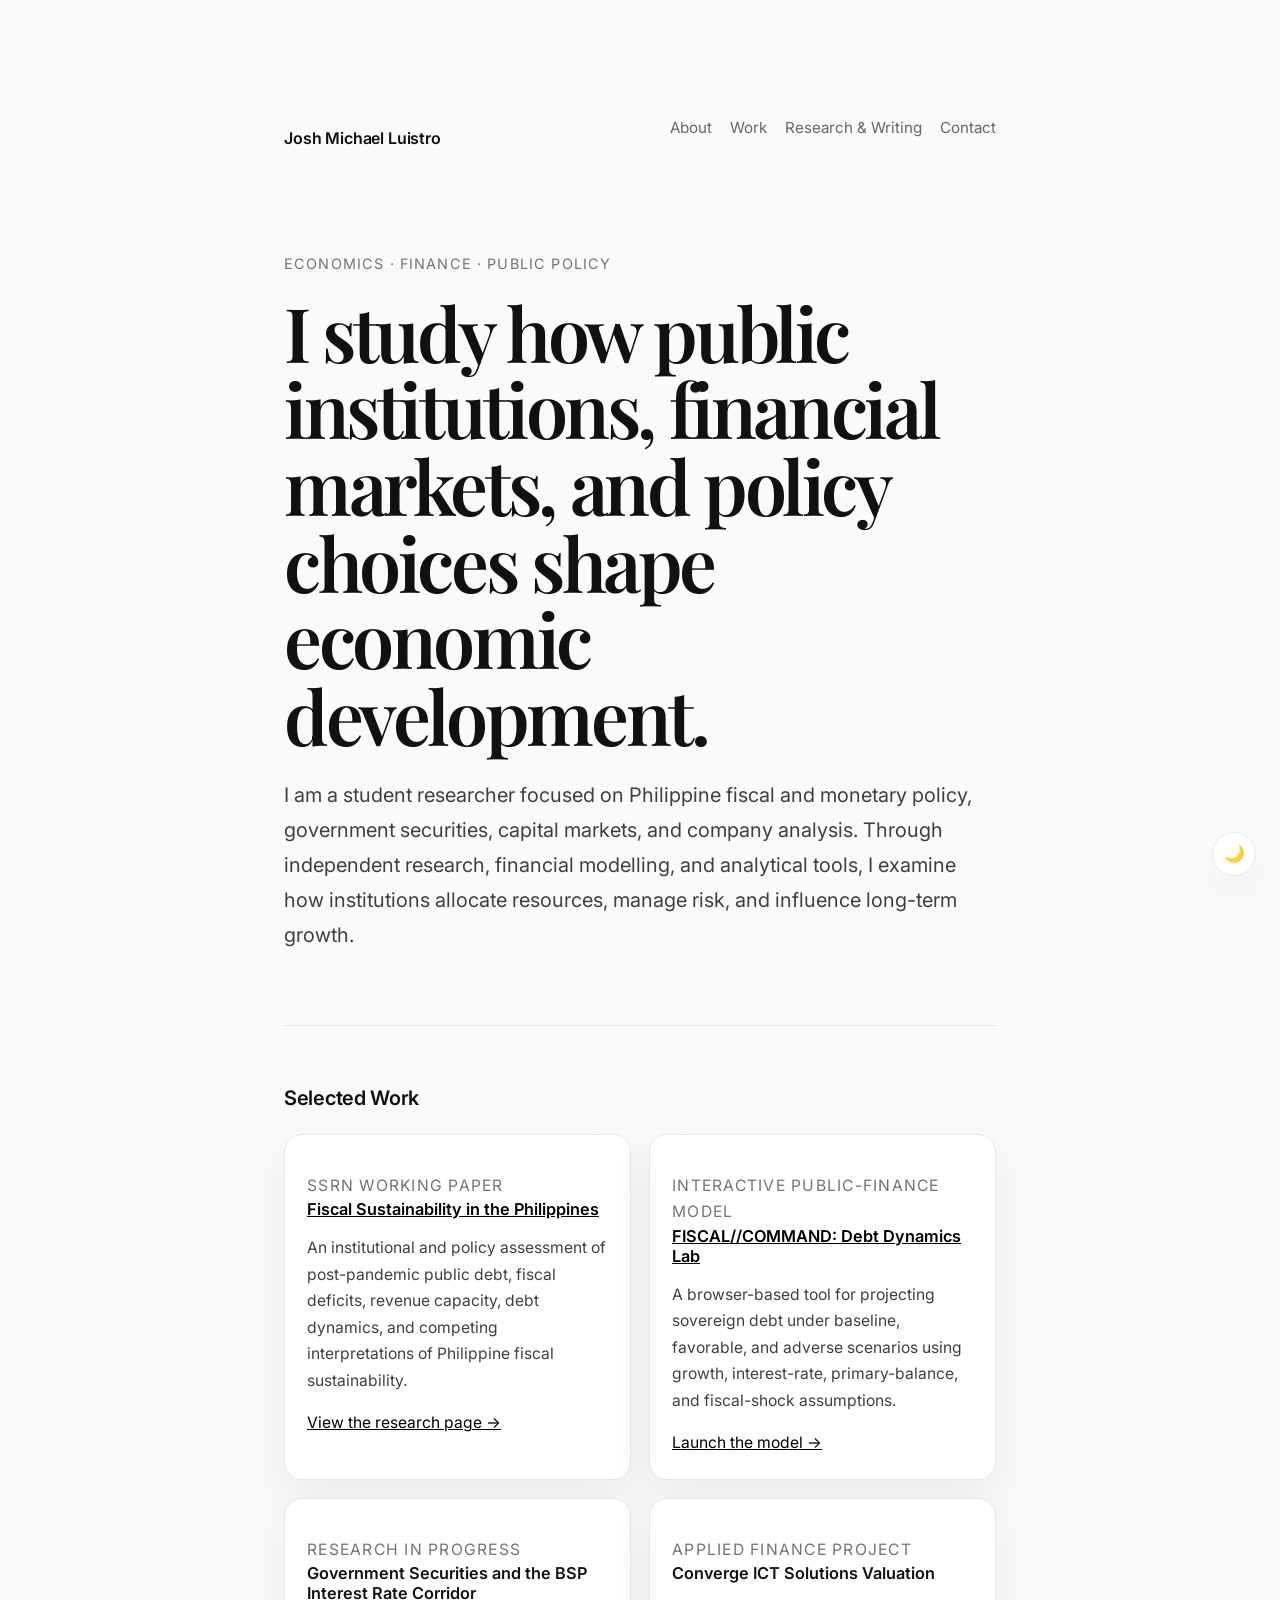
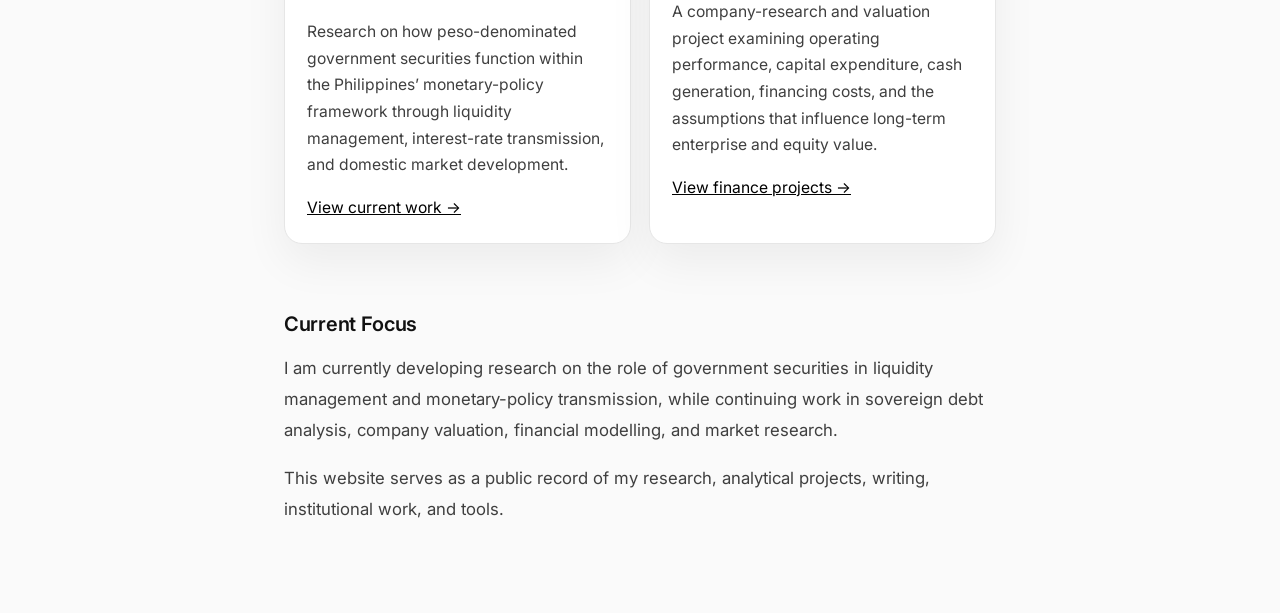
<file: index.html>
<!DOCTYPE html>
<html lang="en">
<head>
  <meta charset="UTF-8">

  <meta name="viewport" content="width=device-width, initial-scale=1.0">

  <meta
    name="description"
    content="Josh Michael Luistro is a student researcher working across economics, finance, and public policy, with interests in fiscal sustainability, monetary policy, capital markets, company valuation, and analytical tool-building."
  >

  <title>Josh Michael Luistro | Economics, Finance & Public Policy</title>

  <link
  rel="icon"
  type="image/png"
  href="/assets/site-icon.png?v=1.0"
>

<link
  rel="apple-touch-icon"
  href="/assets/site-icon.png?v=1.0"
>

  <script src="script.js"></script>
  <link rel="stylesheet" href="style.css">
</head>

<body>
  <button
    id="theme-toggle"
    type="button"
    aria-label="Toggle light and dark mode"
    title="Toggle light and dark mode"
  >
    🌙
  </button>

  <div class="container">
    <header class="site-header">
      <a class="site-title" href="index.html">
        Josh Michael Luistro
      </a>

      <nav class="site-nav" aria-label="Main navigation">
        <a href="about.html">About</a>
        <a href="projects.html">Work</a>
        <a href="writing.html">Research & Writing</a>
        <a href="contact.html">Contact</a>
      </nav>
    </header>

    <main>
      <section class="hero">
        <p class="eyebrow">
          Economics · Finance · Public Policy
        </p>

        <h1>
          I study how public institutions, financial markets, and policy choices shape economic development.
        </h1>

        <p class="lede">
          I am a student researcher focused on Philippine fiscal and monetary
          policy, government securities, capital markets, and company analysis.
          Through independent research, financial modelling, and analytical
          tools, I examine how institutions allocate resources, manage risk,
          and influence long-term growth.
        </p>
      </section>

      <hr>

      <section>
        <h2>Selected Work</h2>

        <div class="card-grid">
          <article class="card">
            <p class="eyebrow">SSRN Working Paper</p>

            <h3>
              <a href="research/philippine-fiscal-sustainability.html">
                Fiscal Sustainability in the Philippines
              </a>
            </h3>

            <p>
              An institutional and policy assessment of post-pandemic public
              debt, fiscal deficits, revenue capacity, debt dynamics, and
              competing interpretations of Philippine fiscal sustainability.
            </p>

            <p>
              <a href="research/philippine-fiscal-sustainability.html">
                View the research page →
              </a>
            </p>
          </article>

          <article class="card">
            <p class="eyebrow">Interactive Public-Finance Model</p>

            <h3>
              <a href="tools/debt-dynamics.html">
                FISCAL//COMMAND: Debt Dynamics Lab
              </a>
            </h3>

            <p>
              A browser-based tool for projecting sovereign debt under
              baseline, favorable, and adverse scenarios using growth,
              interest-rate, primary-balance, and fiscal-shock assumptions.
            </p>

            <p>
              <a href="tools/debt-dynamics.html">
                Launch the model →
              </a>
            </p>
          </article>

          <article class="card">
            <p class="eyebrow">Research in Progress</p>

            <h3>
              Government Securities and the BSP Interest Rate Corridor
            </h3>

            <p>
              Research on how peso-denominated government securities function
              within the Philippines’ monetary-policy framework through
              liquidity management, interest-rate transmission, and domestic
              market development.
            </p>

            <p>
              <a href="projects.html">
                View current work →
              </a>
            </p>
          </article>

          <article class="card">
            <p class="eyebrow">Applied Finance Project</p>

            <h3>Converge ICT Solutions Valuation</h3>

            <p>
              A company-research and valuation project examining operating
              performance, capital expenditure, cash generation, financing
              costs, and the assumptions that influence long-term enterprise
              and equity value.
            </p>

            <p>
              <a href="projects.html">
                View finance projects →
              </a>
            </p>
          </article>
        </div>
      </section>

      <section>
        <h2>Current Focus</h2>

        <p>
          I am currently developing research on the role of government
          securities in liquidity management and monetary-policy transmission,
          while continuing work in sovereign debt analysis, company valuation,
          financial modelling, and market research.
        </p>

        <p>
          This website serves as a public record of my research, analytical
          projects, writing, institutional work, and tools.
        </p>
      </section>
    </main>
  </div>
</body>
</html>
</file>
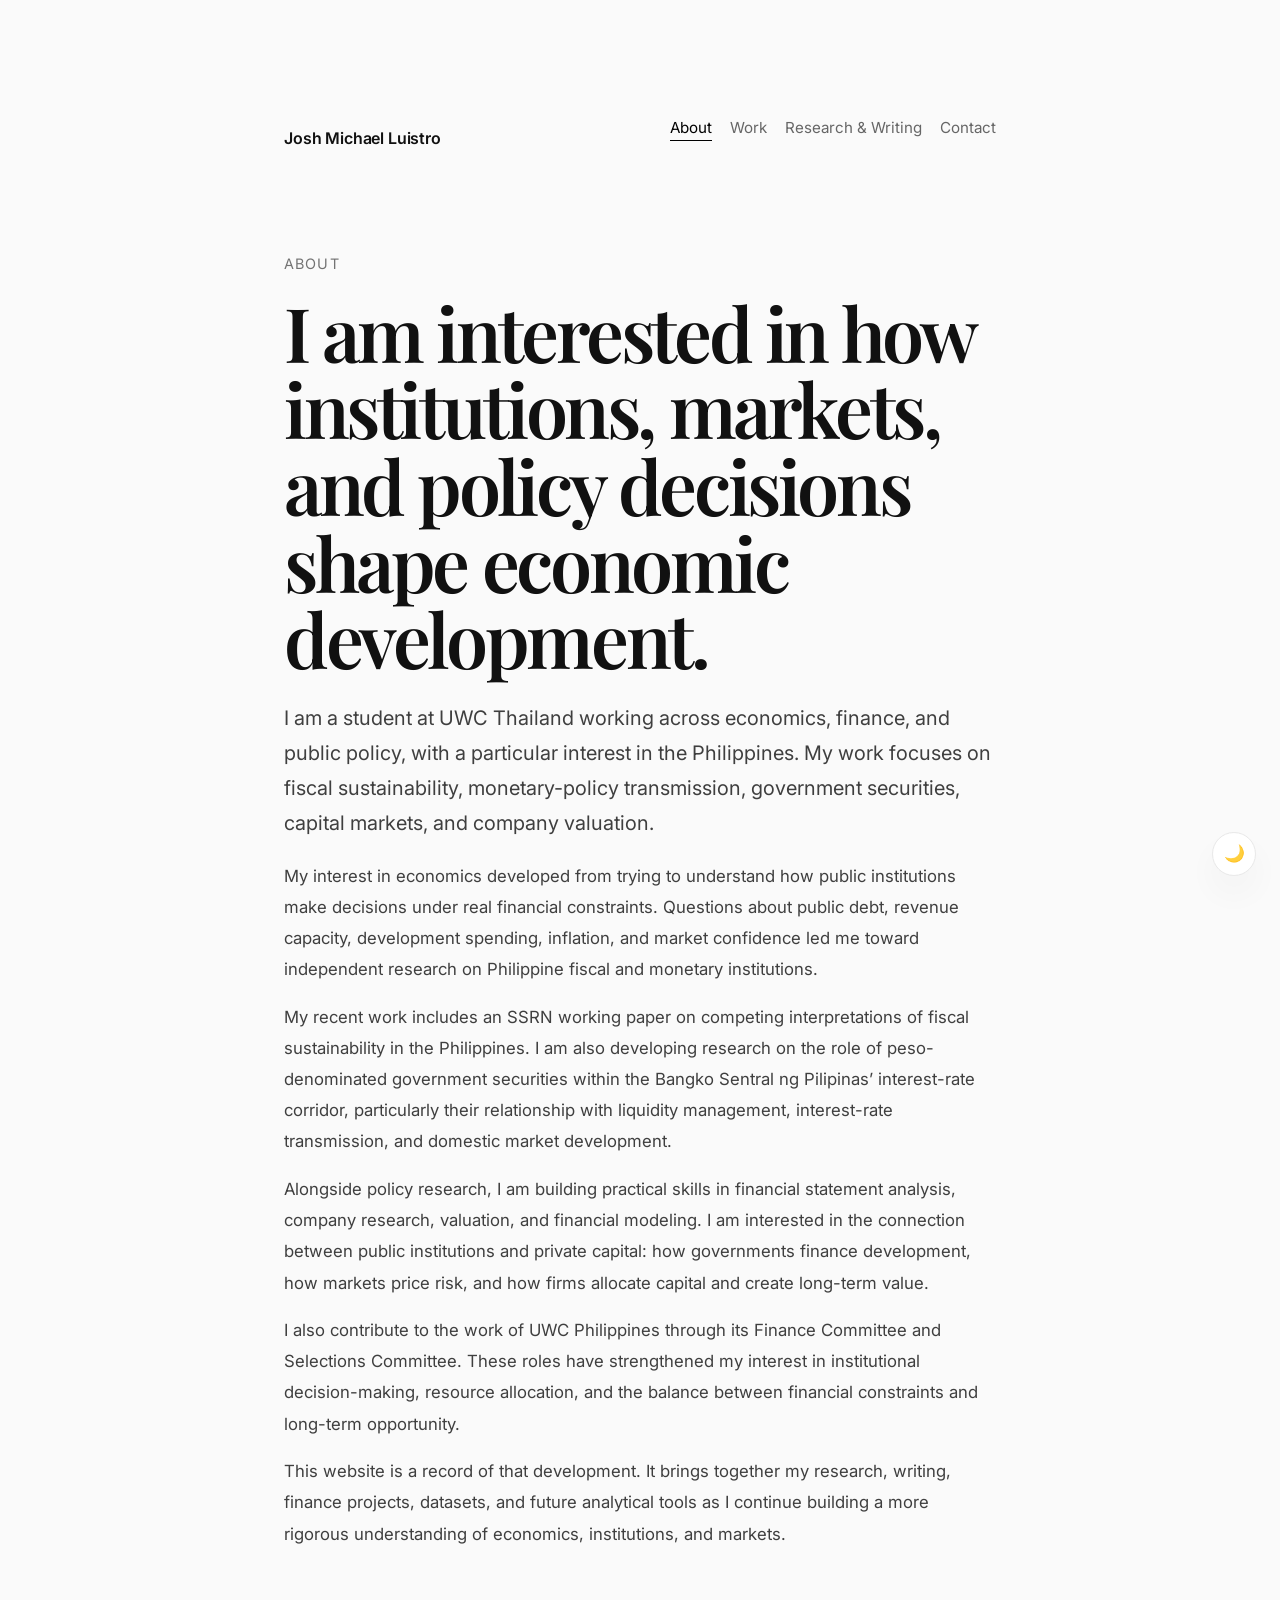
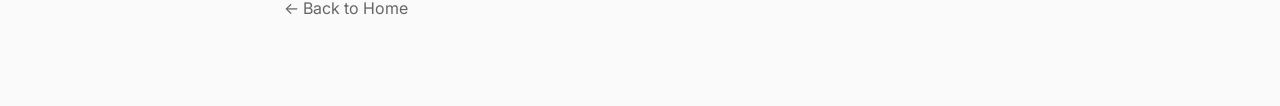
<file: about.html>
<!DOCTYPE html>
<html lang="en">
<head>
  <meta charset="UTF-8">
  <meta name="viewport" content="width=device-width, initial-scale=1.0">

  <meta
    name="description"
    content="About Josh Michael Luistro, a UWC Thailand student researcher interested in economics, finance, fiscal and monetary policy, capital markets, and Philippine development."
  >

  <title>About | Josh Michael Luistro</title>

  <link
  rel="icon"
  type="image/png"
  href="/assets/site-icon.png?v=1.0"
>

<link
  rel="apple-touch-icon"
  href="/assets/site-icon.png?v=1.0"
>

  <script src="script.js"></script>
  <link rel="stylesheet" href="style.css">
</head>

<body>
  <button
    id="theme-toggle"
    type="button"
    aria-label="Toggle light and dark mode"
    title="Toggle light and dark mode"
  >
    🌙
  </button>

  <div class="container">
    <header class="site-header">
      <a class="site-title" href="index.html">
        Josh Michael Luistro
      </a>

      <nav class="site-nav" aria-label="Main navigation">
        <a class="active" href="about.html">About</a>
        <a href="projects.html">Work</a>
        <a href="writing.html">Research & Writing</a>
        <a href="contact.html">Contact</a>
      </nav>
    </header>

    <main>
      <p class="eyebrow">About</p>

      <h1>
        I am interested in how institutions, markets, and policy decisions shape economic development.
      </h1>

      <p class="lede">
        I am a student at UWC Thailand working across economics, finance,
        and public policy, with a particular interest in the Philippines.
        My work focuses on fiscal sustainability, monetary-policy transmission,
        government securities, capital markets, and company valuation.
      </p>

      <p>
        My interest in economics developed from trying to understand how public
        institutions make decisions under real financial constraints. Questions
        about public debt, revenue capacity, development spending, inflation,
        and market confidence led me toward independent research on Philippine
        fiscal and monetary institutions.
      </p>

      <p>
        My recent work includes an SSRN working paper on competing interpretations
        of fiscal sustainability in the Philippines. I am also developing research
        on the role of peso-denominated government securities within the Bangko
        Sentral ng Pilipinas’ interest-rate corridor, particularly their relationship
        with liquidity management, interest-rate transmission, and domestic market
        development.
      </p>

      <p>
        Alongside policy research, I am building practical skills in financial
        statement analysis, company research, valuation, and financial modeling.
        I am interested in the connection between public institutions and private
        capital: how governments finance development, how markets price risk, and
        how firms allocate capital and create long-term value.
      </p>

      <p>
        I also contribute to the work of UWC Philippines through its Finance
        Committee and Selections Committee. These roles have strengthened my
        interest in institutional decision-making, resource allocation, and the
        balance between financial constraints and long-term opportunity.
      </p>

      <p>
        This website is a record of that development. It brings together my
        research, writing, finance projects, datasets, and future analytical tools
        as I continue building a more rigorous understanding of economics,
        institutions, and markets.
      </p>

      <a class="back-link" href="index.html">← Back to Home</a>
    </main>
  </div>
</body>
</html>
</file>
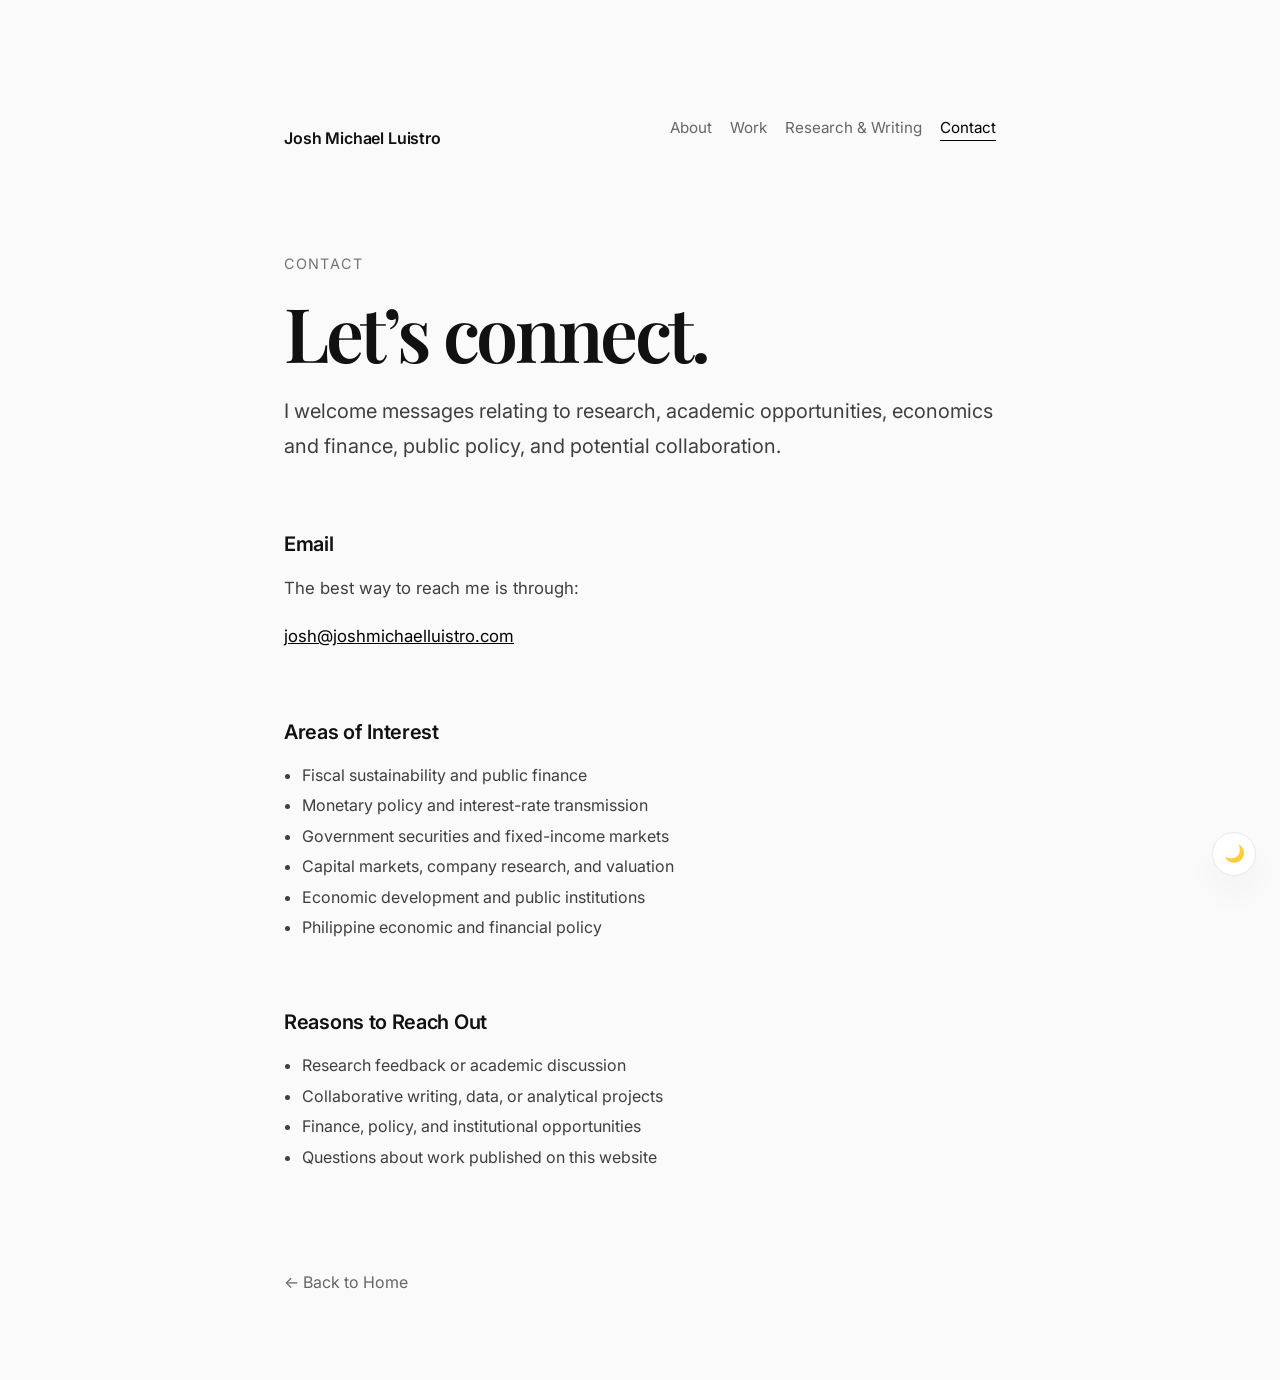
<file: contact.html>
<!DOCTYPE html>
<html lang="en">
<head>
  <meta charset="UTF-8">

  <meta name="viewport" content="width=device-width, initial-scale=1.0">

  <meta
    name="description"
    content="Contact Josh Michael Luistro regarding research, economics, finance, public policy, academic opportunities, and collaboration."
  >

  <title>Contact | Josh Michael Luistro</title>

  <link
  rel="icon"
  type="image/png"
  href="/assets/site-icon.png?v=1.0"
>

<link
  rel="apple-touch-icon"
  href="/assets/site-icon.png?v=1.0"
>

  <script src="script.js"></script>
  <link rel="stylesheet" href="style.css">
</head>

<body>
  <button
    id="theme-toggle"
    type="button"
    aria-label="Toggle light and dark mode"
    title="Toggle light and dark mode"
  >
    🌙
  </button>

  <div class="container">
    <header class="site-header">
      <a class="site-title" href="index.html">
        Josh Michael Luistro
      </a>

      <nav class="site-nav" aria-label="Main navigation">
        <a href="about.html">About</a>
        <a href="projects.html">Work</a>
        <a href="writing.html">Research & Writing</a>
        <a class="active" href="contact.html">Contact</a>
      </nav>
    </header>

    <main>
      <section class="page-intro">
        <p class="eyebrow">Contact</p>

        <h1>Let’s connect.</h1>

        <p class="lede">
          I welcome messages relating to research, academic opportunities,
          economics and finance, public policy, and potential collaboration.
        </p>
      </section>

      <section>
        <h2>Email</h2>

        <p>
          The best way to reach me is through:
        </p>

        <p>
          <a href="mailto:josh@joshmichaelluistro.com">
            josh@joshmichaelluistro.com
          </a>
        </p>
      </section>

      <section>
        <h2>Areas of Interest</h2>

        <ul class="list-clean">
          <li>Fiscal sustainability and public finance</li>
          <li>Monetary policy and interest-rate transmission</li>
          <li>Government securities and fixed-income markets</li>
          <li>Capital markets, company research, and valuation</li>
          <li>Economic development and public institutions</li>
          <li>Philippine economic and financial policy</li>
        </ul>
      </section>

      <section>
        <h2>Reasons to Reach Out</h2>

        <ul class="list-clean">
          <li>Research feedback or academic discussion</li>
          <li>Collaborative writing, data, or analytical projects</li>
          <li>Finance, policy, and institutional opportunities</li>
          <li>Questions about work published on this website</li>
        </ul>
      </section>

      <a class="back-link" href="index.html">← Back to Home</a>
    </main>
  </div>
</body>
</html>
</file>
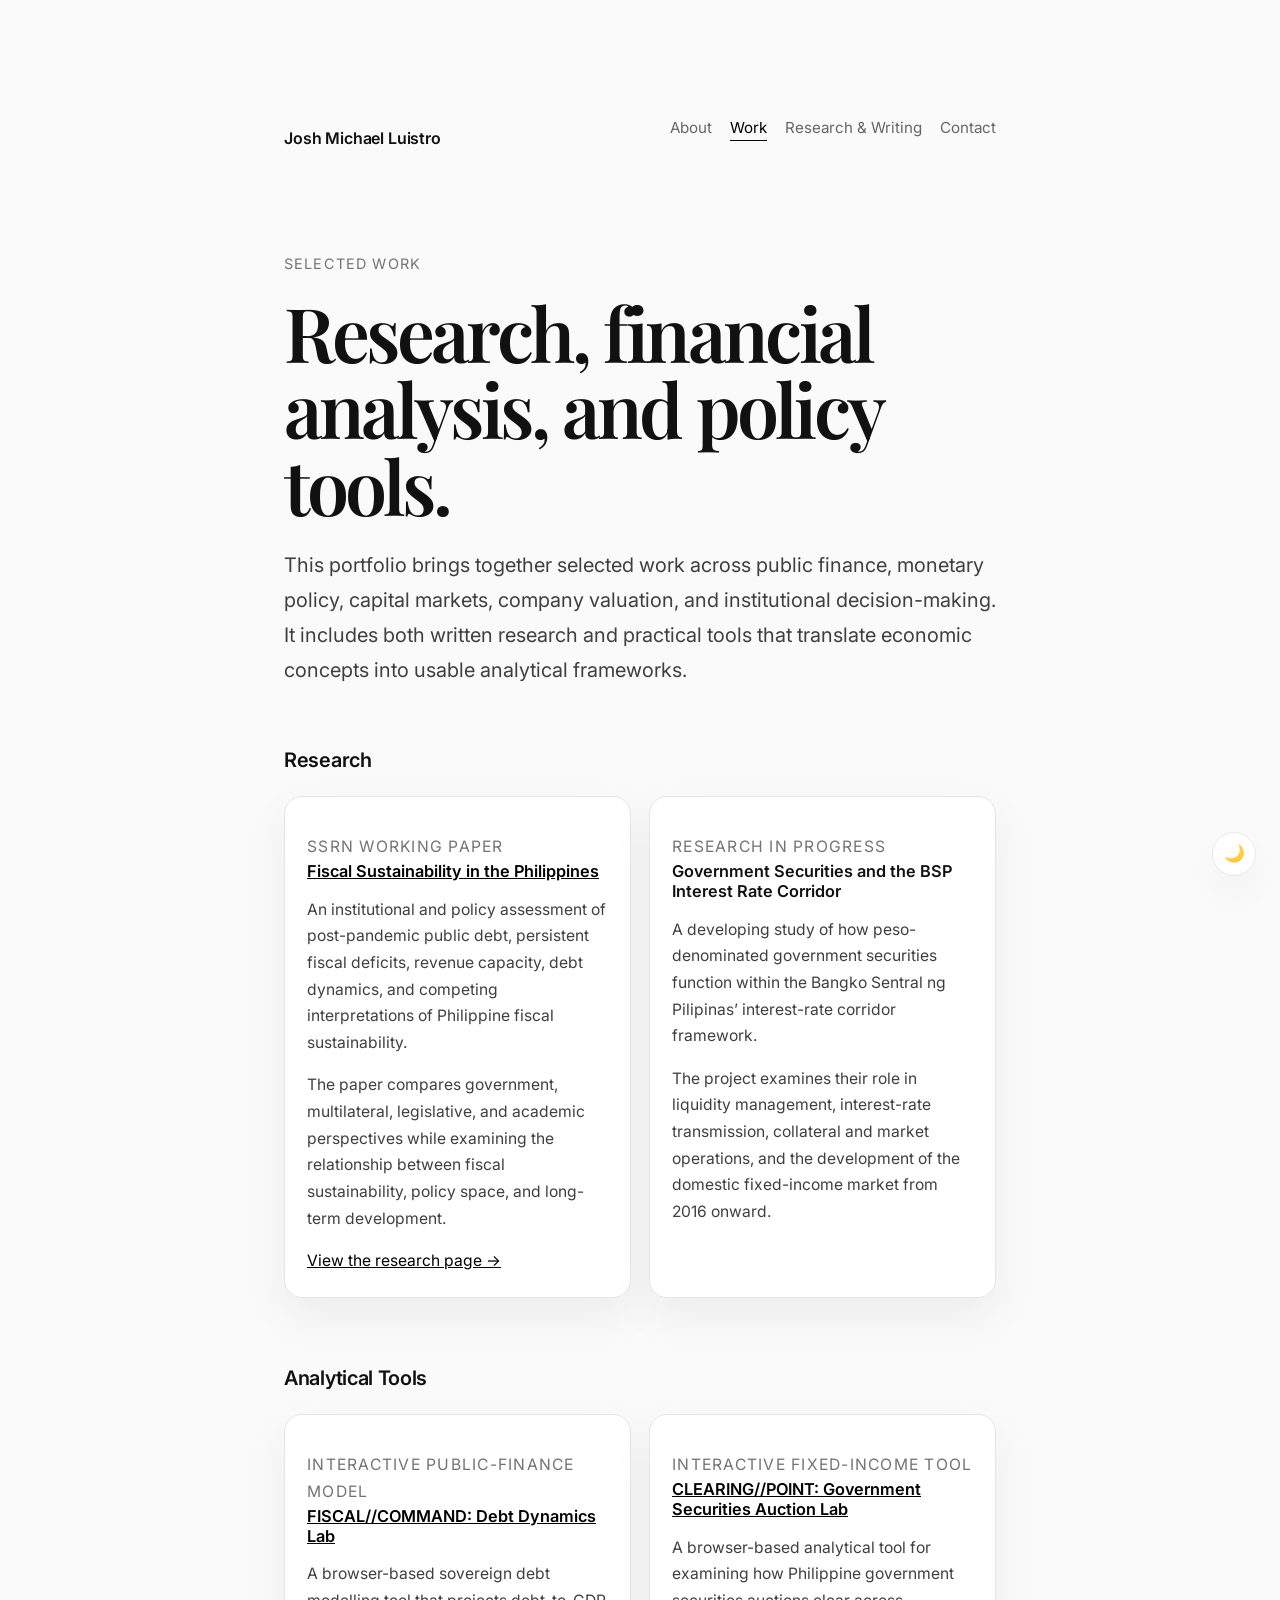
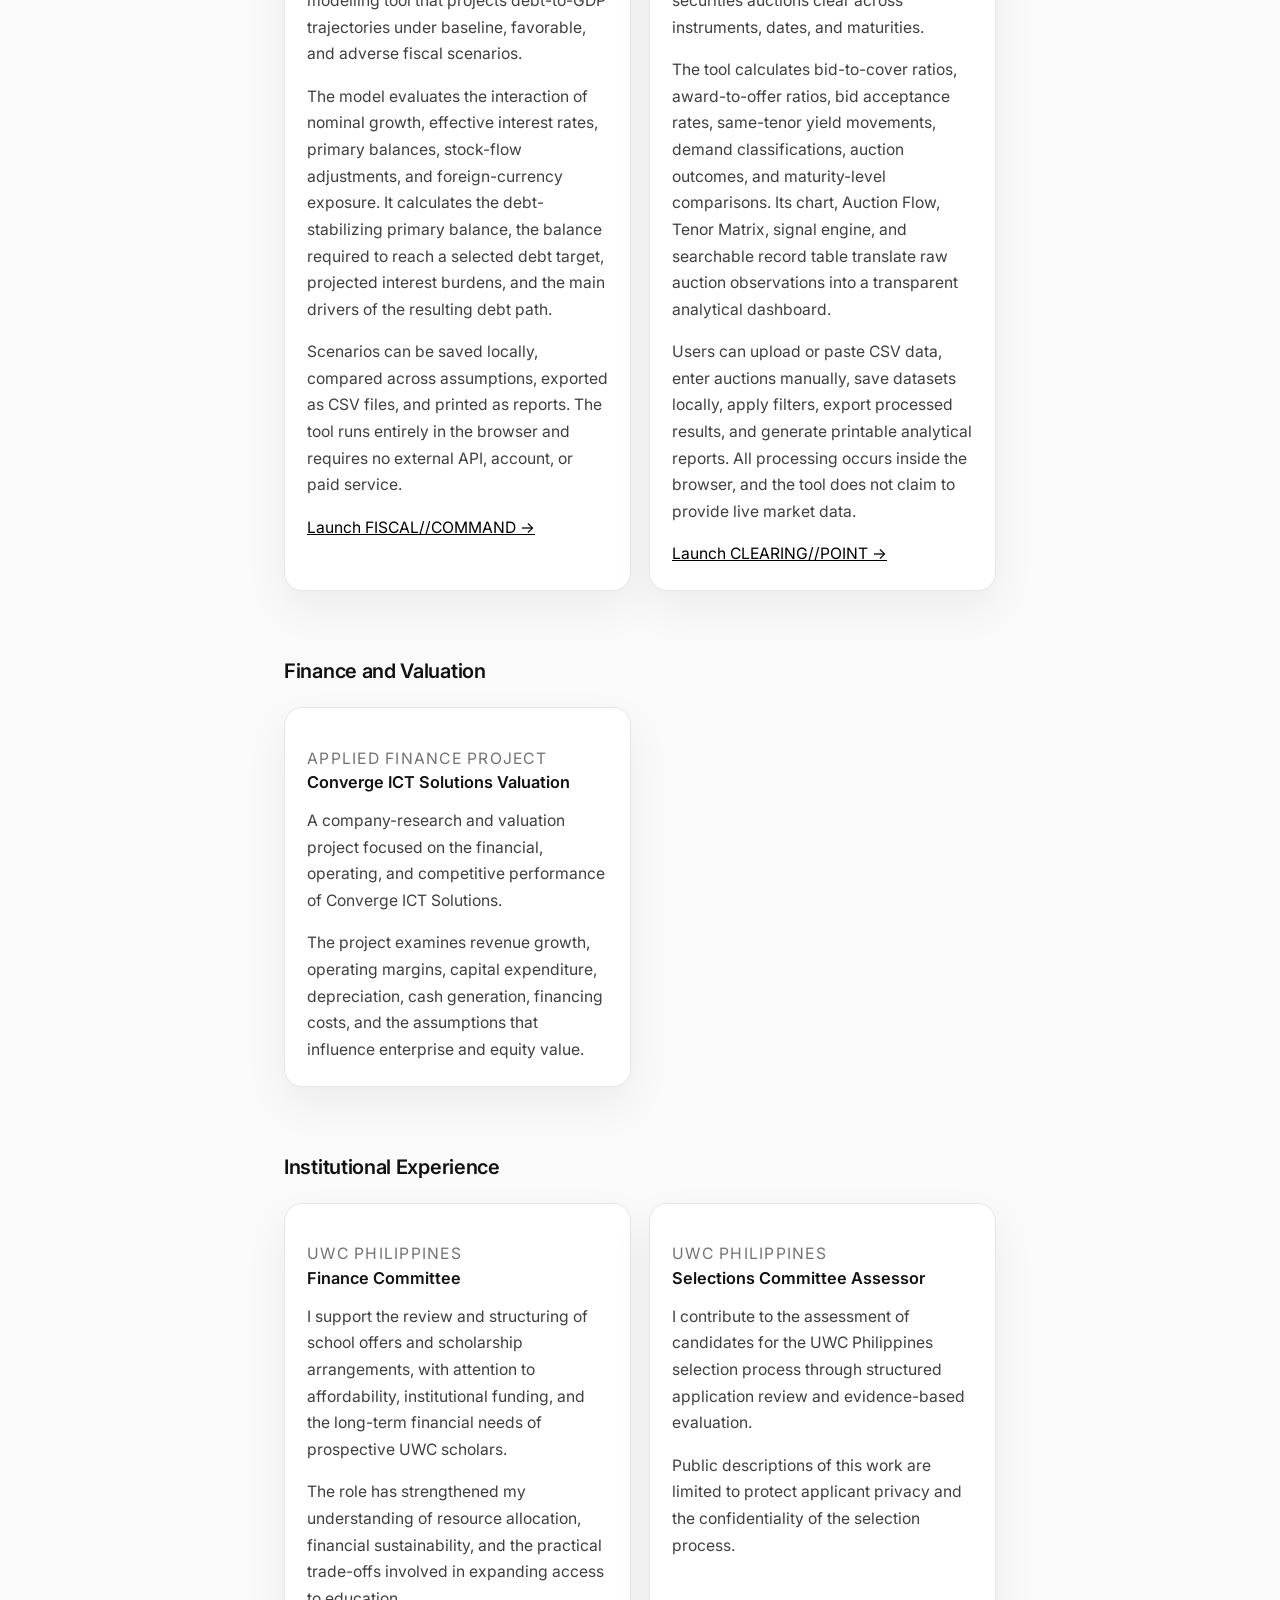
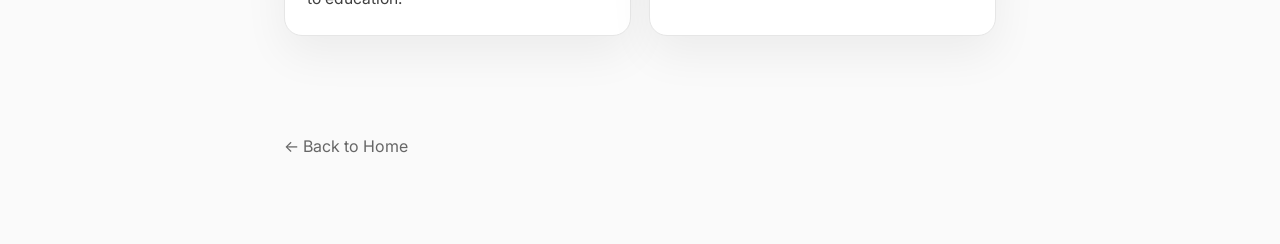
<file: projects.html>
<!DOCTYPE html>
<html lang="en">
<head>
  <meta charset="UTF-8">

  <meta name="viewport" content="width=device-width, initial-scale=1.0">

  <meta
    name="description"
    content="Selected research, financial analysis, public-finance tools, and institutional experience by Josh Michael Luistro."
  >

  <title>Work | Josh Michael Luistro</title>

  <link
  rel="icon"
  type="image/png"
  href="/assets/site-icon.png?v=1.0"
>

<link
  rel="apple-touch-icon"
  href="/assets/site-icon.png?v=1.0"
>

  <script src="script.js"></script>
  <link rel="stylesheet" href="style.css">
</head>

<body>
  <button
    id="theme-toggle"
    type="button"
    aria-label="Toggle light and dark mode"
    title="Toggle light and dark mode"
  >
    🌙
  </button>

  <div class="container">
    <header class="site-header">
      <a class="site-title" href="index.html">
        Josh Michael Luistro
      </a>

      <nav class="site-nav" aria-label="Main navigation">
        <a href="about.html">About</a>
        <a class="active" href="projects.html">Work</a>
        <a href="writing.html">Research & Writing</a>
        <a href="contact.html">Contact</a>
      </nav>
    </header>

    <main>
      <p class="eyebrow">Selected Work</p>

      <h1>Research, financial analysis, and policy tools.</h1>

      <p class="lede">
        This portfolio brings together selected work across public finance,
        monetary policy, capital markets, company valuation, and institutional
        decision-making. It includes both written research and practical tools
        that translate economic concepts into usable analytical frameworks.
      </p>

      <section>
        <h2>Research</h2>

        <div class="card-grid">
          <article class="card">
            <p class="eyebrow">SSRN Working Paper</p>

            <h3>
              <a href="research/philippine-fiscal-sustainability.html">
                Fiscal Sustainability in the Philippines
              </a>
            </h3>

            <p>
              An institutional and policy assessment of post-pandemic public
              debt, persistent fiscal deficits, revenue capacity, debt dynamics,
              and competing interpretations of Philippine fiscal sustainability.
            </p>

            <p>
              The paper compares government, multilateral, legislative, and
              academic perspectives while examining the relationship between
              fiscal sustainability, policy space, and long-term development.
            </p>

            <p>
              <a href="research/philippine-fiscal-sustainability.html">
                View the research page →
              </a>
            </p>
          </article>

          <article class="card">
            <p class="eyebrow">Research in Progress</p>

            <h3>
              Government Securities and the BSP Interest Rate Corridor
            </h3>

            <p>
              A developing study of how peso-denominated government securities
              function within the Bangko Sentral ng Pilipinas’ interest-rate
              corridor framework.
            </p>

            <p>
              The project examines their role in liquidity management,
              interest-rate transmission, collateral and market operations,
              and the development of the domestic fixed-income market from
              2016 onward.
            </p>
          </article>
        </div>
      </section>

      <section>
        <h2>Analytical Tools</h2>

        <div class="card-grid">
          <article class="card">
            <p class="eyebrow">Interactive Public-Finance Model</p>

            <h3>
              <a href="tools/debt-dynamics.html">
                FISCAL//COMMAND: Debt Dynamics Lab
              </a>
            </h3>

            <p>
              A browser-based sovereign debt modelling tool that projects
              debt-to-GDP trajectories under baseline, favorable, and adverse
              fiscal scenarios.
            </p>

            <p>
              The model evaluates the interaction of nominal growth, effective
              interest rates, primary balances, stock-flow adjustments, and
              foreign-currency exposure. It calculates the debt-stabilizing
              primary balance, the balance required to reach a selected debt
              target, projected interest burdens, and the main drivers of the
              resulting debt path.
            </p>

            <p>
              Scenarios can be saved locally, compared across assumptions,
              exported as CSV files, and printed as reports. The tool runs
              entirely in the browser and requires no external API, account,
              or paid service.
            </p>

            <p>
              <a href="tools/debt-dynamics.html">
                Launch FISCAL//COMMAND →
              </a>
            </p>
          </article>
          <article class="card">
  <p class="eyebrow">
    Interactive Fixed-Income Tool
  </p>

  <h3>
    <a href="tools/clearing-point.html">
      CLEARING//POINT: Government Securities Auction Lab
    </a>
  </h3>

  <p>
    A browser-based analytical tool for examining how Philippine government
    securities auctions clear across instruments, dates, and maturities.
  </p>

  <p>
    The tool calculates bid-to-cover ratios, award-to-offer ratios, bid
    acceptance rates, same-tenor yield movements, demand classifications,
    auction outcomes, and maturity-level comparisons. Its chart, Auction Flow,
    Tenor Matrix, signal engine, and searchable record table translate raw
    auction observations into a transparent analytical dashboard.
  </p>

  <p>
    Users can upload or paste CSV data, enter auctions manually, save datasets
    locally, apply filters, export processed results, and generate printable
    analytical reports. All processing occurs inside the browser, and the tool
    does not claim to provide live market data.
  </p>

  <p>
    <a href="tools/clearing-point.html">
      Launch CLEARING//POINT →
    </a>
  </p>
</article>
        </div>
      </section>

      <section>
        <h2>Finance and Valuation</h2>

        <div class="card-grid">
          <article class="card">
            <p class="eyebrow">Applied Finance Project</p>

            <h3>Converge ICT Solutions Valuation</h3>

            <p>
              A company-research and valuation project focused on the financial,
              operating, and competitive performance of Converge ICT Solutions.
            </p>

            <p>
              The project examines revenue growth, operating margins, capital
              expenditure, depreciation, cash generation, financing costs, and
              the assumptions that influence enterprise and equity value.
            </p>
          </article>
        </div>
      </section>

      <section>
        <h2>Institutional Experience</h2>

        <div class="card-grid">
          <article class="card">
            <p class="eyebrow">UWC Philippines</p>

            <h3>Finance Committee</h3>

            <p>
              I support the review and structuring of school offers and
              scholarship arrangements, with attention to affordability,
              institutional funding, and the long-term financial needs of
              prospective UWC scholars.
            </p>

            <p>
              The role has strengthened my understanding of resource allocation,
              financial sustainability, and the practical trade-offs involved in
              expanding access to education.
            </p>
          </article>

          <article class="card">
            <p class="eyebrow">UWC Philippines</p>

            <h3>Selections Committee Assessor</h3>

            <p>
              I contribute to the assessment of candidates for the UWC
              Philippines selection process through structured application
              review and evidence-based evaluation.
            </p>

            <p>
              Public descriptions of this work are limited to protect applicant
              privacy and the confidentiality of the selection process.
            </p>
          </article>
        </div>
      </section>

      <a class="back-link" href="index.html">← Back to Home</a>
    </main>
  </div>
</body>
</html>
</file>
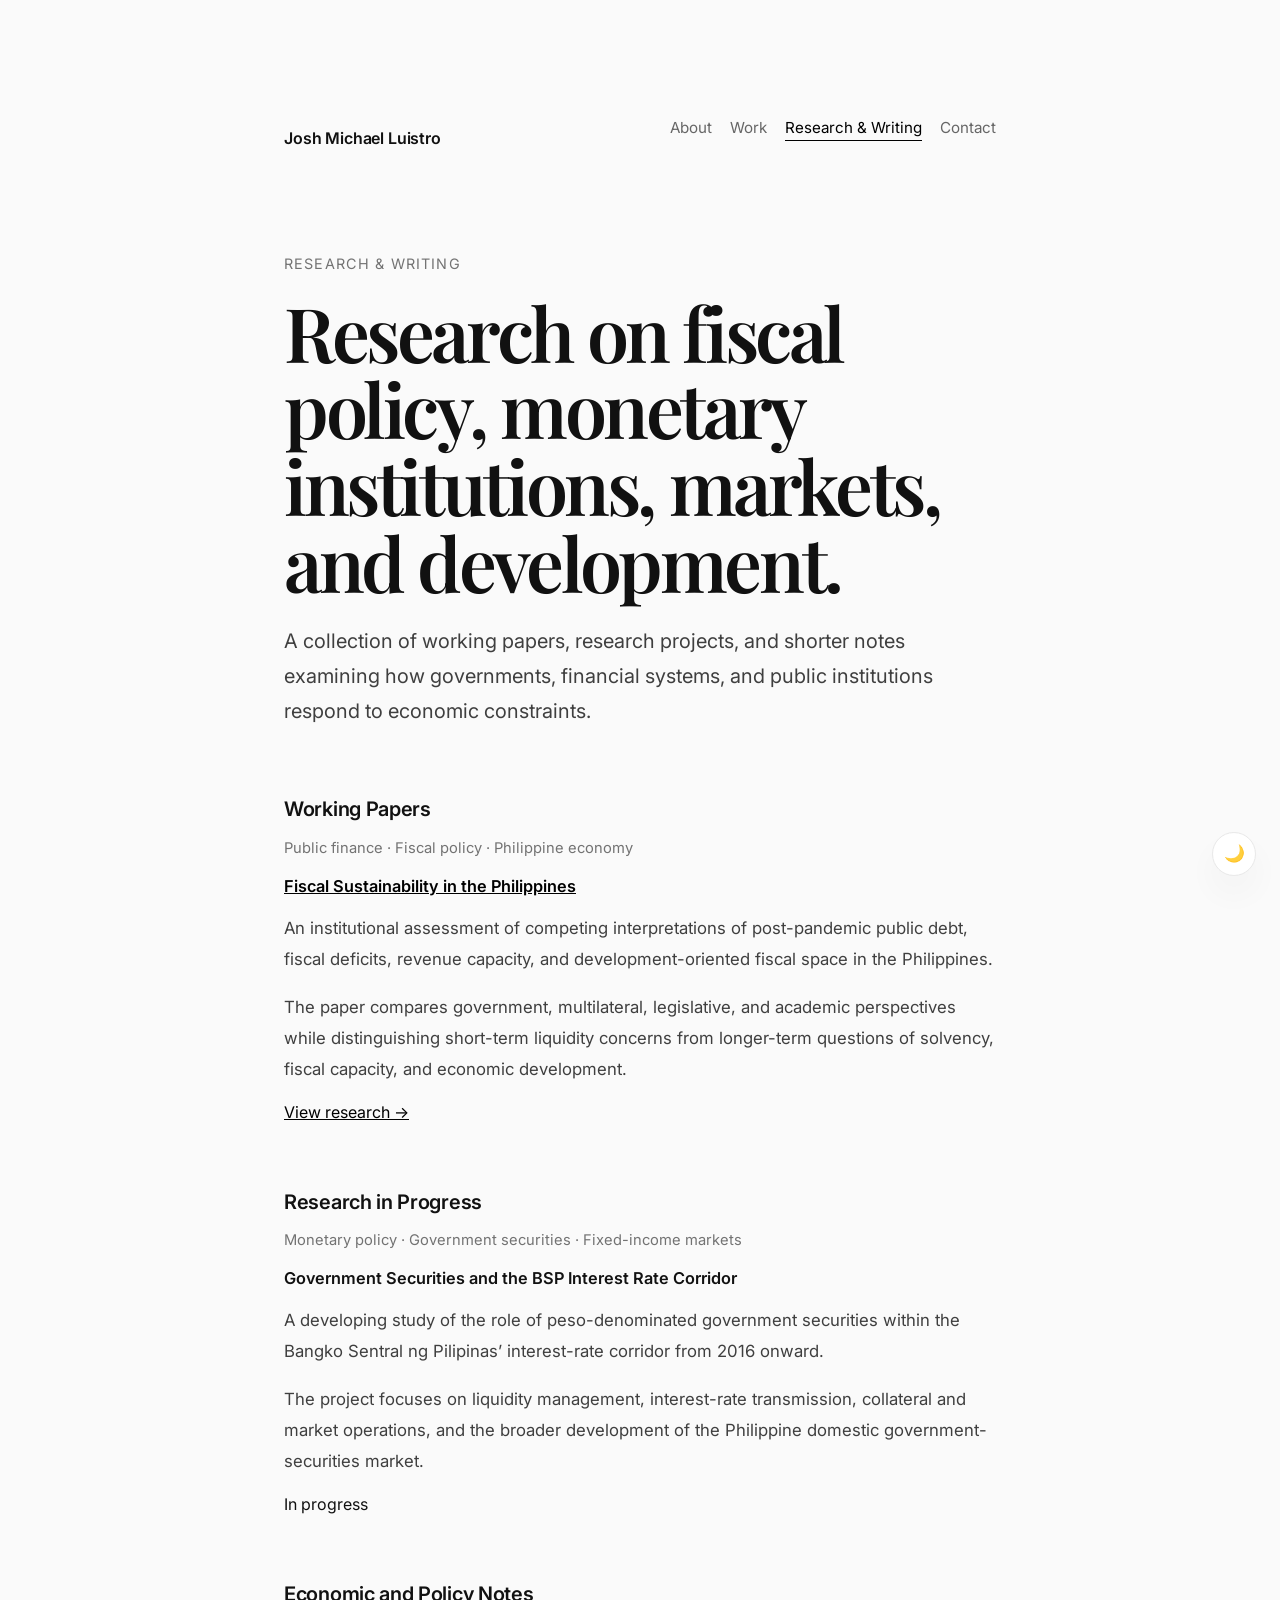
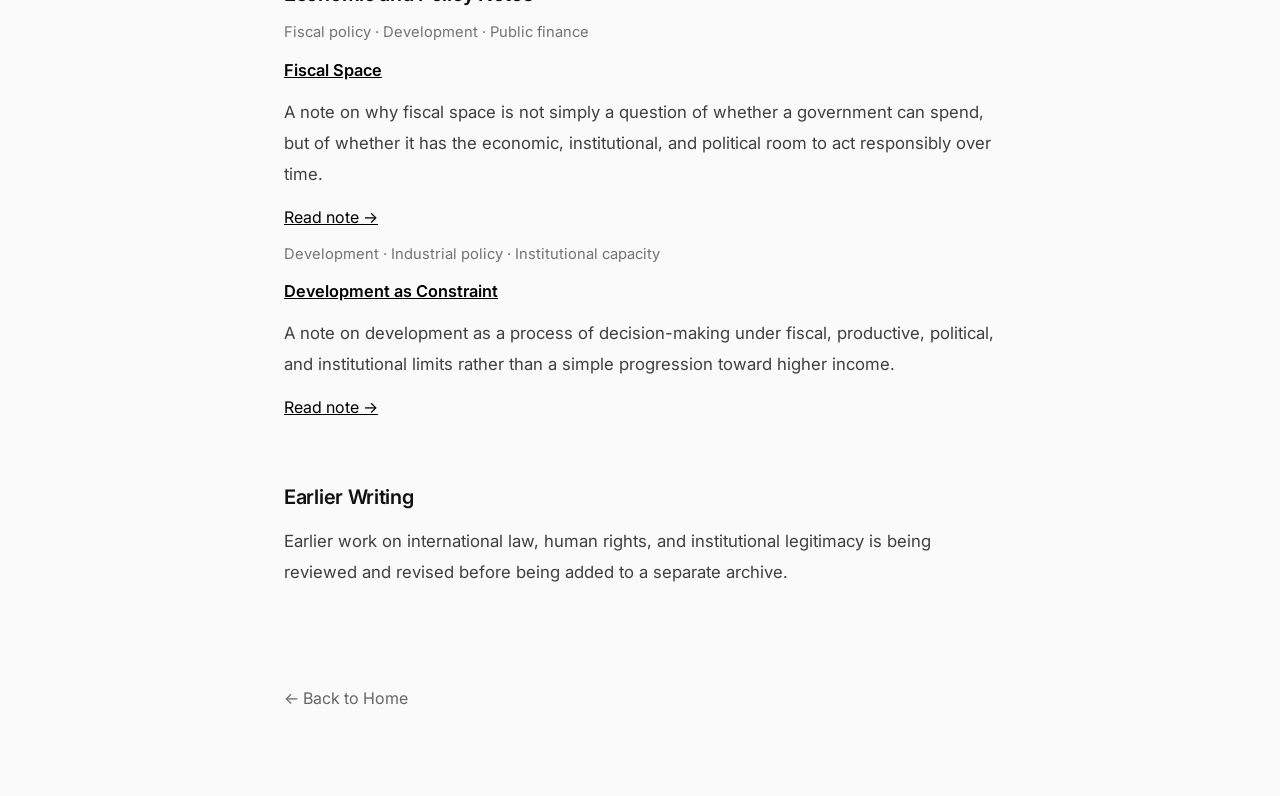
<file: writing.html>
<!DOCTYPE html>
<html lang="en">
<head>
  <meta charset="UTF-8">

  <meta name="viewport" content="width=device-width, initial-scale=1.0">

  <meta
    name="description"
    content="Research papers, economic notes, and policy analysis by Josh Michael Luistro on Philippine fiscal sustainability, monetary policy, development, and financial markets."
  >

  <title>Research & Writing | Josh Michael Luistro</title>

  <link
  rel="icon"
  type="image/png"
  href="/assets/site-icon.png?v=1.0"
>

<link
  rel="apple-touch-icon"
  href="/assets/site-icon.png?v=1.0"
>

  <script src="script.js"></script>
  <link rel="stylesheet" href="style.css">
</head>

<body>
  <button
    id="theme-toggle"
    type="button"
    aria-label="Toggle light and dark mode"
    title="Toggle light and dark mode"
  >
    🌙
  </button>

  <div class="container">
    <header class="site-header">
      <a class="site-title" href="index.html">
        Josh Michael Luistro
      </a>

      <nav class="site-nav" aria-label="Main navigation">
        <a href="about.html">About</a>
        <a href="projects.html">Work</a>
        <a class="active" href="writing.html">Research & Writing</a>
        <a href="contact.html">Contact</a>
      </nav>
    </header>

    <main>
      <section class="page-intro">
        <p class="eyebrow">Research & Writing</p>

        <h1>
          Research on fiscal policy, monetary institutions, markets, and development.
        </h1>

        <p class="lede">
          A collection of working papers, research projects, and shorter notes
          examining how governments, financial systems, and public institutions
          respond to economic constraints.
        </p>
      </section>

      <section>
        <h2>Working Papers</h2>

        <div class="writing-list">
          <article class="writing-card">
            <div>
              <p class="meta">
                Public finance · Fiscal policy · Philippine economy
              </p>

              <h3>
                <a href="research/philippine-fiscal-sustainability.html">
                  Fiscal Sustainability in the Philippines
                </a>
              </h3>

              <p>
                An institutional assessment of competing interpretations of
                post-pandemic public debt, fiscal deficits, revenue capacity,
                and development-oriented fiscal space in the Philippines.
              </p>

              <p>
                The paper compares government, multilateral, legislative, and
                academic perspectives while distinguishing short-term liquidity
                concerns from longer-term questions of solvency, fiscal capacity,
                and economic development.
              </p>
            </div>

            <a
              class="read-link"
              href="research/philippine-fiscal-sustainability.html"
            >
              View research →
            </a>
          </article>
        </div>
      </section>

      <section>
        <h2>Research in Progress</h2>

        <div class="writing-list">
          <article class="writing-card">
            <div>
              <p class="meta">
                Monetary policy · Government securities · Fixed-income markets
              </p>

              <h3>
                Government Securities and the BSP Interest Rate Corridor
              </h3>

              <p>
                A developing study of the role of peso-denominated government
                securities within the Bangko Sentral ng Pilipinas’ interest-rate
                corridor from 2016 onward.
              </p>

              <p>
                The project focuses on liquidity management, interest-rate
                transmission, collateral and market operations, and the broader
                development of the Philippine domestic government-securities market.
              </p>
            </div>

            <span class="read-link">In progress</span>
          </article>
        </div>
      </section>

      <section>
        <h2>Economic and Policy Notes</h2>

        <div class="writing-list">
          <article class="writing-card">
            <div>
              <p class="meta">
                Fiscal policy · Development · Public finance
              </p>

              <h3>
                <a href="notes/fiscal-space.html">
                  Fiscal Space
                </a>
              </h3>

              <p>
                A note on why fiscal space is not simply a question of whether
                a government can spend, but of whether it has the economic,
                institutional, and political room to act responsibly over time.
              </p>
            </div>

            <a class="read-link" href="notes/fiscal-space.html">
              Read note →
            </a>
          </article>

          <article class="writing-card">
            <div>
              <p class="meta">
                Development · Industrial policy · Institutional capacity
              </p>

              <h3>
                <a href="notes/development-as-constraint.html">
                  Development as Constraint
                </a>
              </h3>

              <p>
                A note on development as a process of decision-making under
                fiscal, productive, political, and institutional limits rather
                than a simple progression toward higher income.
              </p>
            </div>

            <a
              class="read-link"
              href="notes/development-as-constraint.html"
            >
              Read note →
            </a>
          </article>
        </div>
      </section>

      <section>
        <h2>Earlier Writing</h2>

        <p>
          Earlier work on international law, human rights, and institutional
          legitimacy is being reviewed and revised before being added to a
          separate archive.
        </p>
      </section>

      <a class="back-link" href="index.html">← Back to Home</a>
    </main>
  </div>
</body>
</html>
</file>
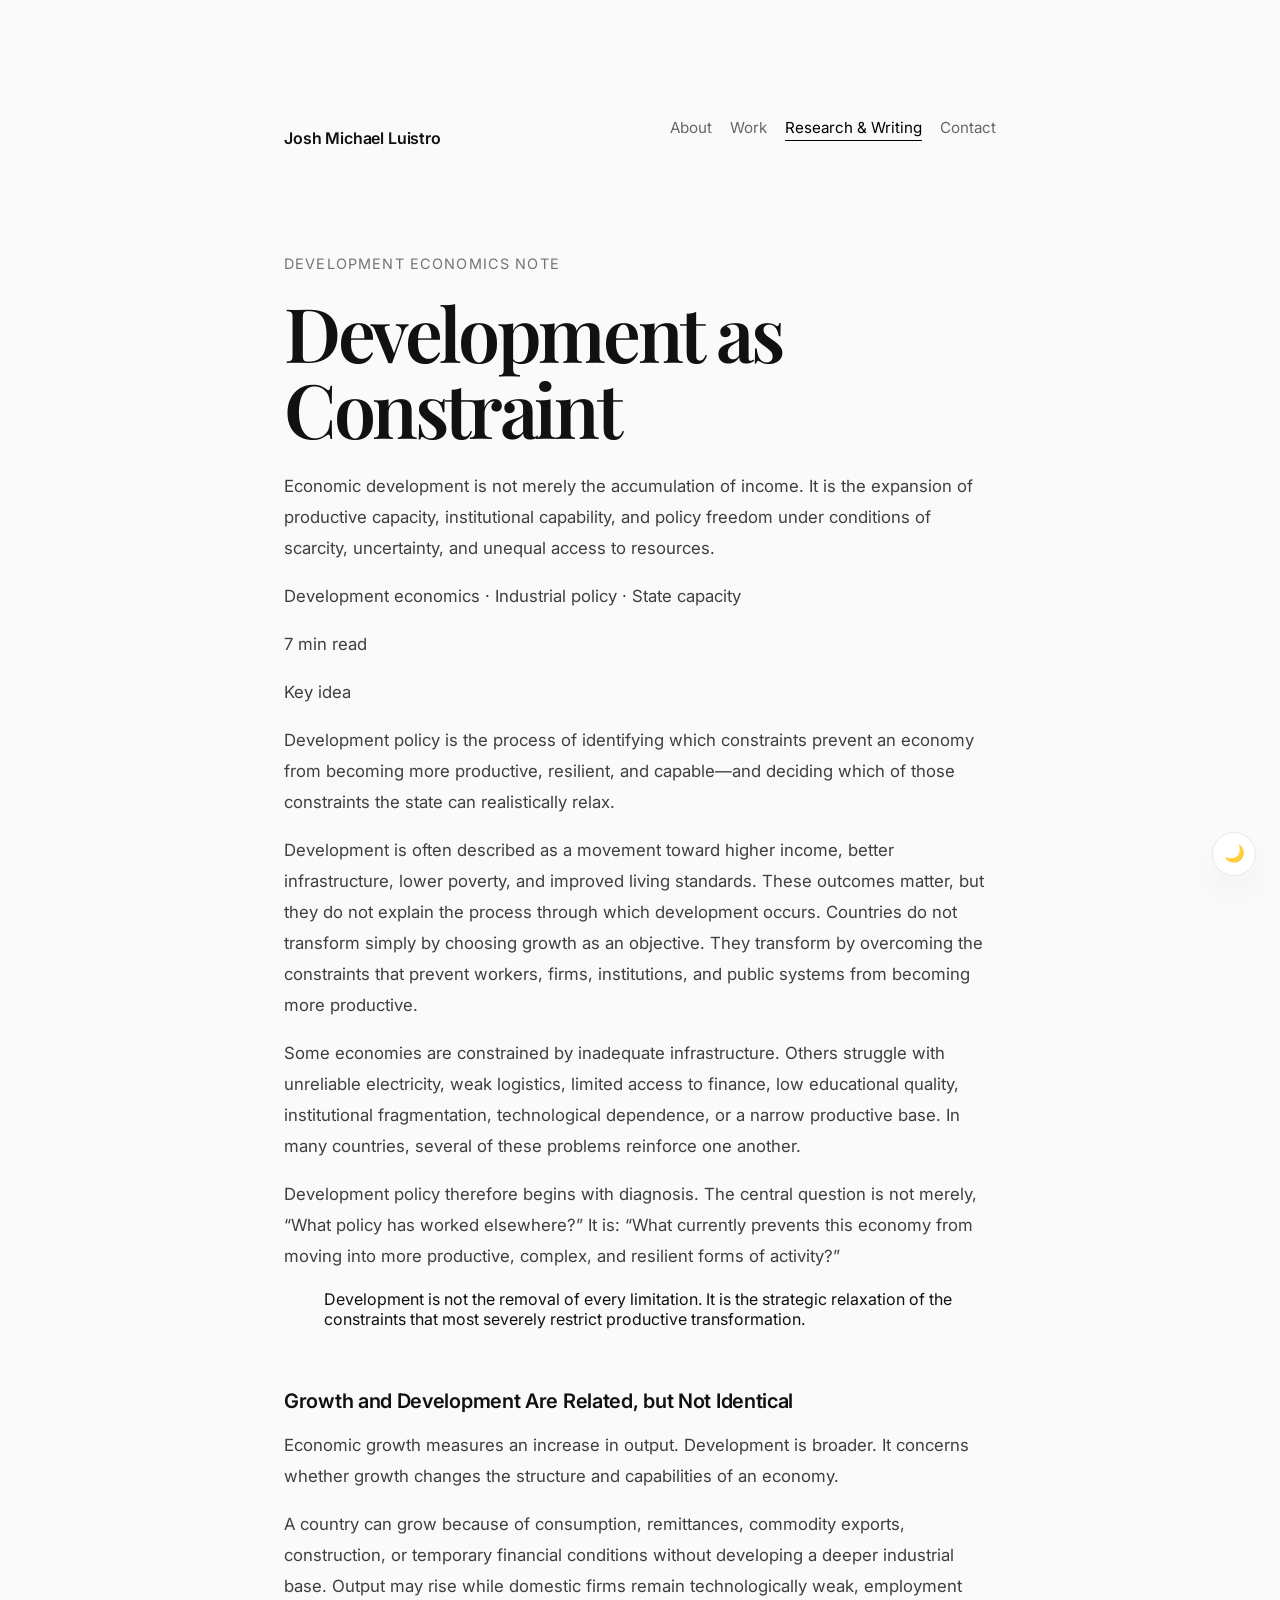
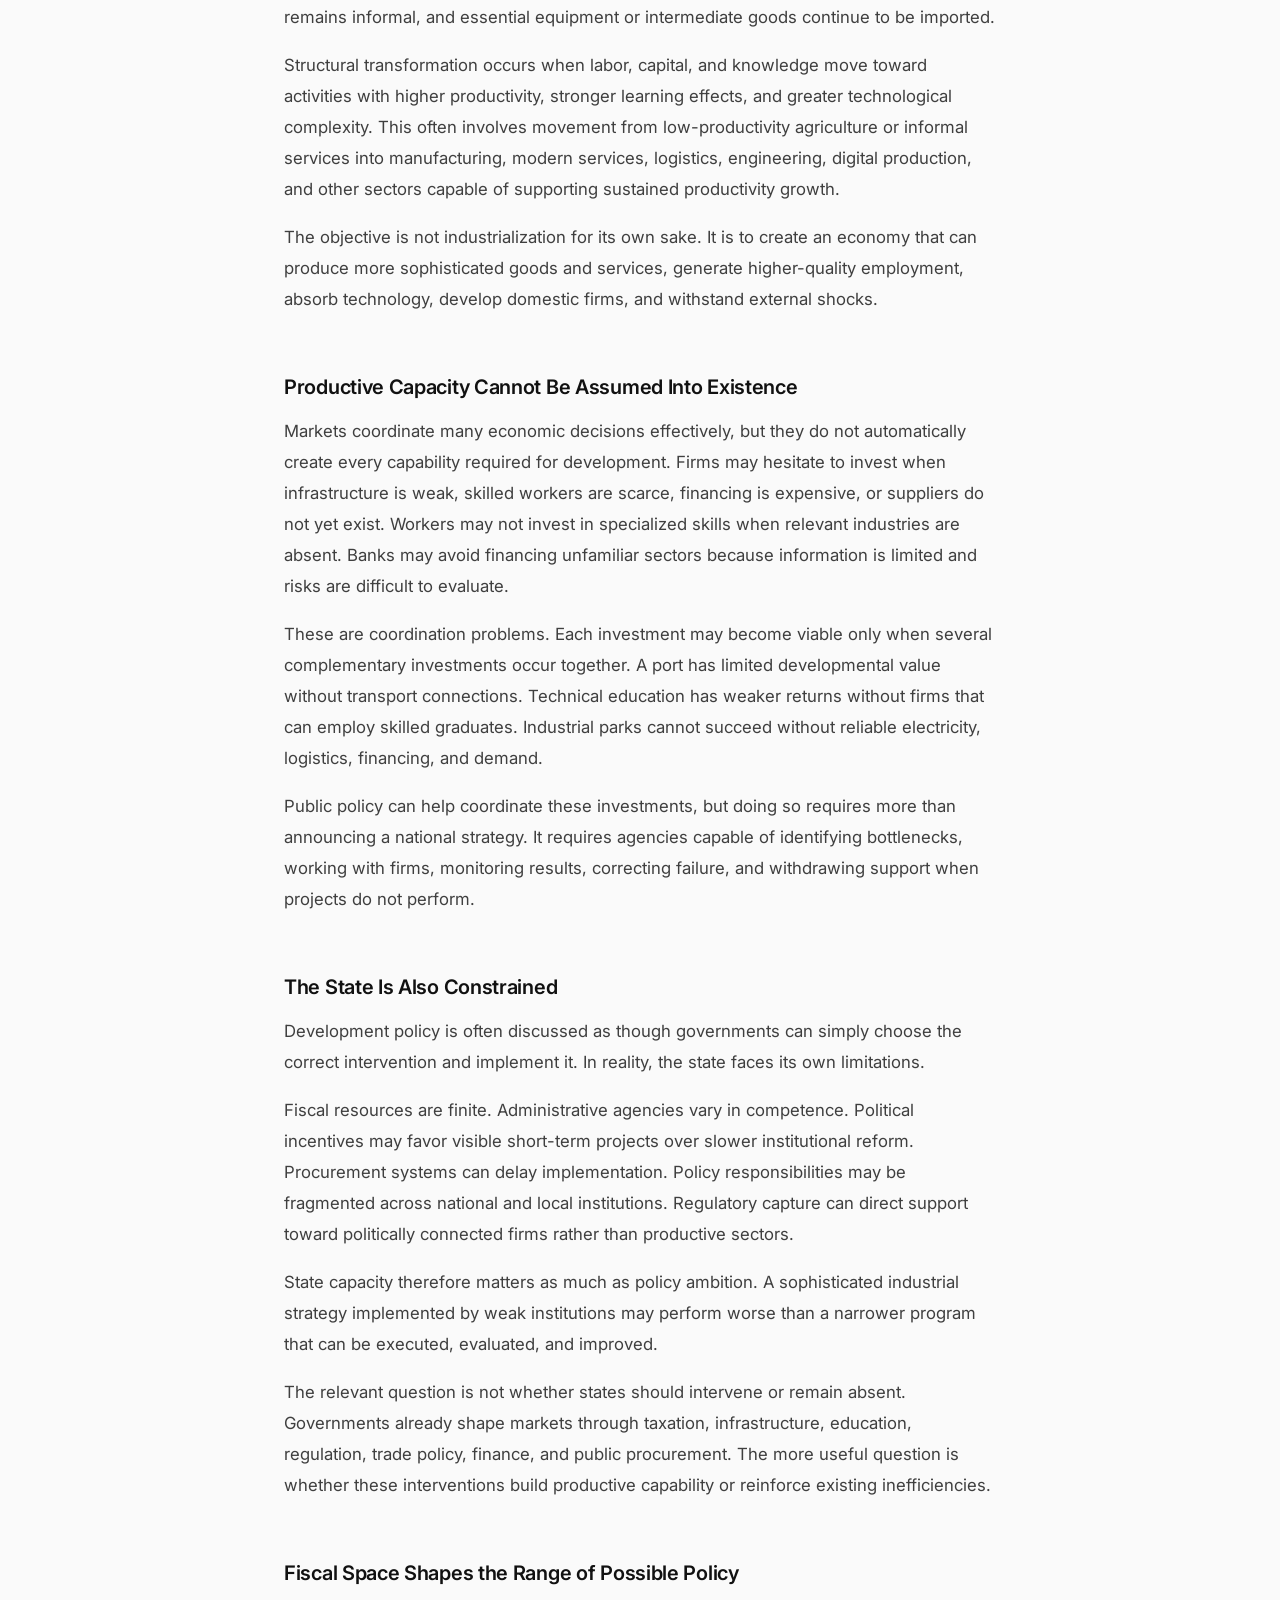
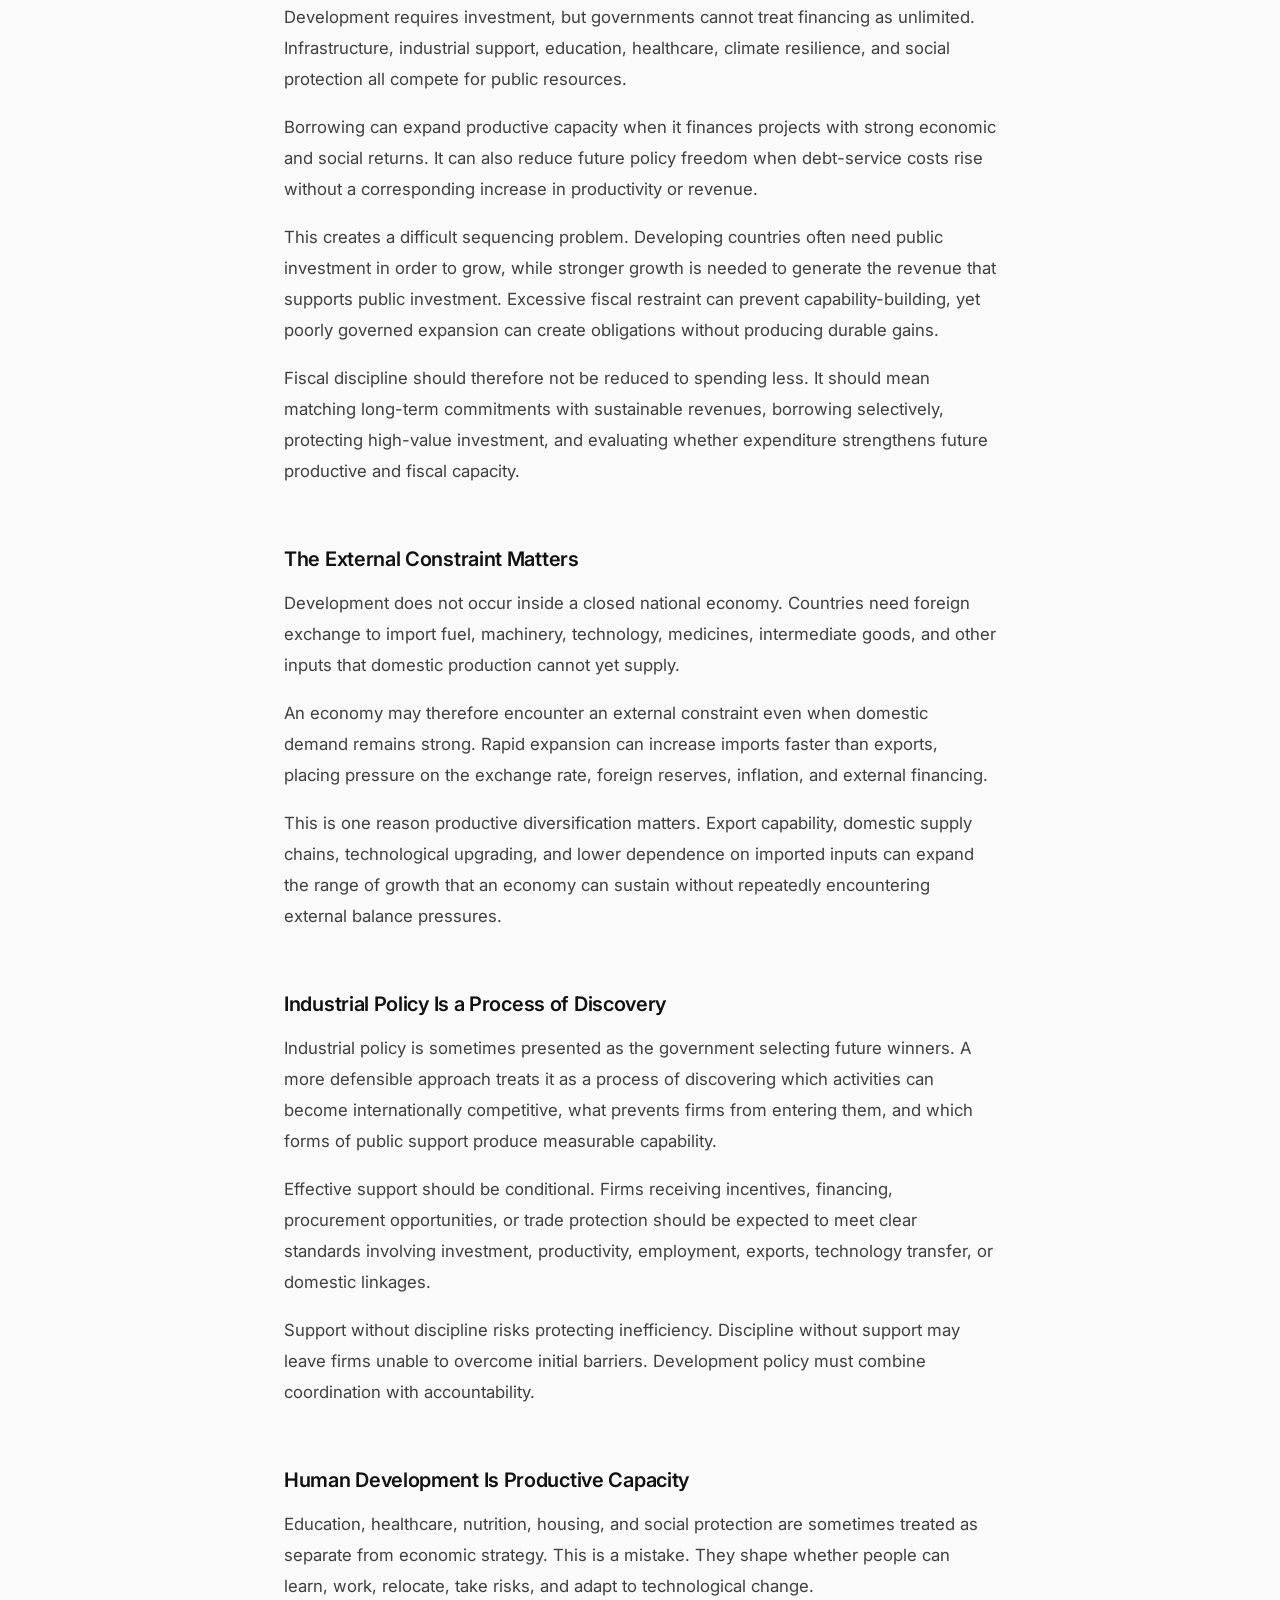
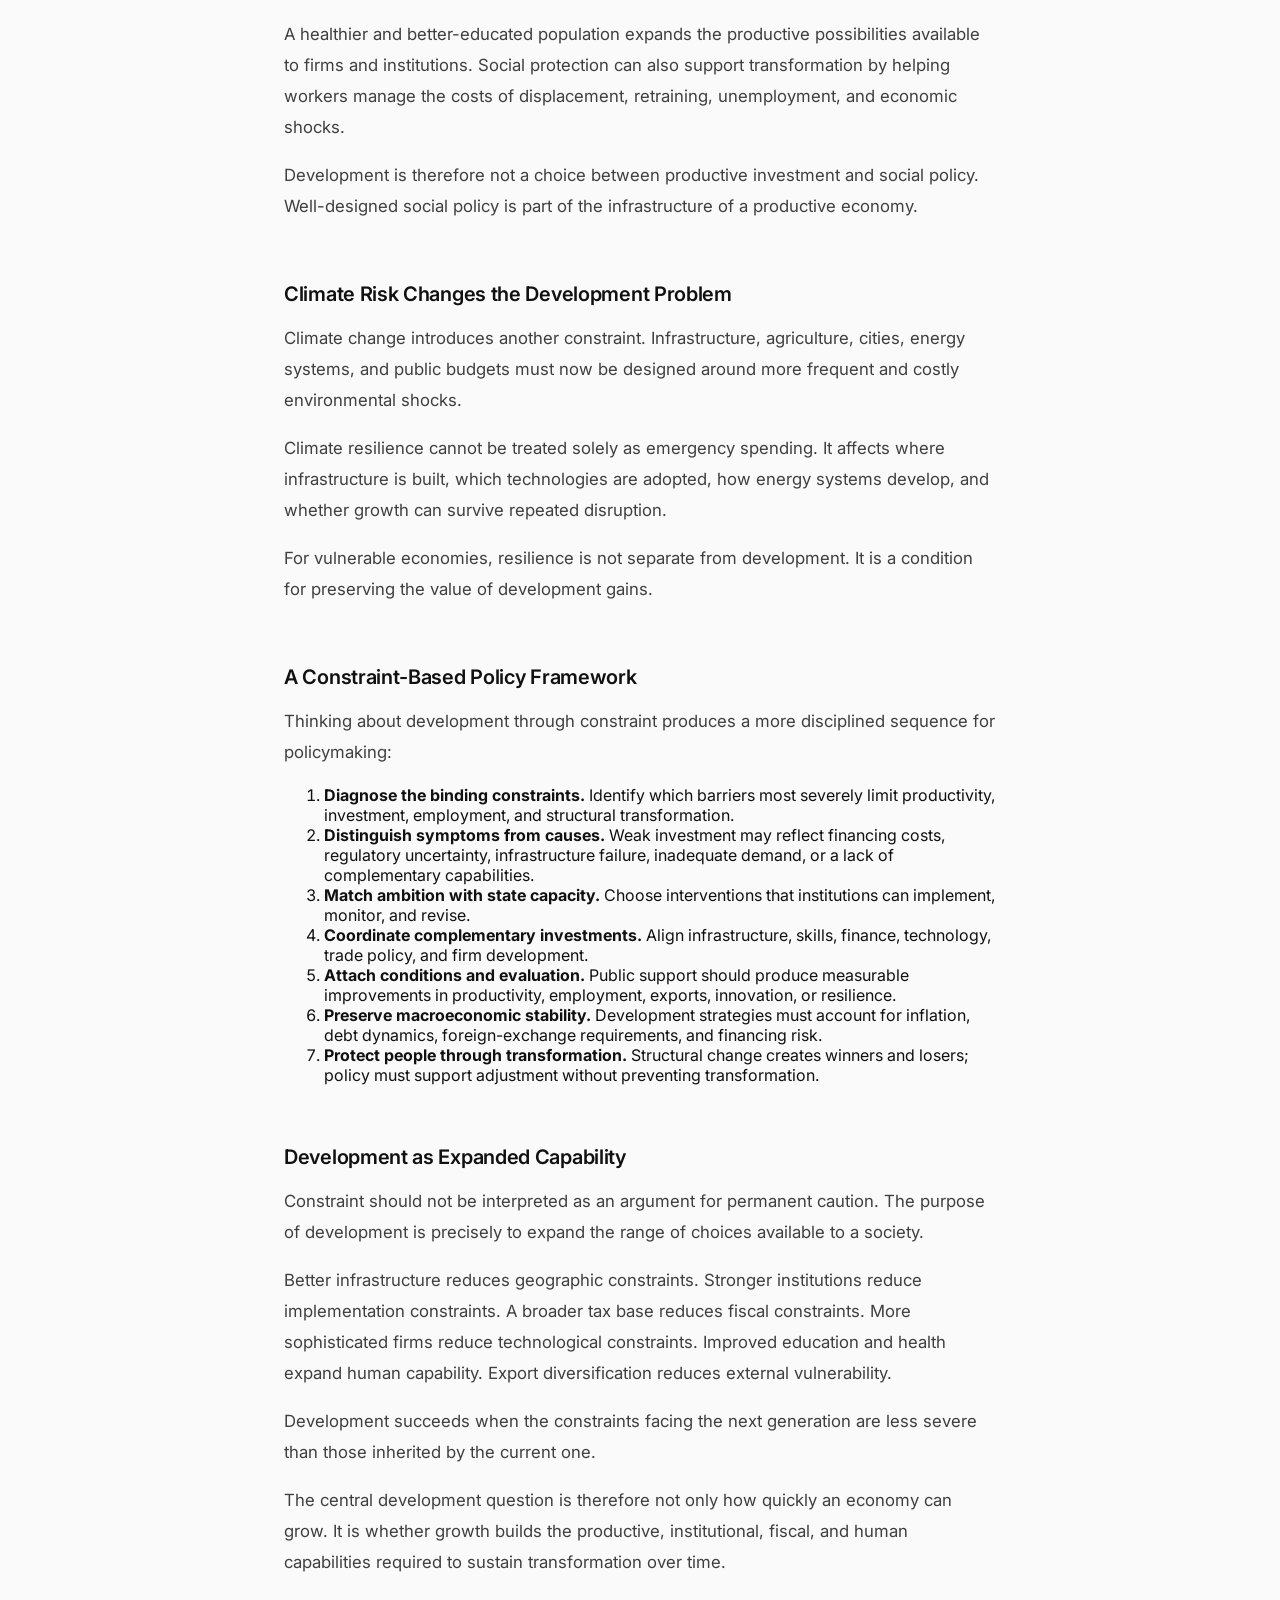
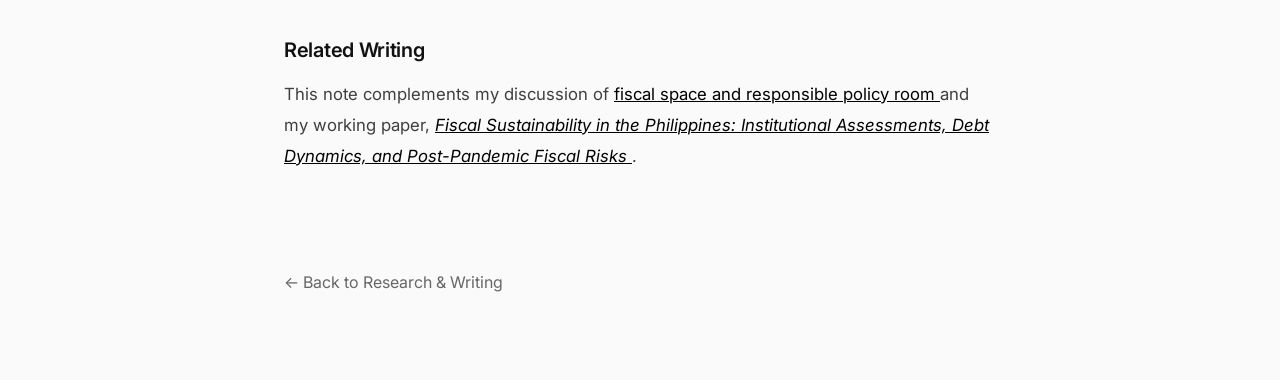
<file: notes/development-as-constraint.html>
<!DOCTYPE html>
<html lang="en">
<head>
  <meta charset="UTF-8">

  <meta name="viewport" content="width=device-width, initial-scale=1.0">

  <meta
    name="description"
    content="A development economics and policy note by Josh Michael Luistro on structural transformation, productive capacity, institutions, fiscal constraints, and state capability."
  >

  <title>Development as Constraint | Josh Michael Luistro</title>

  <script src="../script.js"></script>
  <link rel="stylesheet" href="../style.css">
</head>

<body>
  <button
    id="theme-toggle"
    type="button"
    aria-label="Toggle light and dark mode"
    title="Toggle light and dark mode"
  >
    🌙
  </button>

  <div class="container article-container">
    <header class="site-header">
      <a class="site-title" href="../index.html">
        Josh Michael Luistro
      </a>

      <nav class="site-nav" aria-label="Main navigation">
        <a href="../about.html">About</a>
        <a href="../projects.html">Work</a>
        <a class="active" href="../writing.html">Research & Writing</a>
        <a href="../contact.html">Contact</a>
      </nav>
    </header>

    <main>
      <article class="article">
        <header class="article-header">
          <p class="eyebrow">Development Economics Note</p>

          <h1>Development as Constraint</h1>

          <p class="article-subtitle">
            Economic development is not merely the accumulation of income.
            It is the expansion of productive capacity, institutional capability,
            and policy freedom under conditions of scarcity, uncertainty, and
            unequal access to resources.
          </p>

          <div class="article-meta-row">
            <p class="article-meta-topics">
              Development economics · Industrial policy · State capacity
            </p>

            <p class="article-meta-readtime">
              7 min read
            </p>
          </div>
        </header>

        <aside class="key-idea">
          <p class="key-label">Key idea</p>

          <p class="key-text">
            Development policy is the process of identifying which constraints
            prevent an economy from becoming more productive, resilient, and
            capable—and deciding which of those constraints the state can
            realistically relax.
          </p>
        </aside>

        <section class="article-body">
          <p>
            Development is often described as a movement toward higher income,
            better infrastructure, lower poverty, and improved living standards.
            These outcomes matter, but they do not explain the process through
            which development occurs. Countries do not transform simply by
            choosing growth as an objective. They transform by overcoming the
            constraints that prevent workers, firms, institutions, and public
            systems from becoming more productive.
          </p>

          <p>
            Some economies are constrained by inadequate infrastructure. Others
            struggle with unreliable electricity, weak logistics, limited access
            to finance, low educational quality, institutional fragmentation,
            technological dependence, or a narrow productive base. In many
            countries, several of these problems reinforce one another.
          </p>

          <p>
            Development policy therefore begins with diagnosis. The central
            question is not merely, “What policy has worked elsewhere?” It is:
            “What currently prevents this economy from moving into more
            productive, complex, and resilient forms of activity?”
          </p>

          <blockquote>
            Development is not the removal of every limitation. It is the
            strategic relaxation of the constraints that most severely restrict
            productive transformation.
          </blockquote>

          <h2>Growth and Development Are Related, but Not Identical</h2>

          <p>
            Economic growth measures an increase in output. Development is
            broader. It concerns whether growth changes the structure and
            capabilities of an economy.
          </p>

          <p>
            A country can grow because of consumption, remittances, commodity
            exports, construction, or temporary financial conditions without
            developing a deeper industrial base. Output may rise while domestic
            firms remain technologically weak, employment remains informal, and
            essential equipment or intermediate goods continue to be imported.
          </p>

          <p>
            Structural transformation occurs when labor, capital, and knowledge
            move toward activities with higher productivity, stronger learning
            effects, and greater technological complexity. This often involves
            movement from low-productivity agriculture or informal services into
            manufacturing, modern services, logistics, engineering, digital
            production, and other sectors capable of supporting sustained
            productivity growth.
          </p>

          <p>
            The objective is not industrialization for its own sake. It is to
            create an economy that can produce more sophisticated goods and
            services, generate higher-quality employment, absorb technology,
            develop domestic firms, and withstand external shocks.
          </p>

          <h2>Productive Capacity Cannot Be Assumed Into Existence</h2>

          <p>
            Markets coordinate many economic decisions effectively, but they do
            not automatically create every capability required for development.
            Firms may hesitate to invest when infrastructure is weak, skilled
            workers are scarce, financing is expensive, or suppliers do not yet
            exist. Workers may not invest in specialized skills when relevant
            industries are absent. Banks may avoid financing unfamiliar sectors
            because information is limited and risks are difficult to evaluate.
          </p>

          <p>
            These are coordination problems. Each investment may become viable
            only when several complementary investments occur together. A port
            has limited developmental value without transport connections.
            Technical education has weaker returns without firms that can employ
            skilled graduates. Industrial parks cannot succeed without reliable
            electricity, logistics, financing, and demand.
          </p>

          <p>
            Public policy can help coordinate these investments, but doing so
            requires more than announcing a national strategy. It requires
            agencies capable of identifying bottlenecks, working with firms,
            monitoring results, correcting failure, and withdrawing support when
            projects do not perform.
          </p>

          <h2>The State Is Also Constrained</h2>

          <p>
            Development policy is often discussed as though governments can
            simply choose the correct intervention and implement it. In reality,
            the state faces its own limitations.
          </p>

          <p>
            Fiscal resources are finite. Administrative agencies vary in
            competence. Political incentives may favor visible short-term
            projects over slower institutional reform. Procurement systems can
            delay implementation. Policy responsibilities may be fragmented
            across national and local institutions. Regulatory capture can direct
            support toward politically connected firms rather than productive
            sectors.
          </p>

          <p>
            State capacity therefore matters as much as policy ambition. A
            sophisticated industrial strategy implemented by weak institutions
            may perform worse than a narrower program that can be executed,
            evaluated, and improved.
          </p>

          <p>
            The relevant question is not whether states should intervene or
            remain absent. Governments already shape markets through taxation,
            infrastructure, education, regulation, trade policy, finance, and
            public procurement. The more useful question is whether these
            interventions build productive capability or reinforce existing
            inefficiencies.
          </p>

          <h2>Fiscal Space Shapes the Range of Possible Policy</h2>

          <p>
            Development requires investment, but governments cannot treat
            financing as unlimited. Infrastructure, industrial support,
            education, healthcare, climate resilience, and social protection all
            compete for public resources.
          </p>

          <p>
            Borrowing can expand productive capacity when it finances projects
            with strong economic and social returns. It can also reduce future
            policy freedom when debt-service costs rise without a corresponding
            increase in productivity or revenue.
          </p>

          <p>
            This creates a difficult sequencing problem. Developing countries
            often need public investment in order to grow, while stronger growth
            is needed to generate the revenue that supports public investment.
            Excessive fiscal restraint can prevent capability-building, yet
            poorly governed expansion can create obligations without producing
            durable gains.
          </p>

          <p>
            Fiscal discipline should therefore not be reduced to spending less.
            It should mean matching long-term commitments with sustainable
            revenues, borrowing selectively, protecting high-value investment,
            and evaluating whether expenditure strengthens future productive and
            fiscal capacity.
          </p>

          <h2>The External Constraint Matters</h2>

          <p>
            Development does not occur inside a closed national economy.
            Countries need foreign exchange to import fuel, machinery,
            technology, medicines, intermediate goods, and other inputs that
            domestic production cannot yet supply.
          </p>

          <p>
            An economy may therefore encounter an external constraint even when
            domestic demand remains strong. Rapid expansion can increase imports
            faster than exports, placing pressure on the exchange rate, foreign
            reserves, inflation, and external financing.
          </p>

          <p>
            This is one reason productive diversification matters. Export
            capability, domestic supply chains, technological upgrading, and
            lower dependence on imported inputs can expand the range of growth
            that an economy can sustain without repeatedly encountering external
            balance pressures.
          </p>

          <h2>Industrial Policy Is a Process of Discovery</h2>

          <p>
            Industrial policy is sometimes presented as the government selecting
            future winners. A more defensible approach treats it as a process of
            discovering which activities can become internationally competitive,
            what prevents firms from entering them, and which forms of public
            support produce measurable capability.
          </p>

          <p>
            Effective support should be conditional. Firms receiving incentives,
            financing, procurement opportunities, or trade protection should be
            expected to meet clear standards involving investment, productivity,
            employment, exports, technology transfer, or domestic linkages.
          </p>

          <p>
            Support without discipline risks protecting inefficiency. Discipline
            without support may leave firms unable to overcome initial barriers.
            Development policy must combine coordination with accountability.
          </p>

          <h2>Human Development Is Productive Capacity</h2>

          <p>
            Education, healthcare, nutrition, housing, and social protection are
            sometimes treated as separate from economic strategy. This is a
            mistake. They shape whether people can learn, work, relocate, take
            risks, and adapt to technological change.
          </p>

          <p>
            A healthier and better-educated population expands the productive
            possibilities available to firms and institutions. Social protection
            can also support transformation by helping workers manage the costs
            of displacement, retraining, unemployment, and economic shocks.
          </p>

          <p>
            Development is therefore not a choice between productive investment
            and social policy. Well-designed social policy is part of the
            infrastructure of a productive economy.
          </p>

          <h2>Climate Risk Changes the Development Problem</h2>

          <p>
            Climate change introduces another constraint. Infrastructure,
            agriculture, cities, energy systems, and public budgets must now be
            designed around more frequent and costly environmental shocks.
          </p>

          <p>
            Climate resilience cannot be treated solely as emergency spending.
            It affects where infrastructure is built, which technologies are
            adopted, how energy systems develop, and whether growth can survive
            repeated disruption.
          </p>

          <p>
            For vulnerable economies, resilience is not separate from
            development. It is a condition for preserving the value of
            development gains.
          </p>

          <h2>A Constraint-Based Policy Framework</h2>

          <p>
            Thinking about development through constraint produces a more
            disciplined sequence for policymaking:
          </p>

          <ol>
            <li>
              <strong>Diagnose the binding constraints.</strong>
              Identify which barriers most severely limit productivity,
              investment, employment, and structural transformation.
            </li>

            <li>
              <strong>Distinguish symptoms from causes.</strong>
              Weak investment may reflect financing costs, regulatory
              uncertainty, infrastructure failure, inadequate demand, or a lack
              of complementary capabilities.
            </li>

            <li>
              <strong>Match ambition with state capacity.</strong>
              Choose interventions that institutions can implement, monitor, and
              revise.
            </li>

            <li>
              <strong>Coordinate complementary investments.</strong>
              Align infrastructure, skills, finance, technology, trade policy,
              and firm development.
            </li>

            <li>
              <strong>Attach conditions and evaluation.</strong>
              Public support should produce measurable improvements in
              productivity, employment, exports, innovation, or resilience.
            </li>

            <li>
              <strong>Preserve macroeconomic stability.</strong>
              Development strategies must account for inflation, debt dynamics,
              foreign-exchange requirements, and financing risk.
            </li>

            <li>
              <strong>Protect people through transformation.</strong>
              Structural change creates winners and losers; policy must support
              adjustment without preventing transformation.
            </li>
          </ol>

          <h2>Development as Expanded Capability</h2>

          <p>
            Constraint should not be interpreted as an argument for permanent
            caution. The purpose of development is precisely to expand the range
            of choices available to a society.
          </p>

          <p>
            Better infrastructure reduces geographic constraints. Stronger
            institutions reduce implementation constraints. A broader tax base
            reduces fiscal constraints. More sophisticated firms reduce
            technological constraints. Improved education and health expand
            human capability. Export diversification reduces external
            vulnerability.
          </p>

          <p>
            Development succeeds when the constraints facing the next generation
            are less severe than those inherited by the current one.
          </p>

          <p>
            The central development question is therefore not only how quickly
            an economy can grow. It is whether growth builds the productive,
            institutional, fiscal, and human capabilities required to sustain
            transformation over time.
          </p>

          <h2>Related Writing</h2>

          <p>
            This note complements my discussion of
            <a href="fiscal-space.html">
              fiscal space and responsible policy room
            </a>
            and my working paper,
            <a href="../research/philippine-fiscal-sustainability.html">
              <em>Fiscal Sustainability in the Philippines: Institutional
              Assessments, Debt Dynamics, and Post-Pandemic Fiscal Risks</em>
            </a>.
          </p>
        </section>

        <footer class="article-footer">
          <a class="back-link" href="../writing.html">
            ← Back to Research & Writing
          </a>
        </footer>
      </article>
    </main>
  </div>
</body>
</html>
</file>
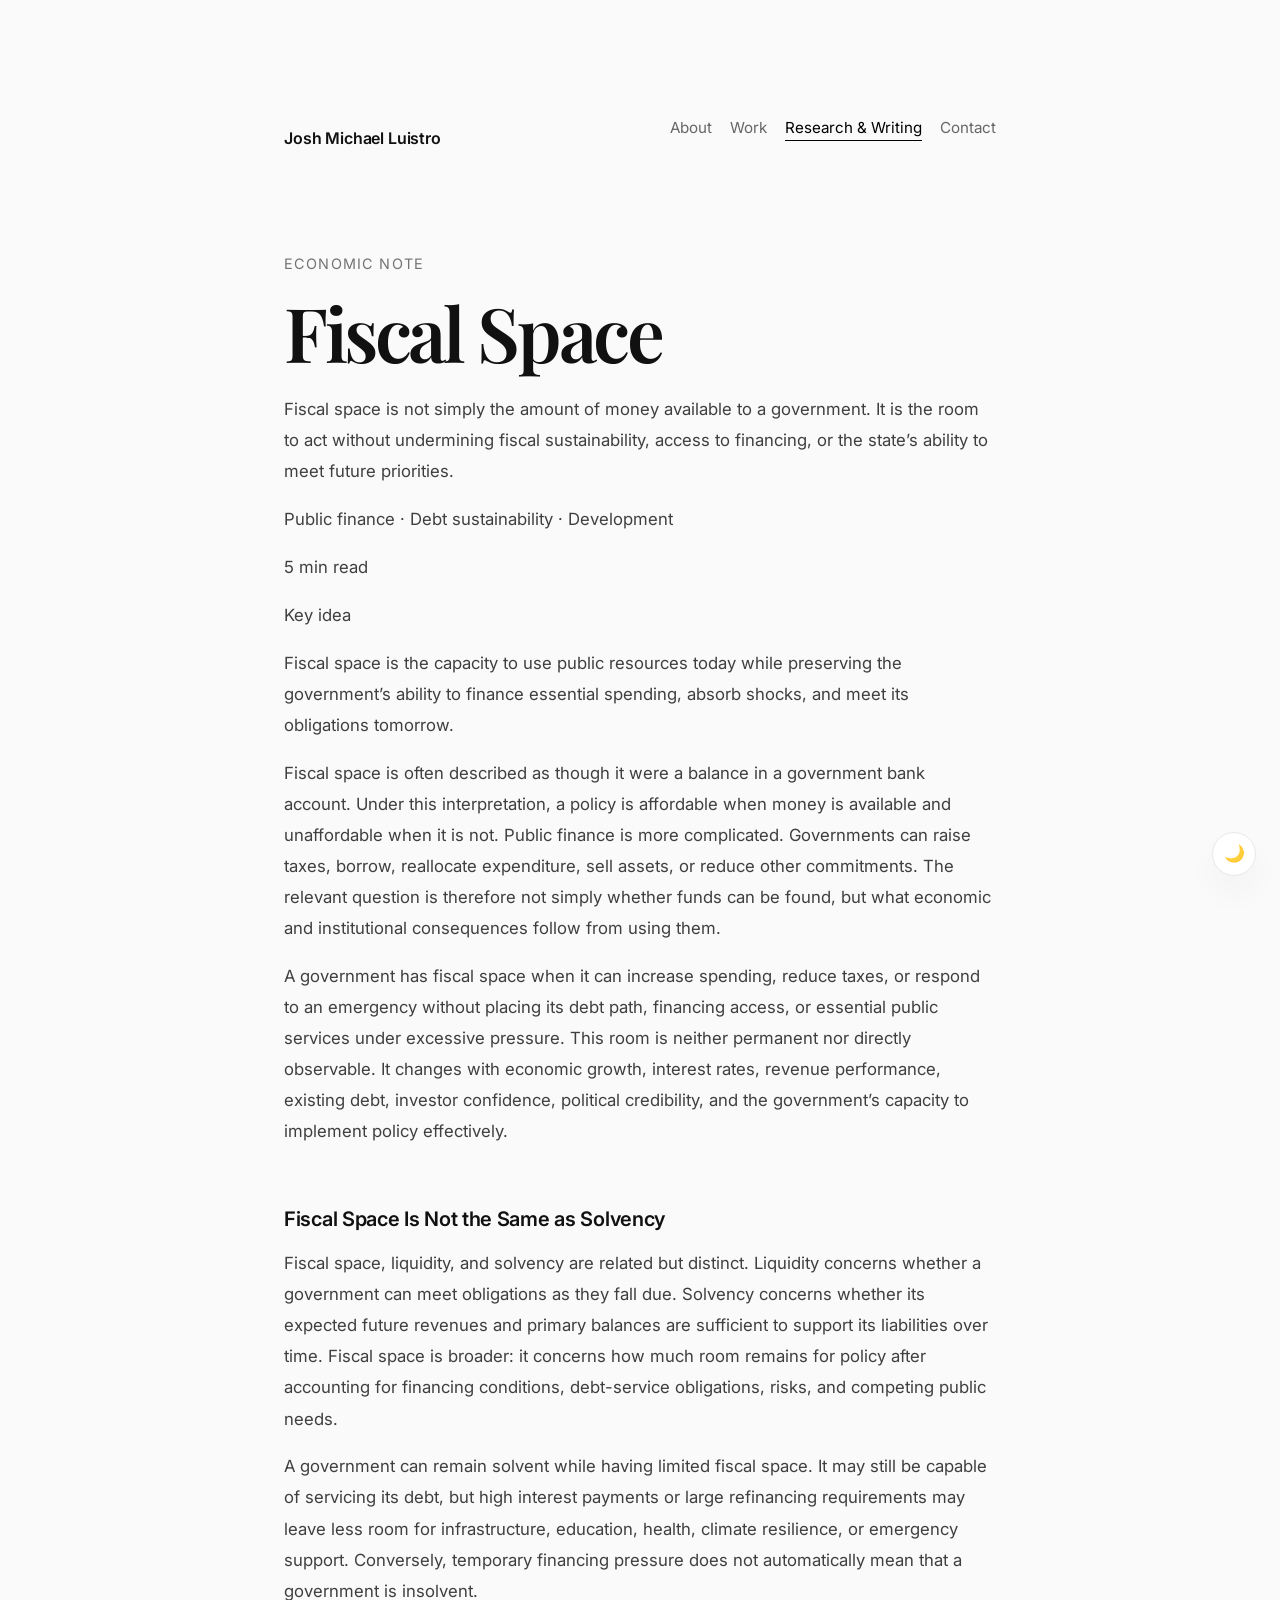
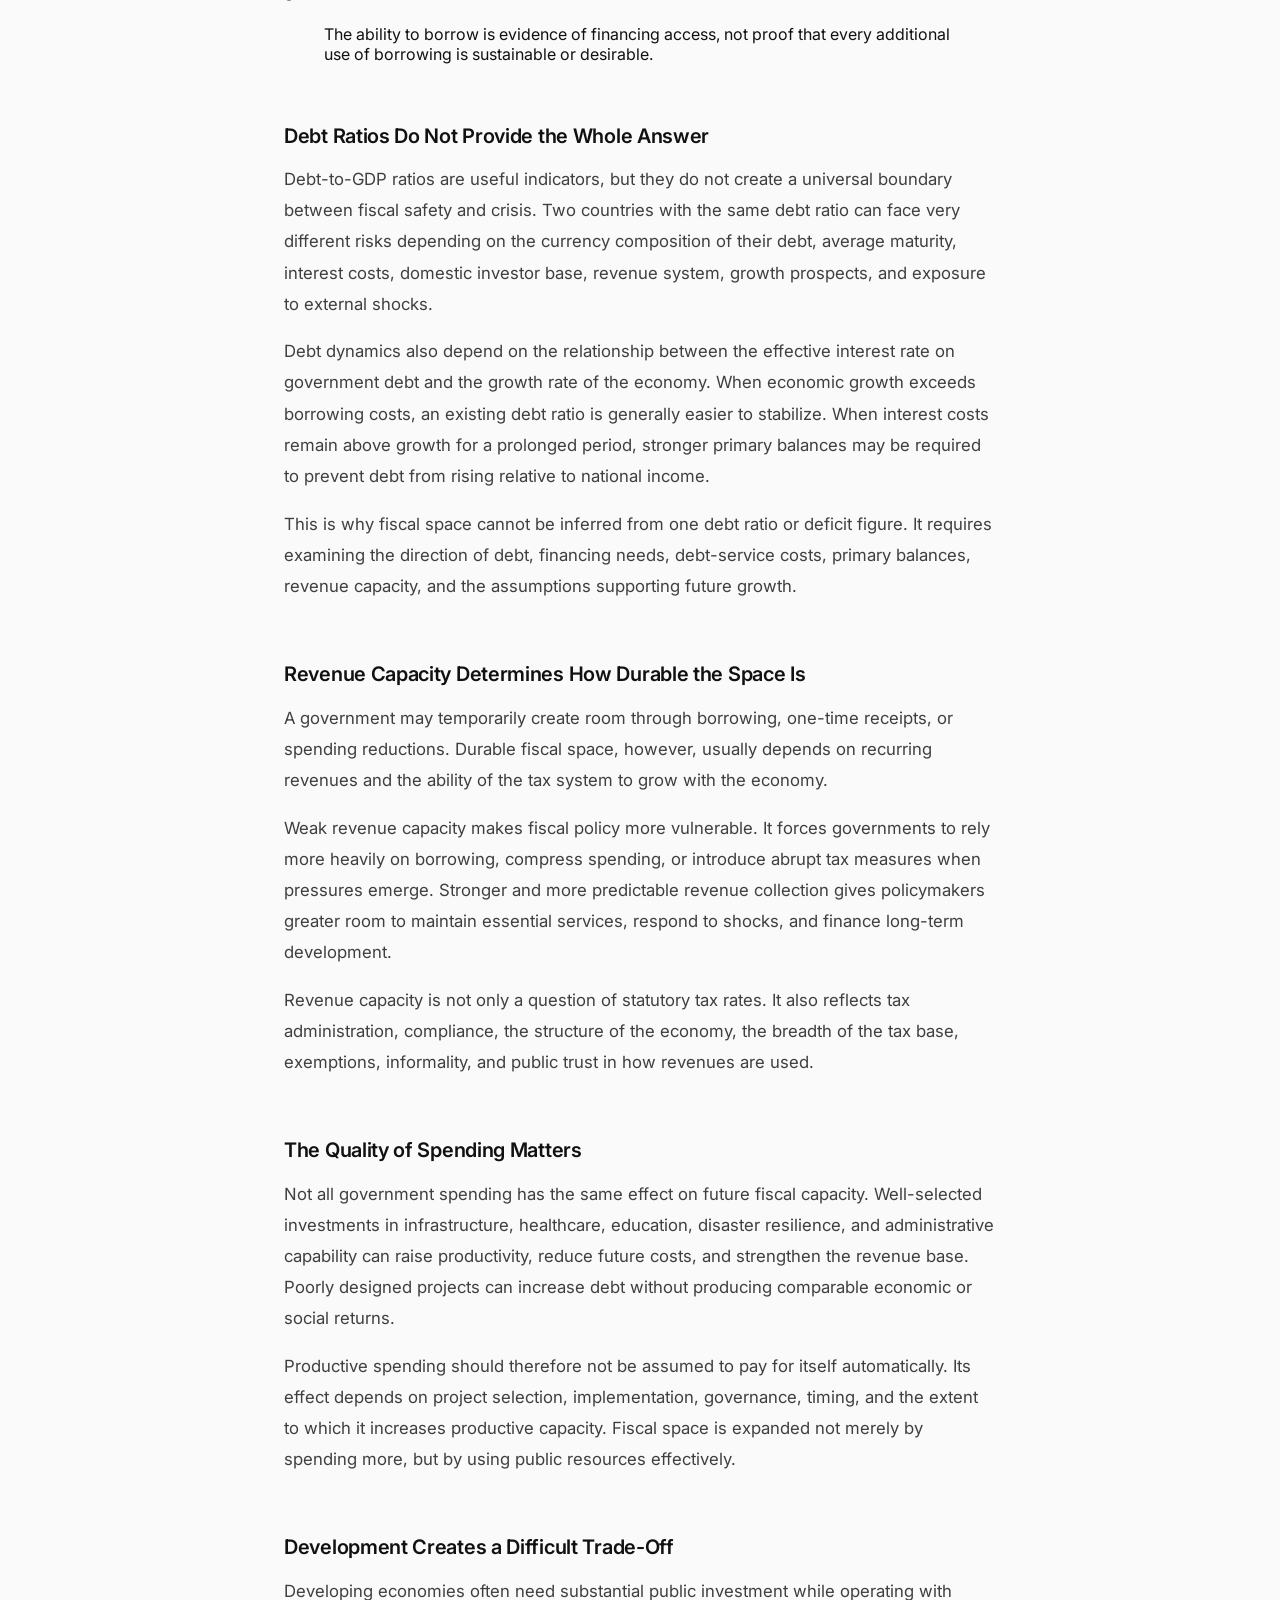
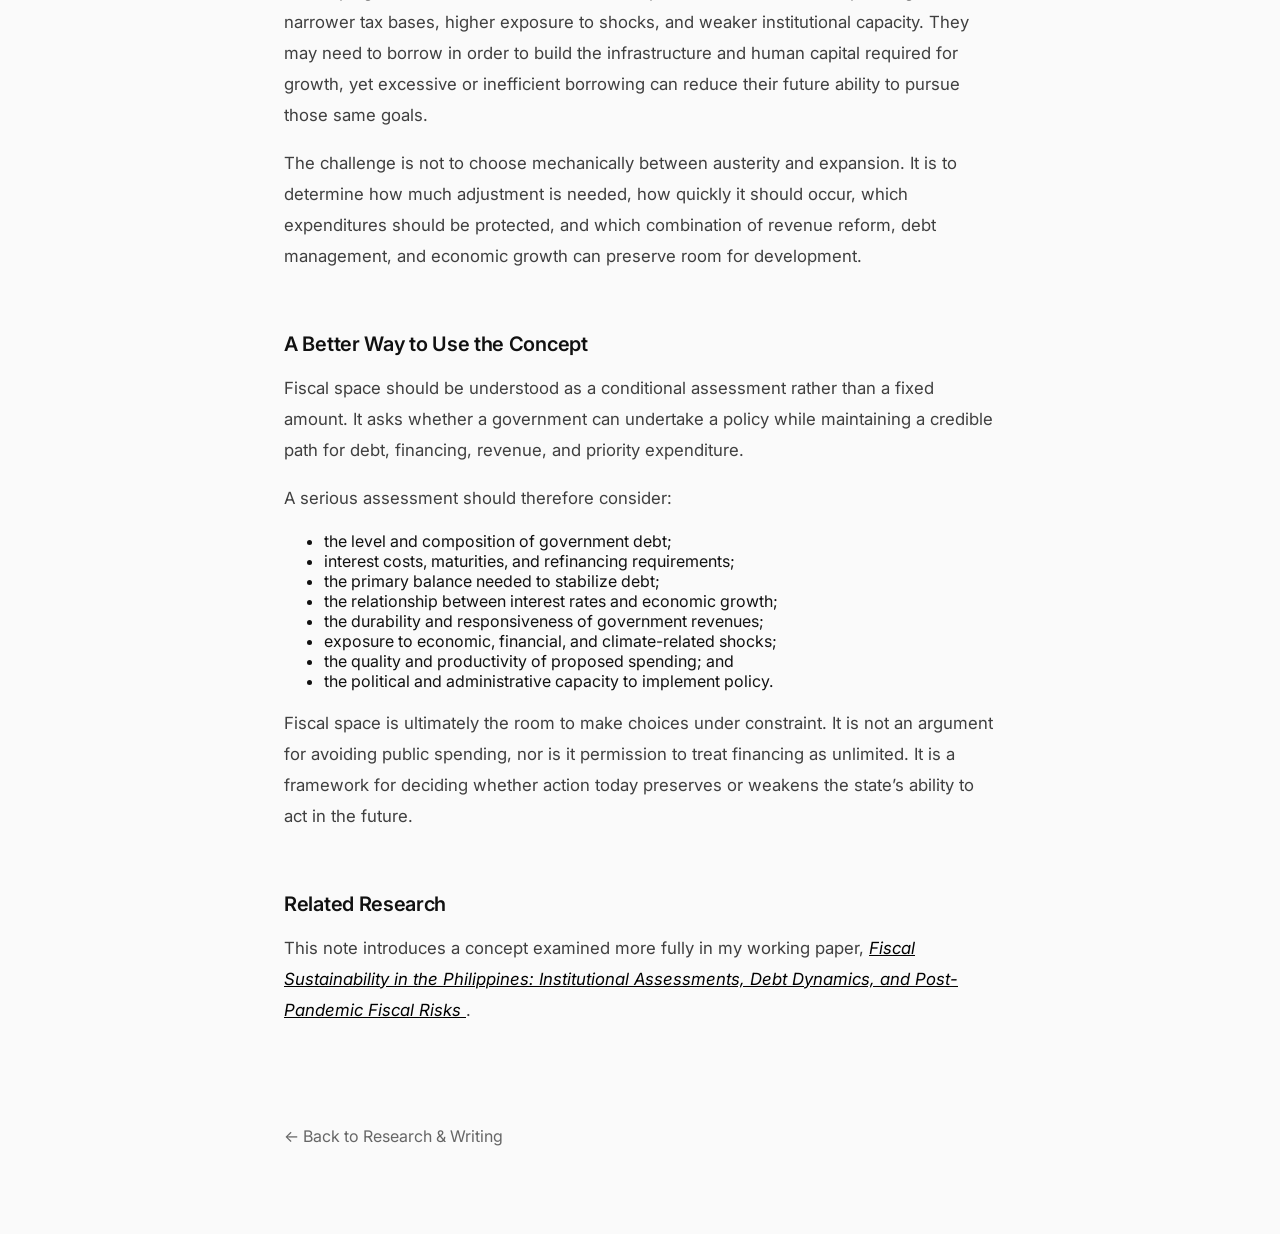
<file: notes/fiscal-space.html>
<!DOCTYPE html>
<html lang="en">
<head>
  <meta charset="UTF-8">

  <meta name="viewport" content="width=device-width, initial-scale=1.0">

  <meta
    name="description"
    content="A short note by Josh Michael Luistro explaining fiscal space, debt sustainability, revenue capacity, and the room governments have to respond to public needs."
  >

  <title>Fiscal Space | Josh Michael Luistro</title>

  <script src="../script.js"></script>
  <link rel="stylesheet" href="../style.css">
</head>

<body>
  <button
    id="theme-toggle"
    type="button"
    aria-label="Toggle light and dark mode"
    title="Toggle light and dark mode"
  >
    🌙
  </button>

  <div class="container article-container">
    <header class="site-header">
      <a class="site-title" href="../index.html">
        Josh Michael Luistro
      </a>

      <nav class="site-nav" aria-label="Main navigation">
        <a href="../about.html">About</a>
        <a href="../projects.html">Work</a>
        <a class="active" href="../writing.html">Research & Writing</a>
        <a href="../contact.html">Contact</a>
      </nav>
    </header>

    <main>
      <article class="article">
        <header class="article-header">
          <p class="eyebrow">Economic Note</p>

          <h1>Fiscal Space</h1>

          <p class="article-subtitle">
            Fiscal space is not simply the amount of money available to a
            government. It is the room to act without undermining fiscal
            sustainability, access to financing, or the state’s ability to
            meet future priorities.
          </p>

          <div class="article-meta-row">
            <p class="article-meta-topics">
              Public finance · Debt sustainability · Development
            </p>

            <p class="article-meta-readtime">
              5 min read
            </p>
          </div>
        </header>

        <aside class="key-idea">
          <p class="key-label">Key idea</p>

          <p class="key-text">
            Fiscal space is the capacity to use public resources today while
            preserving the government’s ability to finance essential spending,
            absorb shocks, and meet its obligations tomorrow.
          </p>
        </aside>

        <section class="article-body">
          <p>
            Fiscal space is often described as though it were a balance in a
            government bank account. Under this interpretation, a policy is
            affordable when money is available and unaffordable when it is not.
            Public finance is more complicated. Governments can raise taxes,
            borrow, reallocate expenditure, sell assets, or reduce other
            commitments. The relevant question is therefore not simply whether
            funds can be found, but what economic and institutional consequences
            follow from using them.
          </p>

          <p>
            A government has fiscal space when it can increase spending, reduce
            taxes, or respond to an emergency without placing its debt path,
            financing access, or essential public services under excessive
            pressure. This room is neither permanent nor directly observable.
            It changes with economic growth, interest rates, revenue performance,
            existing debt, investor confidence, political credibility, and the
            government’s capacity to implement policy effectively.
          </p>

          <h2>Fiscal Space Is Not the Same as Solvency</h2>

          <p>
            Fiscal space, liquidity, and solvency are related but distinct.
            Liquidity concerns whether a government can meet obligations as they
            fall due. Solvency concerns whether its expected future revenues and
            primary balances are sufficient to support its liabilities over
            time. Fiscal space is broader: it concerns how much room remains for
            policy after accounting for financing conditions, debt-service
            obligations, risks, and competing public needs.
          </p>

          <p>
            A government can remain solvent while having limited fiscal space.
            It may still be capable of servicing its debt, but high interest
            payments or large refinancing requirements may leave less room for
            infrastructure, education, health, climate resilience, or emergency
            support. Conversely, temporary financing pressure does not
            automatically mean that a government is insolvent.
          </p>

          <blockquote>
            The ability to borrow is evidence of financing access, not proof
            that every additional use of borrowing is sustainable or desirable.
          </blockquote>

          <h2>Debt Ratios Do Not Provide the Whole Answer</h2>

          <p>
            Debt-to-GDP ratios are useful indicators, but they do not create a
            universal boundary between fiscal safety and crisis. Two countries
            with the same debt ratio can face very different risks depending on
            the currency composition of their debt, average maturity, interest
            costs, domestic investor base, revenue system, growth prospects, and
            exposure to external shocks.
          </p>

          <p>
            Debt dynamics also depend on the relationship between the effective
            interest rate on government debt and the growth rate of the economy.
            When economic growth exceeds borrowing costs, an existing debt ratio
            is generally easier to stabilize. When interest costs remain above
            growth for a prolonged period, stronger primary balances may be
            required to prevent debt from rising relative to national income.
          </p>

          <p>
            This is why fiscal space cannot be inferred from one debt ratio or
            deficit figure. It requires examining the direction of debt,
            financing needs, debt-service costs, primary balances, revenue
            capacity, and the assumptions supporting future growth.
          </p>

          <h2>Revenue Capacity Determines How Durable the Space Is</h2>

          <p>
            A government may temporarily create room through borrowing,
            one-time receipts, or spending reductions. Durable fiscal space,
            however, usually depends on recurring revenues and the ability of the
            tax system to grow with the economy.
          </p>

          <p>
            Weak revenue capacity makes fiscal policy more vulnerable. It forces
            governments to rely more heavily on borrowing, compress spending, or
            introduce abrupt tax measures when pressures emerge. Stronger and
            more predictable revenue collection gives policymakers greater room
            to maintain essential services, respond to shocks, and finance
            long-term development.
          </p>

          <p>
            Revenue capacity is not only a question of statutory tax rates. It
            also reflects tax administration, compliance, the structure of the
            economy, the breadth of the tax base, exemptions, informality, and
            public trust in how revenues are used.
          </p>

          <h2>The Quality of Spending Matters</h2>

          <p>
            Not all government spending has the same effect on future fiscal
            capacity. Well-selected investments in infrastructure, healthcare,
            education, disaster resilience, and administrative capability can
            raise productivity, reduce future costs, and strengthen the revenue
            base. Poorly designed projects can increase debt without producing
            comparable economic or social returns.
          </p>

          <p>
            Productive spending should therefore not be assumed to pay for
            itself automatically. Its effect depends on project selection,
            implementation, governance, timing, and the extent to which it
            increases productive capacity. Fiscal space is expanded not merely
            by spending more, but by using public resources effectively.
          </p>

          <h2>Development Creates a Difficult Trade-Off</h2>

          <p>
            Developing economies often need substantial public investment while
            operating with narrower tax bases, higher exposure to shocks, and
            weaker institutional capacity. They may need to borrow in order to
            build the infrastructure and human capital required for growth, yet
            excessive or inefficient borrowing can reduce their future ability
            to pursue those same goals.
          </p>

          <p>
            The challenge is not to choose mechanically between austerity and
            expansion. It is to determine how much adjustment is needed, how
            quickly it should occur, which expenditures should be protected,
            and which combination of revenue reform, debt management, and
            economic growth can preserve room for development.
          </p>

          <h2>A Better Way to Use the Concept</h2>

          <p>
            Fiscal space should be understood as a conditional assessment rather
            than a fixed amount. It asks whether a government can undertake a
            policy while maintaining a credible path for debt, financing,
            revenue, and priority expenditure.
          </p>

          <p>
            A serious assessment should therefore consider:
          </p>

          <ul>
            <li>the level and composition of government debt;</li>
            <li>interest costs, maturities, and refinancing requirements;</li>
            <li>the primary balance needed to stabilize debt;</li>
            <li>the relationship between interest rates and economic growth;</li>
            <li>the durability and responsiveness of government revenues;</li>
            <li>exposure to economic, financial, and climate-related shocks;</li>
            <li>the quality and productivity of proposed spending; and</li>
            <li>the political and administrative capacity to implement policy.</li>
          </ul>

          <p>
            Fiscal space is ultimately the room to make choices under
            constraint. It is not an argument for avoiding public spending, nor
            is it permission to treat financing as unlimited. It is a framework
            for deciding whether action today preserves or weakens the state’s
            ability to act in the future.
          </p>

          <h2>Related Research</h2>

          <p>
            This note introduces a concept examined more fully in my working
            paper,
            <a href="../research/philippine-fiscal-sustainability.html">
              <em>Fiscal Sustainability in the Philippines: Institutional
              Assessments, Debt Dynamics, and Post-Pandemic Fiscal Risks</em>
            </a>.
          </p>
        </section>

        <footer class="article-footer">
          <a class="back-link" href="../writing.html">
            ← Back to Research & Writing
          </a>
        </footer>
      </article>
    </main>
  </div>
</body>
</html>
</file>
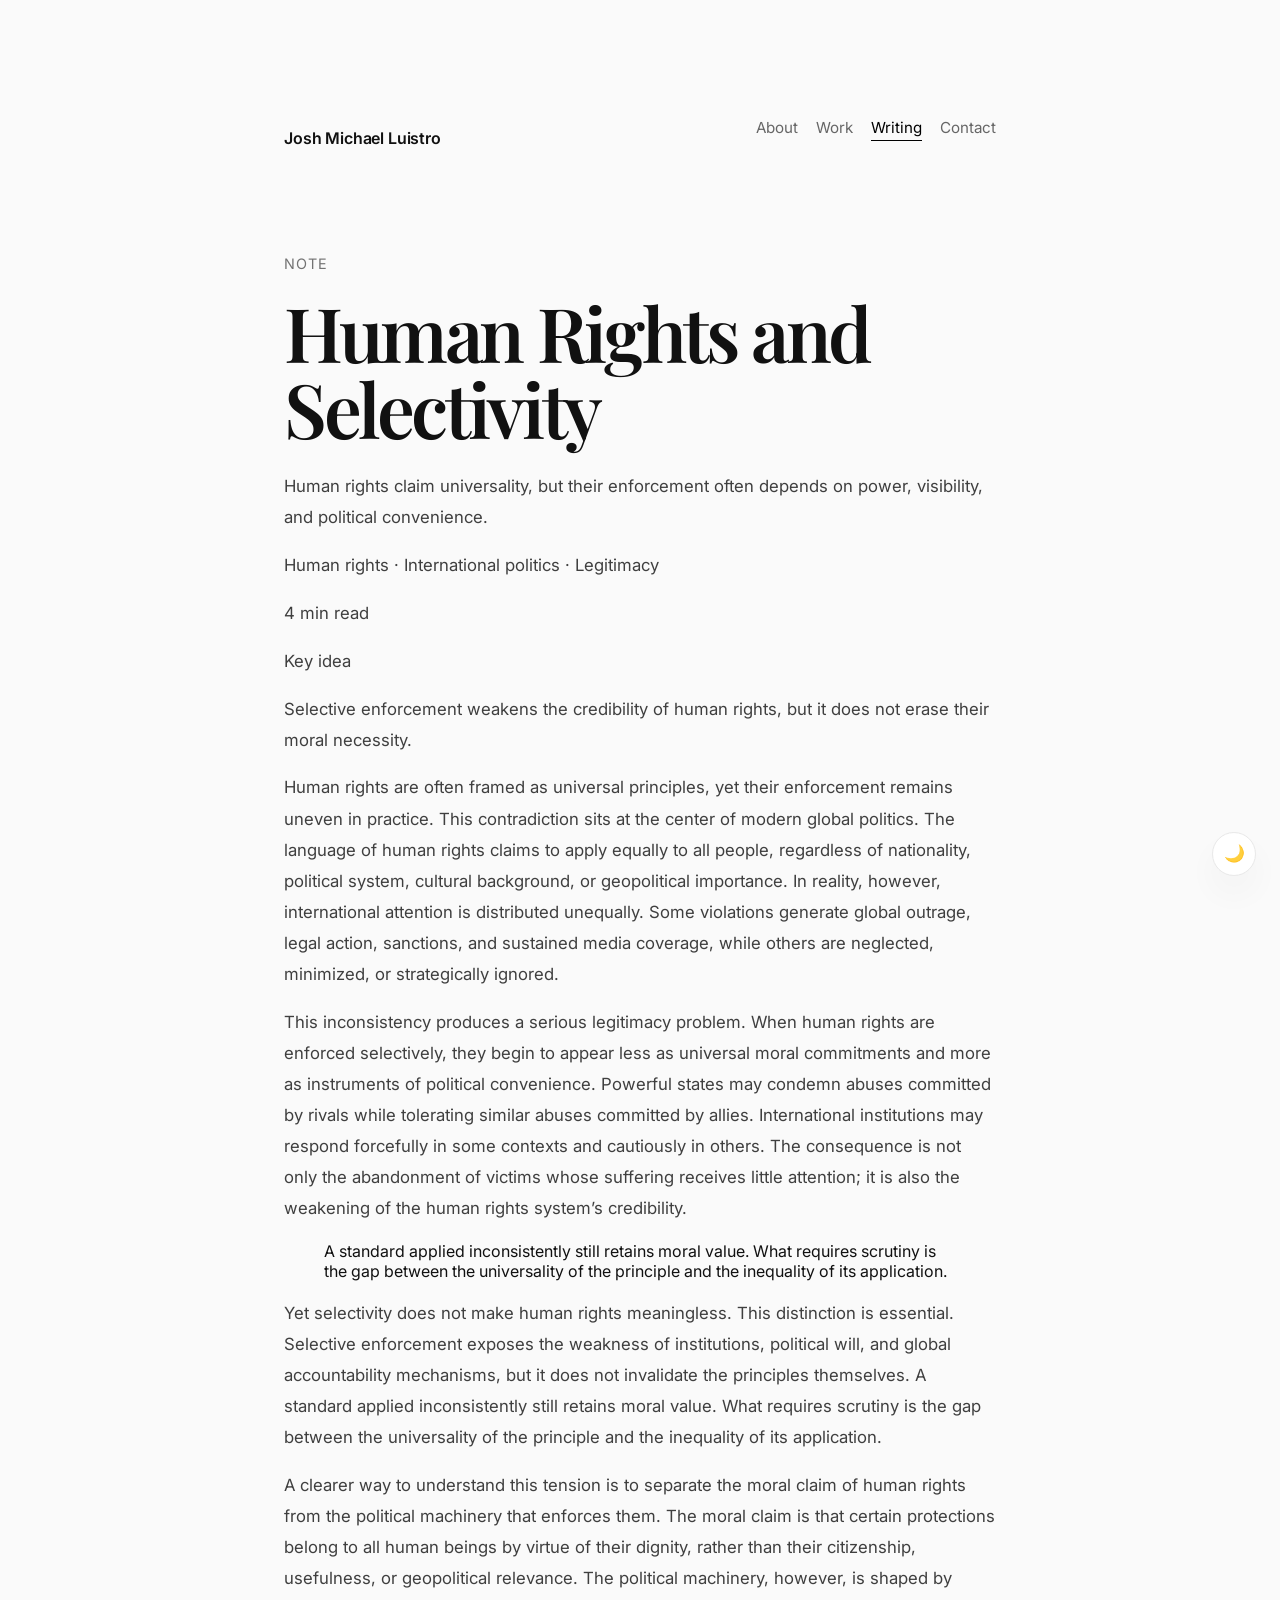
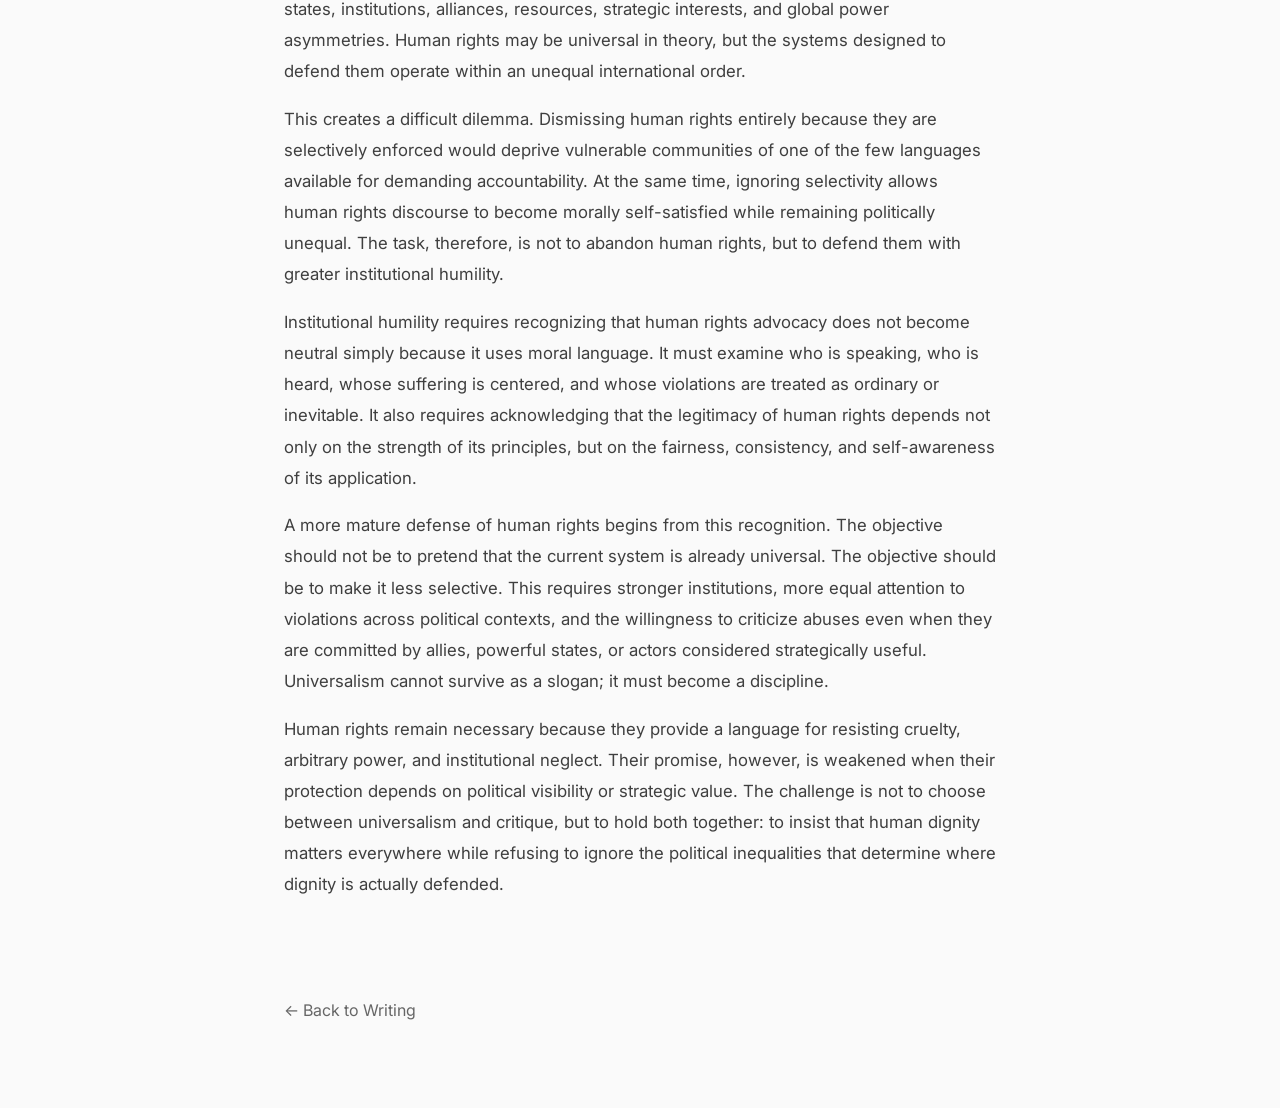
<file: notes/human-rights.html>
<!DOCTYPE html>
<html lang="en">
<head>
  <meta charset="UTF-8">
  <meta name="viewport" content="width=device-width, initial-scale=1.0">
  <title>Human Rights and Selectivity | Josh Michael Luistro</title>
  <script src="../script.js"></script>
  <link rel="stylesheet" href="../style.css">
</head>
<body>
<button id="theme-toggle" type="button">🌙</button>

<div class="container article-container">
  <header class="site-header">
    <a class="site-title" href="../index.html">Josh Michael Luistro</a>

    <nav class="site-nav" aria-label="Main navigation">
      <a href="../about.html">About</a>
      <a href="../projects.html">Work</a>
      <a class="active" href="../writing.html">Writing</a>
      <a href="../contact.html">Contact</a>
    </nav>
  </header>

  <main>
    <article class="article">
      <header class="article-header">
        <p class="eyebrow">Note</p>
        <h1>Human Rights and Selectivity</h1>

        <p class="article-subtitle">
          Human rights claim universality, but their enforcement often depends on power, visibility, and political convenience.
        </p>

<div class="article-meta-row">
  <p class="article-meta-topics">Human rights · International politics · Legitimacy</p>
  <p class="article-meta-readtime">4 min read</p>
</div>

<aside class="key-idea">
  <p class="key-label">Key idea</p>
  <p class="key-text">
    Selective enforcement weakens the credibility of human rights, but it does not erase their moral necessity.
  </p>
</aside>
        
      <section class="article-body">
        <p>
          Human rights are often framed as universal principles, yet their enforcement remains uneven in practice. This contradiction sits at the center of modern global politics. The language of human rights claims to apply equally to all people, regardless of nationality, political system, cultural background, or geopolitical importance. In reality, however, international attention is distributed unequally. Some violations generate global outrage, legal action, sanctions, and sustained media coverage, while others are neglected, minimized, or strategically ignored.
        </p>

        <p>
          This inconsistency produces a serious legitimacy problem. When human rights are enforced selectively, they begin to appear less as universal moral commitments and more as instruments of political convenience. Powerful states may condemn abuses committed by rivals while tolerating similar abuses committed by allies. International institutions may respond forcefully in some contexts and cautiously in others. The consequence is not only the abandonment of victims whose suffering receives little attention; it is also the weakening of the human rights system’s credibility.
        </p>

        <blockquote>
          A standard applied inconsistently still retains moral value. What requires scrutiny is the gap between the universality of the principle and the inequality of its application.
        </blockquote>

        <p>
          Yet selectivity does not make human rights meaningless. This distinction is essential. Selective enforcement exposes the weakness of institutions, political will, and global accountability mechanisms, but it does not invalidate the principles themselves. A standard applied inconsistently still retains moral value. What requires scrutiny is the gap between the universality of the principle and the inequality of its application.
        </p>

        <p>
          A clearer way to understand this tension is to separate the moral claim of human rights from the political machinery that enforces them. The moral claim is that certain protections belong to all human beings by virtue of their dignity, rather than their citizenship, usefulness, or geopolitical relevance. The political machinery, however, is shaped by states, institutions, alliances, resources, strategic interests, and global power asymmetries. Human rights may be universal in theory, but the systems designed to defend them operate within an unequal international order.
        </p>

        <p>
          This creates a difficult dilemma. Dismissing human rights entirely because they are selectively enforced would deprive vulnerable communities of one of the few languages available for demanding accountability. At the same time, ignoring selectivity allows human rights discourse to become morally self-satisfied while remaining politically unequal. The task, therefore, is not to abandon human rights, but to defend them with greater institutional humility.
        </p>

        <p>
          Institutional humility requires recognizing that human rights advocacy does not become neutral simply because it uses moral language. It must examine who is speaking, who is heard, whose suffering is centered, and whose violations are treated as ordinary or inevitable. It also requires acknowledging that the legitimacy of human rights depends not only on the strength of its principles, but on the fairness, consistency, and self-awareness of its application.
        </p>

        <p>
          A more mature defense of human rights begins from this recognition. The objective should not be to pretend that the current system is already universal. The objective should be to make it less selective. This requires stronger institutions, more equal attention to violations across political contexts, and the willingness to criticize abuses even when they are committed by allies, powerful states, or actors considered strategically useful. Universalism cannot survive as a slogan; it must become a discipline.
        </p>

        <p>
          Human rights remain necessary because they provide a language for resisting cruelty, arbitrary power, and institutional neglect. Their promise, however, is weakened when their protection depends on political visibility or strategic value. The challenge is not to choose between universalism and critique, but to hold both together: to insist that human dignity matters everywhere while refusing to ignore the political inequalities that determine where dignity is actually defended.
        </p>
      </section>

      <footer class="article-footer">
        <a class="back-link" href="../writing.html">← Back to Writing</a>
      </footer>
    </article>
  </main>
</div>
</body>
</html>
</file>
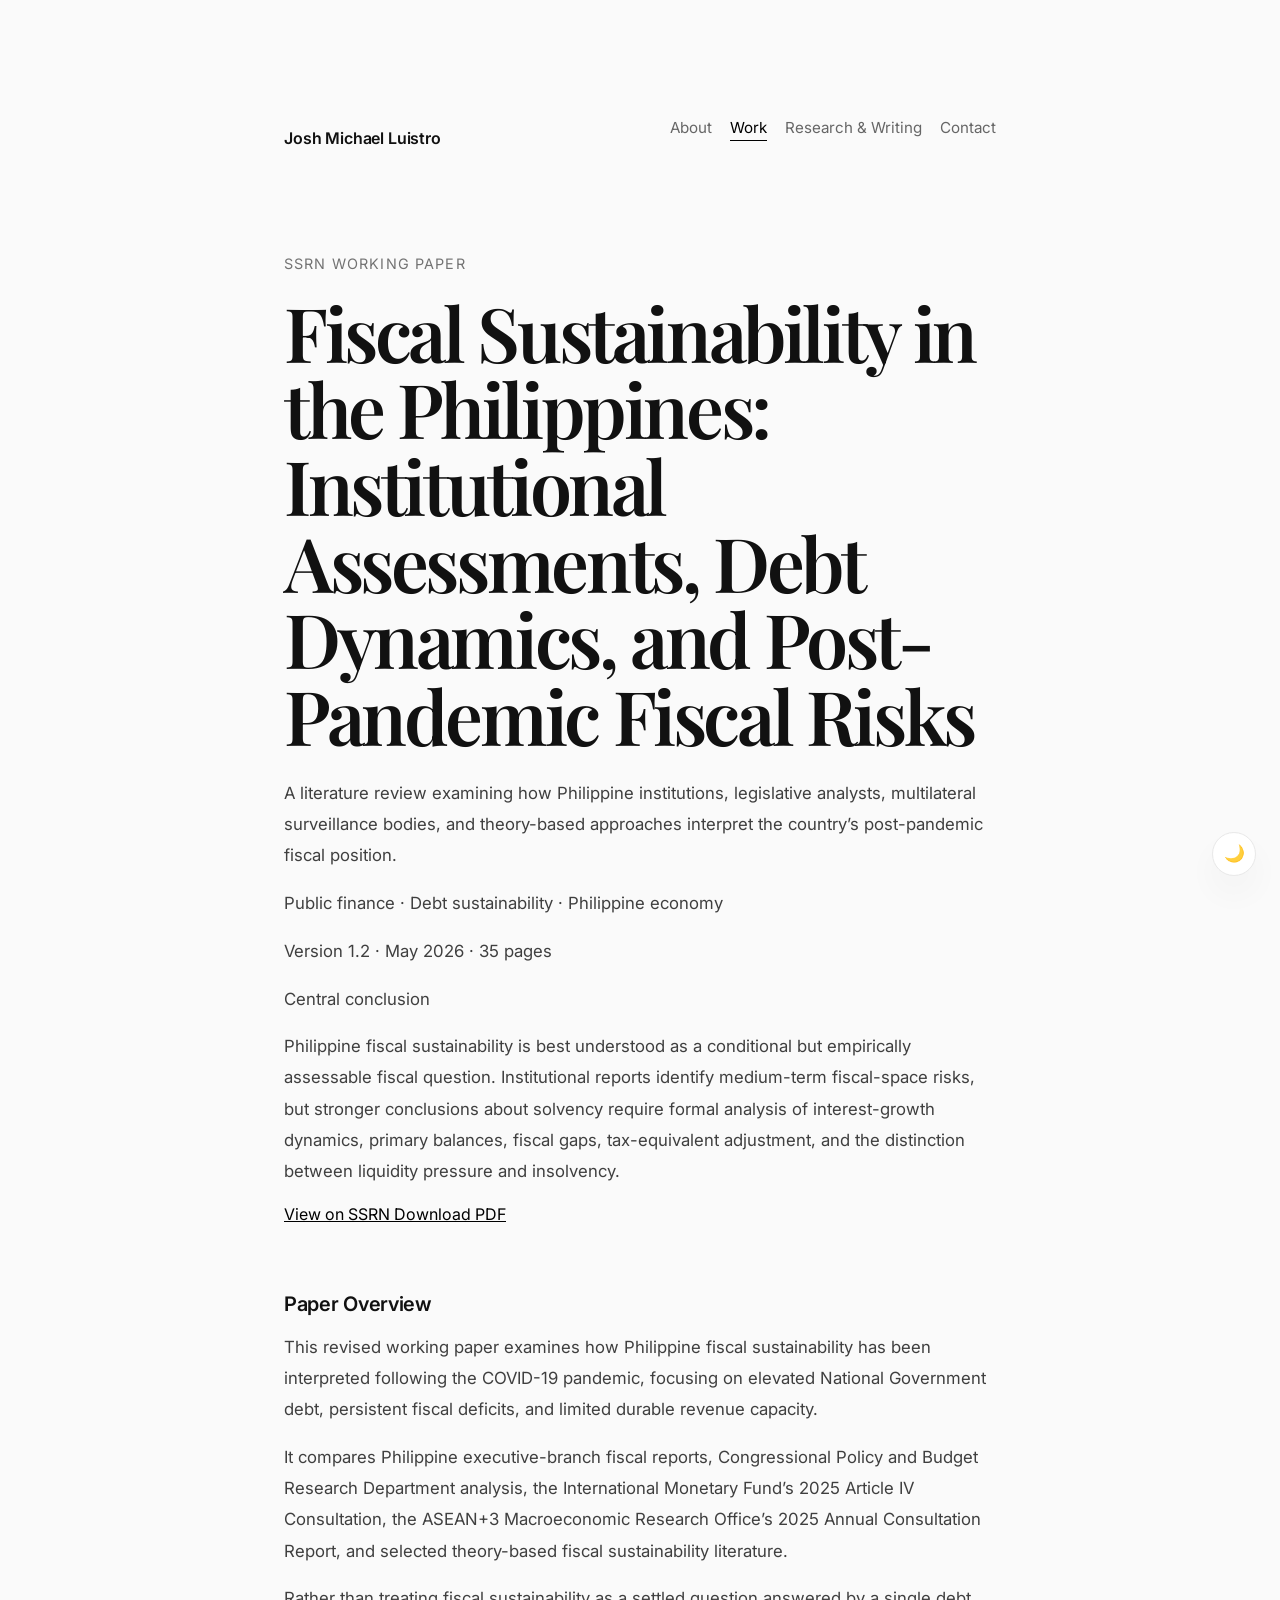
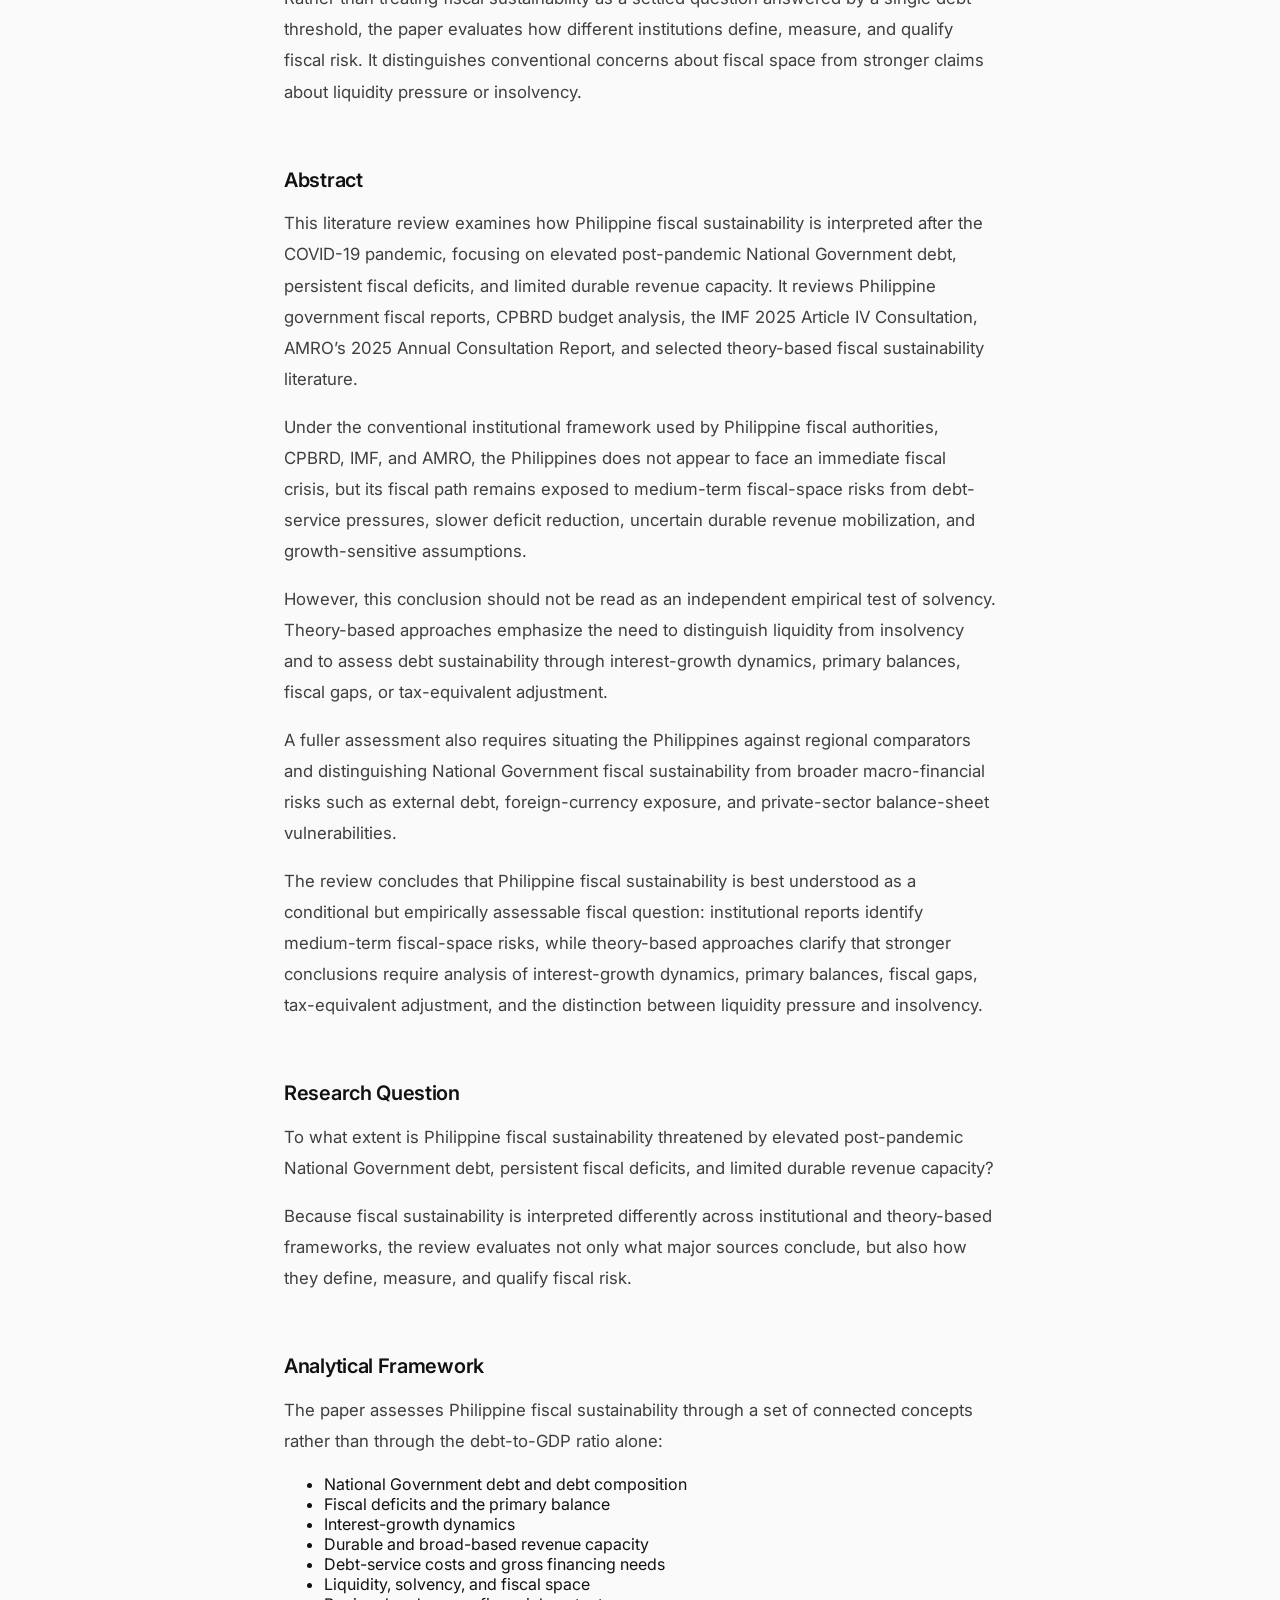
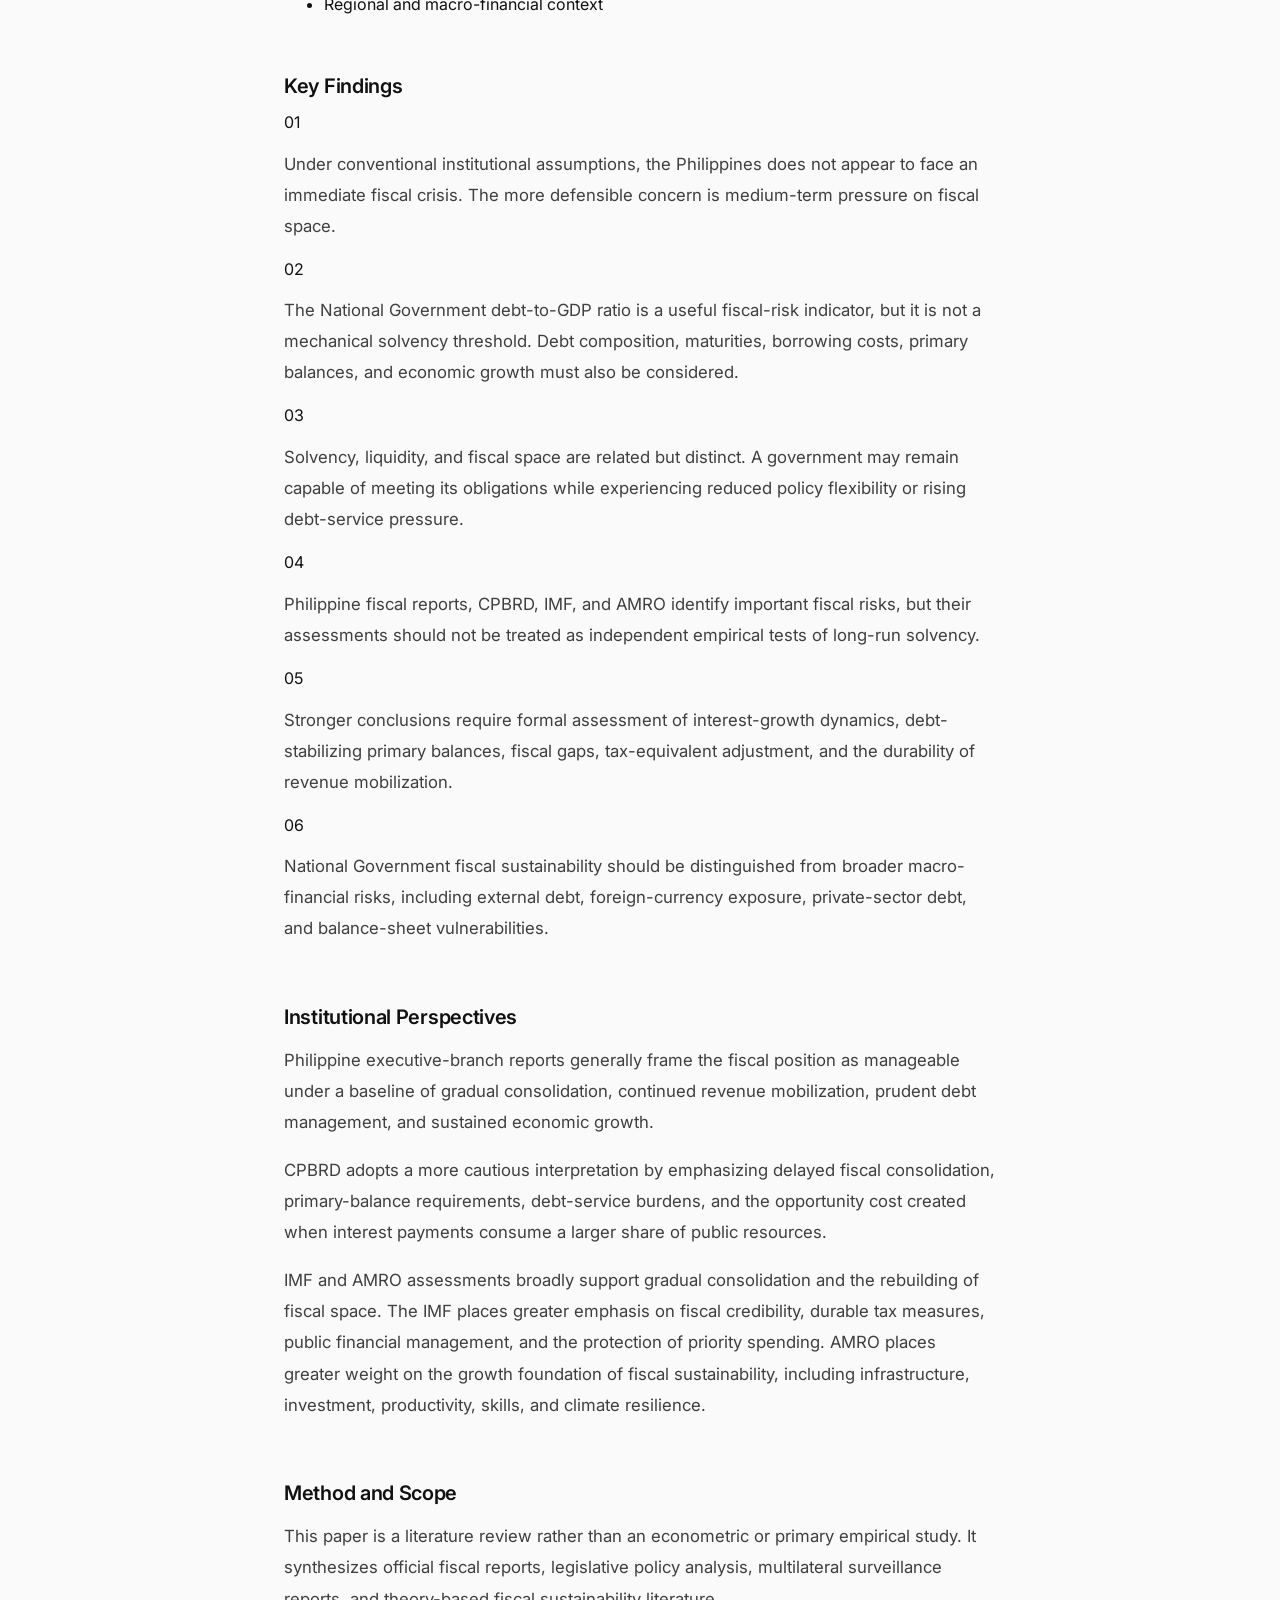
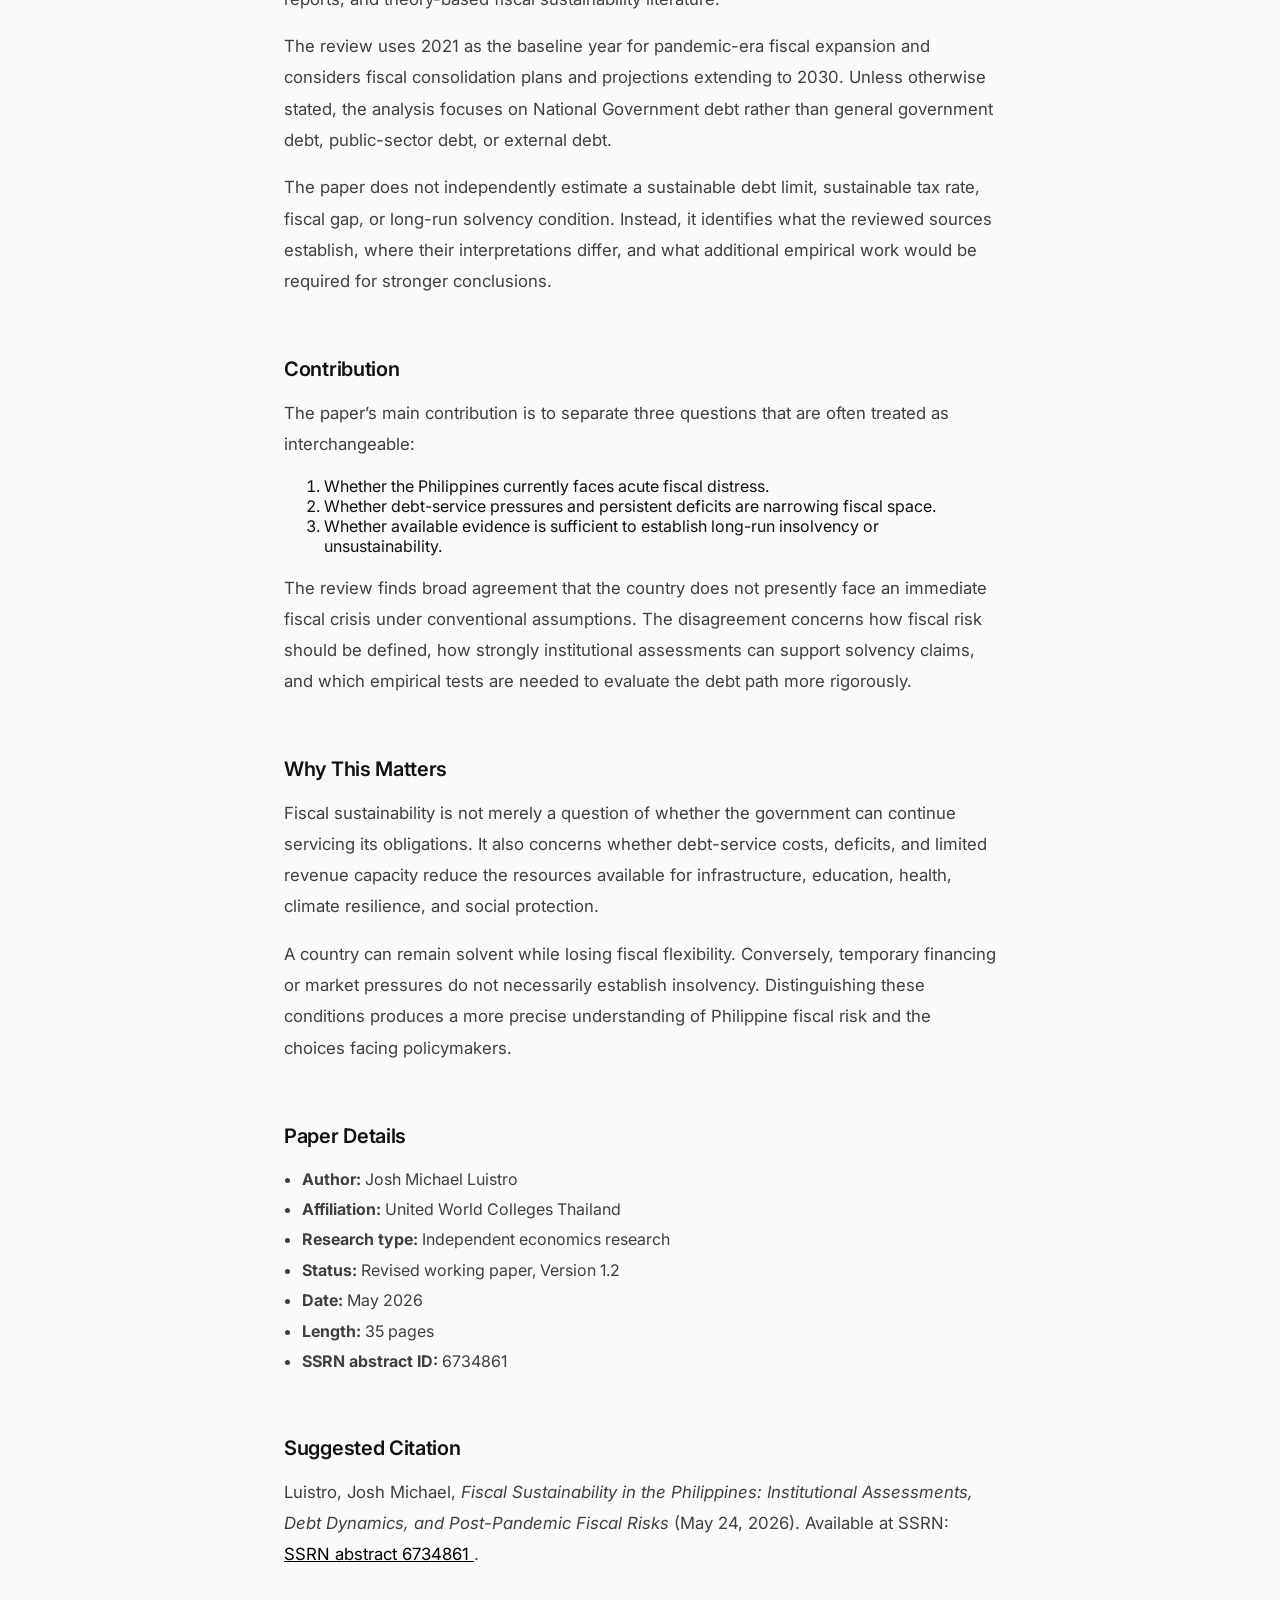
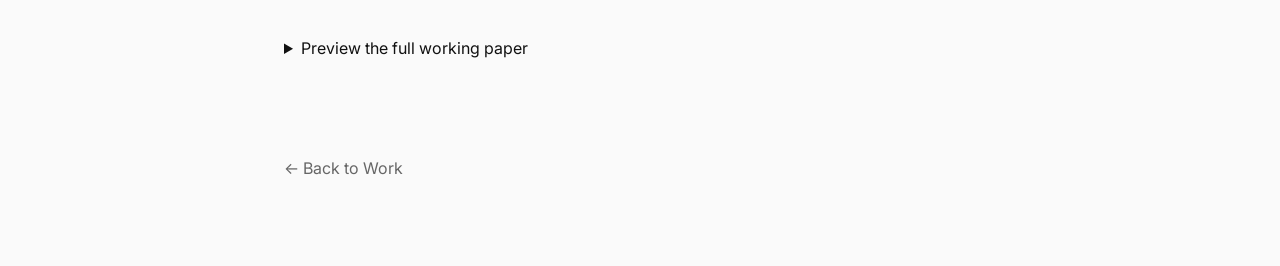
<file: research/philippine-fiscal-sustainability.html>
<!DOCTYPE html>
<html lang="en">
<head>
  <meta charset="UTF-8">

  <meta name="viewport" content="width=device-width, initial-scale=1.0">

  <meta
    name="description"
    content="Fiscal Sustainability in the Philippines: Institutional Assessments, Debt Dynamics, and Post-Pandemic Fiscal Risks, a revised working paper by Josh Michael Luistro."
  >

  <meta
    name="author"
    content="Josh Michael Luistro"
  >

  <meta
    name="citation_title"
    content="Fiscal Sustainability in the Philippines: Institutional Assessments, Debt Dynamics, and Post-Pandemic Fiscal Risks"
  >

  <meta
    name="citation_author"
    content="Luistro, Josh Michael"
  >

  <meta
    name="citation_publication_date"
    content="2026/05/24"
  >

  <meta
    name="citation_pdf_url"
    content="https://joshmichaelluistro.com/assets/philippine-fiscal-sustainability.pdf"
  >

  <meta
    property="og:title"
    content="Fiscal Sustainability in the Philippines | Josh Michael Luistro"
  >

  <meta
    property="og:description"
    content="A revised working paper examining institutional interpretations, debt dynamics, and post-pandemic fiscal risks in the Philippines."
  >

  <meta property="og:type" content="article">

  <meta
    property="og:url"
    content="https://joshmichaelluistro.com/research/philippine-fiscal-sustainability.html"
  >

  <link
    rel="canonical"
    href="https://joshmichaelluistro.com/research/philippine-fiscal-sustainability.html"
  >

  <title>
    Fiscal Sustainability in the Philippines | Josh Michael Luistro
  </title>

  <script src="../script.js"></script>
  <link rel="stylesheet" href="../style.css">

  <script type="application/ld+json">
  {
    "@context": "https://schema.org",
    "@type": "ScholarlyArticle",
    "headline": "Fiscal Sustainability in the Philippines: Institutional Assessments, Debt Dynamics, and Post-Pandemic Fiscal Risks",
    "author": {
      "@type": "Person",
      "name": "Josh Michael Luistro",
      "url": "https://joshmichaelluistro.com"
    },
    "datePublished": "2026-05-24",
    "dateModified": "2026-05-24",
    "version": "1.2",
    "inLanguage": "en",
    "isAccessibleForFree": true,
    "url": "https://joshmichaelluistro.com/research/philippine-fiscal-sustainability.html",
    "sameAs": "https://ssrn.com/abstract=6734861",
    "keywords": [
      "Philippine fiscal sustainability",
      "National Government debt",
      "fiscal deficits",
      "revenue capacity",
      "fiscal space",
      "debt sustainability",
      "fiscal gap",
      "debt sustainability analysis",
      "Southeast Asia",
      "public finance"
    ]
  }
  </script>
</head>

<body>
  <button
    id="theme-toggle"
    type="button"
    aria-label="Toggle light and dark mode"
    title="Toggle light and dark mode"
  >
    🌙
  </button>

  <div class="container article-container">
    <header class="site-header">
      <a class="site-title" href="../index.html">
        Josh Michael Luistro
      </a>

      <nav class="site-nav" aria-label="Main navigation">
        <a href="../about.html">About</a>
        <a class="active" href="../projects.html">Work</a>
        <a href="../writing.html">Research & Writing</a>
        <a href="../contact.html">Contact</a>
      </nav>
    </header>

    <main>
      <article class="article">
        <header class="article-header">
          <p class="eyebrow">
            SSRN Working Paper
          </p>

          <h1>
            Fiscal Sustainability in the Philippines:
            Institutional Assessments, Debt Dynamics,
            and Post-Pandemic Fiscal Risks
          </h1>

          <p class="article-subtitle">
            A literature review examining how Philippine institutions,
            legislative analysts, multilateral surveillance bodies, and
            theory-based approaches interpret the country’s post-pandemic
            fiscal position.
          </p>

          <div class="article-meta-row">
            <p class="article-meta-topics">
              Public finance · Debt sustainability · Philippine economy
            </p>

            <p class="article-meta-readtime">
              Version 1.2 · May 2026 · 35 pages
            </p>
          </div>
        </header>

        <aside class="key-idea">
          <p class="key-label">
            Central conclusion
          </p>

          <p class="key-text">
            Philippine fiscal sustainability is best understood as a
            conditional but empirically assessable fiscal question.
            Institutional reports identify medium-term fiscal-space risks,
            but stronger conclusions about solvency require formal analysis
            of interest-growth dynamics, primary balances, fiscal gaps,
            tax-equivalent adjustment, and the distinction between liquidity
            pressure and insolvency.
          </p>
        </aside>

        <section class="research-actions">
          <a
            class="primary-button"
            href="https://ssrn.com/abstract=6734861"
            target="_blank"
            rel="noopener noreferrer"
          >
            View on SSRN
          </a>

          <a
            class="secondary-button"
            href="../assets/philippine-fiscal-sustainability.pdf"
            download
          >
            Download PDF
          </a>
        </section>

        <section class="article-body">
          <h2>Paper Overview</h2>

          <p>
            This revised working paper examines how Philippine fiscal
            sustainability has been interpreted following the COVID-19
            pandemic, focusing on elevated National Government debt,
            persistent fiscal deficits, and limited durable revenue capacity.
          </p>

          <p>
            It compares Philippine executive-branch fiscal reports,
            Congressional Policy and Budget Research Department analysis,
            the International Monetary Fund’s 2025 Article IV Consultation,
            the ASEAN+3 Macroeconomic Research Office’s 2025 Annual
            Consultation Report, and selected theory-based fiscal
            sustainability literature.
          </p>

          <p>
            Rather than treating fiscal sustainability as a settled question
            answered by a single debt threshold, the paper evaluates how
            different institutions define, measure, and qualify fiscal risk.
            It distinguishes conventional concerns about fiscal space from
            stronger claims about liquidity pressure or insolvency.
          </p>

          <h2>Abstract</h2>

          <p>
            This literature review examines how Philippine fiscal
            sustainability is interpreted after the COVID-19 pandemic,
            focusing on elevated post-pandemic National Government debt,
            persistent fiscal deficits, and limited durable revenue capacity.
            It reviews Philippine government fiscal reports, CPBRD budget
            analysis, the IMF 2025 Article IV Consultation, AMRO’s 2025
            Annual Consultation Report, and selected theory-based fiscal
            sustainability literature.
          </p>

          <p>
            Under the conventional institutional framework used by Philippine
            fiscal authorities, CPBRD, IMF, and AMRO, the Philippines does not
            appear to face an immediate fiscal crisis, but its fiscal path
            remains exposed to medium-term fiscal-space risks from debt-service
            pressures, slower deficit reduction, uncertain durable revenue
            mobilization, and growth-sensitive assumptions.
          </p>

          <p>
            However, this conclusion should not be read as an independent
            empirical test of solvency. Theory-based approaches emphasize the
            need to distinguish liquidity from insolvency and to assess debt
            sustainability through interest-growth dynamics, primary balances,
            fiscal gaps, or tax-equivalent adjustment.
          </p>

          <p>
            A fuller assessment also requires situating the Philippines against
            regional comparators and distinguishing National Government fiscal
            sustainability from broader macro-financial risks such as external
            debt, foreign-currency exposure, and private-sector balance-sheet
            vulnerabilities.
          </p>

          <p>
            The review concludes that Philippine fiscal sustainability is best
            understood as a conditional but empirically assessable fiscal
            question: institutional reports identify medium-term fiscal-space
            risks, while theory-based approaches clarify that stronger
            conclusions require analysis of interest-growth dynamics, primary
            balances, fiscal gaps, tax-equivalent adjustment, and the
            distinction between liquidity pressure and insolvency.
          </p>

          <h2>Research Question</h2>

          <p class="research-question">
            To what extent is Philippine fiscal sustainability threatened by
            elevated post-pandemic National Government debt, persistent fiscal
            deficits, and limited durable revenue capacity?
          </p>

          <p>
            Because fiscal sustainability is interpreted differently across
            institutional and theory-based frameworks, the review evaluates
            not only what major sources conclude, but also how they define,
            measure, and qualify fiscal risk.
          </p>

          <h2>Analytical Framework</h2>

          <p>
            The paper assesses Philippine fiscal sustainability through a set
            of connected concepts rather than through the debt-to-GDP ratio
            alone:
          </p>

          <ul>
            <li>National Government debt and debt composition</li>
            <li>Fiscal deficits and the primary balance</li>
            <li>Interest-growth dynamics</li>
            <li>Durable and broad-based revenue capacity</li>
            <li>Debt-service costs and gross financing needs</li>
            <li>Liquidity, solvency, and fiscal space</li>
            <li>Regional and macro-financial context</li>
          </ul>

          <h2>Key Findings</h2>

          <div class="finding-list">
            <article class="finding-item">
              <span>01</span>

              <p>
                Under conventional institutional assumptions, the Philippines
                does not appear to face an immediate fiscal crisis. The more
                defensible concern is medium-term pressure on fiscal space.
              </p>
            </article>

            <article class="finding-item">
              <span>02</span>

              <p>
                The National Government debt-to-GDP ratio is a useful
                fiscal-risk indicator, but it is not a mechanical solvency
                threshold. Debt composition, maturities, borrowing costs,
                primary balances, and economic growth must also be considered.
              </p>
            </article>

            <article class="finding-item">
              <span>03</span>

              <p>
                Solvency, liquidity, and fiscal space are related but distinct.
                A government may remain capable of meeting its obligations
                while experiencing reduced policy flexibility or rising
                debt-service pressure.
              </p>
            </article>

            <article class="finding-item">
              <span>04</span>

              <p>
                Philippine fiscal reports, CPBRD, IMF, and AMRO identify
                important fiscal risks, but their assessments should not be
                treated as independent empirical tests of long-run solvency.
              </p>
            </article>

            <article class="finding-item">
              <span>05</span>

              <p>
                Stronger conclusions require formal assessment of
                interest-growth dynamics, debt-stabilizing primary balances,
                fiscal gaps, tax-equivalent adjustment, and the durability of
                revenue mobilization.
              </p>
            </article>

            <article class="finding-item">
              <span>06</span>

              <p>
                National Government fiscal sustainability should be
                distinguished from broader macro-financial risks, including
                external debt, foreign-currency exposure, private-sector debt,
                and balance-sheet vulnerabilities.
              </p>
            </article>
          </div>

          <h2>Institutional Perspectives</h2>

          <p>
            Philippine executive-branch reports generally frame the fiscal
            position as manageable under a baseline of gradual consolidation,
            continued revenue mobilization, prudent debt management, and
            sustained economic growth.
          </p>

          <p>
            CPBRD adopts a more cautious interpretation by emphasizing delayed
            fiscal consolidation, primary-balance requirements, debt-service
            burdens, and the opportunity cost created when interest payments
            consume a larger share of public resources.
          </p>

          <p>
            IMF and AMRO assessments broadly support gradual consolidation and
            the rebuilding of fiscal space. The IMF places greater emphasis on
            fiscal credibility, durable tax measures, public financial
            management, and the protection of priority spending. AMRO places
            greater weight on the growth foundation of fiscal sustainability,
            including infrastructure, investment, productivity, skills, and
            climate resilience.
          </p>

          <h2>Method and Scope</h2>

          <p>
            This paper is a literature review rather than an econometric or
            primary empirical study. It synthesizes official fiscal reports,
            legislative policy analysis, multilateral surveillance reports,
            and theory-based fiscal sustainability literature.
          </p>

          <p>
            The review uses 2021 as the baseline year for pandemic-era fiscal
            expansion and considers fiscal consolidation plans and projections
            extending to 2030. Unless otherwise stated, the analysis focuses on
            National Government debt rather than general government debt,
            public-sector debt, or external debt.
          </p>

          <p>
            The paper does not independently estimate a sustainable debt limit,
            sustainable tax rate, fiscal gap, or long-run solvency condition.
            Instead, it identifies what the reviewed sources establish, where
            their interpretations differ, and what additional empirical work
            would be required for stronger conclusions.
          </p>

          <h2>Contribution</h2>

          <p>
            The paper’s main contribution is to separate three questions that
            are often treated as interchangeable:
          </p>

          <ol>
            <li>
              Whether the Philippines currently faces acute fiscal distress.
            </li>

            <li>
              Whether debt-service pressures and persistent deficits are
              narrowing fiscal space.
            </li>

            <li>
              Whether available evidence is sufficient to establish long-run
              insolvency or unsustainability.
            </li>
          </ol>

          <p>
            The review finds broad agreement that the country does not
            presently face an immediate fiscal crisis under conventional
            assumptions. The disagreement concerns how fiscal risk should be
            defined, how strongly institutional assessments can support
            solvency claims, and which empirical tests are needed to evaluate
            the debt path more rigorously.
          </p>

          <h2>Why This Matters</h2>

          <p>
            Fiscal sustainability is not merely a question of whether the
            government can continue servicing its obligations. It also concerns
            whether debt-service costs, deficits, and limited revenue capacity
            reduce the resources available for infrastructure, education,
            health, climate resilience, and social protection.
          </p>

          <p>
            A country can remain solvent while losing fiscal flexibility.
            Conversely, temporary financing or market pressures do not
            necessarily establish insolvency. Distinguishing these conditions
            produces a more precise understanding of Philippine fiscal risk and
            the choices facing policymakers.
          </p>

          <h2>Paper Details</h2>

          <ul class="list-clean">
            <li>
              <strong>Author:</strong> Josh Michael Luistro
            </li>

            <li>
              <strong>Affiliation:</strong> United World Colleges Thailand
            </li>

            <li>
              <strong>Research type:</strong> Independent economics research
            </li>

            <li>
              <strong>Status:</strong> Revised working paper, Version 1.2
            </li>

            <li>
              <strong>Date:</strong> May 2026
            </li>

            <li>
              <strong>Length:</strong> 35 pages
            </li>

            <li>
              <strong>SSRN abstract ID:</strong> 6734861
            </li>
          </ul>

          <h2>Suggested Citation</h2>

          <p>
            Luistro, Josh Michael, <em>Fiscal Sustainability in the
            Philippines: Institutional Assessments, Debt Dynamics, and
            Post-Pandemic Fiscal Risks</em> (May 24, 2026). Available at SSRN:
            <a
              href="https://ssrn.com/abstract=6734861"
              target="_blank"
              rel="noopener noreferrer"
            >
              SSRN abstract 6734861
            </a>.
          </p>
        </section>

        <section class="pdf-preview-section">
          <details>
            <summary>Preview the full working paper</summary>

            <div class="pdf-frame-wrapper">
              <iframe
                src="../assets/philippine-fiscal-sustainability.pdf#view=FitH"
                title="Fiscal Sustainability in the Philippines working paper"
                class="pdf-frame"
                loading="lazy"
              >
              </iframe>
            </div>
          </details>
        </section>

        <footer class="article-footer">
          <a class="back-link" href="../projects.html">
            ← Back to Work
          </a>
        </footer>
      </article>
    </main>
  </div>
</body>
</html>
</file>
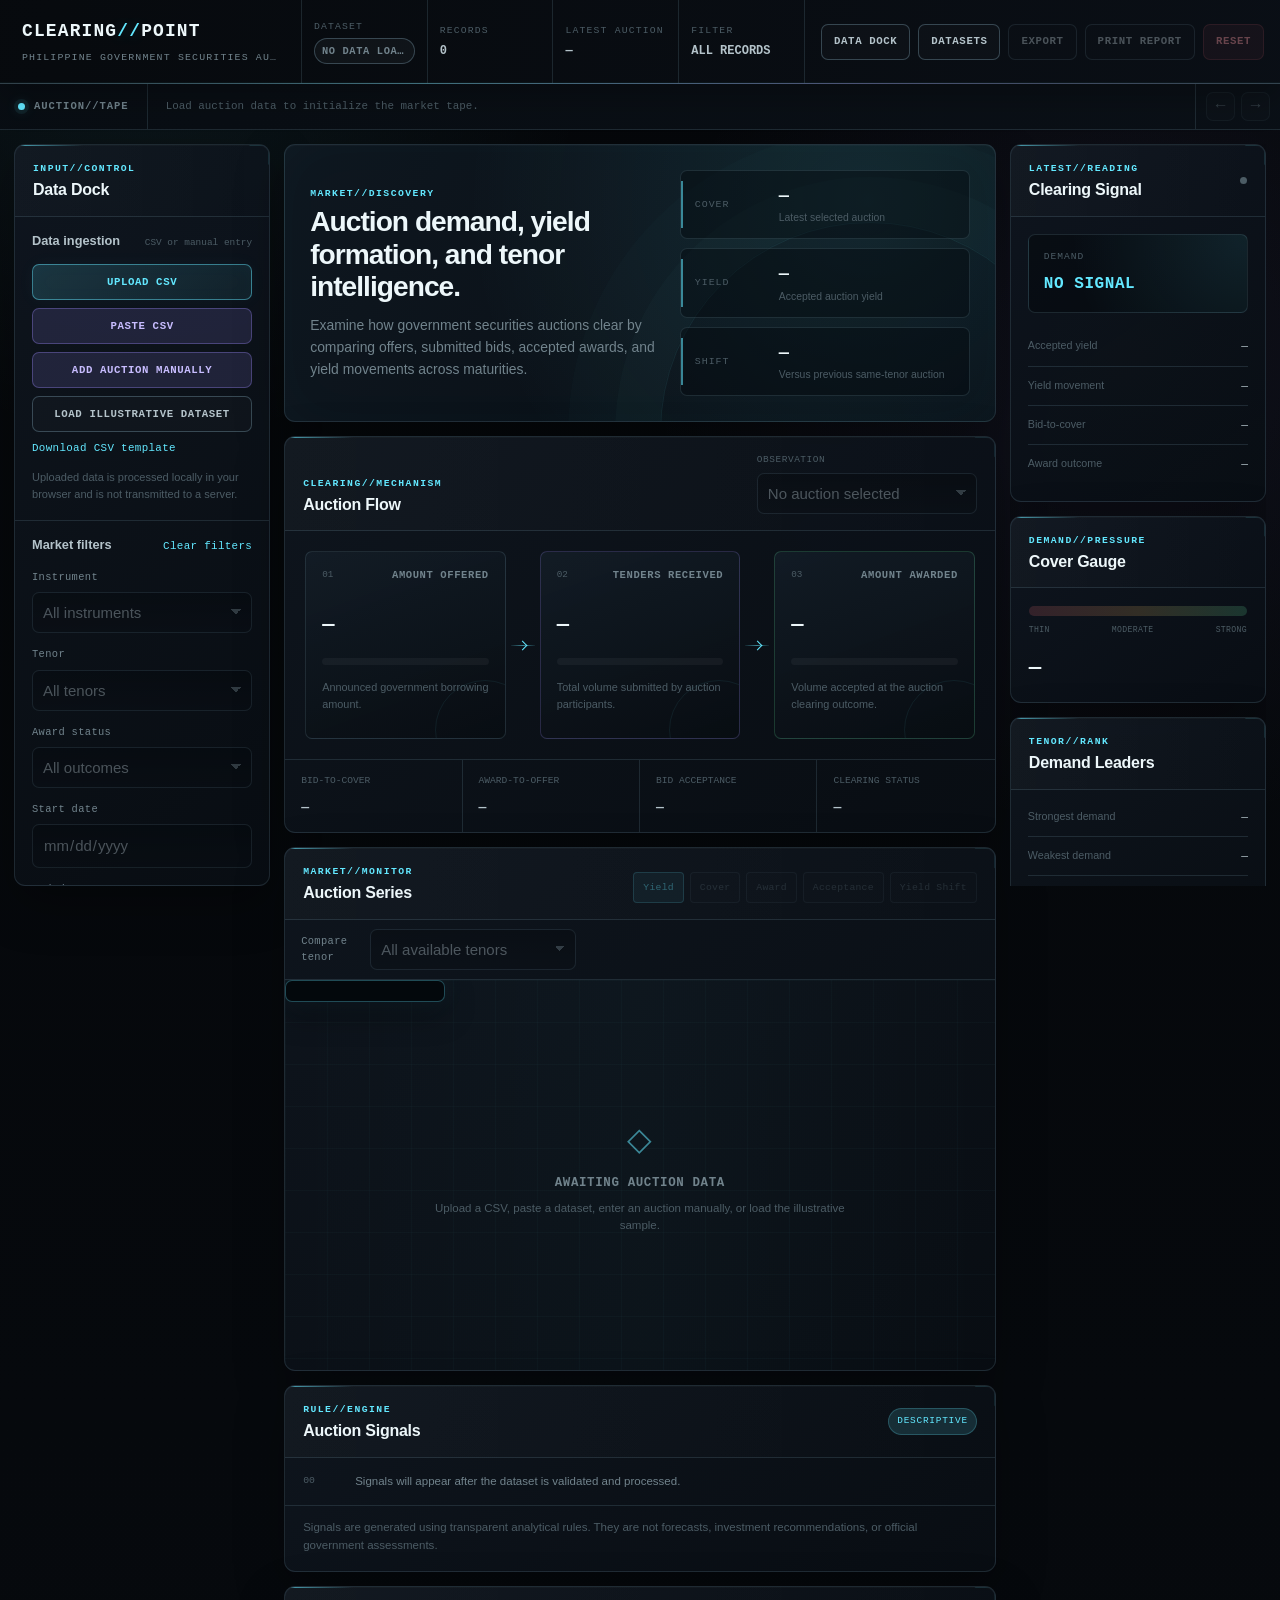
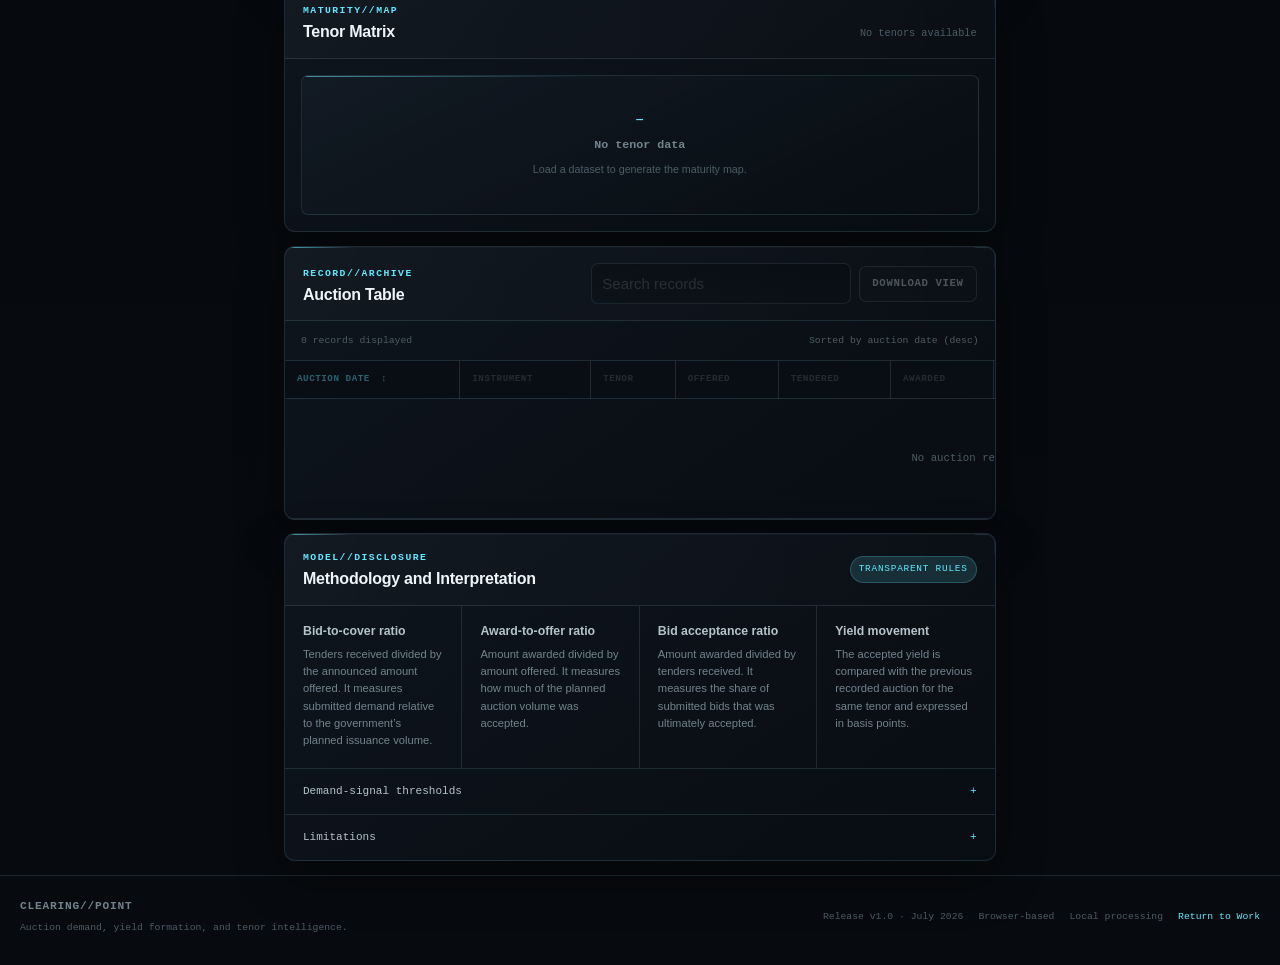
<file: tools/clearing-point.html>
<!DOCTYPE html>
<html lang="en" data-theme="dark">
<head>
  <meta charset="UTF-8">

  <meta
    name="viewport"
    content="width=device-width, initial-scale=1.0"
  >

  <title>
    CLEARING//POINT | Philippine Government Securities Auction Lab
  </title>

  <meta
    name="description"
    content="Analyze Philippine government securities auctions using bid-to-cover ratios, accepted yields, award behavior, yield movements, tenor comparisons, CSV tools, and printable reports."
  >

  <meta
    name="author"
    content="Josh Michael Luistro"
  >

  <meta
    name="application-name"
    content="CLEARING//POINT"
  >

  <meta
    name="robots"
    content="index, follow, max-image-preview:large"
  >

  <meta
    name="theme-color"
    content="#07090d"
  >

  <link
    rel="canonical"
    href="https://joshmichaelluistro.com/tools/clearing-point.html"
  >

  <meta
    property="og:type"
    content="website"
  >

  <meta
    property="og:locale"
    content="en_PH"
  >

  <meta
    property="og:site_name"
    content="Josh Michael Luistro"
  >

  <meta
    property="og:title"
    content="CLEARING//POINT | Philippine Government Securities Auction Lab"
  >

  <meta
    property="og:description"
    content="A browser-based analytical lab for examining Philippine government securities auction demand, accepted yields, award behavior, and tenor signals."
  >

  <meta
    property="og:url"
    content="https://joshmichaelluistro.com/tools/clearing-point.html"
  >

  <meta
    name="twitter:card"
    content="summary"
  >

  <meta
    name="twitter:title"
    content="CLEARING//POINT | Philippine Government Securities Auction Lab"
  >

  <meta
    name="twitter:description"
    content="Analyze auction demand, yield formation, award behavior, and tenor signals using a browser-based Philippine government securities tool."
  >

  <link
    rel="icon"
    type="image/png"
    href="/assets/site-icon.png?v=1.0"
  >

  <link
    rel="apple-touch-icon"
    href="/assets/site-icon.png?v=1.0"
  >

  <link
    rel="stylesheet"
    href="clearing-point.css?v=1.0.0"
  >

  <script
    src="clearing-point.js?v=1.0.0"
    defer
  ></script>

  <script type="application/ld+json">
    {
      "@context": "https://schema.org",
      "@type": "WebApplication",
      "name": "CLEARING//POINT",
      "alternateName": "Philippine Government Securities Auction Lab",
      "url": "https://joshmichaelluistro.com/tools/clearing-point.html",
      "description": "A browser-based analytical tool for examining Philippine government securities auction demand, accepted yields, award behavior, and tenor signals.",
      "applicationCategory": "FinanceApplication",
      "operatingSystem": "Any",
      "browserRequirements": "Requires JavaScript",
      "isAccessibleForFree": true,
      "creator": {
        "@type": "Person",
        "name": "Josh Michael Luistro",
        "url": "https://joshmichaelluistro.com/"
      }
    }
  </script>
</head>

<body>
  <a
    class="skip-link"
    href="#main-content"
  >
    Skip to dashboard
  </a>

  <noscript>
    <div class="noscript-warning">
      CLEARING//POINT requires JavaScript to process auction data and
      generate analytical outputs.
    </div>
  </noscript>

  <div
    class="cp-app"
    id="cpApp"
  >

    <!-- =========================================================
         COMMAND HEADER
    ========================================================== -->

    <header class="command-header">
      <div class="command-header__identity">
        <a
          class="product-mark"
          href="../projects.html"
          aria-label="Return to Josh Michael Luistro's projects"
        >
          <span class="product-mark__primary">
            CLEARING<span aria-hidden="true">//</span>POINT
          </span>

          <span class="product-mark__secondary">
            Philippine Government Securities Auction Lab
          </span>
        </a>
      </div>

      <div
        class="command-header__status"
        aria-label="Dataset status"
      >
        <div class="status-module">
          <span class="status-module__label">
            DATASET
          </span>

          <span
            class="status-chip status-chip--idle"
            id="datasetStatus"
          >
            NO DATA LOADED
          </span>
        </div>

        <div class="status-module">
          <span class="status-module__label">
            RECORDS
          </span>

          <strong
            class="status-module__value"
            id="recordCount"
          >
            0
          </strong>
        </div>

        <div class="status-module">
          <span class="status-module__label">
            LATEST AUCTION
          </span>

          <strong
            class="status-module__value"
            id="latestAuctionDate"
          >
            —
          </strong>
        </div>

        <div class="status-module">
          <span class="status-module__label">
            FILTER
          </span>

          <strong
            class="status-module__value"
            id="activeFilterSummary"
          >
            ALL RECORDS
          </strong>
        </div>
      </div>

      <nav
        class="command-header__actions"
        aria-label="Dashboard actions"
      >
        <button
          class="button button--ghost"
          id="toggleDataDockButton"
          type="button"
          aria-controls="dataDock"
          aria-expanded="true"
        >
          DATA DOCK
        </button>

        <button
          class="button button--ghost"
          id="openDatasetManagerButton"
          type="button"
        >
          DATASETS
        </button>

        <button
          class="button button--ghost"
          id="exportDataButton"
          type="button"
          disabled
        >
          EXPORT
        </button>

        <button
  class="button button--ghost"
  id="printReportButton"
  type="button"
  disabled
>
  PRINT REPORT
</button>

        <button
          class="button button--danger"
          id="resetDashboardButton"
          type="button"
          disabled
        >
          RESET
        </button>
      </nav>
    </header>

    <!-- =========================================================
         AUCTION TAPE
    ========================================================== -->

    <section
      class="auction-tape"
      aria-label="Latest auction observations"
    >
      <div class="auction-tape__label">
        <span
          class="signal-light"
          aria-hidden="true"
        ></span>

        AUCTION//TAPE
      </div>

      <div
        class="auction-tape__viewport"
        id="auctionTapeViewport"
      >
        <div
          class="auction-tape__track"
          id="auctionTapeTrack"
        >
          <span class="auction-tape__empty">
            Load auction data to initialize the market tape.
          </span>
        </div>
      </div>

      <div class="auction-tape__controls">
        <button
          class="icon-button"
          id="auctionTapePreviousButton"
          type="button"
          aria-label="Show previous auction signal"
          disabled
        >
          ←
        </button>

        <button
          class="icon-button"
          id="auctionTapeNextButton"
          type="button"
          aria-label="Show next auction signal"
          disabled
        >
          →
        </button>
      </div>
    </section>

<section
  class="print-report-header"
  id="printReportHeader"
>
  <div class="print-report-header__top">
    <div>
      <p class="print-report-header__eyebrow">
        CLEARING//POINT
      </p>

      <h1>
        Philippine Government Securities Auction Report
      </h1>
    </div>

    <p class="print-report-header__type">
      Browser-generated analytical snapshot
    </p>
  </div>

  <div class="print-report-header__grid">
    <div>
      <span>
        Dataset
      </span>

      <strong id="printReportDataset">
        —
      </strong>
    </div>

    <div>
      <span>
        Generated
      </span>

      <strong id="printReportGenerated">
        —
      </strong>
    </div>

    <div>
      <span>
        Current scope
      </span>

      <strong id="printReportScope">
        —
      </strong>
    </div>

    <div>
      <span>
        Records
      </span>

      <strong id="printReportRecords">
        —
      </strong>
    </div>

    <div>
      <span>
        Chart view
      </span>

      <strong id="printReportMetric">
        —
      </strong>
    </div>

    <div>
      <span>
        Selected auction
      </span>

      <strong id="printReportSelection">
        —
      </strong>
    </div>

    <div>
      <span>
        Data warnings
      </span>

      <strong id="printReportWarnings">
        —
      </strong>
    </div>
  </div>

  <p class="print-report-header__disclaimer">
    Calculations and signals are descriptive outputs generated from the
    supplied dataset. They are not official government assessments,
    forecasts, or investment recommendations.
  </p>
</section>
    
    <!-- =========================================================
         MAIN DASHBOARD
    ========================================================== -->

    <main
      class="dashboard"
      id="main-content"
    >

      <!-- =======================================================
           DATA DOCK
      ======================================================== -->

      <aside
        class="data-dock"
        id="dataDock"
        aria-label="Data controls and filters"
      >
        <div class="panel-heading">
          <div>
            <p class="panel-kicker">
              INPUT//CONTROL
            </p>

            <h2 class="panel-title">
              Data Dock
            </h2>
          </div>

          <button
            class="icon-button data-dock__close"
            id="closeDataDockButton"
            type="button"
            aria-label="Close data dock"
          >
            ×
          </button>
        </div>

        <section class="dock-section">
          <div class="dock-section__heading">
            <h3>
              Data ingestion
            </h3>

            <span>
              CSV or manual entry
            </span>
          </div>

          <input
            id="csvFileInput"
            type="file"
            accept=".csv,text/csv"
            hidden
          >

          <div class="button-stack">
            <button
              class="button button--primary button--full"
              id="uploadCsvButton"
              type="button"
            >
              Upload CSV
            </button>

            <button
              class="button button--secondary button--full"
              id="openPasteCsvButton"
              type="button"
            >
              Paste CSV
            </button>

            <button
              class="button button--secondary button--full"
              id="openManualEntryButton"
              type="button"
            >
              Add Auction Manually
            </button>

            <button
              class="button button--ghost button--full"
              id="loadSampleDataButton"
              type="button"
            >
              Load Illustrative Dataset
            </button>

            <button
              class="text-button"
              id="downloadTemplateButton"
              type="button"
            >
              Download CSV template
            </button>
          </div>

          <p class="dock-note">
            Uploaded data is processed locally in your browser and is not
            transmitted to a server.
          </p>
        </section>

        <section class="dock-section">
          <div class="dock-section__heading">
            <h3>
              Market filters
            </h3>

            <button
              class="text-button"
              id="clearFiltersButton"
              type="button"
              disabled
            >
              Clear filters
            </button>
          </div>

          <div class="field-group">
            <label for="instrumentFilter">
              Instrument
            </label>

            <select
              id="instrumentFilter"
              disabled
            >
              <option value="all">
                All instruments
              </option>

              <option value="T-Bill">
                Treasury bills
              </option>

              <option value="T-Bond">
                Treasury bonds
              </option>
            </select>
          </div>

          <div class="field-group">
            <label for="tenorFilter">
              Tenor
            </label>

            <select
              id="tenorFilter"
              disabled
            >
              <option value="all">
                All tenors
              </option>
            </select>
          </div>

          <div class="field-group">
            <label for="awardStatusFilter">
              Award status
            </label>

            <select
              id="awardStatusFilter"
              disabled
            >
              <option value="all">
                All outcomes
              </option>

              <option value="full">
                Full award
              </option>

              <option value="partial">
                Partial award
              </option>

              <option value="none">
                No award
              </option>
            </select>
          </div>

          <div class="field-grid field-grid--two">
            <div class="field-group">
              <label for="startDateFilter">
                Start date
              </label>

              <input
                id="startDateFilter"
                type="date"
                disabled
              >
            </div>

            <div class="field-group">
              <label for="endDateFilter">
                End date
              </label>

              <input
                id="endDateFilter"
                type="date"
                disabled
              >
            </div>
          </div>

          <button
            class="button button--primary button--full"
            id="applyFiltersButton"
            type="button"
            disabled
          >
            Apply Filters
          </button>
        </section>

        <section class="dock-section">
          <div class="dock-section__heading">
            <h3>
              Dataset controls
            </h3>
          </div>

          <div class="button-stack">
            <button
              class="button button--secondary button--full"
              id="saveDatasetButton"
              type="button"
              disabled
            >
              Save in Browser
            </button>

            <button
              class="button button--ghost button--full"
              id="openSavedDatasetsButton"
              type="button"
            >
              Load Saved Dataset
            </button>

            <button
              class="button button--ghost button--full"
              id="exportProcessedCsvButton"
              type="button"
              disabled
            >
              Export Processed CSV
            </button>

            <button
              class="button button--danger button--full"
              id="clearCurrentDatasetButton"
              type="button"
              disabled
            >
              Clear Current Dataset
            </button>
          </div>
        </section>
      </aside>

<button
  class="data-dock-backdrop"
  id="dataDockBackdrop"
  type="button"
  aria-label="Close data dock"
  hidden
></button>

<!-- =======================================================
     CENTRAL MARKET WORKSPACE
      ======================================================== -->

      <div class="market-workspace">

        <!-- MARKET OVERVIEW -->

        <section
          class="market-overview"
          aria-labelledby="marketOverviewTitle"
        >
          <div class="market-overview__copy">
            <p class="panel-kicker">
              MARKET//DISCOVERY
            </p>

            <h1 id="marketOverviewTitle">
              Auction demand, yield formation, and tenor intelligence.
            </h1>

            <p>
              Examine how government securities auctions clear by comparing
              offers, submitted bids, accepted awards, and yield movements
              across maturities.
            </p>
          </div>

          <div
            class="market-overview__snapshot"
            aria-label="Current market snapshot"
          >
            <article class="snapshot-metric">
              <span class="snapshot-metric__label">
                COVER
              </span>

              <strong
                class="snapshot-metric__value"
                id="overviewCoverRatio"
              >
                —
              </strong>

              <span
                class="snapshot-metric__context"
                id="overviewCoverContext"
              >
                Latest selected auction
              </span>
            </article>

            <article class="snapshot-metric">
              <span class="snapshot-metric__label">
                YIELD
              </span>

              <strong
                class="snapshot-metric__value"
                id="overviewAcceptedYield"
              >
                —
              </strong>

              <span
                class="snapshot-metric__context"
                id="overviewYieldContext"
              >
                Accepted auction yield
              </span>
            </article>

            <article class="snapshot-metric">
              <span class="snapshot-metric__label">
                SHIFT
              </span>

              <strong
                class="snapshot-metric__value"
                id="overviewYieldShift"
              >
                —
              </strong>

              <span
                class="snapshot-metric__context"
                id="overviewShiftContext"
              >
                Versus previous same-tenor auction
              </span>
            </article>
          </div>
        </section>

        <!-- AUCTION FLOW -->

        <section
          class="terminal-panel auction-flow-panel"
          aria-labelledby="auctionFlowTitle"
        >
          <div class="panel-heading panel-heading--with-actions">
            <div>
              <p class="panel-kicker">
                CLEARING//MECHANISM
              </p>

              <h2
                class="panel-title"
                id="auctionFlowTitle"
              >
                Auction Flow
              </h2>
            </div>

            <div class="panel-selector">
              <label for="auctionFlowRecordSelect">
                Observation
              </label>

              <select
                id="auctionFlowRecordSelect"
                disabled
              >
                <option value="">
                  No auction selected
                </option>
              </select>
            </div>
          </div>

          <div
            class="auction-flow"
            id="auctionFlow"
          >
            <article
              class="flow-stage flow-stage--offered"
              data-stage="offered"
            >
              <div class="flow-stage__header">
                <span>
                  01
                </span>

                <h3>
                  Amount Offered
                </h3>
              </div>

              <strong
                class="flow-stage__value"
                id="flowAmountOffered"
              >
                —
              </strong>

              <div
                class="flow-stage__bar"
                aria-hidden="true"
              >
                <span id="flowAmountOfferedBar"></span>
              </div>

              <p>
                Announced government borrowing amount.
              </p>
            </article>

            <div
              class="flow-connector"
              aria-hidden="true"
            >
              <span></span>
            </div>

            <article
              class="flow-stage flow-stage--tendered"
              data-stage="tendered"
            >
              <div class="flow-stage__header">
                <span>
                  02
                </span>

                <h3>
                  Tenders Received
                </h3>
              </div>

              <strong
                class="flow-stage__value"
                id="flowTendersReceived"
              >
                —
              </strong>

              <div
                class="flow-stage__bar"
                aria-hidden="true"
              >
                <span id="flowTendersReceivedBar"></span>
              </div>

              <p>
                Total volume submitted by auction participants.
              </p>
            </article>

            <div
              class="flow-connector"
              aria-hidden="true"
            >
              <span></span>
            </div>

            <article
              class="flow-stage flow-stage--awarded"
              data-stage="awarded"
            >
              <div class="flow-stage__header">
                <span>
                  03
                </span>

                <h3>
                  Amount Awarded
                </h3>
              </div>

              <strong
                class="flow-stage__value"
                id="flowAmountAwarded"
              >
                —
              </strong>

              <div
                class="flow-stage__bar"
                aria-hidden="true"
              >
                <span id="flowAmountAwardedBar"></span>
              </div>

              <p>
                Volume accepted at the auction clearing outcome.
              </p>
            </article>
          </div>

          <div class="auction-flow__metrics">
            <article class="compact-metric">
              <span>
                Bid-to-cover
              </span>

              <strong id="flowBidToCover">
                —
              </strong>
            </article>

            <article class="compact-metric">
              <span>
                Award-to-offer
              </span>

              <strong id="flowAwardToOffer">
                —
              </strong>
            </article>

            <article class="compact-metric">
              <span>
                Bid acceptance
              </span>

              <strong id="flowAcceptanceRatio">
                —
              </strong>
            </article>

            <article class="compact-metric">
              <span>
                Clearing status
              </span>

              <strong id="flowClearingStatus">
                —
              </strong>
            </article>
          </div>
        </section>

        <!-- MARKET CHART -->

        <section
          class="terminal-panel market-chart-panel"
          aria-labelledby="marketChartTitle"
        >
          <div class="panel-heading panel-heading--with-actions">
            <div>
              <p class="panel-kicker">
                MARKET//MONITOR
              </p>

              <h2
                class="panel-title"
                id="marketChartTitle"
              >
                Auction Series
              </h2>
            </div>

            <div
              class="chart-view-controls"
              role="group"
              aria-label="Select chart metric"
            >
              <button
                class="chart-view-button is-active"
                type="button"
                data-metric="accepted_yield"
                aria-pressed="true"
                disabled
              >
                Yield
              </button>

              <button
                class="chart-view-button"
                type="button"
                data-metric="bid_to_cover"
                aria-pressed="false"
                disabled
              >
                Cover
              </button>

              <button
                class="chart-view-button"
                type="button"
                data-metric="award_to_offer"
                aria-pressed="false"
                disabled
              >
                Award
              </button>

              <button
                class="chart-view-button"
                type="button"
                data-metric="acceptance_ratio"
                aria-pressed="false"
                disabled
              >
                Acceptance
              </button>

              <button
                class="chart-view-button"
                type="button"
                data-metric="yield_change_bps"
                aria-pressed="false"
                disabled
              >
                Yield Shift
              </button>
            </div>
          </div>

          <div class="chart-toolbar">
            <div class="field-group field-group--inline">
              <label for="chartTenorSelect">
                Compare tenor
              </label>

              <select
                id="chartTenorSelect"
                disabled
              >
                <option value="all">
                  All available tenors
                </option>
              </select>
            </div>

            <div
              class="chart-legend"
              id="chartLegend"
              aria-label="Chart legend"
            ></div>
          </div>

          <div
            class="chart-stage"
            id="chartStage"
          >
            <canvas
  id="marketChart"
  role="img"
  aria-label="Auction market data chart"
  aria-describedby="chartAccessibilitySummary"
></canvas>

<p
  class="visually-hidden"
  id="chartAccessibilitySummary"
>
  No auction data has been loaded.
</p>

            <div
              class="chart-empty-state"
              id="chartEmptyState"
            >
              <span class="chart-empty-state__icon">
                ◇
              </span>

              <strong>
                Awaiting auction data
              </strong>

              <p>
                Upload a CSV, paste a dataset, enter an auction manually,
                or load the illustrative sample.
              </p>
            </div>

            <div
              class="chart-tooltip"
              id="chartTooltip"
              role="status"
              aria-live="polite"
              hidden
            ></div>
          </div>
        </section>

        <!-- SIGNAL ENGINE -->

        <section
          class="terminal-panel signal-engine-panel"
          aria-labelledby="signalEngineTitle"
        >
          <div class="panel-heading">
            <div>
              <p class="panel-kicker">
                RULE//ENGINE
              </p>

              <h2
                class="panel-title"
                id="signalEngineTitle"
              >
                Auction Signals
              </h2>
            </div>

            <span class="method-badge">
              DESCRIPTIVE
            </span>
          </div>

          <div
            class="signal-feed"
            id="signalFeed"
          >
            <article class="signal-feed__empty">
              <span>
                00
              </span>

              <p>
                Signals will appear after the dataset is validated and
                processed.
              </p>
            </article>
          </div>

          <p class="panel-footnote">
            Signals are generated using transparent analytical rules. They
            are not forecasts, investment recommendations, or official
            government assessments.
          </p>
        </section>
      </div>

      <!-- =======================================================
           INTELLIGENCE RAIL
      ======================================================== -->

      <aside
        class="intelligence-rail"
        aria-label="Auction intelligence"
      >
        <section
          class="terminal-panel clearing-signal-panel"
          aria-labelledby="clearingSignalTitle"
        >
          <div class="panel-heading">
            <div>
              <p class="panel-kicker">
                LATEST//READING
              </p>

              <h2
                class="panel-title"
                id="clearingSignalTitle"
              >
                Clearing Signal
              </h2>
            </div>

            <span
              class="signal-light signal-light--idle"
              id="clearingSignalLight"
              aria-hidden="true"
            ></span>
          </div>

          <div class="clearing-signal">
            <div class="clearing-signal__classification">
              <span>
                DEMAND
              </span>

              <strong id="clearingDemandSignal">
                NO SIGNAL
              </strong>
            </div>

            <dl class="signal-stat-list">
              <div>
                <dt>
                  Accepted yield
                </dt>

                <dd id="clearingAcceptedYield">
                  —
                </dd>
              </div>

              <div>
                <dt>
                  Yield movement
                </dt>

                <dd id="clearingYieldMovement">
                  —
                </dd>
              </div>

              <div>
                <dt>
                  Bid-to-cover
                </dt>

                <dd id="clearingBidToCover">
                  —
                </dd>
              </div>

              <div>
                <dt>
                  Award outcome
                </dt>

                <dd id="clearingAwardStatus">
                  —
                </dd>
              </div>
            </dl>
          </div>
        </section>

        <section
          class="terminal-panel pressure-panel"
          aria-labelledby="pressureTitle"
        >
          <div class="panel-heading">
            <div>
              <p class="panel-kicker">
                DEMAND//PRESSURE
              </p>

              <h2
                class="panel-title"
                id="pressureTitle"
              >
                Cover Gauge
              </h2>
            </div>
          </div>

          <div
            class="pressure-gauge"
            id="pressureGauge"
          >
            <div
              class="pressure-gauge__track"
              aria-hidden="true"
            >
              <span
                class="pressure-gauge__fill"
                id="pressureGaugeFill"
              ></span>
            </div>

            <div class="pressure-gauge__scale">
              <span>
                THIN
              </span>

              <span>
                MODERATE
              </span>

              <span>
                STRONG
              </span>
            </div>

            <strong
              class="pressure-gauge__reading"
              id="pressureGaugeReading"
            >
              —
            </strong>
          </div>
        </section>

        <section
          class="terminal-panel tenor-leaders-panel"
          aria-labelledby="tenorLeadersTitle"
        >
          <div class="panel-heading">
            <div>
              <p class="panel-kicker">
                TENOR//RANK
              </p>

              <h2
                class="panel-title"
                id="tenorLeadersTitle"
              >
                Demand Leaders
              </h2>
            </div>
          </div>

          <dl class="leader-list">
            <div>
              <dt>
                Strongest demand
              </dt>

              <dd id="strongestDemandTenor">
                —
              </dd>
            </div>

            <div>
              <dt>
                Weakest demand
              </dt>

              <dd id="weakestDemandTenor">
                —
              </dd>
            </div>

            <div>
              <dt>
                Largest yield increase
              </dt>

              <dd id="largestYieldIncreaseTenor">
                —
              </dd>
            </div>

            <div>
              <dt>
                Largest yield decline
              </dt>

              <dd id="largestYieldDeclineTenor">
                —
              </dd>
            </div>
          </dl>
        </section>

        <section
          class="terminal-panel current-record-panel"
          aria-labelledby="currentRecordTitle"
        >
          <div class="panel-heading">
            <div>
              <p class="panel-kicker">
                RECORD//DETAIL
              </p>

              <h2
                class="panel-title"
                id="currentRecordTitle"
              >
                Selected Auction
              </h2>
            </div>
          </div>

          <dl class="record-detail-list">
            <div>
              <dt>
                Auction date
              </dt>

              <dd id="selectedAuctionDate">
                —
              </dd>
            </div>

            <div>
              <dt>
                Instrument
              </dt>

              <dd id="selectedInstrument">
                —
              </dd>
            </div>

            <div>
              <dt>
                Tenor
              </dt>

              <dd id="selectedTenor">
                —
              </dd>
            </div>

            <div>
              <dt>
                Recent average cover
              </dt>

              <dd id="selectedRecentCover">
                —
              </dd>
            </div>

            <div>
              <dt>
                Recent average yield
              </dt>

              <dd id="selectedRecentYield">
                —
              </dd>
            </div>
          </dl>
        </section>
      </aside>

      <!-- =======================================================
           TENOR MATRIX
      ======================================================== -->

      <section
        class="terminal-panel tenor-matrix-panel"
        aria-labelledby="tenorMatrixTitle"
      >
        <div class="panel-heading panel-heading--with-actions">
          <div>
            <p class="panel-kicker">
              MATURITY//MAP
            </p>

            <h2
              class="panel-title"
              id="tenorMatrixTitle"
            >
              Tenor Matrix
            </h2>
          </div>

          <div
            class="matrix-summary"
            id="matrixSummary"
          >
            Latest observation for each available tenor
          </div>
        </div>

        <div
          class="tenor-matrix"
          id="tenorMatrix"
        >
          <article class="tenor-card tenor-card--empty">
            <span class="tenor-card__code">
              —
            </span>

            <strong>
              No tenor data
            </strong>

            <p>
              Load a dataset to generate the maturity map.
            </p>
          </article>
        </div>
      </section>

      <!-- =======================================================
           AUCTION TABLE
      ======================================================== -->

      <section
        class="terminal-panel auction-table-panel"
        aria-labelledby="auctionTableTitle"
      >
        <div class="panel-heading panel-heading--with-actions">
          <div>
            <p class="panel-kicker">
              RECORD//ARCHIVE
            </p>

            <h2
              class="panel-title"
              id="auctionTableTitle"
            >
              Auction Table
            </h2>
          </div>

          <div class="table-actions">
            <label
              class="search-field"
              for="auctionTableSearch"
            >
              <span class="visually-hidden">
                Search auction records
              </span>

              <input
                id="auctionTableSearch"
                type="search"
                placeholder="Search records"
                autocomplete="off"
                disabled
              >
            </label>

            <button
              class="button button--ghost"
              id="downloadVisibleTableButton"
              type="button"
              disabled
            >
              Download View
            </button>
          </div>
        </div>

        <div
          class="table-status"
          aria-live="polite"
        >
          <span id="visibleRecordCount">
            0 records displayed
          </span>

          <span id="tableSortSummary">
            Sorted by auction date
          </span>
        </div>

        <div class="table-scroll">
          <table id="auctionTable">
            <thead>
              <tr>
                <th scope="col">
                  <button
                    class="table-sort-button"
                    type="button"
                    data-sort-key="auction_date"
                    disabled
                  >
                    Auction Date
                  </button>
                </th>

                <th scope="col">
                  <button
                    class="table-sort-button"
                    type="button"
                    data-sort-key="instrument_type"
                    disabled
                  >
                    Instrument
                  </button>
                </th>

                <th scope="col">
                  <button
                    class="table-sort-button"
                    type="button"
                    data-sort-key="tenor_days"
                    disabled
                  >
                    Tenor
                  </button>
                </th>

                <th scope="col">
                  <button
                    class="table-sort-button"
                    type="button"
                    data-sort-key="amount_offered"
                    disabled
                  >
                    Offered
                  </button>
                </th>

                <th scope="col">
                  <button
                    class="table-sort-button"
                    type="button"
                    data-sort-key="tenders_received"
                    disabled
                  >
                    Tendered
                  </button>
                </th>

                <th scope="col">
                  <button
                    class="table-sort-button"
                    type="button"
                    data-sort-key="amount_awarded"
                    disabled
                  >
                    Awarded
                  </button>
                </th>

                <th scope="col">
                  <button
                    class="table-sort-button"
                    type="button"
                    data-sort-key="accepted_yield"
                    disabled
                  >
                    Yield
                  </button>
                </th>

                <th scope="col">
                  <button
                    class="table-sort-button"
                    type="button"
                    data-sort-key="yield_change_bps"
                    disabled
                  >
                    Shift
                  </button>
                </th>

                <th scope="col">
                  <button
                    class="table-sort-button"
                    type="button"
                    data-sort-key="bid_to_cover"
                    disabled
                  >
                    Cover
                  </button>
                </th>

                <th scope="col">
                  <button
                    class="table-sort-button"
                    type="button"
                    data-sort-key="award_to_offer"
                    disabled
                  >
                    Award Ratio
                  </button>
                </th>

                <th scope="col">
                  <button
                    class="table-sort-button"
                    type="button"
                    data-sort-key="acceptance_ratio"
                    disabled
                  >
                    Acceptance
                  </button>
                </th>

                <th scope="col">
                  Status
                </th>

                <th scope="col">
                  Signal
                </th>
              </tr>
            </thead>

            <tbody id="auctionTableBody">
              <tr class="table-empty-row">
                <td colspan="13">
                  No auction records loaded.
                </td>
              </tr>
            </tbody>
          </table>
        </div>
      </section>

      <!-- =======================================================
           METHODOLOGY
      ======================================================== -->

      <section
        class="terminal-panel methodology-panel"
        aria-labelledby="methodologyTitle"
      >
        <div class="panel-heading">
          <div>
            <p class="panel-kicker">
              MODEL//DISCLOSURE
            </p>

            <h2
              class="panel-title"
              id="methodologyTitle"
            >
              Methodology and Interpretation
            </h2>
          </div>

          <span class="method-badge">
            TRANSPARENT RULES
          </span>
        </div>

        <div class="methodology-grid">
          <article>
            <h3>
              Bid-to-cover ratio
            </h3>

            <p>
              Tenders received divided by the announced amount offered. It
              measures submitted demand relative to the government’s planned
              issuance volume.
            </p>
          </article>

          <article>
            <h3>
              Award-to-offer ratio
            </h3>

            <p>
              Amount awarded divided by amount offered. It measures how much
              of the planned auction volume was accepted.
            </p>
          </article>

          <article>
            <h3>
              Bid acceptance ratio
            </h3>

            <p>
              Amount awarded divided by tenders received. It measures the
              share of submitted bids that was ultimately accepted.
            </p>
          </article>

          <article>
            <h3>
              Yield movement
            </h3>

            <p>
              The accepted yield is compared with the previous recorded
              auction for the same tenor and expressed in basis points.
            </p>
          </article>
        </div>

        <details class="methodology-details">
          <summary>
            Demand-signal thresholds
          </summary>

          <div class="threshold-grid">
            <div>
              <strong>
                Below 1.00×
              </strong>

              <span>
                Undersubscribed
              </span>
            </div>

            <div>
              <strong>
                1.00×–1.24×
              </strong>

              <span>
                Thin demand
              </span>
            </div>

            <div>
              <strong>
                1.25×–1.99×
              </strong>

              <span>
                Moderate demand
              </span>
            </div>

            <div>
              <strong>
                2.00× and above
              </strong>

              <span>
                Strong demand
              </span>
            </div>
          </div>
        </details>

        <details class="methodology-details">
          <summary>
            Limitations
          </summary>

          <div class="methodology-copy">
            <p>
              Auction demand indicators do not independently measure investor
              sentiment, market liquidity, policy expectations, or debt
              sustainability. Results depend on the completeness and
              consistency of the uploaded dataset.
            </p>

            <p>
              CLEARING//POINT is an analytical and educational tool. It does
              not provide investment advice, official auction assessments, or
              real-time market data.
            </p>
          </div>
        </details>
      </section>
    </main>

    <!-- =========================================================
         FOOTER
    ========================================================== -->

    <footer class="tool-footer">
      <div>
        <strong>
          CLEARING//POINT
        </strong>

        <span>
          Auction demand, yield formation, and tenor intelligence.
        </span>
      </div>

      <div class="tool-footer__meta">
        <span>
  Release v1.0 · July 2026
</span>

        <span>
          Browser-based
        </span>

        <span>
          Local processing
        </span>

        <a href="../projects.html">
          Return to Work
        </a>
      </div>
    </footer>
  </div>

  <!-- ===========================================================
       PASTE CSV DIALOG
  ============================================================ -->

  <dialog
  class="modal"
  id="pasteCsvDialog"
  aria-labelledby="pasteCsvDialogTitle"
>
    <form
      class="modal__surface"
      id="pasteCsvForm"
      method="dialog"
    >
      <div class="modal__header">
        <div>
          <p class="panel-kicker">
            DATA//PASTE
          </p>

          <h2 id="pasteCsvDialogTitle">
  Paste CSV Data
</h2>
        </div>

        <button
          class="icon-button"
          type="submit"
          value="cancel"
          aria-label="Close paste CSV dialog"
        >
          ×
        </button>
      </div>

      <label
        class="field-group"
        for="pastedCsvInput"
      >
        <span>
          CSV content
        </span>

        <textarea
          id="pastedCsvInput"
          rows="14"
          spellcheck="false"
          placeholder="auction_date,instrument_type,tenor,tenor_days,amount_offered,tenders_received,amount_awarded,accepted_yield"
        ></textarea>
      </label>

      <div
        class="validation-message"
        id="pasteCsvValidationMessage"
        aria-live="polite"
      ></div>

      <div class="modal__actions">
        <button
          class="button button--ghost"
          type="submit"
          value="cancel"
        >
          Cancel
        </button>

        <button
          class="button button--primary"
          id="processPastedCsvButton"
          type="button"
        >
          Process Data
        </button>
      </div>
    </form>
  </dialog>

  <!-- ===========================================================
       MANUAL ENTRY DIALOG
  ============================================================ -->

  <dialog
  class="modal"
  id="manualEntryDialog"
  aria-labelledby="manualEntryDialogTitle"
>
    <form
      class="modal__surface"
      id="manualEntryForm"
    >
      <div class="modal__header">
        <div>
          <p class="panel-kicker">
            RECORD//ENTRY
          </p>

          <h2 id="manualEntryDialogTitle">
  Add Auction Record
</h2>
        </div>

        <button
          class="icon-button"
          id="closeManualEntryButton"
          type="button"
          aria-label="Close manual entry dialog"
        >
          ×
        </button>
      </div>

      <div class="field-grid field-grid--two">
        <label class="field-group">
          <span>
            Auction date
          </span>

          <input
            id="manualAuctionDate"
            name="auction_date"
            type="date"
            required
          >
        </label>

        <label class="field-group">
          <span>
            Instrument type
          </span>

          <select
            id="manualInstrumentType"
            name="instrument_type"
            required
          >
            <option value="">
              Select instrument
            </option>

            <option value="T-Bill">
              Treasury bill
            </option>

            <option value="T-Bond">
              Treasury bond
            </option>
          </select>
        </label>

        <label class="field-group">
          <span>
            Tenor label
          </span>

          <input
            id="manualTenor"
            name="tenor"
            type="text"
            placeholder="91-day"
            required
          >
        </label>

        <label class="field-group">
          <span>
            Tenor in days
          </span>

          <input
            id="manualTenorDays"
            name="tenor_days"
            type="number"
            min="1"
            step="1"
            placeholder="91"
            required
          >
        </label>

        <label class="field-group">
          <span>
            Amount offered
          </span>

          <input
            id="manualAmountOffered"
            name="amount_offered"
            type="number"
            min="0.01"
            step="any"
            placeholder="7000"
            required
          >
        </label>

        <label class="field-group">
          <span>
            Tenders received
          </span>

          <input
            id="manualTendersReceived"
            name="tenders_received"
            type="number"
            min="0"
            step="any"
            placeholder="16320"
            required
          >
        </label>

        <label class="field-group">
          <span>
            Amount awarded
          </span>

          <input
            id="manualAmountAwarded"
            name="amount_awarded"
            type="number"
            min="0"
            step="any"
            placeholder="7000"
            required
          >
        </label>

        <label class="field-group">
          <span>
            Accepted yield (%)
          </span>

          <input
            id="manualAcceptedYield"
            name="accepted_yield"
            type="number"
            step="0.001"
            placeholder="5.712"
            required
          >
        </label>
      </div>

      <p class="dock-note">
        Use one consistent unit for all amount fields, such as millions of
        Philippine pesos.
      </p>

      <div
        class="validation-message"
        id="manualEntryValidationMessage"
        aria-live="polite"
      ></div>

      <div class="modal__actions">
        <button
          class="button button--ghost"
          id="cancelManualEntryButton"
          type="button"
        >
          Cancel
        </button>

        <button
          class="button button--primary"
          type="submit"
        >
          Add Record
        </button>
      </div>
    </form>
  </dialog>

  <!-- ===========================================================
       SAVE DATASET DIALOG
  ============================================================ -->

  <dialog
  class="modal modal--compact"
  id="saveDatasetDialog"
  aria-labelledby="saveDatasetDialogTitle"
>
    <form
      class="modal__surface"
      id="saveDatasetForm"
    >
      <div class="modal__header">
        <div>
          <p class="panel-kicker">
            LOCAL//SAVE
          </p>

          <h2 id="saveDatasetDialogTitle">
  Save Dataset
</h2>
        </div>

        <button
          class="icon-button"
          id="closeSaveDatasetButton"
          type="button"
          aria-label="Close save dataset dialog"
        >
          ×
        </button>
      </div>

      <label
        class="field-group"
        for="datasetNameInput"
      >
        <span>
          Dataset name
        </span>

        <input
          id="datasetNameInput"
          type="text"
          maxlength="80"
          placeholder="Philippine T-bill auctions — 2026"
          required
        >
      </label>

      <div
        class="validation-message"
        id="saveDatasetValidationMessage"
        aria-live="polite"
      ></div>

      <div class="modal__actions">
        <button
          class="button button--ghost"
          id="cancelSaveDatasetButton"
          type="button"
        >
          Cancel
        </button>

        <button
          class="button button--primary"
          type="submit"
        >
          Save Dataset
        </button>
      </div>
    </form>
  </dialog>

  <!-- ===========================================================
       DATASET MANAGER DIALOG
  ============================================================ -->

  <dialog
  class="modal"
  id="datasetManagerDialog"
  aria-labelledby="datasetManagerDialogTitle"
>
    <div class="modal__surface">
      <div class="modal__header">
        <div>
          <p class="panel-kicker">
            LOCAL//ARCHIVE
          </p>

          <h2 id="datasetManagerDialogTitle">
  Saved Datasets
</h2>
        </div>

        <button
          class="icon-button"
          id="closeDatasetManagerButton"
          type="button"
          aria-label="Close dataset manager"
        >
          ×
        </button>
      </div>

      <div
        class="saved-dataset-list"
        id="savedDatasetList"
      >
        <div class="saved-dataset-list__empty">
          No datasets have been saved in this browser.
        </div>
      </div>
    </div>
  </dialog>

  <!-- ===========================================================
       CONFIRMATION DIALOG
  ============================================================ -->

  <dialog
  class="modal modal--compact"
  id="confirmationDialog"
  aria-labelledby="confirmationTitle"
  aria-describedby="confirmationMessage"
>
    <div class="modal__surface">
      <div class="modal__header">
        <div>
          <p class="panel-kicker">
            SYSTEM//CONFIRM
          </p>

          <h2 id="confirmationTitle">
            Confirm action
          </h2>
        </div>
      </div>

      <p
        class="confirmation-copy"
        id="confirmationMessage"
      >
        This action cannot be undone.
      </p>

      <div class="modal__actions">
        <button
          class="button button--ghost"
          id="confirmationCancelButton"
          type="button"
        >
          Cancel
        </button>

        <button
          class="button button--danger"
          id="confirmationProceedButton"
          type="button"
        >
          Confirm
        </button>
      </div>
    </div>
  </dialog>

  <!-- ===========================================================
       TOAST AND ACCESSIBILITY OUTPUT
  ============================================================ -->

  <div
    class="toast-region"
    id="toastRegion"
    aria-live="polite"
    aria-atomic="true"
  ></div>

  <div
    class="visually-hidden"
    id="screenReaderStatus"
    aria-live="polite"
  ></div>

  <!-- ===========================================================
       JAVASCRIPT TEMPLATES
  ============================================================ -->

  <template id="auctionTapeItemTemplate">
    <article class="auction-tape-item">
      <strong data-field="tenor">
        —
      </strong>

      <span data-field="yield">
        —
      </span>

      <span data-field="shift">
        —
      </span>

      <span data-field="cover">
        —
      </span>

      <span data-field="status">
        —
      </span>
    </article>
  </template>

  <template id="tenorCardTemplate">
    <article class="tenor-card">
      <div class="tenor-card__header">
        <span
          class="tenor-card__code"
          data-field="tenor"
        >
          —
        </span>

        <span
          class="tenor-card__signal"
          data-field="signal"
        >
          —
        </span>
      </div>

      <strong
        class="tenor-card__yield"
        data-field="yield"
      >
        —
      </strong>

      <dl class="tenor-card__metrics">
        <div>
          <dt>
            Shift
          </dt>

          <dd data-field="shift">
            —
          </dd>
        </div>

        <div>
          <dt>
            Cover
          </dt>

          <dd data-field="cover">
            —
          </dd>
        </div>

        <div>
          <dt>
            Award
          </dt>

          <dd data-field="award">
            —
          </dd>
        </div>
      </dl>
    </article>
  </template>

  <template id="signalFeedItemTemplate">
    <article class="signal-feed__item">
      <span
        class="signal-feed__index"
        data-field="index"
      >
        01
      </span>

      <div>
        <strong data-field="title">
          Signal
        </strong>

        <p data-field="message">
          Signal description.
        </p>
      </div>
    </article>
  </template>

  <template id="savedDatasetItemTemplate">
    <article class="saved-dataset-item">
      <div>
        <strong data-field="name">
          Dataset
        </strong>

        <span data-field="meta">
          0 records
        </span>
      </div>

      <div class="saved-dataset-item__actions">
        <button
          class="button button--secondary"
          type="button"
          data-action="load"
        >
          Load
        </button>

        <button
          class="button button--danger"
          type="button"
          data-action="delete"
        >
          Delete
        </button>
      </div>
    </article>
  </template>
</body>
</html>
</file>
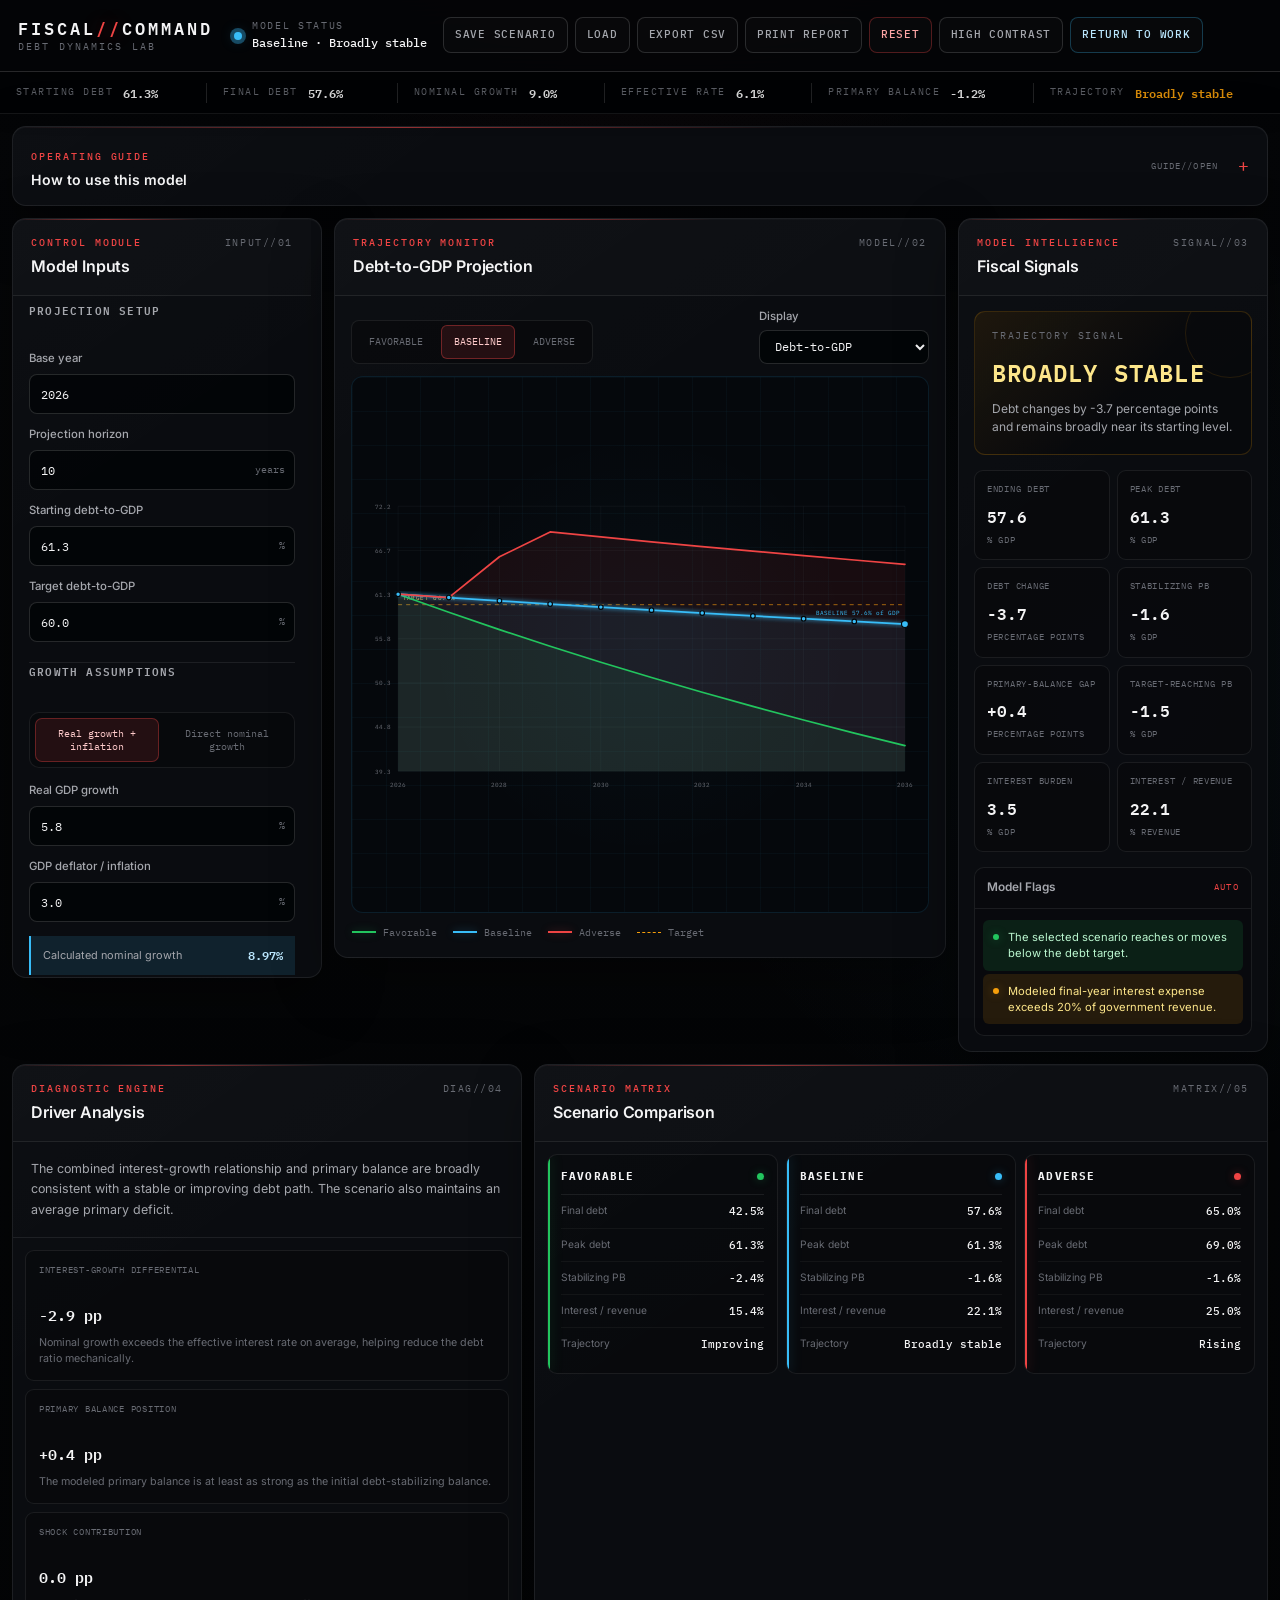
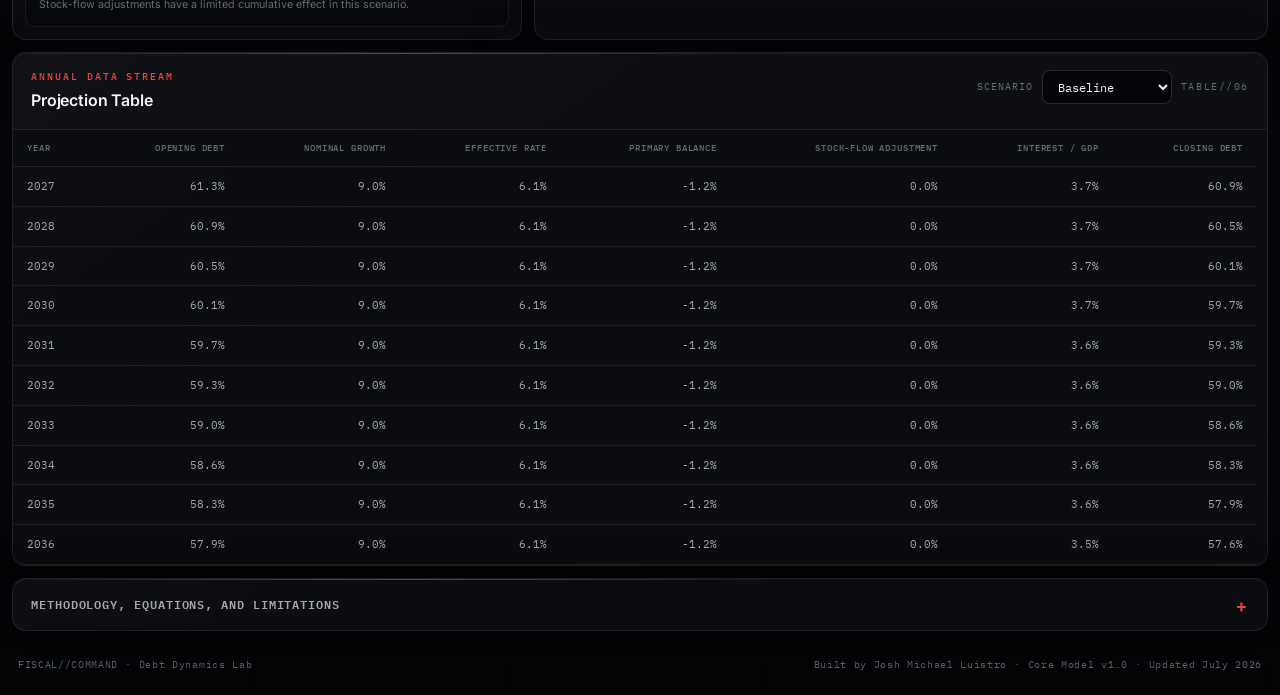
<file: tools/debt-dynamics.html>
<!DOCTYPE html>
<html lang="en">
<head>
  <meta charset="UTF-8">

  <meta name="viewport" content="width=device-width, initial-scale=1.0">

  <meta
    name="description"
    content="FISCAL//COMMAND is an interactive sovereign debt-dynamics model for comparing fiscal scenarios, debt trajectories, primary-balance requirements, and interest burdens."
  >

  <meta name="author" content="Josh Michael Luistro">
  <meta name="robots" content="index, follow">
  <meta name="theme-color" content="#050608">

  <link
    rel="canonical"
    href="https://joshmichaelluistro.com/tools/debt-dynamics.html"
  >

  <link
  rel="icon"
  type="image/png"
  href="../assets/fiscal-command-icon.png?v=1.0"
>

<link
  rel="apple-touch-icon"
  href="../assets/fiscal-command-icon.png?v=1.0"
>

  <meta
    property="og:title"
    content="FISCAL//COMMAND: Debt Dynamics Lab"
  >

  <meta
    property="og:description"
    content="An interactive browser-based model for projecting sovereign debt under baseline, favorable, and adverse fiscal scenarios."
  >

  <meta property="og:type" content="website">

  <meta
    property="og:url"
    content="https://joshmichaelluistro.com/tools/debt-dynamics.html"
  >

  <meta property="og:site_name" content="Josh Michael Luistro">

<meta name="twitter:card" content="summary_large_image">

  <meta
  property="og:image"
  content="https://joshmichaelluistro.com/assets/fiscal-command-preview.png"
>

<meta property="og:image:width" content="1200">
<meta property="og:image:height" content="630">

<meta
  property="og:image:alt"
  content="FISCAL//COMMAND Debt Dynamics Lab dashboard preview"
>

<meta
  name="twitter:image"
  content="https://joshmichaelluistro.com/assets/fiscal-command-preview.png"
>
  
  <meta
    name="twitter:title"
    content="FISCAL//COMMAND: Debt Dynamics Lab"
  >

  <meta
    name="twitter:description"
    content="Model debt trajectories, fiscal shocks, stabilizing primary balances, and interest burdens directly in the browser."
  >

  <title>FISCAL//COMMAND | Debt Dynamics Lab</title>

  <link rel="preconnect" href="https://fonts.googleapis.com">
  <link rel="preconnect" href="https://fonts.gstatic.com" crossorigin>

  <link
    href="https://fonts.googleapis.com/css2?family=IBM+Plex+Mono:wght@400;500;600&family=Inter:wght@400;500;600;700&display=swap"
    rel="stylesheet"
  >

  <link rel="stylesheet" href="debt-dynamics.css">
  <script src="debt-dynamics.js?v=1.0.2" defer></script>

  <script type="application/ld+json">
    {
      "@context": "https://schema.org",
      "@type": "WebApplication",
      "name": "FISCAL//COMMAND: Debt Dynamics Lab",
      "url": "https://joshmichaelluistro.com/tools/debt-dynamics.html",
      "description": "An interactive sovereign debt-dynamics model for comparing fiscal scenarios, debt trajectories, primary-balance requirements, and interest burdens.",
      "applicationCategory": "EducationalApplication",
      "operatingSystem": "Any",
      "browserRequirements": "Requires JavaScript and a modern web browser.",
      "softwareVersion": "1.0",
      "creator": {
        "@type": "Person",
        "name": "Josh Michael Luistro",
        "url": "https://joshmichaelluistro.com/"
      }
    }
  </script>
</head>

<body>
  <a class="skip-link" href="#model-main">
    Skip to model
  </a>

  <div id="fiscal-command" class="app-shell">
    <noscript>
      <div class="system-warning">
        JavaScript is required to run the debt-dynamics model.
      </div>
    </noscript>

    <!-- =====================================================
         TERMINAL HEADER
    ====================================================== -->

    <header class="terminal-header">
      <div class="brand-block">
        <a class="brand-link" href="../index.html">
          <span class="brand-wordmark">
            FISCAL<span aria-hidden="true">//</span>COMMAND
          </span>

          <span class="brand-subtitle">
            Debt Dynamics Lab
          </span>
        </a>
      </div>

      <div class="system-status" aria-label="System status">
        <span class="status-dot" aria-hidden="true"></span>

        <span class="status-label">
          Model Status
        </span>

        <output id="header-model-status" class="status-value">
          Awaiting run
        </output>
      </div>

      <div class="header-actions" aria-label="Model actions">
        <button
          id="save-scenario-button"
          class="terminal-button"
          type="button"
        >
          Save Scenario
        </button>

        <button
          id="load-scenario-button"
          class="terminal-button"
          type="button"
          aria-haspopup="dialog"
          aria-controls="saved-scenarios-dialog"
        >
          Load
        </button>

        <button
          id="export-csv-button"
          class="terminal-button"
          type="button"
        >
          Export CSV
        </button>

        <button
          id="print-report-button"
          class="terminal-button"
          type="button"
        >
          Print Report
        </button>

        <button
          id="reset-model-button"
          class="terminal-button terminal-button-danger"
          type="button"
        >
          Reset
        </button>

        <button
          id="contrast-toggle"
          class="terminal-button"
          type="button"
          aria-pressed="false"
        >
          High Contrast
        </button>

        <a class="terminal-button site-return-link" href="../projects.html">
          Return to Work
        </a>
      </div>
    </header>

    <!-- =====================================================
         LIVE MODEL TICKER
    ====================================================== -->

    <section class="model-ticker" aria-label="Current model summary">
      <div class="ticker-item">
        <span class="ticker-label">Starting Debt</span>
        <output id="ticker-starting-debt" class="ticker-value">—</output>
      </div>

      <div class="ticker-divider" aria-hidden="true"></div>

      <div class="ticker-item">
        <span class="ticker-label">Final Debt</span>
        <output id="ticker-final-debt" class="ticker-value">—</output>
      </div>

      <div class="ticker-divider" aria-hidden="true"></div>

      <div class="ticker-item">
        <span class="ticker-label">Nominal Growth</span>
        <output id="ticker-nominal-growth" class="ticker-value">—</output>
      </div>

      <div class="ticker-divider" aria-hidden="true"></div>

      <div class="ticker-item">
        <span class="ticker-label">Effective Rate</span>
        <output id="ticker-interest-rate" class="ticker-value">—</output>
      </div>

      <div class="ticker-divider" aria-hidden="true"></div>

      <div class="ticker-item">
        <span class="ticker-label">Primary Balance</span>
        <output id="ticker-primary-balance" class="ticker-value">—</output>
      </div>

      <div class="ticker-divider" aria-hidden="true"></div>

      <div class="ticker-item ticker-item-status">
        <span class="ticker-label">Trajectory</span>
        <output id="ticker-trajectory" class="ticker-value">
          Not calculated
        </output>
      </div>
    </section>

    <!-- =====================================================
         QUICK-START GUIDE
    ====================================================== -->

    <section
      class="panel quickstart-panel"
      aria-labelledby="quickstart-heading"
    >
      <details>
        <summary>
          <span>
            <span class="panel-kicker">Operating Guide</span>
            <span id="quickstart-heading" class="quickstart-title">
              How to use this model
            </span>
          </span>

          <span class="quickstart-status" aria-hidden="true">
            GUIDE//OPEN
          </span>
        </summary>

        <div class="quickstart-content">
          <ol class="quickstart-steps">
            <li>
              <strong>Enter the baseline.</strong>
              Set the starting debt ratio, growth, inflation, effective
              interest rate, primary balance, revenue ratio, and projection
              period.
            </li>

            <li>
              <strong>Run the model.</strong>
              The dashboard will calculate baseline, favorable, and adverse
              debt paths using the same core debt-dynamics equation.
            </li>

            <li>
              <strong>Compare scenarios.</strong>
              Use the scenario tabs to update the chart, fiscal signals,
              driver analysis, risk flags, and annual projection table.
            </li>

            <li>
              <strong>Apply stress assumptions.</strong>
              Open Advanced Scenario Controls to introduce temporary growth,
              interest-rate, primary-balance, debt, or exchange-rate shocks.
            </li>

            <li>
              <strong>Save or export the results.</strong>
              Scenarios can be stored in the current browser, exported as CSV,
              or printed as an analytical report.
            </li>
          </ol>

          <div class="quickstart-notes">
            <article>
              <p class="quickstart-label">Primary-balance convention</p>

              <p>
                A positive value represents a primary surplus. A negative value
                represents a primary deficit.
              </p>
            </article>

            <article>
              <p class="quickstart-label">Scenario interpretation</p>

              <p>
                Favorable and adverse paths are mechanical sensitivity
                scenarios. They are not forecasts or assigned probabilities.
              </p>
            </article>

            <article>
              <p class="quickstart-label">Storage</p>

              <p>
                Saved scenarios remain only in this browser and do not sync
                between devices.
              </p>
            </article>
          </div>
        </div>
      </details>
    </section>

    <!-- =====================================================
         PRIMARY DASHBOARD
    ====================================================== -->

    <main id="model-main" class="dashboard-grid">
      <!-- ===================================================
           LEFT PANEL: MODEL CONTROLS
      ==================================================== -->

      <aside class="panel input-panel" aria-labelledby="inputs-heading">
        <div class="panel-header">
          <div>
            <p class="panel-kicker">Control Module</p>
            <h1 id="inputs-heading">Model Inputs</h1>
          </div>

          <span class="panel-code" aria-hidden="true">
            INPUT//01
          </span>
        </div>

        <form id="model-form" novalidate>
          <fieldset class="control-group">
            <legend>Projection Setup</legend>

            <div class="field-grid">
              <div class="form-field">
                <label for="base-year">
                  Base year
                </label>

                <input
                  id="base-year"
                  name="baseYear"
                  type="number"
                  min="1900"
                  max="2200"
                  step="1"
                  value="2026"
                  inputmode="numeric"
                >
              </div>

              <div class="form-field">
                <label for="projection-horizon">
                  Projection horizon
                </label>

                <div class="input-with-unit">
                  <input
                    id="projection-horizon"
                    name="projectionHorizon"
                    type="number"
                    min="5"
                    max="20"
                    step="1"
                    value="10"
                    inputmode="numeric"
                  >

                  <span class="input-unit">years</span>
                </div>
              </div>

              <div class="form-field">
                <label for="starting-debt">
                  Starting debt-to-GDP
                </label>

                <div class="input-with-unit">
                  <input
                    id="starting-debt"
                    name="startingDebt"
                    type="number"
                    min="0"
                    max="500"
                    step="0.1"
                    value="61.3"
                    inputmode="decimal"
                  >

                  <span class="input-unit">%</span>
                </div>
              </div>

              <div class="form-field">
                <label for="target-debt">
                  Target debt-to-GDP
                </label>

                <div class="input-with-unit">
                  <input
                    id="target-debt"
                    name="targetDebt"
                    type="number"
                    min="0"
                    max="500"
                    step="0.1"
                    value="60.0"
                    inputmode="decimal"
                  >

                  <span class="input-unit">%</span>
                </div>
              </div>
            </div>
          </fieldset>

          <fieldset class="control-group">
            <legend>Growth Assumptions</legend>

            <div
              class="segmented-control"
              role="radiogroup"
              aria-label="Nominal growth calculation method"
            >
              <label>
                <input
                  type="radio"
                  name="growthMode"
                  value="components"
                  checked
                >

                <span>Real growth + inflation</span>
              </label>

              <label>
                <input
                  type="radio"
                  name="growthMode"
                  value="direct"
                >

                <span>Direct nominal growth</span>
              </label>
            </div>

            <div id="growth-components-fields" class="field-grid">
              <div class="form-field">
                <label for="real-growth">
                  Real GDP growth
                </label>

                <div class="input-with-unit">
                  <input
                    id="real-growth"
                    name="realGrowth"
                    type="number"
                    min="-30"
                    max="30"
                    step="0.1"
                    value="5.8"
                    inputmode="decimal"
                  >

                  <span class="input-unit">%</span>
                </div>
              </div>

              <div class="form-field">
                <label for="inflation-rate">
                  GDP deflator / inflation
                </label>

                <div class="input-with-unit">
                  <input
                    id="inflation-rate"
                    name="inflationRate"
                    type="number"
                    min="-20"
                    max="100"
                    step="0.1"
                    value="3.0"
                    inputmode="decimal"
                  >

                  <span class="input-unit">%</span>
                </div>
              </div>
            </div>

            <div
              id="direct-nominal-growth-field"
              class="form-field"
              hidden
            >
              <label for="direct-nominal-growth">
                Nominal GDP growth
              </label>

              <div class="input-with-unit">
                <input
                  id="direct-nominal-growth"
                  name="directNominalGrowth"
                  type="number"
                  min="-50"
                  max="150"
                  step="0.1"
                  value="9.0"
                  inputmode="decimal"
                  disabled
                >

                <span class="input-unit">%</span>
              </div>
            </div>

            <div class="calculated-field">
              <span>Calculated nominal growth</span>

              <output id="calculated-nominal-growth">
                8.97%
              </output>
            </div>
          </fieldset>

          <fieldset class="control-group">
            <legend>Fiscal Assumptions</legend>

            <div class="field-grid">
              <div class="form-field">
                <label for="effective-interest-rate">
                  Effective nominal interest rate
                </label>

                <div class="input-with-unit">
                  <input
                    id="effective-interest-rate"
                    name="effectiveInterestRate"
                    type="number"
                    min="-10"
                    max="100"
                    step="0.1"
                    value="6.1"
                    inputmode="decimal"
                  >

                  <span class="input-unit">%</span>
                </div>
              </div>

              <div class="form-field">
                <label for="primary-balance">
                  Primary balance
                </label>

                <div class="input-with-unit">
                  <input
                    id="primary-balance"
                    name="primaryBalance"
                    type="number"
                    min="-50"
                    max="50"
                    step="0.1"
                    value="-1.2"
                    inputmode="decimal"
                    aria-describedby="primary-balance-help"
                  >

                  <span class="input-unit">% GDP</span>
                </div>

                <small id="primary-balance-help">
                  Surplus is positive. Deficit is negative.
                </small>
              </div>

              <div class="form-field">
                <label for="revenue-ratio">
                  Government revenue
                </label>

                <div class="input-with-unit">
                  <input
                    id="revenue-ratio"
                    name="revenueRatio"
                    type="number"
                    min="0.1"
                    max="100"
                    step="0.1"
                    value="16.0"
                    inputmode="decimal"
                  >

                  <span class="input-unit">% GDP</span>
                </div>
              </div>

              <div class="form-field">
                <label for="annual-stock-flow">
                  Annual stock-flow adjustment
                </label>

                <div class="input-with-unit">
                  <input
                    id="annual-stock-flow"
                    name="annualStockFlow"
                    type="number"
                    min="-20"
                    max="20"
                    step="0.1"
                    value="0"
                    inputmode="decimal"
                  >

                  <span class="input-unit">% GDP</span>
                </div>
              </div>
            </div>
          </fieldset>

          <details class="advanced-controls">
            <summary>
              Advanced Scenario Controls
            </summary>

            <div class="advanced-content">
              <fieldset class="control-group">
                <legend>Favorable Scenario Adjustments</legend>

                <p class="control-description">
                  These values are applied relative to the baseline assumptions.
                </p>

                <div class="field-grid">
                  <div class="form-field">
                    <label for="favorable-growth-adjustment">
                      Growth adjustment
                    </label>

                    <div class="input-with-unit">
                      <input
                        id="favorable-growth-adjustment"
                        name="favorableGrowthAdjustment"
                        type="number"
                        min="-20"
                        max="20"
                        step="0.1"
                        value="1.0"
                        inputmode="decimal"
                      >

                      <span class="input-unit">pp</span>
                    </div>
                  </div>

                  <div class="form-field">
                    <label for="favorable-rate-adjustment">
                      Interest-rate adjustment
                    </label>

                    <div class="input-with-unit">
                      <input
                        id="favorable-rate-adjustment"
                        name="favorableRateAdjustment"
                        type="number"
                        min="-20"
                        max="20"
                        step="0.1"
                        value="-0.5"
                        inputmode="decimal"
                      >

                      <span class="input-unit">pp</span>
                    </div>
                  </div>

                  <div class="form-field">
                    <label for="favorable-primary-adjustment">
                      Primary-balance adjustment
                    </label>

                    <div class="input-with-unit">
                      <input
                        id="favorable-primary-adjustment"
                        name="favorablePrimaryAdjustment"
                        type="number"
                        min="-20"
                        max="20"
                        step="0.1"
                        value="1.0"
                        inputmode="decimal"
                      >

                      <span class="input-unit">pp</span>
                    </div>
                  </div>
                </div>
              </fieldset>

              <fieldset class="control-group">
                <legend>Adverse Stress Scenario</legend>

                <p class="control-description">
                  Stress adjustments apply during the selected shock window.
                </p>

                <div class="field-grid">
                  <div class="form-field">
                    <label for="adverse-growth-shock">
                      Growth shock
                    </label>

                    <div class="input-with-unit">
                      <input
                        id="adverse-growth-shock"
                        name="adverseGrowthShock"
                        type="number"
                        min="-50"
                        max="50"
                        step="0.1"
                        value="-2.0"
                        inputmode="decimal"
                      >

                      <span class="input-unit">pp</span>
                    </div>
                  </div>

                  <div class="form-field">
                    <label for="adverse-rate-shock">
                      Interest-rate shock
                    </label>

                    <div class="input-with-unit">
                      <input
                        id="adverse-rate-shock"
                        name="adverseRateShock"
                        type="number"
                        min="-20"
                        max="50"
                        step="0.1"
                        value="1.5"
                        inputmode="decimal"
                      >

                      <span class="input-unit">pp</span>
                    </div>
                  </div>

                  <div class="form-field">
                    <label for="adverse-primary-shock">
                      Primary-balance shock
                    </label>

                    <div class="input-with-unit">
                      <input
                        id="adverse-primary-shock"
                        name="adversePrimaryShock"
                        type="number"
                        min="-50"
                        max="50"
                        step="0.1"
                        value="-1.5"
                        inputmode="decimal"
                      >

                      <span class="input-unit">pp</span>
                    </div>
                  </div>

                  <div class="form-field">
                    <label for="adverse-stock-flow-shock">
                      One-time debt shock
                    </label>

                    <div class="input-with-unit">
                      <input
                        id="adverse-stock-flow-shock"
                        name="adverseStockFlowShock"
                        type="number"
                        min="-50"
                        max="100"
                        step="0.1"
                        value="2.0"
                        inputmode="decimal"
                      >

                      <span class="input-unit">% GDP</span>
                    </div>
                  </div>

                  <div class="form-field">
                    <label for="shock-start-year">
                      Shock begins in projection year
                    </label>

                    <input
                      id="shock-start-year"
                      name="shockStartYear"
                      type="number"
                      min="1"
                      max="20"
                      step="1"
                      value="2"
                      inputmode="numeric"
                    >
                  </div>

                  <div class="form-field">
                    <label for="shock-duration">
                      Shock duration
                    </label>

                    <div class="input-with-unit">
                      <input
                        id="shock-duration"
                        name="shockDuration"
                        type="number"
                        min="1"
                        max="20"
                        step="1"
                        value="2"
                        inputmode="numeric"
                      >

                      <span class="input-unit">years</span>
                    </div>
                  </div>
                </div>
              </fieldset>

              <fieldset class="control-group">
                <legend>Foreign-Currency Exposure</legend>

                <p class="control-description">
                  Optional approximation of the direct debt-ratio effect from
                  exchange-rate depreciation.
                </p>

                <div class="field-grid">
                  <div class="form-field">
                    <label for="foreign-currency-share">
                      Foreign-currency debt share
                    </label>

                    <div class="input-with-unit">
                      <input
                        id="foreign-currency-share"
                        name="foreignCurrencyShare"
                        type="number"
                        min="0"
                        max="100"
                        step="0.1"
                        value="0"
                        inputmode="decimal"
                      >

                      <span class="input-unit">%</span>
                    </div>
                  </div>

                  <div class="form-field">
                    <label for="depreciation-shock">
                      Exchange-rate depreciation
                    </label>

                    <div class="input-with-unit">
                      <input
                        id="depreciation-shock"
                        name="depreciationShock"
                        type="number"
                        min="-100"
                        max="500"
                        step="0.1"
                        value="0"
                        inputmode="decimal"
                      >

                      <span class="input-unit">%</span>
                    </div>
                  </div>
                </div>
              </fieldset>
            </div>
          </details>

          <div
            id="validation-summary"
            class="validation-summary"
            role="alert"
            hidden
          >
            <p>Review the following inputs:</p>
            <ul id="validation-errors"></ul>
          </div>

          <div class="model-form-actions">
            <button
              id="run-model-button"
              class="primary-command"
              type="button"
            >
              Run Model
            </button>

            <button
              id="restore-defaults-button"
              class="secondary-command"
              type="reset"
            >
              Restore Defaults
            </button>
          </div>
        </form>
      </aside>

      <!-- ===================================================
           CENTER PANEL: DEBT TRAJECTORY
      ==================================================== -->

      <section class="panel chart-panel" aria-labelledby="chart-heading">
        <div class="panel-header">
          <div>
            <p class="panel-kicker">Trajectory Monitor</p>
            <h2 id="chart-heading">Debt-to-GDP Projection</h2>
          </div>

          <span class="panel-code" aria-hidden="true">
            MODEL//02
          </span>
        </div>

        <div class="chart-toolbar">
          <div
            class="scenario-tabs"
            role="group"
            aria-label="Select active scenario"
          >
            <button
              class="scenario-tab"
              type="button"
              data-scenario="favorable"
              aria-pressed="false"
            >
              Favorable
            </button>

            <button
              class="scenario-tab active"
              type="button"
              data-scenario="baseline"
              aria-pressed="true"
            >
              Baseline
            </button>

            <button
              class="scenario-tab"
              type="button"
              data-scenario="adverse"
              aria-pressed="false"
            >
              Adverse
            </button>
          </div>

          <label class="compact-select" for="chart-measure">
            <span>Display</span>

            <select id="chart-measure" name="chartMeasure">
              <option value="debt" selected>Debt-to-GDP</option>
              <option value="interest-gdp">Interest / GDP</option>
              <option value="interest-revenue">Interest / Revenue</option>
            </select>
          </label>
        </div>

        <div class="chart-shell">
          <svg
            id="debt-chart"
            class="debt-chart"
            viewBox="0 0 1000 560"
            role="img"
            aria-labelledby="debt-chart-title debt-chart-description"
            preserveAspectRatio="xMidYMid meet"
          >
            <title id="debt-chart-title">
              Debt-dynamics scenario chart
            </title>

            <desc id="debt-chart-description">
              Interactive projection chart comparing favorable, baseline,
              and adverse debt-to-GDP paths.
            </desc>

            <defs>
              <linearGradient
                id="baseline-area-gradient"
                x1="0"
                y1="0"
                x2="0"
                y2="1"
              >
                <stop offset="0%" stop-color="currentColor" stop-opacity="0.28"></stop>
                <stop offset="100%" stop-color="currentColor" stop-opacity="0"></stop>
              </linearGradient>

              <filter id="line-glow">
                <feGaussianBlur stdDeviation="4" result="blur"></feGaussianBlur>

                <feMerge>
                  <feMergeNode in="blur"></feMergeNode>
                  <feMergeNode in="SourceGraphic"></feMergeNode>
                </feMerge>
              </filter>
            </defs>

            <rect
              class="chart-background"
              x="0"
              y="0"
              width="1000"
              height="560"
              rx="18"
            ></rect>

            <g id="chart-grid" class="chart-grid" aria-hidden="true"></g>

            <g id="chart-y-axis" class="chart-axis" aria-hidden="true"></g>

            <g id="chart-x-axis" class="chart-axis" aria-hidden="true"></g>

            <g id="target-line-group" class="target-line-group">
              <line
                id="target-line"
                x1="80"
                x2="960"
                y1="0"
                y2="0"
              ></line>

              <text id="target-line-label" x="88" y="0">
                Target
              </text>
            </g>

            <path
              id="favorable-area-path"
              class="scenario-area scenario-area-favorable"
              d=""
            ></path>

            <path
              id="baseline-area-path"
              class="scenario-area scenario-area-baseline"
              d=""
            ></path>

            <path
              id="adverse-area-path"
              class="scenario-area scenario-area-adverse"
              d=""
            ></path>

            <path
              id="favorable-line-path"
              class="scenario-line scenario-line-favorable"
              d=""
            ></path>

            <path
              id="baseline-line-path"
              class="scenario-line scenario-line-baseline"
              d=""
              filter="url(#line-glow)"
            ></path>

            <path
              id="adverse-line-path"
              class="scenario-line scenario-line-adverse"
              d=""
            ></path>

            <g
              id="chart-data-markers"
              class="chart-data-markers"
            ></g>

            <g
              id="chart-annotations"
              class="chart-annotations"
            ></g>
          </svg>

          <div id="chart-placeholder" class="chart-placeholder">
            <p class="chart-placeholder-code">MODEL NOT YET RUN</p>
            <p>
              Enter assumptions and run the model to generate the scenario paths.
            </p>
          </div>

          <div
            id="chart-tooltip"
            class="chart-tooltip"
            role="status"
            hidden
          ></div>
        </div>

        <div class="chart-legend" aria-label="Chart legend">
          <span class="legend-item">
            <span class="legend-line favorable" aria-hidden="true"></span>
            Favorable
          </span>

          <span class="legend-item">
            <span class="legend-line baseline" aria-hidden="true"></span>
            Baseline
          </span>

          <span class="legend-item">
            <span class="legend-line adverse" aria-hidden="true"></span>
            Adverse
          </span>

          <span class="legend-item">
            <span class="legend-line target" aria-hidden="true"></span>
            Target
          </span>
        </div>
      </section>

      <!-- ===================================================
           RIGHT PANEL: FISCAL INTELLIGENCE
      ==================================================== -->

      <aside
        class="panel intelligence-panel"
        aria-labelledby="intelligence-heading"
      >
        <div class="panel-header">
          <div>
            <p class="panel-kicker">Model Intelligence</p>
            <h2 id="intelligence-heading">Fiscal Signals</h2>
          </div>

          <span class="panel-code" aria-hidden="true">
            SIGNAL//03
          </span>
        </div>

        <div class="primary-signal-card">
          <p class="signal-label">Trajectory Signal</p>

          <output id="trajectory-signal" class="signal-value">
            Not calculated
          </output>

          <p id="trajectory-description" class="signal-description">
            Run the model to evaluate the projected debt path.
          </p>
        </div>

        <div class="metric-grid">
          <article class="metric-card">
            <p class="metric-label">Ending Debt</p>
            <output id="metric-ending-debt" class="metric-value">—</output>
            <p class="metric-unit">% GDP</p>
          </article>

          <article class="metric-card">
            <p class="metric-label">Peak Debt</p>
            <output id="metric-peak-debt" class="metric-value">—</output>
            <p class="metric-unit">% GDP</p>
          </article>

          <article class="metric-card">
            <p class="metric-label">Debt Change</p>
            <output id="metric-debt-change" class="metric-value">—</output>
            <p class="metric-unit">percentage points</p>
          </article>

          <article class="metric-card">
            <p class="metric-label">Stabilizing PB</p>
            <output
              id="metric-stabilizing-primary"
              class="metric-value"
            >
              —
            </output>
            <p class="metric-unit">% GDP</p>
          </article>

          <article class="metric-card">
            <p class="metric-label">Primary-Balance Gap</p>
            <output
              id="metric-primary-gap"
              class="metric-value"
            >
              —
            </output>
            <p class="metric-unit">percentage points</p>
          </article>

          <article class="metric-card">
            <p class="metric-label">Target-Reaching PB</p>
            <output
              id="metric-target-primary"
              class="metric-value"
            >
              —
            </output>
            <p class="metric-unit">% GDP</p>
          </article>

          <article class="metric-card">
            <p class="metric-label">Interest Burden</p>
            <output
              id="metric-interest-gdp"
              class="metric-value"
            >
              —
            </output>
            <p class="metric-unit">% GDP</p>
          </article>

          <article class="metric-card">
            <p class="metric-label">Interest / Revenue</p>
            <output
              id="metric-interest-revenue"
              class="metric-value"
            >
              —
            </output>
            <p class="metric-unit">% revenue</p>
          </article>
        </div>

        <section class="risk-flags" aria-labelledby="risk-flags-heading">
          <div class="subpanel-header">
            <h3 id="risk-flags-heading">Model Flags</h3>
            <span aria-hidden="true">AUTO</span>
          </div>

          <ul id="risk-flags-list">
            <li class="neutral-flag">
              No model flags generated.
            </li>
          </ul>
        </section>
      </aside>
    </main>

    <!-- =====================================================
         DRIVER ANALYSIS
    ====================================================== -->

    <section class="lower-dashboard">
      <article class="panel driver-panel" aria-labelledby="driver-heading">
        <div class="panel-header">
          <div>
            <p class="panel-kicker">Diagnostic Engine</p>
            <h2 id="driver-heading">Driver Analysis</h2>
          </div>

          <span class="panel-code" aria-hidden="true">
            DIAG//04
          </span>
        </div>

        <p id="driver-analysis-summary" class="driver-summary">
          Run the model to identify whether growth, interest costs,
          the primary balance, or stock-flow adjustments are driving
          the projected debt path.
        </p>

        <div class="driver-grid">
          <article class="driver-card">
            <p class="driver-label">Interest-Growth Differential</p>
            <output id="driver-interest-growth">—</output>
            <p id="driver-interest-growth-note">
              No assessment available.
            </p>
          </article>

          <article class="driver-card">
            <p class="driver-label">Primary Balance Position</p>
            <output id="driver-primary-position">—</output>
            <p id="driver-primary-position-note">
              No assessment available.
            </p>
          </article>

          <article class="driver-card">
            <p class="driver-label">Shock Contribution</p>
            <output id="driver-shock-contribution">—</output>
            <p id="driver-shock-contribution-note">
              No assessment available.
            </p>
          </article>
        </div>
      </article>

      <!-- ===================================================
           SCENARIO COMPARISON
      ==================================================== -->

      <section
        class="panel comparison-panel"
        aria-labelledby="comparison-heading"
      >
        <div class="panel-header">
          <div>
            <p class="panel-kicker">Scenario Matrix</p>
            <h2 id="comparison-heading">Scenario Comparison</h2>
          </div>

          <span class="panel-code" aria-hidden="true">
            MATRIX//05
          </span>
        </div>

        <div class="scenario-comparison-grid">
          <article
            class="scenario-summary-card favorable-card"
            data-scenario-card="favorable"
          >
            <div class="scenario-card-header">
              <h3>Favorable</h3>
              <span class="scenario-indicator" aria-hidden="true"></span>
            </div>

            <dl>
              <div>
                <dt>Final debt</dt>
                <dd>
                  <output id="favorable-final-debt">—</output>
                </dd>
              </div>

              <div>
                <dt>Peak debt</dt>
                <dd>
                  <output id="favorable-peak-debt">—</output>
                </dd>
              </div>

              <div>
                <dt>Stabilizing PB</dt>
                <dd>
                  <output id="favorable-stabilizing-primary">—</output>
                </dd>
              </div>

              <div>
                <dt>Interest / revenue</dt>
                <dd>
                  <output id="favorable-interest-revenue">—</output>
                </dd>
              </div>

              <div>
                <dt>Trajectory</dt>
                <dd>
                  <output id="favorable-trajectory">—</output>
                </dd>
              </div>
            </dl>
          </article>

          <article
            class="scenario-summary-card baseline-card"
            data-scenario-card="baseline"
          >
            <div class="scenario-card-header">
              <h3>Baseline</h3>
              <span class="scenario-indicator" aria-hidden="true"></span>
            </div>

            <dl>
              <div>
                <dt>Final debt</dt>
                <dd>
                  <output id="baseline-final-debt">—</output>
                </dd>
              </div>

              <div>
                <dt>Peak debt</dt>
                <dd>
                  <output id="baseline-peak-debt">—</output>
                </dd>
              </div>

              <div>
                <dt>Stabilizing PB</dt>
                <dd>
                  <output id="baseline-stabilizing-primary">—</output>
                </dd>
              </div>

              <div>
                <dt>Interest / revenue</dt>
                <dd>
                  <output id="baseline-interest-revenue">—</output>
                </dd>
              </div>

              <div>
                <dt>Trajectory</dt>
                <dd>
                  <output id="baseline-trajectory">—</output>
                </dd>
              </div>
            </dl>
          </article>

          <article
            class="scenario-summary-card adverse-card"
            data-scenario-card="adverse"
          >
            <div class="scenario-card-header">
              <h3>Adverse</h3>
              <span class="scenario-indicator" aria-hidden="true"></span>
            </div>

            <dl>
              <div>
                <dt>Final debt</dt>
                <dd>
                  <output id="adverse-final-debt">—</output>
                </dd>
              </div>

              <div>
                <dt>Peak debt</dt>
                <dd>
                  <output id="adverse-peak-debt">—</output>
                </dd>
              </div>

              <div>
                <dt>Stabilizing PB</dt>
                <dd>
                  <output id="adverse-stabilizing-primary">—</output>
                </dd>
              </div>

              <div>
                <dt>Interest / revenue</dt>
                <dd>
                  <output id="adverse-interest-revenue">—</output>
                </dd>
              </div>

              <div>
                <dt>Trajectory</dt>
                <dd>
                  <output id="adverse-trajectory">—</output>
                </dd>
              </div>
            </dl>
          </article>
        </div>
      </section>
    </section>

    <!-- =====================================================
         ANNUAL PROJECTION TABLE
    ====================================================== -->

    <section class="panel projection-table-panel">
      <div class="panel-header">
        <div>
          <p class="panel-kicker">Annual Data Stream</p>
          <h2>Projection Table</h2>
        </div>

        <div class="table-controls">
          <label for="table-scenario">
            Scenario
          </label>

          <select id="table-scenario" name="tableScenario">
            <option value="favorable">Favorable</option>
            <option value="baseline" selected>Baseline</option>
            <option value="adverse">Adverse</option>
          </select>

          <span class="panel-code" aria-hidden="true">
            TABLE//06
          </span>
        </div>
      </div>

      <div class="table-wrapper" tabindex="0">
        <table id="projection-table">
          <caption>
            Annual debt-dynamics projection for the selected scenario
          </caption>

          <thead>
            <tr>
              <th scope="col">Year</th>
              <th scope="col">Opening Debt</th>
              <th scope="col">Nominal Growth</th>
              <th scope="col">Effective Rate</th>
              <th scope="col">Primary Balance</th>
              <th scope="col">Stock-Flow Adjustment</th>
              <th scope="col">Interest / GDP</th>
              <th scope="col">Closing Debt</th>
            </tr>
          </thead>

          <tbody id="projection-table-body">
            <tr class="empty-table-row">
              <td colspan="8">
                Run the model to populate the annual projection.
              </td>
            </tr>
          </tbody>
        </table>
      </div>
    </section>

    <!-- =====================================================
         METHODOLOGY
    ====================================================== -->

    <section class="panel methodology-panel">
      <details id="methodology-drawer">
        <summary>
          Methodology, Equations, and Limitations
        </summary>

        <div class="methodology-content">
          <section>
            <h2>Core Debt-Dynamics Equation</h2>

            <p>
              The model projects the debt-to-GDP ratio using:
            </p>

            <p class="equation">
              d<sub>t</sub> =
              ((1 + i<sub>t</sub>) / (1 + g<sub>t</sub>))
              × d<sub>t−1</sub>
              − pb<sub>t</sub>
              + s<sub>t</sub>
            </p>

            <ul>
              <li>
                <strong>d</strong> is the debt-to-GDP ratio.
              </li>

              <li>
                <strong>i</strong> is the effective nominal interest rate.
              </li>

              <li>
                <strong>g</strong> is nominal GDP growth.
              </li>

              <li>
                <strong>pb</strong> is the primary balance, with surplus positive.
              </li>

              <li>
                <strong>s</strong> is the stock-flow adjustment.
              </li>
            </ul>
          </section>

          <section>
            <h2>Nominal Growth</h2>

            <p>
              When growth is entered using real GDP growth and inflation,
              nominal growth is calculated as:
            </p>

            <p class="equation">
              1 + g<sub>n</sub> =
              (1 + g<sub>r</sub>)
              × (1 + π)
            </p>
          </section>

                  <section>
            <h2>Primary-Balance Convention</h2>

            <p>
              A primary surplus is entered as a positive value and reduces the
              projected debt ratio. A primary deficit is entered as a negative
              value and increases the projected debt ratio, all else equal.
            </p>

            <p>
              Interest payments are excluded from the primary balance because
              their effect is already represented through the effective
              interest-rate term in the debt-dynamics equation.
            </p>
          </section>

          <section>
            <h2>Scenario Construction</h2>

            <p>
              The baseline path uses the assumptions entered by the user.
              The favorable scenario adjusts growth, interest rates, and the
              primary balance according to the values entered under Favorable
              Scenario Adjustments.
            </p>

            <p>
              The adverse scenario applies temporary growth, interest-rate,
              and primary-balance shocks during the selected shock window.
              A one-time debt shock is applied only in the first shock year.
            </p>

            <p>
              These paths are deterministic sensitivity scenarios. They are not
              probability-weighted forecasts and do not estimate the likelihood
              of any outcome.
            </p>
          </section>

          <section>
            <h2>Debt-Stabilizing Primary Balance</h2>

            <p>
              The debt-stabilizing primary balance is the balance that keeps the
              debt-to-GDP ratio unchanged under the initial growth, interest-rate,
              and recurring stock-flow assumptions.
            </p>

            <p class="equation">
              pb* =
              ((i − g) / (1 + g))
              × d
              + s
            </p>

            <p>
              The reported primary-balance gap compares the entered balance with
              this stabilizing requirement. A positive gap indicates that the
              entered balance is stronger than the calculated requirement.
            </p>
          </section>

          <section>
            <h2>Target-Reaching Primary Balance</h2>

            <p>
              The target-reaching primary balance is the constant annual primary
              balance that would mechanically produce the selected target debt
              ratio by the end of the projection.
            </p>

            <p>
              The model estimates this value numerically while preserving the
              selected scenario’s growth, interest-rate, and stock-flow
              assumptions.
            </p>
          </section>

          <section>
            <h2>Interest Burden</h2>

            <p>
              Interest expense as a share of GDP is approximated by multiplying
              the effective nominal interest rate by the opening debt ratio.
            </p>

            <p class="equation">
              Interest / GDP =
              i × d<sub>t−1</sub>
            </p>

            <p>
              Interest expense as a share of revenue divides this result by the
              government revenue-to-GDP ratio entered by the user.
            </p>
          </section>

          <section>
            <h2>Foreign-Currency Valuation Effect</h2>

            <p>
              In the adverse scenario, the model can approximate the direct
              increase in the domestic-currency value of foreign-currency debt
              following an exchange-rate depreciation.
            </p>

            <p class="equation">
              Valuation effect =
              Opening debt
              × foreign-currency share
              × depreciation
            </p>

            <p>
              This is added to the stock-flow adjustment in the first shock year.
              It is a simplified accounting approximation and does not model
              hedging, currency composition, repayment schedules, or indirect
              macroeconomic effects.
            </p>
          </section>

          <section>
            <h2>Trajectory Signal</h2>

            <p>
              The model assigns a descriptive trajectory label according to the
              change between starting and final debt:
            </p>

            <ul>
              <li>
                <strong>Improving:</strong>
                debt declines by at least 5 percentage points.
              </li>

              <li>
                <strong>Broadly stable:</strong>
                debt changes by more than −5 but no more than +2 percentage
                points.
              </li>

              <li>
                <strong>Rising:</strong>
                debt increases by more than 2 but no more than 10 percentage
                points.
              </li>

              <li>
                <strong>Rapidly rising:</strong>
                debt increases by more than 10 percentage points.
              </li>
            </ul>

            <p>
              This is a mechanical model classification. It is not a sovereign
              credit rating, crisis indicator, or official risk assessment.
            </p>
          </section>

          <section>
            <h2>Limitations</h2>

            <ul>
              <li>
                The model uses simplified annual assumptions and does not
                estimate uncertainty around them.
              </li>

              <li>
                It does not model the complete maturity, currency, holder, or
                instrument structure of government debt.
              </li>

              <li>
                It does not directly estimate refinancing risk, market access,
                contingent liabilities, feedback effects, or fiscal reaction
                functions.
              </li>

              <li>
                Interest costs are approximated using an effective average rate
                rather than a detailed debt-service schedule.
              </li>

              <li>
                Favorable and adverse scenarios are user-defined sensitivities,
                not probabilistic forecasts.
              </li>

              <li>
                Results depend entirely on the assumptions entered and should be
                interpreted alongside institutional and country-specific
                evidence.
              </li>
            </ul>
          </section>

          <p class="model-disclaimer">
            This model is an educational and analytical tool. It does not
            constitute an official fiscal forecast, debt-sustainability
            assessment, credit opinion, investment recommendation, or
            financial advice.
          </p>
        </div>
      </details>
    </section>

    <!-- =====================================================
         APP FOOTER
    ====================================================== -->

    <footer class="terminal-footer">
      <div>
        <span>FISCAL//COMMAND</span>
        <span aria-hidden="true">·</span>
        <span>Debt Dynamics Lab</span>
      </div>

      <div>
        <span>Built by Josh Michael Luistro</span>
        <span aria-hidden="true">·</span>
       <span id="model-version">Core Model v1.0</span>
<span aria-hidden="true">·</span>
<span>Updated July 2026</span>
      </div>
    </footer>
  </div>

  <!-- =======================================================
       SAVED SCENARIOS DIALOG
  ======================================================== -->

  <dialog id="saved-scenarios-dialog">
    <div class="dialog-header">
      <div>
        <p class="panel-kicker">Local Storage</p>
        <h2>Saved Scenarios</h2>
      </div>

      <button
        id="close-scenarios-dialog"
        type="button"
        aria-label="Close saved scenarios"
      >
        ×
      </button>
    </div>

    <div id="saved-scenarios-list">
      <p class="empty-state">
        No scenarios have been saved in this browser.
      </p>
    </div>
  </dialog>

  <!-- Screen-reader updates -->
  <div
    id="model-announcer"
    class="visually-hidden"
    aria-live="polite"
    aria-atomic="true"
  ></div>
</body>
</html>
</file>
<file: style.css>
@import url('https://fonts.googleapis.com/css2?family=Inter:wght@300;400;500;600;700&family=Playfair+Display:wght@500;600&display=swap');

:root {
  --bg: #fafafa;
  --surface: #ffffff;
  --text: #111111;
  --text-secondary: #3f3f3f;
  --muted: #737373;
  --nav: #666666;
  --nav-hover: #000000;
  --border: #e6e6e6;
  --shadow: 0 18px 45px rgba(0, 0, 0, 0.06);
}

@media (prefers-color-scheme: dark) {
  :root:not([data-theme='light']) {
    --bg: #0d0d0d;
    --surface: #151515;
    --text: #f2f2f2;
    --text-secondary: #d4d4d4;
    --muted: #a3a3a3;
    --nav: #b0b0b0;
    --nav-hover: #ffffff;
    --border: #303030;
    --shadow: 0 18px 45px rgba(0, 0, 0, 0.28);
  }
}

:root[data-theme='dark'] {
  --bg: #0d0d0d;
  --surface: #151515;
  --text: #f2f2f2;
  --text-secondary: #d4d4d4;
  --muted: #a3a3a3;
  --nav: #b0b0b0;
  --nav-hover: #ffffff;
  --border: #303030;
  --shadow: 0 18px 45px rgba(0, 0, 0, 0.28);
}

:root[data-theme='light'] {
  --bg: #fafafa;
  --surface: #ffffff;
  --text: #111111;
  --text-secondary: #3f3f3f;
  --muted: #737373;
  --nav: #666666;
  --nav-hover: #000000;
  --border: #e6e6e6;
  --shadow: 0 18px 45px rgba(0, 0, 0, 0.06);
}

* {
  box-sizing: border-box;
}

body {
  margin: 0;
  background: var(--bg);
  color: var(--text);
  font-family: 'Inter', sans-serif;
  transition: background 0.2s ease, color 0.2s ease;
}

.container {
  max-width: 760px;
  margin: 88px auto;
  padding: 0 24px;
}

.site-header {
  display: flex;
  justify-content: space-between;
  gap: 24px;
  align-items: center;
  margin-bottom: 64px;
}

.site-title {
  color: var(--text);
  font-weight: 600;
  text-decoration: none;
  letter-spacing: -0.01em;
}

.site-nav {
  display: flex;
  flex-wrap: wrap;
  gap: 18px;
  font-size: 0.95rem;
}

.site-nav a,
nav a {
  text-decoration: none;
  color: var(--nav);
  position: relative;
  transition: color 0.2s ease, opacity 0.2s ease;
}

.site-nav a:hover,
.site-nav a.active,
nav a:hover {
  color: var(--nav-hover);
}

.site-nav a::after,
nav a::after {
  content: '';
  position: absolute;
  width: 0;
  height: 1px;
  left: 0;
  bottom: -4px;
  background: var(--nav-hover);
  transition: width 0.25s ease;
}

.site-nav a:hover::after,
.site-nav a.active::after,
nav a:hover::after {
  width: 100%;
}

.hero {
  margin-bottom: 72px;
}

.eyebrow {
  color: var(--muted);
  font-size: 0.9rem;
  letter-spacing: 0.08em;
  text-transform: uppercase;
  margin-bottom: 16px;
}

h1 {
  font-family: 'Playfair Display', serif;
  font-size: clamp(2.55rem, 8vw, 4.7rem);
  line-height: 1.02;
  font-weight: 600;
  letter-spacing: -0.045em;
  margin: 0 0 24px;
}

h2 {
  font-size: 1.25rem;
  margin: 3em 0 0.7em;
  font-weight: 600;
  letter-spacing: -0.015em;
}

h3 {
  font-size: 1.02rem;
  margin: 0 0 8px;
  font-weight: 600;
}

p {
  font-size: 1.05rem;
  line-height: 1.85;
  max-width: 68ch;
  color: var(--text-secondary);
}

.lede {
  font-size: 1.25rem;
  line-height: 1.75;
  color: var(--text-secondary);
}

nav {
  margin: 30px 0 50px;
  font-size: 0.95rem;
}

section {
  margin-bottom: 68px;
}

hr {
  border: none;
  border-top: 1px solid var(--border);
  margin: 52px 0;
}

a {
  color: var(--nav-hover);
}

a:hover {
  opacity: 0.72;
}

.card-grid {
  display: grid;
  grid-template-columns: repeat(2, minmax(0, 1fr));
  gap: 18px;
  margin-top: 24px;
}

.card {
  border: 1px solid var(--border);
  background: var(--surface);
  border-radius: 18px;
  padding: 22px;
  box-shadow: var(--shadow);
  transition: transform 0.2s ease, border-color 0.2s ease;
}

.card:hover {
  transform: translateY(-2px);
  border-color: var(--muted);
}

.card p {
  font-size: 0.98rem;
  line-height: 1.7;
  margin-bottom: 0;
}

.meta {
  color: var(--muted);
  font-size: 0.92rem;
  line-height: 1.7;
}

.list-clean {
  padding-left: 1.1rem;
  color: var(--text-secondary);
  line-height: 1.9;
}

.back-link {
  display: inline-flex;
  margin-top: 32px;
  color: var(--nav);
  text-decoration: none;
}

.back-link:hover {
  color: var(--nav-hover);
}

#theme-toggle {
  position: fixed;
  right: 24px;
  bottom: 24px;
  display: grid;
  place-items: center;
  width: 44px;
  height: 44px;
  border-radius: 999px;
  border: 1px solid var(--border);
  background: var(--surface);
  color: var(--text);
  cursor: pointer;
  font-size: 1.05rem;
  line-height: 1;
  box-shadow: var(--shadow);
  opacity: 0.9;
  transition: opacity 0.2s ease, transform 0.2s ease, background 0.2s ease;
  z-index: 100;
}

#theme-toggle:hover {
  opacity: 1;
  transform: translateY(-1px);
}

a:focus,
button:focus {
  outline: 2px solid var(--muted);
  outline-offset: 3px;
}

@media (prefers-reduced-motion: reduce) {
  * {
    transition: none !important;
  }
}

@media (max-width: 640px) {
  .container {
    margin: 44px auto 80px;
    padding: 0 20px;
  }

  .site-header {
    align-items: flex-start;
    flex-direction: column;
    margin-bottom: 48px;
  }

  .site-nav {
    gap: 14px;
  }

  .card-grid {
    grid-template-columns: 1fr;
  }

  #theme-toggle {
    right: 18px;
    bottom: 18px;
  }

  .page-intro {
  margin-bottom: 72px;
}

.writing-list {
  display: grid;
  gap: 22px;
  margin-top: 28px;
}

.writing-card {
  display: flex;
  justify-content: space-between;
  gap: 28px;
  align-items: flex-end;
  padding: 28px;
  border: 1px solid var(--border);
  border-radius: 22px;
  background: var(--surface);
  box-shadow: var(--shadow);
}

.writing-card h3 {
  font-size: 1.35rem;
  margin-bottom: 10px;
}

.writing-card h3 a {
  text-decoration: none;
  color: var(--text);
}

.writing-card p {
  margin-bottom: 0;
}

.read-link {
  white-space: nowrap;
  color: var(--nav);
  text-decoration: none;
  font-size: 0.95rem;
}

.read-link:hover {
  color: var(--nav-hover);
}

.article-container {
  max-width: 880px;
}

.article {
  padding-bottom: 80px;
}

.article-header {
  margin-bottom: 56px;
}

.article-header .eyebrow {
  margin-bottom: 24px;
}

.article-header h1 {
  max-width: 760px;
  margin-bottom: 28px;
}

.article-subtitle {
  max-width: 760px;
  margin-top: 0;
  margin-bottom: 30px;
  font-size: 1.25rem;
  line-height: 1.75;
  color: var(--text-secondary);
}

.article-meta-row {
  max-width: 760px;
  display: flex;
  justify-content: space-between;
  align-items: baseline;
  gap: 20px;
  margin: 34px 0 0;
  padding: 14px 0 14px;
  border-top: 1px solid var(--border);
  border-bottom: 1px solid var(--border);
}

.article-meta-topics,
.article-meta-readtime {
  margin: 0;
  font-size: 0.82rem;
  line-height: 1.4;
  color: var(--muted);
  letter-spacing: 0.08em;
  text-transform: uppercase;
}

.article-meta-topics {
  max-width: 560px;
}

.article-meta-readtime {
  white-space: nowrap;
  text-align: right;
}

.key-idea {
  max-width: 760px;
  margin: 28px 0 64px;
  padding: 0;
  background: transparent;
  border: none;
  box-shadow: none;
}

.key-label {
  margin: 0 0 10px;
  font-size: 0.78rem;
  letter-spacing: 0.1em;
  text-transform: uppercase;
  color: var(--muted);
}

.key-text {
  margin: 0;
  padding-left: 18px;
  border-left: 3px solid var(--text);
  font-size: 1.08rem;
  line-height: 1.8;
  color: var(--text);
  max-width: 700px;
}

.article-body {
  max-width: 700px;
}

.article-body p {
  margin: 0 0 1.8em;
  font-size: 1.08rem;
  line-height: 1.95;
  color: var(--text-secondary);
}

.article-body p:first-child::first-letter {
  float: left;
  padding-right: 10px;
  font-family: 'Playfair Display', serif;
  font-size: 4.5rem;
  line-height: 0.86;
  color: var(--text);
}

blockquote {
  max-width: 720px;
  margin: 52px 0;
  padding-left: 26px;
  border-left: 3px solid var(--muted);
  font-family: 'Playfair Display', serif;
  font-size: 1.55rem;
  line-height: 1.5;
  color: var(--text);
}

.article-footer {
  margin-top: 64px;
}

@media (max-width: 640px) {
  .article-header {
    margin-bottom: 42px;
  }

  .article-header .eyebrow {
    margin-bottom: 22px;
  }

  .article-subtitle {
    font-size: 1.08rem;
    line-height: 1.7;
    margin-bottom: 24px;
  }

  .article-meta-row {
    flex-direction: column;
    align-items: flex-start;
    gap: 8px;
    margin-top: 26px;
    padding: 12px 0;
  }

  .article-meta-topics,
  .article-meta-readtime {
    font-size: 0.76rem;
  }

  .key-idea {
    margin: 24px 0 48px;
  }

  .key-text {
    padding-left: 14px;
    font-size: 1rem;
    line-height: 1.75;
  }

  .article-body p {
    font-size: 1rem;
    line-height: 1.85;
  }

  .article-body p:first-child::first-letter {
    float: none;
    padding-right: 0;
    font-family: inherit;
    font-size: inherit;
    line-height: inherit;
  }

  blockquote {
    font-size: 1.3rem;
    margin: 42px 0;
  }
}

.research-actions {
  display: flex;
  flex-wrap: wrap;
  gap: 14px;
  margin: 0 0 64px;
}

.primary-button,
.secondary-button {
  display: inline-flex;
  align-items: center;
  justify-content: center;
  min-height: 44px;
  padding: 0 18px;
  border-radius: 999px;
  text-decoration: none;
  font-size: 0.95rem;
  transition: opacity 0.2s ease, transform 0.2s ease;
}

.primary-button {
  background: var(--text);
  color: var(--bg);
  border: 1px solid var(--text);
}

.secondary-button {
  background: transparent;
  color: var(--text);
  border: 1px solid var(--border);
}

.primary-button:hover,
.secondary-button:hover {
  opacity: 0.82;
  transform: translateY(-1px);
}

.research-question {
  padding: 22px 26px;
  border-left: 3px solid var(--text);
  background: var(--surface);
  color: var(--text);
  font-size: 1.18rem;
  line-height: 1.75;
}

.finding-list {
  display: grid;
  gap: 18px;
  margin: 28px 0 48px;
}

.finding-item {
  display: grid;
  grid-template-columns: 48px 1fr;
  gap: 18px;
  padding: 22px 0;
  border-top: 1px solid var(--border);
}

.finding-item:last-child {
  border-bottom: 1px solid var(--border);
}

.finding-item span {
  color: var(--muted);
  font-size: 0.82rem;
  letter-spacing: 0.08em;
}

.finding-item p {
  margin: 0;
  color: var(--text-secondary);
}

.pdf-preview-section {
  width: min(1100px, calc(100vw - 48px));
  max-width: none;
  margin-top: 80px;
  margin-left: 50%;
  transform: translateX(-50%);
}

.pdf-preview-section summary {
  cursor: pointer;
  list-style: none;
  padding: 18px 0;
  border-top: 1px solid var(--border);
  border-bottom: 1px solid var(--border);
  color: var(--text);
  font-size: 1rem;
  font-weight: 600;
  letter-spacing: 0.01em;
}

.pdf-preview-section summary::-webkit-details-marker {
  display: none;
}

.pdf-preview-section summary::before {
  content: "▾";
  display: inline-block;
  margin-right: 8px;
  transition: transform 0.2s ease;
}

.pdf-preview-section details:not([open]) summary::before {
  transform: rotate(-90deg);
}

.pdf-frame-wrapper {
  margin-top: 24px;
  border: 1px solid var(--border);
  border-radius: 18px;
  overflow: hidden;
  background: var(--surface);
  box-shadow: var(--shadow);
}

.pdf-frame {
  width: 100%;
  height: 900px;
  border: 0;
  display: block;
}

@media (max-width: 640px) {
  .pdf-preview-section {
    width: calc(100vw - 32px);
    margin-top: 56px;
  }

  .pdf-frame {
    height: 620px;
  }
}

@media (max-width: 640px) {
  .research-actions {
    flex-direction: column;
  }

  .primary-button,
  .secondary-button {
    width: 100%;
  }

  .finding-item {
    grid-template-columns: 1fr;
    gap: 8px;
  }

  .pdf-frame {
    height: 520px;
  }
}
</file>
<file: tools/clearing-point.css>
/* =========================================================
   CLEARING//POINT
   Philippine Government Securities Auction Lab
   Visual System v0.1
========================================================= */

:root {
  color-scheme: dark;

  --bg-0: #05070a;
  --bg-1: #080b10;
  --bg-2: #0c1118;
  --bg-3: #111821;
  --bg-4: #17212c;

  --panel: rgba(12, 17, 24, 0.9);
  --panel-strong: rgba(15, 22, 31, 0.97);
  --panel-soft: rgba(18, 27, 37, 0.72);

  --line: rgba(157, 205, 224, 0.14);
  --line-strong: rgba(157, 205, 224, 0.28);
  --line-bright: rgba(99, 232, 255, 0.55);

  --text: #edf7fa;
  --text-soft: #b4c3ca;
  --text-muted: #71838c;
  --text-faint: #4c5c65;

  --cyan: #63e8ff;
  --cyan-soft: rgba(99, 232, 255, 0.14);
  --cyan-glow: rgba(99, 232, 255, 0.28);

  --violet: #9f8cff;
  --violet-soft: rgba(159, 140, 255, 0.14);

  --green: #6fffb0;
  --green-soft: rgba(111, 255, 176, 0.13);

  --amber: #ffc566;
  --amber-soft: rgba(255, 197, 102, 0.14);

  --red: #ff6f7d;
  --red-soft: rgba(255, 111, 125, 0.13);

  --white-soft: rgba(255, 255, 255, 0.04);
  --black-soft: rgba(0, 0, 0, 0.34);

  --shadow-panel:
    0 18px 50px rgba(0, 0, 0, 0.28),
    inset 0 1px 0 rgba(255, 255, 255, 0.025);

  --shadow-cyan:
    0 0 0 1px rgba(99, 232, 255, 0.12),
    0 0 28px rgba(99, 232, 255, 0.08);

  --radius-xs: 4px;
  --radius-sm: 7px;
  --radius-md: 11px;
  --radius-lg: 16px;

  --font-sans:
    Inter,
    ui-sans-serif,
    -apple-system,
    BlinkMacSystemFont,
    "Segoe UI",
    sans-serif;

  --font-mono:
    "SFMono-Regular",
    "Cascadia Code",
    "Roboto Mono",
    Consolas,
    monospace;

  --header-height: 84px;
  --tape-height: 46px;

  --transition-fast: 140ms ease;
  --transition-medium: 260ms ease;
  --transition-slow: 520ms cubic-bezier(0.22, 1, 0.36, 1);
}


/* =========================================================
   RESET
========================================================= */

*,
*::before,
*::after {
  box-sizing: border-box;
}

html {
  min-width: 320px;
  background: var(--bg-0);
  scroll-behavior: smooth;
}

body {
  min-height: 100vh;
  margin: 0;
  overflow-x: hidden;
  background:
    radial-gradient(
      circle at 12% 0%,
      rgba(99, 232, 255, 0.075),
      transparent 28rem
    ),
    radial-gradient(
      circle at 88% 14%,
      rgba(159, 140, 255, 0.065),
      transparent 30rem
    ),
    linear-gradient(
      180deg,
      var(--bg-0) 0%,
      #06090d 55%,
      #070a0e 100%
    );
  color: var(--text);
  font-family: var(--font-sans);
  font-size: 15px;
  line-height: 1.55;
  text-rendering: optimizeLegibility;
  -webkit-font-smoothing: antialiased;
}

body::before {
  position: fixed;
  inset: 0;
  z-index: -2;
  background-image:
    linear-gradient(
      rgba(99, 232, 255, 0.027) 1px,
      transparent 1px
    ),
    linear-gradient(
      90deg,
      rgba(99, 232, 255, 0.027) 1px,
      transparent 1px
    );
  background-size: 48px 48px;
  mask-image:
    linear-gradient(
      to bottom,
      rgba(0, 0, 0, 0.72),
      transparent 82%
    );
  content: "";
  pointer-events: none;
}

body::after {
  position: fixed;
  inset: 0;
  z-index: -1;
  background:
    repeating-linear-gradient(
      180deg,
      transparent 0,
      transparent 3px,
      rgba(255, 255, 255, 0.008) 4px
    );
  content: "";
  opacity: 0.46;
  pointer-events: none;
}

button,
input,
select,
textarea {
  color: inherit;
  font: inherit;
}

button,
select,
input[type="date"],
input[type="file"] {
  cursor: pointer;
}

button {
  border: 0;
}

a {
  color: inherit;
}

img,
svg,
canvas {
  display: block;
  max-width: 100%;
}

h1,
h2,
h3,
p,
dl,
dd {
  margin-top: 0;
}

h1,
h2,
h3 {
  line-height: 1.15;
}

::selection {
  background: rgba(99, 232, 255, 0.24);
  color: var(--text);
}


/* =========================================================
   SCROLLBARS
========================================================= */

* {
  scrollbar-color: rgba(99, 232, 255, 0.25) transparent;
  scrollbar-width: thin;
}

*::-webkit-scrollbar {
  width: 9px;
  height: 9px;
}

*::-webkit-scrollbar-track {
  background: transparent;
}

*::-webkit-scrollbar-thumb {
  border: 2px solid transparent;
  border-radius: 999px;
  background:
    linear-gradient(
      rgba(99, 232, 255, 0.26),
      rgba(159, 140, 255, 0.22)
    )
    padding-box;
}


/* =========================================================
   ACCESSIBILITY
========================================================= */

.skip-link {
  position: fixed;
  top: 12px;
  left: 12px;
  z-index: 999;
  padding: 10px 14px;
  transform: translateY(-160%);
  border: 1px solid var(--cyan);
  border-radius: var(--radius-sm);
  background: var(--bg-0);
  color: var(--cyan);
  font-family: var(--font-mono);
  font-size: 0.78rem;
  text-decoration: none;
  transition: transform var(--transition-fast);
}

.skip-link:focus {
  transform: translateY(0);
}

.visually-hidden {
  position: absolute !important;
  width: 1px !important;
  height: 1px !important;
  overflow: hidden !important;
  clip: rect(1px, 1px, 1px, 1px) !important;
  clip-path: inset(50%) !important;
  white-space: nowrap !important;
}

.noscript-warning {
  padding: 12px 18px;
  border-bottom: 1px solid rgba(255, 111, 125, 0.32);
  background: var(--red-soft);
  color: #ffdce1;
  font-family: var(--font-mono);
  font-size: 0.8rem;
  text-align: center;
}

:where(
  a,
  button,
  input,
  select,
  textarea,
  summary,
  .auction-tape-item,
  .tenor-card,
  tbody tr[data-record-id]
):focus-visible {
  outline: 2px solid var(--cyan);
  outline-offset: 3px;
  box-shadow:
    0 0 0 4px rgba(99, 232, 255, 0.1),
    0 0 22px rgba(99, 232, 255, 0.08);
}

tbody tr[data-record-id]:focus-visible {
  position: relative;
  z-index: 2;
}

/* =========================================================
   APP SHELL
========================================================= */

.cp-app {
  position: relative;
  min-height: 100vh;
}

.data-dock-backdrop {
  display: none;
}

.cp-app::before {
  position: fixed;
  top: 0;
  left: 13%;
  z-index: -1;
  width: 1px;
  height: 100vh;
  background:
    linear-gradient(
      to bottom,
      transparent,
      rgba(99, 232, 255, 0.14),
      transparent
    );
  content: "";
  opacity: 0.42;
  pointer-events: none;
}


/* =========================================================
   COMMAND HEADER
========================================================= */

.command-header {
  position: sticky;
  top: 0;
  z-index: 50;
  display: grid;
  grid-template-columns: minmax(260px, 0.85fr) minmax(500px, 1.7fr) auto;
  min-height: var(--header-height);
  border-bottom: 1px solid var(--line-strong);
  background:
    linear-gradient(
      90deg,
      rgba(7, 10, 14, 0.98),
      rgba(10, 15, 22, 0.97)
    );
  box-shadow:
    0 14px 34px rgba(0, 0, 0, 0.24),
    inset 0 -1px 0 rgba(99, 232, 255, 0.035);
  backdrop-filter: blur(20px);
}

.command-header::after {
  position: absolute;
  right: 0;
  bottom: -1px;
  left: 0;
  height: 1px;
  background:
    linear-gradient(
      90deg,
      transparent,
      var(--cyan),
      rgba(159, 140, 255, 0.85),
      transparent
    );
  content: "";
  opacity: 0.27;
}

.command-header__identity,
.command-header__status,
.command-header__actions {
  display: flex;
  align-items: center;
}

.command-header__identity {
  padding: 15px 22px;
  border-right: 1px solid var(--line);
}

.product-mark {
  display: flex;
  min-width: 0;
  flex-direction: column;
  text-decoration: none;
}

.product-mark__primary {
  overflow: hidden;
  color: var(--text);
  font-family: var(--font-mono);
  font-size: clamp(1.06rem, 1.4vw, 1.38rem);
  font-weight: 760;
  letter-spacing: 0.065em;
  text-overflow: ellipsis;
  white-space: nowrap;
}

.product-mark__primary span {
  color: var(--cyan);
  text-shadow: 0 0 14px var(--cyan-glow);
}

.product-mark__secondary {
  margin-top: 4px;
  overflow: hidden;
  color: var(--text-muted);
  font-family: var(--font-mono);
  font-size: 0.62rem;
  letter-spacing: 0.115em;
  text-transform: uppercase;
  text-overflow: ellipsis;
  white-space: nowrap;
}

.product-mark:hover .product-mark__primary {
  color: var(--cyan);
}

.command-header__status {
  min-width: 0;
  justify-content: stretch;
  border-right: 1px solid var(--line);
}

.status-module {
  display: flex;
  min-width: 0;
  height: 100%;
  flex: 1;
  flex-direction: column;
  justify-content: center;
  padding: 12px 18px;
  border-right: 1px solid var(--line);
}

.status-module:last-child {
  border-right: 0;
}

.status-module__label {
  margin-bottom: 4px;
  color: var(--text-faint);
  font-family: var(--font-mono);
  font-size: 0.61rem;
  letter-spacing: 0.12em;
}

.status-module__value {
  overflow: hidden;
  color: var(--text-soft);
  font-family: var(--font-mono);
  font-size: 0.75rem;
  font-weight: 650;
  text-overflow: ellipsis;
  white-space: nowrap;
}

.status-chip {
  width: fit-content;
  max-width: 100%;
  overflow: hidden;
  padding: 4px 7px;
  border: 1px solid var(--line-strong);
  border-radius: 999px;
  color: var(--text-muted);
  font-family: var(--font-mono);
  font-size: 0.65rem;
  font-weight: 700;
  letter-spacing: 0.06em;
  text-overflow: ellipsis;
  white-space: nowrap;
}

.status-chip--idle {
  background: rgba(113, 131, 140, 0.08);
}

.status-chip--ready {
  border-color: rgba(111, 255, 176, 0.35);
  background: var(--green-soft);
  color: var(--green);
}

.status-chip--warning {
  border-color: rgba(255, 197, 102, 0.38);
  background: var(--amber-soft);
  color: var(--amber);
}

.status-chip--error {
  border-color: rgba(255, 111, 125, 0.38);
  background: var(--red-soft);
  color: var(--red);
}

.command-header__actions {
  gap: 8px;
  justify-content: flex-end;
  padding: 12px 16px;
}


/* =========================================================
   BUTTONS
========================================================= */

.button,
.icon-button,
.text-button,
.chart-view-button,
.table-sort-button {
  position: relative;
  isolation: isolate;
  transition:
    border-color var(--transition-fast),
    background-color var(--transition-fast),
    color var(--transition-fast),
    opacity var(--transition-fast),
    transform var(--transition-fast),
    box-shadow var(--transition-fast);
}

.button {
  min-height: 36px;
  padding: 8px 12px;
  border: 1px solid var(--line-strong);
  border-radius: var(--radius-sm);
  background: rgba(255, 255, 255, 0.025);
  color: var(--text-soft);
  font-family: var(--font-mono);
  font-size: 0.67rem;
  font-weight: 730;
  letter-spacing: 0.055em;
  text-transform: uppercase;
}

.button::before {
  position: absolute;
  inset: 0;
  z-index: -1;
  border-radius: inherit;
  background:
    linear-gradient(
      110deg,
      transparent 20%,
      rgba(255, 255, 255, 0.08),
      transparent 78%
    );
  content: "";
  opacity: 0;
  transform: translateX(-40%);
  transition:
    opacity var(--transition-medium),
    transform var(--transition-medium);
}

.button:hover:not(:disabled) {
  border-color: rgba(99, 232, 255, 0.42);
  color: var(--text);
  transform: translateY(-1px);
}

.button:hover:not(:disabled)::before {
  opacity: 1;
  transform: translateX(0);
}

.button:active:not(:disabled) {
  transform: translateY(0);
}

.button--primary {
  border-color: rgba(99, 232, 255, 0.46);
  background:
    linear-gradient(
      135deg,
      rgba(99, 232, 255, 0.16),
      rgba(99, 232, 255, 0.07)
    );
  color: var(--cyan);
  box-shadow:
    inset 0 0 20px rgba(99, 232, 255, 0.025),
    0 0 18px rgba(99, 232, 255, 0.04);
}

.button--primary:hover:not(:disabled) {
  background:
    linear-gradient(
      135deg,
      rgba(99, 232, 255, 0.23),
      rgba(99, 232, 255, 0.1)
    );
  box-shadow: 0 0 22px rgba(99, 232, 255, 0.1);
}

.button--secondary {
  border-color: rgba(159, 140, 255, 0.33);
  background: var(--violet-soft);
  color: #c8bdff;
}

.button--ghost {
  background: rgba(255, 255, 255, 0.018);
}

.button--danger {
  border-color: rgba(255, 111, 125, 0.28);
  background: var(--red-soft);
  color: #ff9aa4;
}

.button--danger:hover:not(:disabled) {
  border-color: rgba(255, 111, 125, 0.55);
  background: rgba(255, 111, 125, 0.2);
  color: #ffd0d5;
}

.button--full {
  width: 100%;
}

.button:disabled,
.icon-button:disabled,
.chart-view-button:disabled,
.table-sort-button:disabled,
select:disabled,
input:disabled {
  cursor: not-allowed;
  opacity: 0.38;
}

.icon-button {
  display: inline-grid;
  width: 34px;
  height: 34px;
  place-items: center;
  flex: 0 0 auto;
  border: 1px solid var(--line);
  border-radius: var(--radius-sm);
  background: rgba(255, 255, 255, 0.025);
  color: var(--text-muted);
  font-family: var(--font-mono);
  font-size: 1rem;
}

.icon-button:hover:not(:disabled) {
  border-color: rgba(99, 232, 255, 0.42);
  background: var(--cyan-soft);
  color: var(--cyan);
}

.text-button {
  padding: 0;
  background: transparent;
  color: var(--cyan);
  font-family: var(--font-mono);
  font-size: 0.68rem;
  letter-spacing: 0.03em;
  text-align: left;
}

.text-button:hover:not(:disabled) {
  color: #b8f6ff;
  text-decoration: underline;
  text-underline-offset: 3px;
}


/* =========================================================
   AUCTION TAPE
========================================================= */

.auction-tape {
  position: sticky;
  top: var(--header-height);
  z-index: 44;
  display: grid;
  grid-template-columns: auto minmax(0, 1fr) auto;
  min-height: var(--tape-height);
  border-bottom: 1px solid var(--line);
  background:
    linear-gradient(
      90deg,
      rgba(9, 14, 20, 0.97),
      rgba(11, 17, 24, 0.95)
    );
  backdrop-filter: blur(18px);
}

.auction-tape__label {
  display: flex;
  align-items: center;
  gap: 9px;
  padding: 0 18px;
  border-right: 1px solid var(--line);
  color: var(--text-muted);
  font-family: var(--font-mono);
  font-size: 0.66rem;
  font-weight: 700;
  letter-spacing: 0.09em;
}

.signal-light {
  display: inline-block;
  width: 7px;
  height: 7px;
  flex: 0 0 auto;
  border-radius: 50%;
  background: var(--cyan);
  box-shadow:
    0 0 0 4px rgba(99, 232, 255, 0.07),
    0 0 13px var(--cyan-glow);
}

.signal-light--idle {
  background: var(--text-faint);
  box-shadow: none;
}

.signal-light--positive {
  background: var(--green);
  box-shadow:
    0 0 0 4px rgba(111, 255, 176, 0.07),
    0 0 13px rgba(111, 255, 176, 0.34);
}

.signal-light--warning {
  background: var(--amber);
  box-shadow:
    0 0 0 4px rgba(255, 197, 102, 0.07),
    0 0 13px rgba(255, 197, 102, 0.34);
}

.signal-light--negative {
  background: var(--red);
  box-shadow:
    0 0 0 4px rgba(255, 111, 125, 0.07),
    0 0 13px rgba(255, 111, 125, 0.34);
}

.auction-tape__viewport {
  min-width: 0;
  overflow: hidden;
}

.auction-tape__track {
  display: flex;
  width: max-content;
  min-width: 100%;
  height: 100%;
  align-items: center;
  gap: 0;
  transition: transform var(--transition-slow);
}

.auction-tape__empty {
  padding: 0 18px;
  color: var(--text-faint);
  font-family: var(--font-mono);
  font-size: 0.68rem;
}

.auction-tape-item {
  display: flex;
  min-height: var(--tape-height);
  align-items: center;
  gap: 14px;
  padding: 0 18px;
  border-right: 1px solid var(--line);
  font-family: var(--font-mono);
  white-space: nowrap;
}

.auction-tape-item strong {
  color: var(--cyan);
  font-size: 0.72rem;
  letter-spacing: 0.05em;
}

.auction-tape-item span {
  color: var(--text-muted);
  font-size: 0.66rem;
}

.auction-tape-item [data-field="shift"].is-positive,
.auction-tape-item [data-field="cover"].is-positive {
  color: var(--green);
}

.auction-tape-item [data-field="shift"].is-negative,
.auction-tape-item [data-field="cover"].is-negative {
  color: var(--red);
}

.auction-tape-item [data-field="status"].is-warning {
  color: var(--amber);
}

.auction-tape__controls {
  display: flex;
  align-items: center;
  gap: 6px;
  padding: 5px 10px;
  border-left: 1px solid var(--line);
}

.auction-tape__controls .icon-button {
  width: 29px;
  height: 29px;
}


/* =========================================================
   DASHBOARD GRID
========================================================= */

.dashboard {
  display: grid;
  grid-template-areas:
    "dock main rail"
    "dock matrix rail"
    "dock table rail"
    "dock method rail";
  grid-template-columns:
    minmax(245px, 0.78fr)
    minmax(0, 2.2fr)
    minmax(245px, 0.78fr);
  align-items: start;
  gap: 14px;
  width: min(1920px, 100%);
  margin: 0 auto;
  padding: 14px;
}

.data-dock {
  grid-area: dock;
}

.market-workspace {
  grid-area: main;
}

.intelligence-rail {
  grid-area: rail;
}

.tenor-matrix-panel {
  grid-area: matrix;
}

.auction-table-panel {
  grid-area: table;
}

.methodology-panel {
  grid-area: method;
}

.data-dock,
.intelligence-rail {
  align-self: start;
}

.market-workspace,
.intelligence-rail {
  display: grid;
  gap: 14px;
}


/* =========================================================
   SHARED PANEL SYSTEM
========================================================= */

.terminal-panel,
.data-dock {
  position: relative;
  overflow: hidden;
  border: 1px solid var(--line);
  border-radius: var(--radius-md);
  background:
    linear-gradient(
      145deg,
      rgba(15, 22, 31, 0.94),
      rgba(9, 14, 20, 0.93)
    );
  box-shadow: var(--shadow-panel);
}

.terminal-panel::before,
.data-dock::before {
  position: absolute;
  top: 0;
  left: 0;
  width: 68px;
  height: 1px;
  background:
    linear-gradient(
      90deg,
      var(--cyan),
      transparent
    );
  content: "";
  opacity: 0.68;
}

.terminal-panel::after,
.data-dock::after {
  position: absolute;
  top: 0;
  right: 0;
  width: 48px;
  height: 48px;
  border-top: 1px solid rgba(99, 232, 255, 0.12);
  border-right: 1px solid rgba(99, 232, 255, 0.12);
  content: "";
  clip-path:
    polygon(
      58% 0,
      100% 0,
      100% 42%
    );
  pointer-events: none;
}

.panel-heading {
  display: flex;
  min-height: 67px;
  align-items: center;
  justify-content: space-between;
  gap: 16px;
  padding: 16px 18px;
  border-bottom: 1px solid var(--line);
  background:
    linear-gradient(
      90deg,
      rgba(255, 255, 255, 0.018),
      transparent
    );
}

.panel-heading--with-actions {
  align-items: flex-end;
}

.panel-heading h2,
.panel-heading h3 {
  margin-bottom: 0;
}

.panel-kicker {
  margin-bottom: 5px;
  color: var(--cyan);
  font-family: var(--font-mono);
  font-size: 0.61rem;
  font-weight: 720;
  letter-spacing: 0.15em;
  text-transform: uppercase;
}

.panel-title {
  margin-bottom: 0;
  color: var(--text);
  font-size: 1rem;
  font-weight: 670;
  letter-spacing: -0.015em;
}

.panel-footnote {
  margin: 0;
  padding: 13px 18px 16px;
  border-top: 1px solid var(--line);
  color: var(--text-faint);
  font-size: 0.72rem;
  line-height: 1.55;
}

.method-badge {
  padding: 5px 8px;
  border: 1px solid rgba(99, 232, 255, 0.22);
  border-radius: 999px;
  background: var(--cyan-soft);
  color: var(--cyan);
  font-family: var(--font-mono);
  font-size: 0.59rem;
  letter-spacing: 0.08em;
}


/* =========================================================
   DATA DOCK
========================================================= */

.data-dock {
  position: sticky;
  top: calc(var(--header-height) + var(--tape-height) + 14px);
  max-height:
    calc(
      100vh - var(--header-height) - var(--tape-height) - 28px
    );
  overflow-y: auto;
  transition:
    opacity var(--transition-medium),
    transform var(--transition-medium);
}

.data-dock.is-collapsed {
  pointer-events: none;
  opacity: 0;
  transform: translateX(-24px);
}

.data-dock__close {
  display: none;
}

.dock-section {
  padding: 17px;
  border-bottom: 1px solid var(--line);
}

.dock-section:last-child {
  border-bottom: 0;
}

.dock-section__heading {
  display: flex;
  align-items: baseline;
  justify-content: space-between;
  gap: 12px;
  margin-bottom: 14px;
}

.dock-section__heading h3 {
  margin-bottom: 0;
  color: var(--text-soft);
  font-size: 0.8rem;
  font-weight: 650;
}

.dock-section__heading > span {
  color: var(--text-faint);
  font-family: var(--font-mono);
  font-size: 0.59rem;
}

.button-stack {
  display: grid;
  gap: 8px;
}

.dock-note {
  margin: 12px 0 0;
  color: var(--text-faint);
  font-size: 0.69rem;
  line-height: 1.55;
}


/* =========================================================
   FORM CONTROLS
========================================================= */

.field-group {
  display: grid;
  gap: 7px;
  margin-bottom: 13px;
}

.field-group:last-child {
  margin-bottom: 0;
}

.field-group > label,
.field-group > span,
.field-group label,
.field-group--inline label {
  color: var(--text-muted);
  font-family: var(--font-mono);
  font-size: 0.65rem;
  letter-spacing: 0.035em;
}

.field-group--inline {
  display: flex;
  align-items: center;
  gap: 9px;
  margin-bottom: 0;
}

.field-group--inline select {
  min-width: 180px;
}

.field-grid {
  display: grid;
  gap: 12px;
}

.field-grid--two {
  grid-template-columns: repeat(2, minmax(0, 1fr));
}

input,
select,
textarea {
  width: 100%;
  border: 1px solid var(--line-strong);
  border-radius: var(--radius-sm);
  outline: none;
  background:
    linear-gradient(
      180deg,
      rgba(5, 8, 12, 0.9),
      rgba(10, 15, 21, 0.95)
    );
  color: var(--text-soft);
  transition:
    border-color var(--transition-fast),
    box-shadow var(--transition-fast),
    background-color var(--transition-fast);
}

input,
select {
  min-height: 38px;
  padding: 8px 10px;
}

textarea {
  min-height: 180px;
  padding: 12px;
  resize: vertical;
  font-family: var(--font-mono);
  font-size: 0.73rem;
  line-height: 1.6;
}

input:hover:not(:disabled),
select:hover:not(:disabled),
textarea:hover:not(:disabled) {
  border-color: rgba(99, 232, 255, 0.32);
}

input:focus,
select:focus,
textarea:focus {
  border-color: rgba(99, 232, 255, 0.64);
  box-shadow:
    0 0 0 3px rgba(99, 232, 255, 0.08),
    0 0 18px rgba(99, 232, 255, 0.05);
}

input::placeholder,
textarea::placeholder {
  color: var(--text-faint);
}

select {
  appearance: none;
  padding-right: 32px;
  background-image:
    linear-gradient(45deg, transparent 50%, var(--text-muted) 50%),
    linear-gradient(135deg, var(--text-muted) 50%, transparent 50%),
    linear-gradient(
      180deg,
      rgba(5, 8, 12, 0.9),
      rgba(10, 15, 21, 0.95)
    );
  background-position:
    calc(100% - 15px) 16px,
    calc(100% - 10px) 16px,
    0 0;
  background-repeat: no-repeat;
  background-size:
    5px 5px,
    5px 5px,
    100% 100%;
}

/*
  The Data Dock is intentionally narrow on desktop.
  Native macOS date controls cannot fit safely in
  two columns, so dock field grids stack vertically.
*/
.data-dock .field-grid--two {
  grid-template-columns: minmax(0, 1fr);
  gap: 0;
}

.data-dock .field-grid--two > * {
  min-width: 0;
}

.data-dock input[type="date"] {
  width: 100%;
  min-width: 0;
  max-width: 100%;
}

/* =========================================================
   MARKET OVERVIEW
========================================================= */

.market-overview {
  position: relative;
  display: grid;
  grid-template-columns: minmax(0, 1.35fr) minmax(290px, 0.75fr);
  gap: 18px;
  overflow: hidden;
  padding: 25px;
  border: 1px solid var(--line);
  border-radius: var(--radius-md);
  background:
    radial-gradient(
      circle at 82% 20%,
      rgba(99, 232, 255, 0.11),
      transparent 25rem
    ),
    linear-gradient(
      120deg,
      rgba(15, 24, 33, 0.96),
      rgba(8, 13, 19, 0.95)
    );
  box-shadow:
    var(--shadow-panel),
    inset 0 0 60px rgba(99, 232, 255, 0.018);
}

.market-overview::before {
  position: absolute;
  right: -12%;
  bottom: -80%;
  width: 420px;
  height: 420px;
  border: 1px solid rgba(99, 232, 255, 0.08);
  border-radius: 50%;
  content: "";
  box-shadow:
    0 0 0 45px rgba(99, 232, 255, 0.018),
    0 0 0 92px rgba(99, 232, 255, 0.012);
}

.market-overview__copy {
  position: relative;
  z-index: 1;
  align-self: center;
}

.market-overview__copy h1 {
  max-width: 760px;
  margin-bottom: 12px;
  color: var(--text);
  font-size: clamp(1.45rem, 2.2vw, 2.2rem);
  font-weight: 650;
  letter-spacing: -0.035em;
}

.market-overview__copy > p:last-child {
  max-width: 720px;
  margin-bottom: 0;
  color: var(--text-muted);
  font-size: 0.87rem;
}

.market-overview__snapshot {
  position: relative;
  z-index: 1;
  display: grid;
  gap: 9px;
}

.snapshot-metric {
  position: relative;
  display: grid;
  grid-template-columns: 72px 1fr;
  grid-template-rows: auto auto;
  gap: 1px 12px;
  min-height: 68px;
  align-items: center;
  padding: 12px 14px;
  border: 1px solid var(--line);
  border-radius: var(--radius-sm);
  background: rgba(4, 8, 12, 0.42);
}

.snapshot-metric::before {
  position: absolute;
  top: 10px;
  bottom: 10px;
  left: 0;
  width: 2px;
  background: var(--cyan);
  content: "";
  opacity: 0.55;
}

.snapshot-metric__label {
  grid-row: 1 / span 2;
  color: var(--text-faint);
  font-family: var(--font-mono);
  font-size: 0.62rem;
  letter-spacing: 0.1em;
}

.snapshot-metric__value {
  color: var(--text);
  font-family: var(--font-mono);
  font-size: 1.06rem;
}

.snapshot-metric__context {
  color: var(--text-faint);
  font-size: 0.65rem;
}


/* =========================================================
   AUCTION FLOW
========================================================= */

.auction-flow {
  display: grid;
  grid-template-columns:
    minmax(0, 1fr)
    54px
    minmax(0, 1fr)
    54px
    minmax(0, 1fr);
  align-items: stretch;
  padding: 20px;
}

.panel-selector {
  display: grid;
  gap: 5px;
  min-width: 220px;
}

.panel-selector label {
  color: var(--text-faint);
  font-family: var(--font-mono);
  font-size: 0.59rem;
  letter-spacing: 0.06em;
  text-transform: uppercase;
}

.flow-stage {
  position: relative;
  min-height: 188px;
  overflow: hidden;
  padding: 16px;
  border: 1px solid var(--line);
  border-radius: var(--radius-sm);
  background:
    linear-gradient(
      160deg,
      rgba(20, 30, 40, 0.82),
      rgba(8, 13, 18, 0.92)
    );
}

.flow-stage::after {
  position: absolute;
  right: -30px;
  bottom: -42px;
  width: 100px;
  height: 100px;
  border: 1px solid rgba(99, 232, 255, 0.07);
  border-radius: 50%;
  content: "";
}

.flow-stage--tendered {
  border-color: rgba(159, 140, 255, 0.21);
}

.flow-stage--awarded {
  border-color: rgba(111, 255, 176, 0.18);
}

.flow-stage__header {
  display: flex;
  align-items: center;
  justify-content: space-between;
  gap: 12px;
}

.flow-stage__header span {
  color: var(--text-faint);
  font-family: var(--font-mono);
  font-size: 0.58rem;
}

.flow-stage__header h3 {
  margin-bottom: 0;
  color: var(--text-muted);
  font-family: var(--font-mono);
  font-size: 0.66rem;
  font-weight: 700;
  letter-spacing: 0.055em;
  text-align: right;
  text-transform: uppercase;
}

.flow-stage__value {
  display: block;
  margin-top: 27px;
  color: var(--text);
  font-family: var(--font-mono);
  font-size: clamp(1.1rem, 1.6vw, 1.5rem);
}

.flow-stage__bar {
  height: 7px;
  margin-top: 17px;
  overflow: hidden;
  border-radius: 999px;
  background: rgba(255, 255, 255, 0.045);
}

.flow-stage__bar span {
  display: block;
  width: 0;
  height: 100%;
  border-radius: inherit;
  background:
    linear-gradient(
      90deg,
      rgba(99, 232, 255, 0.62),
      var(--cyan)
    );
  box-shadow: 0 0 15px var(--cyan-glow);
  transition: width 780ms cubic-bezier(0.22, 1, 0.36, 1);
}

.flow-stage--tendered .flow-stage__bar span {
  background:
    linear-gradient(
      90deg,
      rgba(159, 140, 255, 0.58),
      var(--violet)
    );
  box-shadow: 0 0 15px rgba(159, 140, 255, 0.25);
}

.flow-stage--awarded .flow-stage__bar span {
  background:
    linear-gradient(
      90deg,
      rgba(111, 255, 176, 0.5),
      var(--green)
    );
  box-shadow: 0 0 15px rgba(111, 255, 176, 0.22);
}

.flow-stage p {
  margin: 14px 0 0;
  color: var(--text-faint);
  font-size: 0.68rem;
}

.flow-connector {
  position: relative;
  display: grid;
  place-items: center;
}

.flow-connector::before {
  width: calc(100% - 10px);
  height: 1px;
  background:
    linear-gradient(
      90deg,
      rgba(99, 232, 255, 0.08),
      rgba(99, 232, 255, 0.54),
      rgba(99, 232, 255, 0.08)
    );
  content: "";
}

.flow-connector span {
  position: absolute;
  width: 7px;
  height: 7px;
  border-top: 1px solid var(--cyan);
  border-right: 1px solid var(--cyan);
  transform: rotate(45deg);
}

.auction-flow__metrics {
  display: grid;
  grid-template-columns: repeat(4, minmax(0, 1fr));
  border-top: 1px solid var(--line);
}

.compact-metric {
  padding: 14px 16px;
  border-right: 1px solid var(--line);
}

.compact-metric:last-child {
  border-right: 0;
}

.compact-metric span {
  display: block;
  margin-bottom: 5px;
  color: var(--text-faint);
  font-family: var(--font-mono);
  font-size: 0.6rem;
  text-transform: uppercase;
}

.compact-metric strong {
  color: var(--text-soft);
  font-family: var(--font-mono);
  font-size: 0.82rem;
}


/* =========================================================
   MARKET CHART
========================================================= */

.chart-view-controls {
  display: flex;
  flex-wrap: wrap;
  gap: 6px;
  justify-content: flex-end;
}

.chart-view-button {
  min-height: 31px;
  padding: 6px 9px;
  border: 1px solid var(--line);
  border-radius: var(--radius-xs);
  background: rgba(255, 255, 255, 0.018);
  color: var(--text-faint);
  font-family: var(--font-mono);
  font-size: 0.61rem;
  letter-spacing: 0.025em;
}

.chart-view-button:hover:not(:disabled),
.chart-view-button.is-active {
  border-color: rgba(99, 232, 255, 0.42);
  background: var(--cyan-soft);
  color: var(--cyan);
}

.chart-toolbar {
  display: flex;
  min-height: 54px;
  align-items: center;
  justify-content: space-between;
  gap: 16px;
  padding: 9px 16px;
  border-bottom: 1px solid var(--line);
}

.chart-legend {
  display: flex;
  flex-wrap: wrap;
  gap: 12px;
  justify-content: flex-end;
  color: var(--text-faint);
  font-family: var(--font-mono);
  font-size: 0.61rem;
}

.chart-legend__item {
  display: inline-flex;
  align-items: center;
  gap: 6px;
}

.chart-legend__swatch {
  width: 14px;
  height: 2px;
  border-radius: 999px;
}

.chart-stage {
  position: relative;
  min-height: 390px;
  overflow: hidden;
   contain: layout paint;
isolation: isolate;
  background:
    linear-gradient(
      rgba(99, 232, 255, 0.025) 1px,
      transparent 1px
    ),
    linear-gradient(
      90deg,
      rgba(99, 232, 255, 0.025) 1px,
      transparent 1px
    );
  background-size: 42px 42px;
}

.chart-stage::before {
  position: absolute;
  inset: 0;
  background:
    linear-gradient(
      90deg,
      transparent,
      rgba(99, 232, 255, 0.025),
      transparent
    );
  content: "";
  pointer-events: none;
}

.chart-empty-state {
  position: absolute;
  inset: 0;
  display: grid;
  place-content: center;
  padding: 36px;
  color: var(--text-faint);
  text-align: center;
}

.chart-empty-state__icon {
  margin-bottom: 10px;
  color: var(--cyan);
  font-size: 2rem;
  opacity: 0.54;
}

.chart-empty-state strong {
  margin-bottom: 6px;
  color: var(--text-muted);
  font-family: var(--font-mono);
  font-size: 0.78rem;
  letter-spacing: 0.05em;
  text-transform: uppercase;
}

.chart-empty-state p {
  max-width: 440px;
  margin: 0 auto;
  font-size: 0.72rem;
}

.chart-tooltip {
  position: absolute;
  z-index: 8;
  min-width: 160px;
  max-width: 240px;
  padding: 10px 12px;
  border: 1px solid rgba(99, 232, 255, 0.3);
  border-radius: var(--radius-sm);
  background: rgba(4, 8, 12, 0.95);
  box-shadow:
    0 12px 30px rgba(0, 0, 0, 0.38),
    0 0 24px rgba(99, 232, 255, 0.07);
  color: var(--text-soft);
  font-family: var(--font-mono);
  font-size: 0.66rem;
  pointer-events: none;
}

.chart-empty-state[hidden] {
  display: none;
}

.chart-tooltip {
  display: grid;
  gap: 3px;
}

.chart-tooltip strong {
  display: block;
  margin-bottom: 3px;
  color: var(--cyan);
  font-size: 0.69rem;
  letter-spacing: 0.025em;
}

.chart-tooltip span {
  display: block;
  color: var(--text-muted);
  line-height: 1.45;
}

.chart-tooltip span:nth-child(3) {
  color: var(--text-soft);
}

.auction-tape-item,
.tenor-card[role="button"],
tbody tr[data-record-id] {
  cursor: pointer;
}

tbody tr.is-selected {
  background:
    linear-gradient(
      90deg,
      rgba(99, 232, 255, 0.08),
      rgba(99, 232, 255, 0.025)
    );
}

tbody tr.is-selected td:first-child {
  box-shadow:
    inset 2px 0 0 var(--cyan);
}

tbody tr.is-selected td {
  color: var(--text-soft);
}

#marketChart {
  position: absolute;
  inset: 0;
  width: 100%;
  height: 100%;
  cursor: crosshair;
  touch-action: pan-y;
  opacity: 1;
  transform: translateY(0);
  transition:
    opacity 180ms ease-out,
    transform 220ms cubic-bezier(0.22, 1, 0.36, 1);
}

.chart-stage.is-rendering #marketChart {
  opacity: 0.12;
  transform: translateY(4px);
}

/* =========================================================
   SIGNAL ENGINE
========================================================= */

.signal-feed {
  display: grid;
}

.signal-feed__empty,
.signal-feed__item {
  display: grid;
  grid-template-columns: 40px minmax(0, 1fr);
  gap: 12px;
  padding: 15px 18px;
  border-bottom: 1px solid var(--line);
}

.signal-feed__empty:last-child,
.signal-feed__item:last-child {
  border-bottom: 0;
}

.signal-feed__empty > span,
.signal-feed__index {
  color: var(--text-faint);
  font-family: var(--font-mono);
  font-size: 0.61rem;
}

.signal-feed__empty p,
.signal-feed__item p {
  margin-bottom: 0;
  color: var(--text-muted);
  font-size: 0.72rem;
}

.signal-feed__item {
  position: relative;
}

.signal-feed__item::before {
  position: absolute;
  top: 16px;
  bottom: 16px;
  left: 0;
  width: 2px;
  background: var(--cyan);
  content: "";
  opacity: 0.5;
}

.signal-feed__item strong {
  display: block;
  margin-bottom: 4px;
  color: var(--text-soft);
  font-size: 0.76rem;
}

.signal-feed__item.is-positive::before {
  background: var(--green);
}

.signal-feed__item.is-warning::before {
  background: var(--amber);
}

.signal-feed__item.is-negative::before {
  background: var(--red);
}


/* =========================================================
   INTELLIGENCE RAIL
========================================================= */

.intelligence-rail {
  position: sticky;
  top: calc(var(--header-height) + var(--tape-height) + 14px);
  align-self: start;
  min-width: 0;
  max-height:
    calc(
      100vh - var(--header-height) - var(--tape-height) - 28px
    );
  overflow-y: auto;
}

.clearing-signal {
  padding: 17px;
}

.clearing-signal__classification {
  padding: 15px;
  border: 1px solid var(--line);
  border-radius: var(--radius-sm);
  background:
    radial-gradient(
      circle at 100% 0%,
      rgba(99, 232, 255, 0.1),
      transparent 11rem
    ),
    rgba(4, 8, 12, 0.45);
}

.clearing-signal__classification span {
  display: block;
  margin-bottom: 7px;
  color: var(--text-faint);
  font-family: var(--font-mono);
  font-size: 0.6rem;
  letter-spacing: 0.1em;
}

.clearing-signal__classification strong {
  color: var(--cyan);
  font-family: var(--font-mono);
  font-size: 1rem;
  letter-spacing: 0.035em;
}

.signal-stat-list,
.leader-list,
.record-detail-list {
  display: grid;
  margin: 14px 0 0;
}

.signal-stat-list > div,
.leader-list > div,
.record-detail-list > div {
  display: flex;
  align-items: baseline;
  justify-content: space-between;
  gap: 12px;
  padding: 10px 0;
  border-bottom: 1px solid var(--line);
}

.signal-stat-list > div:last-child,
.leader-list > div:last-child,
.record-detail-list > div:last-child {
  border-bottom: 0;
}

.signal-stat-list dt,
.leader-list dt,
.record-detail-list dt {
  color: var(--text-faint);
  font-size: 0.67rem;
}

.signal-stat-list dd,
.leader-list dd,
.record-detail-list dd {
  margin: 0;
  color: var(--text-soft);
  font-family: var(--font-mono);
  font-size: 0.7rem;
  text-align: right;
}

.pressure-gauge {
  padding: 18px;
}

.pressure-gauge__track {
  position: relative;
  height: 10px;
  overflow: hidden;
  border-radius: 999px;
  background:
    linear-gradient(
      90deg,
      rgba(255, 111, 125, 0.16),
      rgba(255, 197, 102, 0.16),
      rgba(111, 255, 176, 0.16)
    );
}

.pressure-gauge__fill {
  display: block;
  width: 0;
  height: 100%;
  border-radius: inherit;
  background:
    linear-gradient(
      90deg,
      var(--red),
      var(--amber),
      var(--green)
    );
  box-shadow: 0 0 18px rgba(99, 232, 255, 0.12);
  transition: width 780ms cubic-bezier(0.22, 1, 0.36, 1);
}

.pressure-gauge__scale {
  display: flex;
  justify-content: space-between;
  margin-top: 8px;
  color: var(--text-faint);
  font-family: var(--font-mono);
  font-size: 0.51rem;
  letter-spacing: 0.04em;
}

.pressure-gauge__reading {
  display: block;
  margin-top: 15px;
  color: var(--text);
  font-family: var(--font-mono);
  font-size: 1.3rem;
}

.leader-list,
.record-detail-list {
  margin: 0;
  padding: 8px 17px 15px;
}


/* =========================================================
   TENOR MATRIX
========================================================= */

.tenor-matrix {
  display: grid;
  grid-template-columns:
    repeat(
      auto-fit,
      minmax(210px, 1fr)
    );
  gap: 10px;
  padding: 16px;
}

.matrix-summary {
  color: var(--text-faint);
  font-family: var(--font-mono);
  font-size: 0.64rem;
}

.tenor-card {
  position: relative;
  min-height: 155px;
  overflow: hidden;
  padding: 15px;
  border: 1px solid var(--line);
  border-radius: var(--radius-sm);
  background:
    linear-gradient(
      155deg,
      rgba(20, 29, 39, 0.74),
      rgba(8, 13, 18, 0.93)
    );
  transition:
    transform var(--transition-medium),
    border-color var(--transition-medium),
    box-shadow var(--transition-medium);
}

.tenor-card::before {
  position: absolute;
  top: 0;
  left: 0;
  width: 42%;
  height: 1px;
  background:
    linear-gradient(
      90deg,
      var(--cyan),
      transparent
    );
  content: "";
  opacity: 0.58;
}

.tenor-card:hover {
  border-color: rgba(99, 232, 255, 0.32);
  box-shadow: var(--shadow-cyan);
  transform: translateY(-3px);
}

.tenor-card__header {
  display: flex;
  align-items: center;
  justify-content: space-between;
  gap: 12px;
}

.tenor-card__code {
  color: var(--cyan);
  font-family: var(--font-mono);
  font-size: 0.7rem;
  font-weight: 760;
  letter-spacing: 0.06em;
}

.tenor-card__signal {
  padding: 4px 6px;
  border: 1px solid var(--line);
  border-radius: 999px;
  color: var(--text-faint);
  font-family: var(--font-mono);
  font-size: 0.53rem;
  letter-spacing: 0.04em;
}

.tenor-card__yield {
  display: block;
  margin-top: 19px;
  color: var(--text);
  font-family: var(--font-mono);
  font-size: 1.28rem;
}

.tenor-card__metrics {
  display: grid;
  grid-template-columns: repeat(3, minmax(0, 1fr));
  gap: 7px;
  margin: 18px 0 0;
}

.tenor-card__metrics > div {
  min-width: 0;
}

.tenor-card__metrics dt {
  color: var(--text-faint);
  font-family: var(--font-mono);
  font-size: 0.52rem;
  text-transform: uppercase;
}

.tenor-card__metrics dd {
  overflow: hidden;
  margin: 4px 0 0;
  color: var(--text-muted);
  font-family: var(--font-mono);
  font-size: 0.64rem;
  text-overflow: ellipsis;
  white-space: nowrap;
}

.tenor-card--empty {
  display: grid;
  min-height: 140px;
  place-content: center;
  color: var(--text-faint);
  text-align: center;
}

.tenor-card--empty strong {
  margin-top: 7px;
  color: var(--text-muted);
  font-family: var(--font-mono);
  font-size: 0.73rem;
}

.tenor-card--empty p {
  max-width: 250px;
  margin: 7px 0 0;
  font-size: 0.67rem;
}

.tenor-card.is-strong .tenor-card__signal {
  border-color: rgba(111, 255, 176, 0.28);
  background: var(--green-soft);
  color: var(--green);
}

.tenor-card.is-thin .tenor-card__signal,
.tenor-card.is-moderate .tenor-card__signal {
  border-color: rgba(255, 197, 102, 0.28);
  background: var(--amber-soft);
  color: var(--amber);
}

.tenor-card.is-undersubscribed .tenor-card__signal {
  border-color: rgba(255, 111, 125, 0.28);
  background: var(--red-soft);
  color: var(--red);
}


/* =========================================================
   AUCTION TABLE
========================================================= */

.table-actions {
  display: flex;
  align-items: center;
  gap: 8px;
}

.search-field {
  width: min(260px, 38vw);
}

.table-status {
  display: flex;
  min-height: 40px;
  align-items: center;
  justify-content: space-between;
  gap: 14px;
  padding: 8px 16px;
  border-bottom: 1px solid var(--line);
  color: var(--text-faint);
  font-family: var(--font-mono);
  font-size: 0.61rem;
}

.table-scroll {
  width: 100%;
  overflow: auto;
}

table {
  width: 100%;
  min-width: 1420px;
  border-collapse: collapse;
}

thead {
  position: sticky;
  top: 0;
  z-index: 4;
  background: rgba(10, 15, 21, 0.98);
}

th,
td {
  padding: 11px 12px;
  border-right: 1px solid var(--line);
  border-bottom: 1px solid var(--line);
  text-align: left;
  white-space: nowrap;
}

th:last-child,
td:last-child {
  border-right: 0;
}

th {
  color: var(--text-faint);
  font-family: var(--font-mono);
  font-size: 0.58rem;
  font-weight: 700;
  letter-spacing: 0.055em;
  text-transform: uppercase;
}

td {
  color: var(--text-muted);
  font-family: var(--font-mono);
  font-size: 0.67rem;
}

tbody tr {
  transition: background-color var(--transition-fast);
}

tbody tr:hover {
  background: rgba(99, 232, 255, 0.032);
}

.table-sort-button {
  padding: 0;
  background: transparent;
  color: inherit;
  font: inherit;
  letter-spacing: inherit;
  text-transform: inherit;
}

.table-sort-button:hover:not(:disabled),
.table-sort-button.is-active {
  color: var(--cyan);
}

.table-sort-button.is-active::after {
  margin-left: 5px;
  color: var(--cyan);
  content: "↕";
}

.table-empty-row td {
  height: 120px;
  color: var(--text-faint);
  text-align: center;
}

.table-status-chip {
  display: inline-flex;
  align-items: center;
  min-height: 22px;
  padding: 3px 7px;
  border: 1px solid var(--line);
  border-radius: 999px;
  font-size: 0.58rem;
}

.table-status-chip.is-positive {
  border-color: rgba(111, 255, 176, 0.28);
  background: var(--green-soft);
  color: var(--green);
}

.table-status-chip.is-warning {
  border-color: rgba(255, 197, 102, 0.28);
  background: var(--amber-soft);
  color: var(--amber);
}

.table-status-chip.is-negative {
  border-color: rgba(255, 111, 125, 0.28);
  background: var(--red-soft);
  color: var(--red);
}


/* =========================================================
   METHODOLOGY
========================================================= */

.methodology-grid {
  display: grid;
  grid-template-columns: repeat(4, minmax(0, 1fr));
  border-bottom: 1px solid var(--line);
}

.methodology-grid article {
  padding: 18px;
  border-right: 1px solid var(--line);
}

.methodology-grid article:last-child {
  border-right: 0;
}

.methodology-grid h3 {
  margin-bottom: 8px;
  color: var(--text-soft);
  font-size: 0.77rem;
}

.methodology-grid p,
.methodology-copy p {
  margin-bottom: 0;
  color: var(--text-muted);
  font-size: 0.7rem;
}

.methodology-details {
  border-bottom: 1px solid var(--line);
}

.methodology-details:last-child {
  border-bottom: 0;
}

.methodology-details summary {
  padding: 14px 18px;
  color: var(--text-soft);
  font-family: var(--font-mono);
  font-size: 0.69rem;
  cursor: pointer;
  list-style: none;
}

.methodology-details summary::-webkit-details-marker {
  display: none;
}

.methodology-details summary::after {
  float: right;
  color: var(--cyan);
  content: "+";
}

.methodology-details[open] summary::after {
  content: "−";
}

.threshold-grid {
  display: grid;
  grid-template-columns: repeat(4, minmax(0, 1fr));
  border-top: 1px solid var(--line);
}

.threshold-grid > div {
  display: grid;
  gap: 4px;
  padding: 15px 18px;
  border-right: 1px solid var(--line);
}

.threshold-grid > div:last-child {
  border-right: 0;
}

.threshold-grid strong {
  color: var(--cyan);
  font-family: var(--font-mono);
  font-size: 0.7rem;
}

.threshold-grid span {
  color: var(--text-muted);
  font-size: 0.67rem;
}

.methodology-copy {
  display: grid;
  gap: 11px;
  padding: 0 18px 18px;
}


/* =========================================================
   FOOTER
========================================================= */

.tool-footer {
  display: flex;
  align-items: center;
  justify-content: space-between;
  gap: 20px;
  padding: 22px 20px 30px;
  border-top: 1px solid var(--line);
  color: var(--text-faint);
}

.tool-footer > div:first-child {
  display: grid;
  gap: 4px;
}

.tool-footer strong {
  color: var(--text-muted);
  font-family: var(--font-mono);
  font-size: 0.7rem;
  letter-spacing: 0.07em;
}

.tool-footer span,
.tool-footer a {
  font-family: var(--font-mono);
  font-size: 0.61rem;
}

.tool-footer__meta {
  display: flex;
  flex-wrap: wrap;
  gap: 15px;
  justify-content: flex-end;
}

.tool-footer a {
  color: var(--cyan);
  text-decoration: none;
}

.tool-footer a:hover {
  text-decoration: underline;
  text-underline-offset: 3px;
}


/* =========================================================
   DIALOGS
========================================================= */

.modal {
  width: min(720px, calc(100vw - 30px));
  max-height: calc(100vh - 30px);
  padding: 0;
  overflow: visible;
  border: 0;
  background: transparent;
  color: var(--text);
}

.modal--compact {
  width: min(480px, calc(100vw - 30px));
}

.modal::backdrop {
  background:
    radial-gradient(
      circle at center,
      rgba(12, 22, 30, 0.32),
      rgba(0, 0, 0, 0.82)
    );
  backdrop-filter: blur(8px);
}

.modal__surface {
  max-height: calc(100vh - 30px);
  overflow-y: auto;
  border: 1px solid rgba(99, 232, 255, 0.24);
  border-radius: var(--radius-lg);
  background:
    radial-gradient(
      circle at 100% 0%,
      rgba(99, 232, 255, 0.08),
      transparent 22rem
    ),
    linear-gradient(
      150deg,
      rgba(15, 22, 31, 0.99),
      rgba(6, 10, 15, 0.99)
    );
  box-shadow:
    0 32px 90px rgba(0, 0, 0, 0.55),
    0 0 50px rgba(99, 232, 255, 0.055);
}

.modal__header {
  display: flex;
  align-items: center;
  justify-content: space-between;
  gap: 16px;
  padding: 18px 20px;
  border-bottom: 1px solid var(--line);
}

.modal__header h2 {
  margin-bottom: 0;
  font-size: 1.05rem;
}

.modal__surface > .field-group,
.modal__surface > .field-grid,
.modal__surface > .dock-note,
.modal__surface > .validation-message,
.modal__surface > .confirmation-copy {
  margin-right: 20px;
  margin-left: 20px;
}

.modal__surface > .field-group,
.modal__surface > .field-grid {
  margin-top: 18px;
}

.modal__actions {
  display: flex;
  justify-content: flex-end;
  gap: 8px;
  margin-top: 18px;
  padding: 15px 20px;
  border-top: 1px solid var(--line);
}

.validation-message {
  min-height: 22px;
  margin-top: 12px;
  color: var(--text-muted);
  font-family: var(--font-mono);
  font-size: 0.67rem;
}

.validation-message.is-error {
  color: var(--red);
}

.validation-message.is-success {
  color: var(--green);
}

.confirmation-copy {
  margin-top: 18px;
  color: var(--text-muted);
  font-size: 0.78rem;
}

.saved-dataset-list {
  display: grid;
  max-height: 55vh;
  overflow-y: auto;
}

.saved-dataset-list__empty {
  padding: 45px 20px;
  color: var(--text-faint);
  text-align: center;
}

.saved-dataset-item {
  display: flex;
  align-items: center;
  justify-content: space-between;
  gap: 18px;
  padding: 14px 20px;
  border-bottom: 1px solid var(--line);
}

.saved-dataset-item:last-child {
  border-bottom: 0;
}

.saved-dataset-item > div:first-child {
  display: grid;
  min-width: 0;
  gap: 3px;
}

.saved-dataset-item strong {
  overflow: hidden;
  color: var(--text-soft);
  font-size: 0.77rem;
  text-overflow: ellipsis;
  white-space: nowrap;
}

.saved-dataset-item span {
  color: var(--text-faint);
  font-family: var(--font-mono);
  font-size: 0.61rem;
}

.saved-dataset-item__actions {
  display: flex;
  gap: 7px;
}


/* =========================================================
   TOASTS
========================================================= */

.toast-region {
  position: fixed;
  right: 18px;
  bottom: 18px;
  z-index: 200;
  display: grid;
  width: min(360px, calc(100vw - 36px));
  gap: 8px;
  pointer-events: none;
}

.toast {
  position: relative;
  overflow: hidden;
  padding: 12px 14px;
  border: 1px solid var(--line-strong);
  border-radius: var(--radius-sm);
  background: rgba(8, 13, 18, 0.96);
  box-shadow:
    0 18px 42px rgba(0, 0, 0, 0.4),
    0 0 24px rgba(99, 232, 255, 0.05);
  color: var(--text-soft);
  font-family: var(--font-mono);
  font-size: 0.67rem;
  pointer-events: auto;
  animation: toast-enter 280ms ease both;
}

.toast::before {
  position: absolute;
  top: 0;
  bottom: 0;
  left: 0;
  width: 2px;
  background: var(--cyan);
  content: "";
}

.toast.is-success::before {
  background: var(--green);
}

.toast.is-warning::before {
  background: var(--amber);
}

.toast.is-error::before {
  background: var(--red);
}

.toast.is-leaving {
  animation: toast-exit 220ms ease both;
}

@keyframes toast-enter {
  from {
    opacity: 0;
    transform: translateY(12px);
  }

  to {
    opacity: 1;
    transform: translateY(0);
  }
}

@keyframes toast-exit {
  to {
    opacity: 0;
    transform: translateY(8px);
  }
}


/* =========================================================
   DYNAMIC STATES
========================================================= */

.is-positive {
  color: var(--green) !important;
}

.is-warning {
  color: var(--amber) !important;
}

.is-negative {
  color: var(--red) !important;
}

.is-neutral {
  color: var(--cyan) !important;
}

.is-hidden {
  display: none !important;
}

.is-loading {
  position: relative;
  overflow: hidden;
}

.is-loading::after {
  position: absolute;
  inset: 0;
  background:
    linear-gradient(
      105deg,
      transparent 25%,
      rgba(99, 232, 255, 0.07),
      transparent 75%
    );
  content: "";
  animation: loading-scan 1.2s linear infinite;
}

@keyframes loading-scan {
  from {
    transform: translateX(-100%);
  }

  to {
    transform: translateX(100%);
  }
}

/* =========================================================
   PRINT REPORT — SCREEN STATE
========================================================= */

.print-report-header {
  display: none;
}

/* =========================================================
   RESPONSIVE — LARGE LAPTOP
========================================================= */

@media (max-width: 1450px) {
  .command-header {
    grid-template-columns: minmax(230px, 0.9fr) minmax(440px, 1.5fr) auto;
  }

  .status-module {
    padding-right: 12px;
    padding-left: 12px;
  }

  .dashboard {
    grid-template-columns:
      minmax(225px, 0.72fr)
      minmax(520px, 2fr)
      minmax(225px, 0.72fr);
  }

  .auction-flow {
    grid-template-columns:
      minmax(0, 1fr)
      34px
      minmax(0, 1fr)
      34px
      minmax(0, 1fr);
  }
}


/* =========================================================
   RESPONSIVE — TABLET / SMALL LAPTOP
========================================================= */

@media (max-width: 1160px) {
  :root {
    --header-height: auto;
  }

  .command-header {
    position: relative;
    grid-template-columns: 1fr auto;
  }

  .command-header__identity {
    border-right: 0;
  }

  .command-header__status {
    grid-column: 1 / -1;
    grid-row: 2;
    border-top: 1px solid var(--line);
    border-right: 0;
  }

  .command-header__actions {
    grid-column: 2;
    grid-row: 1;
  }

  .auction-tape {
    position: relative;
    top: auto;
  }

  .dashboard {
    grid-template-areas:
      "dock main"
      "rail main"
      "matrix matrix"
      "table table"
      "method method";
    grid-template-columns: minmax(235px, 0.7fr) minmax(0, 2fr);
  }

  .data-dock,
.intelligence-rail {
  position: static;
  top: auto;
  max-height: none;
  overflow: visible;
}

  .market-overview {
    grid-template-columns: 1fr;
  }

  .market-overview__snapshot {
    grid-template-columns: repeat(3, minmax(0, 1fr));
  }

  .snapshot-metric {
    grid-template-columns: 1fr;
    grid-template-rows: auto auto auto;
  }

  .snapshot-metric__label {
    grid-row: auto;
  }

  .methodology-grid {
    grid-template-columns: repeat(2, minmax(0, 1fr));
  }

  .methodology-grid article:nth-child(2) {
    border-right: 0;
  }

  .methodology-grid article:nth-child(-n + 2) {
    border-bottom: 1px solid var(--line);
  }
}


/* =========================================================
   RESPONSIVE — MOBILE LANDSCAPE / TABLET
========================================================= */

@media (max-width: 860px) {
  .command-header {
    display: block;
  }

  .command-header__identity {
    padding-right: 150px;
  }

  .command-header__actions {
    position: absolute;
    top: 12px;
    right: 12px;
    padding: 0;
  }

  .command-header__actions .button:not(#toggleDataDockButton) {
    display: none;
  }

  .command-header__status {
    display: grid;
    grid-template-columns: repeat(2, minmax(0, 1fr));
  }

  .status-module:nth-child(2) {
    border-right: 0;
  }

  .status-module:nth-child(-n + 2) {
    border-bottom: 1px solid var(--line);
  }

  .auction-tape {
    grid-template-columns: auto minmax(0, 1fr);
  }

  .auction-tape__controls {
    display: none;
  }

  .dashboard {
    display: block;
    padding: 10px;
  }

  .dashboard > *,
  .market-workspace > *,
  .intelligence-rail > * {
    margin-bottom: 10px;
  }

  body.is-data-dock-open {
  overflow: hidden;
}

.data-dock-backdrop:not([hidden]) {
  position: fixed;
  inset: 0;
  z-index: 90;
  display: block;
  width: 100%;
  height: 100%;
  padding: 0;
  border: 0;
  background: rgba(0, 0, 0, 0.62);
  backdrop-filter: blur(3px);
}

.data-dock {
  position: fixed;
  top: 0;
  bottom: 0;
  left: 0;
  z-index: 100;
  width: min(360px, 91vw);
  max-height: none;
  overflow-y: auto;
  overscroll-behavior: contain;
  border-radius:
    0
    var(--radius-lg)
    var(--radius-lg)
    0;
  opacity: 0;
  pointer-events: none;
  transform: translateX(-105%);
}

.data-dock.is-open {
  opacity: 1;
  pointer-events: auto;
  transform: translateX(0);
}

.data-dock__close {
  display: inline-grid;
}

  .market-overview__snapshot {
    grid-template-columns: 1fr;
  }

  .auction-flow {
    grid-template-columns: 1fr;
    gap: 8px;
  }

  .flow-connector {
    min-height: 28px;
  }

  .flow-connector::before {
    width: 1px;
    height: 22px;
    background:
      linear-gradient(
        180deg,
        rgba(99, 232, 255, 0.08),
        rgba(99, 232, 255, 0.52),
        rgba(99, 232, 255, 0.08)
      );
  }

  .flow-connector span {
    transform: rotate(135deg);
  }

  .auction-flow__metrics {
    grid-template-columns: repeat(2, minmax(0, 1fr));
  }

  .compact-metric:nth-child(2) {
    border-right: 0;
  }

  .compact-metric:nth-child(-n + 2) {
    border-bottom: 1px solid var(--line);
  }

  .panel-heading--with-actions {
    align-items: flex-start;
    flex-direction: column;
  }

  .panel-selector {
    width: 100%;
  }

  .chart-view-controls {
    justify-content: flex-start;
  }

  .chart-toolbar {
    align-items: flex-start;
    flex-direction: column;
  }

  .field-group--inline {
    width: 100%;
    align-items: flex-start;
    flex-direction: column;
  }

  .field-group--inline select {
    width: 100%;
  }

  .chart-legend {
    justify-content: flex-start;
  }

  .chart-stage {
    min-height: 340px;
  }

  .table-actions {
    width: 100%;
  }

  .search-field {
    width: 100%;
  }

  .threshold-grid {
    grid-template-columns: repeat(2, minmax(0, 1fr));
  }

  .threshold-grid > div:nth-child(2) {
    border-right: 0;
  }

  .threshold-grid > div:nth-child(-n + 2) {
    border-bottom: 1px solid var(--line);
  }

  .tool-footer {
    align-items: flex-start;
    flex-direction: column;
  }

  .tool-footer__meta {
    justify-content: flex-start;
  }
}


/* =========================================================
   RESPONSIVE — SMALL MOBILE
========================================================= */

@media (max-width: 580px) {
  body {
    font-size: 14px;
  }

  .command-header__identity {
    padding: 14px 94px 14px 14px;
  }

  .product-mark__secondary {
    max-width: 220px;
  }

  .command-header__actions {
    top: 10px;
    right: 10px;
  }

  #toggleDataDockButton {
    width: 78px;
    overflow: hidden;
    text-overflow: ellipsis;
    white-space: nowrap;
  }

  .status-module {
    padding: 10px 12px;
  }

  .auction-tape__label {
    padding: 0 10px;
    font-size: 0.58rem;
  }

  .auction-tape__empty {
    padding: 0 10px;
    font-size: 0.61rem;
  }

  .market-overview {
    padding: 19px;
  }

  .market-overview__copy h1 {
    font-size: 1.42rem;
  }

  .panel-heading {
    padding: 14px;
  }

  .auction-flow {
    padding: 14px;
  }

  .flow-stage {
    min-height: 160px;
  }

  .auction-flow__metrics {
    grid-template-columns: 1fr;
  }

  .compact-metric {
    border-right: 0;
    border-bottom: 1px solid var(--line);
  }

  .compact-metric:last-child {
    border-bottom: 0;
  }

  .chart-view-controls {
    width: 100%;
  }

  .chart-view-button {
    flex: 1 1 calc(50% - 6px);
  }

  .chart-stage {
    min-height: 300px;
  }

  .tenor-matrix {
    grid-template-columns: 1fr;
  }

  .table-actions {
    align-items: stretch;
    flex-direction: column;
  }

  .methodology-grid,
  .threshold-grid {
    grid-template-columns: 1fr;
  }

  .methodology-grid article,
  .threshold-grid > div {
    border-right: 0;
    border-bottom: 1px solid var(--line);
  }

  .methodology-grid article:last-child,
  .threshold-grid > div:last-child {
    border-bottom: 0;
  }

  .field-grid--two {
    grid-template-columns: 1fr;
  }

  .modal__actions {
    flex-direction: column-reverse;
  }

  .modal__actions .button {
    width: 100%;
  }

  .saved-dataset-item {
    align-items: flex-start;
    flex-direction: column;
  }

  .saved-dataset-item__actions {
    width: 100%;
  }

  .saved-dataset-item__actions .button {
    flex: 1;
  }
}

/* =========================================================
   RENDERING PERFORMANCE
========================================================= */

@media screen {
  @supports (content-visibility: auto) {
    .tenor-matrix-panel,
    .auction-table-panel,
    .methodology-panel {
      content-visibility: auto;
      contain-intrinsic-size: 700px;
    }
  }
}

/* =========================================================
   REDUCED MOTION
========================================================= */

@media (prefers-reduced-motion: reduce) {
  *,
  *::before,
  *::after {
    scroll-behavior: auto !important;
    animation-duration: 0.01ms !important;
    animation-iteration-count: 1 !important;
    transition-duration: 0.01ms !important;
  }
}


/* =========================================================
   PRINT
========================================================= */

@media print {
  :root {
    color-scheme: light;
  }

  body {
    background: #ffffff;
    color: #111111;
  }

  body::before,
  body::after,
  .command-header__actions,
  .auction-tape,
  .data-dock,
  .tool-footer,
  .toast-region,
  dialog {
    display: none !important;
  }

  .command-header {
    position: static;
    display: block;
    border-bottom: 1px solid #bbbbbb;
    background: #ffffff;
    box-shadow: none;
  }

  .command-header__identity {
    border: 0;
  }

  .product-mark__primary,
  .panel-title,
  .market-overview__copy h1 {
    color: #111111;
  }

  .product-mark__secondary,
  .panel-kicker,
  p,
  dt,
  dd,
  td,
  th {
    color: #444444 !important;
  }

  .command-header__status {
    display: none;
  }

  .dashboard {
    display: block;
    width: 100%;
    padding: 0;
  }

  .market-workspace,
  .intelligence-rail {
    display: block;
  }

  .terminal-panel,
  .market-overview {
    break-inside: avoid;
    margin: 12px 0;
    border: 1px solid #cccccc;
    background: #ffffff;
    box-shadow: none;
  }

  .terminal-panel::before,
  .terminal-panel::after {
    display: none;
  }

  .chart-stage {
    border: 1px solid #dddddd;
    background: #ffffff;
  }
}

/* =========================================================
   PRINT REPORT
========================================================= */

@media print {
  @page {
    size: A4 landscape;
    margin: 10mm;
  }

  :root {
    color-scheme: light;

    --bg-0: #ffffff;
    --bg-1: #ffffff;
    --bg-2: #ffffff;
    --bg-3: #f8fafc;
    --bg-4: #eef2f7;

    --panel: #ffffff;
    --panel-strong: #ffffff;
    --panel-soft: #f8fafc;

    --line: rgba(15, 23, 42, 0.16);
    --line-strong: rgba(15, 23, 42, 0.28);

    --text: #0f172a;
    --text-soft: #334155;
    --text-muted: #475569;
    --text-faint: #64748b;

    --shadow-panel: none;
    --shadow-cyan: none;
  }

  *,
  *::before,
  *::after {
    animation: none !important;
    transition: none !important;
  }

  html,
  body {
    min-width: 0 !important;
    background: #ffffff !important;
    color: #0f172a !important;
  }

  body {
    overflow: visible !important;
    font-size: 10pt;
    print-color-adjust: exact;
    -webkit-print-color-adjust: exact;
  }

  body::before,
  body::after,
  .cp-app::before {
    display: none !important;
  }

  .command-header,
  .auction-tape,
  .data-dock,
  .data-dock-backdrop,
  .skip-link,
  .toast-region,
  .tool-footer,
  dialog {
    display: none !important;
  }

  .print-report-header {
    display: block;
    margin: 0 0 8mm;
    padding: 0 0 5mm;
    border-bottom:
      2px solid #0f172a;
  }

  .print-report-header__top {
    display: flex;
    align-items: flex-end;
    justify-content: space-between;
    gap: 12mm;
  }

  .print-report-header__eyebrow {
    margin: 0 0 2mm;
    color: #00778b;
    font-family: var(--font-mono);
    font-size: 8pt;
    font-weight: 700;
    letter-spacing: 0.14em;
  }

  .print-report-header h1 {
    margin: 0;
    color: #0f172a;
    font-size: 20pt;
    letter-spacing: -0.025em;
  }

  .print-report-header__type {
    margin: 0 0 1mm;
    color: #64748b;
    font-family: var(--font-mono);
    font-size: 7.5pt;
    text-align: right;
  }

  .print-report-header__grid {
    display: grid;
    grid-template-columns:
      repeat(
        3,
        minmax(0, 1fr)
      );
    gap: 3mm 7mm;
    margin-top: 6mm;
  }

  .print-report-header__grid > div {
    min-width: 0;
    padding-top: 2mm;
    border-top:
      1px solid #cbd5e1;
  }

  .print-report-header__grid span {
    display: block;
    margin-bottom: 1mm;
    color: #64748b;
    font-family: var(--font-mono);
    font-size: 6.5pt;
    letter-spacing: 0.08em;
    text-transform: uppercase;
  }

  .print-report-header__grid strong {
    display: block;
    color: #0f172a;
    font-size: 8.5pt;
    overflow-wrap: anywhere;
  }

  .print-report-header__disclaimer {
    margin: 5mm 0 0;
    color: #64748b;
    font-size: 7pt;
    line-height: 1.45;
  }

  .dashboard {
    display: block;
    width: 100%;
    margin: 0;
    padding: 0;
  }

  .market-workspace,
  .intelligence-rail {
    display: block;
  }

  .intelligence-rail {
    position: static;
    max-height: none;
    overflow: visible;
  }

  .terminal-panel,
  .market-overview {
    margin: 0 0 6mm;
    overflow: visible;
    border:
      1px solid #cbd5e1;
    border-radius: 0;
    background: #ffffff !important;
    box-shadow: none !important;
    break-inside: avoid;
  }

  .terminal-panel::before,
  .terminal-panel::after,
  .market-overview::before {
    display: none !important;
  }

  .panel-heading {
    min-height: 0;
    padding: 4mm;
    border-bottom:
      1px solid #cbd5e1;
    background: #ffffff !important;
  }

  .panel-kicker {
    color: #00778b;
  }

  .panel-selector,
  .chart-view-controls,
  .chart-toolbar
    .field-group,
  .table-actions {
    display: none !important;
  }

  .market-overview {
    grid-template-columns:
      minmax(0, 1.4fr)
      minmax(0, 1fr);
    padding: 5mm;
  }

  .market-overview__copy h1 {
    font-size: 16pt;
  }

  .market-overview__snapshot {
    gap: 2mm;
  }

  .snapshot-metric,
  .flow-stage,
  .clearing-signal__classification,
  .tenor-card {
    background: #ffffff !important;
    box-shadow: none !important;
  }

  .auction-flow {
    grid-template-columns:
      repeat(
        3,
        minmax(0, 1fr)
      );
    gap: 3mm;
    padding: 4mm;
  }

  .flow-connector {
    display: none;
  }

  .flow-stage {
    min-height: auto;
    padding: 4mm;
  }

  .auction-flow__metrics {
    grid-template-columns:
      repeat(
        4,
        minmax(0, 1fr)
      );
  }

  .chart-toolbar {
    min-height: 0;
    justify-content: flex-end;
    padding: 2mm 4mm;
    background: #ffffff !important;
  }

  .chart-stage {
    min-height: 88mm;
    contain: none;
    background:
      linear-gradient(
        rgba(99, 232, 255, 0.04)
          1px,
        transparent 1px
      ),
      linear-gradient(
        90deg,
        rgba(99, 232, 255, 0.04)
          1px,
        transparent 1px
      ),
      #071017 !important;
    background-size:
      42px 42px;
    print-color-adjust: exact;
    -webkit-print-color-adjust: exact;
  }

  #marketChart {
    opacity: 1 !important;
    transform: none !important;
  }

  .chart-tooltip {
    display: none !important;
  }

  .signal-feed__item,
  .signal-feed__empty {
    break-inside: avoid;
  }

  .intelligence-rail {
    display: grid;
    grid-template-columns:
      repeat(
        2,
        minmax(0, 1fr)
      );
    gap: 5mm;
    margin-bottom: 6mm;
  }

  .intelligence-rail
    .terminal-panel {
    margin: 0;
  }

  .tenor-matrix-panel,
  .auction-table-panel,
  .methodology-panel {
    content-visibility: visible !important;
    contain: none !important;
  }

  .tenor-matrix {
    grid-template-columns:
      repeat(
        4,
        minmax(0, 1fr)
      );
    gap: 3mm;
    padding: 4mm;
  }

  .tenor-card {
    min-height: auto;
    padding: 3mm;
    break-inside: avoid;
  }

  .auction-table-panel {
    break-before: page;
    break-inside: auto;
  }

  .table-status {
    padding: 2mm 3mm;
  }

  .table-scroll {
    width: 100%;
    overflow: visible;
  }

  table {
    width: 100%;
    min-width: 0 !important;
    border-collapse: collapse;
  }

  thead {
    position: static;
    display:
      table-header-group;
    background:
      #f1f5f9 !important;
  }

  th,
  td {
    padding: 1.5mm 1.7mm;
    border-color: #cbd5e1;
    font-size: 6.6pt;
    line-height: 1.25;
    white-space: normal;
    overflow-wrap: anywhere;
  }

  th {
    color: #334155;
  }

  td {
    color: #475569;
  }

  tbody tr {
    break-inside: avoid;
  }

  .table-sort-button {
    color: inherit;
  }

  .table-sort-button
    .is-active::after,
  .table-sort-button.is-active::after {
    display: none;
  }

  tbody tr.is-selected {
    background:
      #ecfeff !important;
  }

  .methodology-panel {
    break-before: page;
    break-inside: auto;
  }

  .methodology-grid,
  .threshold-grid {
    grid-template-columns:
      repeat(
        4,
        minmax(0, 1fr)
      );
  }

  .methodology-details {
    break-inside: avoid;
  }

  .methodology-details
    summary::after {
    display: none;
  }

  a {
    color: inherit;
    text-decoration: none;
  }
}
</file>
<file: tools/debt-dynamics.css>
/* =========================================================
   FISCAL//COMMAND
   Debt Dynamics Lab — Interface System
========================================================= */

:root {
  color-scheme: dark;

  --font-interface: "Inter", system-ui, -apple-system, BlinkMacSystemFont,
    "Segoe UI", sans-serif;
  --font-terminal: "IBM Plex Mono", "SFMono-Regular", Consolas, monospace;

  --background: #050608;
  --background-elevated: #090b0f;
  --background-panel: rgba(11, 13, 17, 0.94);
  --background-panel-strong: rgba(8, 10, 13, 0.98);
  --background-input: rgba(2, 4, 7, 0.82);
  --background-hover: rgba(255, 255, 255, 0.035);

  --text-primary: #f4f4f5;
  --text-secondary: #a5a7ad;
  --text-muted: #686b73;
  --text-disabled: #4a4d54;

  --border-soft: rgba(255, 255, 255, 0.08);
  --border-medium: rgba(255, 255, 255, 0.14);
  --border-strong: rgba(255, 255, 255, 0.24);

  --accent: #ef4444;
  --accent-soft: rgba(239, 68, 68, 0.12);
  --accent-medium: rgba(239, 68, 68, 0.28);
  --accent-glow: rgba(239, 68, 68, 0.42);

  --cyan: #38bdf8;
  --cyan-soft: rgba(56, 189, 248, 0.12);
  --cyan-glow: rgba(56, 189, 248, 0.36);

  --green: #22c55e;
  --green-soft: rgba(34, 197, 94, 0.12);
  --green-glow: rgba(34, 197, 94, 0.34);

  --amber: #f59e0b;
  --amber-soft: rgba(245, 158, 11, 0.12);
  --amber-glow: rgba(245, 158, 11, 0.34);

  --red: #ef4444;
  --red-soft: rgba(239, 68, 68, 0.12);
  --red-glow: rgba(239, 68, 68, 0.34);

  --radius-small: 8px;
  --radius-medium: 14px;
  --radius-large: 20px;

  --shadow-panel:
    0 20px 60px rgba(0, 0, 0, 0.36),
    inset 0 1px 0 rgba(255, 255, 255, 0.025);

  --transition-fast: 140ms ease;
  --transition-medium: 240ms ease;
}

/* =========================================================
   RESET
========================================================= */

*,
*::before,
*::after {
  box-sizing: border-box;
}

html {
  min-width: 320px;
  background: var(--background);
  scroll-behavior: smooth;
}

body {
  margin: 0;
  min-width: 320px;
  min-height: 100vh;
  overflow-x: hidden;

  background:
    radial-gradient(
      circle at 50% -15%,
      rgba(239, 68, 68, 0.11),
      transparent 34rem
    ),
    radial-gradient(
      circle at 88% 30%,
      rgba(56, 189, 248, 0.045),
      transparent 30rem
    ),
    linear-gradient(180deg, #050608 0%, #030405 100%);

  color: var(--text-primary);
  font-family: var(--font-interface);
  font-size: 16px;
  line-height: 1.5;
  text-rendering: optimizeLegibility;
  -webkit-font-smoothing: antialiased;
}

/* Grid overlay */

body::before {
  position: fixed;
  inset: 0;
  z-index: -2;

  background-image:
    linear-gradient(rgba(255, 255, 255, 0.018) 1px, transparent 1px),
    linear-gradient(
      90deg,
      rgba(255, 255, 255, 0.018) 1px,
      transparent 1px
    );

  background-size: 42px 42px;
  content: "";
  pointer-events: none;
}

/* Scanline / monitor texture */

body::after {
  position: fixed;
  inset: 0;
  z-index: 9999;

  background: repeating-linear-gradient(
    180deg,
    transparent 0,
    transparent 3px,
    rgba(255, 255, 255, 0.008) 4px
  );

  content: "";
  opacity: 0.45;
  pointer-events: none;
}

button,
input,
select,
textarea {
  font: inherit;
}

button,
select {
  cursor: pointer;
}

button,
a,
input,
select,
summary {
  -webkit-tap-highlight-color: transparent;
}

a {
  color: inherit;
}

img,
svg {
  display: block;
  max-width: 100%;
}

fieldset {
  min-width: 0;
}

[hidden] {
  display: none !important;
}

/* =========================================================
   ACCESSIBILITY
========================================================= */

.skip-link {
  position: fixed;
  top: 12px;
  left: 12px;
  z-index: 20000;

  padding: 10px 14px;
  border: 1px solid var(--cyan);
  border-radius: var(--radius-small);

  background: #020508;
  color: white;
  font-family: var(--font-terminal);
  font-size: 0.78rem;
  text-decoration: none;

  transform: translateY(-160%);
  transition: transform var(--transition-fast);
}

.skip-link:focus {
  transform: translateY(0);
}

:focus-visible {
  outline: 2px solid var(--cyan);
  outline-offset: 3px;
}

.visually-hidden {
  position: absolute !important;
  width: 1px !important;
  height: 1px !important;
  padding: 0 !important;
  margin: -1px !important;
  overflow: hidden !important;
  clip: rect(0, 0, 0, 0) !important;
  white-space: nowrap !important;
  border: 0 !important;
}

/* =========================================================
   APPLICATION SHELL
========================================================= */

.app-shell {
  width: 100%;
  min-height: 100vh;
}

.system-warning {
  padding: 12px 20px;

  border-bottom: 1px solid var(--amber);
  background: var(--amber-soft);

  color: #fde68a;
  font-family: var(--font-terminal);
  font-size: 0.78rem;
  text-align: center;
}

/* =========================================================
   TERMINAL HEADER
========================================================= */

.terminal-header {
  position: sticky;
  top: 0;
  z-index: 1000;

  display: grid;
  grid-template-columns: minmax(220px, auto) minmax(190px, auto) 1fr;
  align-items: center;
  gap: 24px;

  min-height: 72px;
  padding: 12px 18px;

  border-bottom: 1px solid var(--border-medium);
  background: rgba(4, 5, 7, 0.91);
  box-shadow: 0 18px 44px rgba(0, 0, 0, 0.3);

  backdrop-filter: blur(18px);
  -webkit-backdrop-filter: blur(18px);
}

.brand-link {
  display: inline-flex;
  flex-direction: column;
  gap: 3px;
  width: fit-content;

  text-decoration: none;
}

.brand-wordmark {
  color: var(--text-primary);
  font-family: var(--font-terminal);
  font-size: clamp(0.92rem, 1.3vw, 1.1rem);
  font-weight: 600;
  letter-spacing: 0.18em;
  line-height: 1;
}

.brand-wordmark span {
  color: var(--accent);
  text-shadow: 0 0 18px var(--accent-glow);
}

.brand-subtitle {
  color: var(--text-muted);
  font-family: var(--font-terminal);
  font-size: 0.63rem;
  letter-spacing: 0.21em;
  text-transform: uppercase;
}

.system-status {
  display: grid;
  grid-template-columns: auto 1fr;
  grid-template-areas:
    "dot label"
    "dot value";
  align-items: center;
  column-gap: 10px;

  min-width: 0;
}

.status-dot {
  grid-area: dot;

  width: 8px;
  height: 8px;
  border-radius: 999px;

  background: var(--amber);
  box-shadow: 0 0 0 4px var(--amber-soft), 0 0 14px var(--amber-glow);
}

.status-label {
  grid-area: label;

  color: var(--text-muted);
  font-family: var(--font-terminal);
  font-size: 0.61rem;
  letter-spacing: 0.17em;
  text-transform: uppercase;
}

.status-value {
  grid-area: value;

  overflow: hidden;
  color: var(--text-primary);
  font-family: var(--font-terminal);
  font-size: 0.74rem;
  font-weight: 500;
  text-overflow: ellipsis;
  white-space: nowrap;
}

.header-actions {
  display: flex;
  justify-content: flex-end;
  gap: 7px;
  min-width: 0;
}

.terminal-button,
.primary-command,
.secondary-command {
  display: inline-flex;
  align-items: center;
  justify-content: center;

  min-height: 36px;
  padding: 8px 11px;

  border: 1px solid var(--border-medium);
  border-radius: var(--radius-small);

  background: rgba(255, 255, 255, 0.018);
  color: var(--text-secondary);

  font-family: var(--font-terminal);
  font-size: 0.66rem;
  font-weight: 500;
  letter-spacing: 0.07em;
  line-height: 1;
  text-decoration: none;
  text-transform: uppercase;

  transition:
    border-color var(--transition-fast),
    background var(--transition-fast),
    color var(--transition-fast),
    box-shadow var(--transition-fast),
    transform var(--transition-fast);
}

.terminal-button:hover,
.secondary-command:hover {
  border-color: var(--border-strong);
  background: var(--background-hover);
  color: var(--text-primary);
}

.terminal-button:active,
.primary-command:active,
.secondary-command:active {
  transform: translateY(1px);
}

.terminal-button-danger {
  border-color: rgba(239, 68, 68, 0.32);
  color: #fca5a5;
}

.terminal-button-danger:hover {
  border-color: var(--red);
  background: var(--red-soft);
  color: #fecaca;
  box-shadow: 0 0 20px rgba(239, 68, 68, 0.1);
}

.site-return-link {
  border-color: rgba(56, 189, 248, 0.28);
  color: #bae6fd;
}

.site-return-link:hover {
  border-color: var(--cyan);
  background: var(--cyan-soft);
  color: white;
}

/* =========================================================
   MODEL TICKER
========================================================= */

.model-ticker {
  display: flex;
  align-items: stretch;

  width: 100%;
  min-height: 42px;
  overflow-x: auto;
  overflow-y: hidden;

  border-bottom: 1px solid var(--border-soft);
  background: rgba(3, 4, 6, 0.96);

  scrollbar-width: thin;
}

.ticker-item {
  display: flex;
  align-items: center;
  gap: 10px;
  flex: 1 0 auto;

  min-width: 190px;
  padding: 10px 16px;
}

.ticker-label {
  color: var(--text-muted);
  font-family: var(--font-terminal);
  font-size: 0.62rem;
  letter-spacing: 0.15em;
  text-transform: uppercase;
  white-space: nowrap;
}

.ticker-value {
  color: var(--text-primary);
  font-family: var(--font-terminal);
  font-size: 0.75rem;
  font-weight: 600;
  white-space: nowrap;
}

.ticker-divider {
  align-self: center;
  width: 1px;
  height: 20px;
  flex: 0 0 1px;

  background: var(--border-medium);
}

.ticker-item-status .ticker-value {
  color: var(--amber);
}

/* =========================================================
   DASHBOARD GRID
========================================================= */

.dashboard-grid {
  display: grid;
  grid-template-columns:
    minmax(280px, 330px)
    minmax(460px, 1fr)
    minmax(290px, 350px);
  align-items: start;
  gap: 12px;

  width: 100%;
  padding: 12px;
}

.panel {
  position: relative;

  min-width: 0;
  overflow: hidden;

  border: 1px solid var(--border-soft);
  border-radius: var(--radius-medium);

  background:
    linear-gradient(
      145deg,
      rgba(255, 255, 255, 0.012),
      transparent 38%
    ),
    var(--background-panel);

  box-shadow: var(--shadow-panel);
}

.panel::before {
  position: absolute;
  inset: 0 auto auto 0;

  width: 100%;
  height: 1px;

  background: linear-gradient(
    90deg,
    transparent,
    rgba(239, 68, 68, 0.6),
    transparent 62%
  );

  content: "";
  pointer-events: none;
}

.panel-header {
  display: flex;
  align-items: flex-start;
  justify-content: space-between;
  gap: 20px;

  padding: 17px 18px;

  border-bottom: 1px solid var(--border-soft);
  background: rgba(255, 255, 255, 0.012);
}

.panel-header h1,
.panel-header h2,
.dialog-header h2 {
  margin: 3px 0 0;

  color: var(--text-primary);
  font-size: 1rem;
  font-weight: 600;
  letter-spacing: -0.01em;
}

.panel-kicker {
  margin: 0;

  color: var(--accent);
  font-family: var(--font-terminal);
  font-size: 0.61rem;
  font-weight: 500;
  letter-spacing: 0.2em;
  text-transform: uppercase;
}

.panel-code {
  flex: 0 0 auto;

  color: var(--text-muted);
  font-family: var(--font-terminal);
  font-size: 0.61rem;
  letter-spacing: 0.16em;
}

/* =========================================================
   INPUT PANEL
========================================================= */

.input-panel {
  max-height: calc(100vh - 140px);
  overflow-y: auto;
  scrollbar-gutter: stable;
}

#model-form {
  padding: 6px 16px 18px;
}

.control-group {
  padding: 18px 0 20px;
  margin: 0;

  border: 0;
  border-bottom: 1px solid var(--border-soft);
}

.control-group:last-of-type {
  border-bottom: 0;
}

.control-group legend {
  width: 100%;
  padding: 0;
  margin-bottom: 14px;

  color: var(--text-secondary);
  font-family: var(--font-terminal);
  font-size: 0.68rem;
  font-weight: 600;
  letter-spacing: 0.11em;
  text-transform: uppercase;
}

.control-description {
  margin: -4px 0 14px;

  color: var(--text-muted);
  font-size: 0.74rem;
  line-height: 1.55;
}

.field-grid {
  display: grid;
  grid-template-columns: repeat(2, minmax(0, 1fr));
  gap: 12px;
}

.form-field {
  display: grid;
  align-content: start;
  gap: 7px;
  min-width: 0;
}

.form-field > label,
.compact-select > span {
  color: var(--text-secondary);
  font-size: 0.71rem;
  font-weight: 500;
}

.form-field small {
  color: var(--text-muted);
  font-size: 0.65rem;
  line-height: 1.45;
}

input,
select {
  width: 100%;
  min-width: 0;
  height: 40px;
  padding: 0 11px;

  border: 1px solid var(--border-medium);
  border-radius: var(--radius-small);

  background: var(--background-input);
  color: var(--text-primary);
  caret-color: var(--cyan);

  font-family: var(--font-terminal);
  font-size: 0.75rem;

  transition:
    border-color var(--transition-fast),
    box-shadow var(--transition-fast),
    background var(--transition-fast);
}

input:hover,
select:hover {
  border-color: var(--border-strong);
}

input:focus,
select:focus {
  border-color: rgba(56, 189, 248, 0.76);
  background: rgba(3, 8, 12, 0.94);
  box-shadow:
    0 0 0 3px rgba(56, 189, 248, 0.09),
    0 0 18px rgba(56, 189, 248, 0.06);

  outline: none;
}

input:disabled {
  color: var(--text-disabled);
  cursor: not-allowed;
  opacity: 0.65;
}

.input-with-unit {
  position: relative;
  min-width: 0;
}

.input-with-unit input {
  padding-right: 58px;
}

.input-unit {
  position: absolute;
  top: 50%;
  right: 10px;

  max-width: 48px;
  overflow: hidden;

  color: var(--text-muted);
  font-family: var(--font-terminal);
  font-size: 0.62rem;
  text-overflow: ellipsis;
  white-space: nowrap;

  pointer-events: none;
  transform: translateY(-50%);
}

.segmented-control {
  display: grid;
  grid-template-columns: repeat(2, minmax(0, 1fr));
  gap: 6px;

  padding: 5px;
  margin-bottom: 14px;

  border: 1px solid var(--border-soft);
  border-radius: 10px;

  background: rgba(0, 0, 0, 0.25);
}

.segmented-control label {
  position: relative;
  min-width: 0;
}

.segmented-control input {
  position: absolute;
  width: 1px;
  height: 1px;
  opacity: 0;
}

.segmented-control span {
  display: flex;
  align-items: center;
  justify-content: center;

  min-height: 36px;
  padding: 8px;

  border: 1px solid transparent;
  border-radius: 7px;

  color: var(--text-muted);
  font-family: var(--font-terminal);
  font-size: 0.62rem;
  line-height: 1.35;
  text-align: center;

  transition:
    color var(--transition-fast),
    border-color var(--transition-fast),
    background var(--transition-fast);
}

.segmented-control input:checked + span {
  border-color: rgba(239, 68, 68, 0.34);
  background: var(--accent-soft);
  color: #fecaca;
}

.segmented-control input:focus-visible + span {
  outline: 2px solid var(--cyan);
  outline-offset: 2px;
}

.calculated-field {
  display: flex;
  align-items: center;
  justify-content: space-between;
  gap: 14px;

  margin-top: 14px;
  padding: 10px 12px;

  border-left: 2px solid var(--cyan);
  background: var(--cyan-soft);
}

.calculated-field span {
  color: var(--text-secondary);
  font-size: 0.68rem;
}

.calculated-field output {
  color: #bae6fd;
  font-family: var(--font-terminal);
  font-size: 0.76rem;
  font-weight: 600;
}

.advanced-controls {
  margin: 15px 0 0;

  border: 1px solid var(--border-soft);
  border-radius: var(--radius-small);

  background: rgba(0, 0, 0, 0.18);
}

.advanced-controls > summary {
  position: relative;

  padding: 13px 36px 13px 13px;

  color: var(--text-secondary);
  cursor: pointer;

  font-family: var(--font-terminal);
  font-size: 0.67rem;
  font-weight: 600;
  letter-spacing: 0.08em;
  list-style: none;
  text-transform: uppercase;
}

.advanced-controls > summary::-webkit-details-marker {
  display: none;
}

.advanced-controls > summary::after {
  position: absolute;
  top: 50%;
  right: 14px;

  color: var(--accent);
  content: "+";
  font-size: 1rem;
  transform: translateY(-50%);
}

.advanced-controls[open] > summary::after {
  content: "−";
}

.advanced-controls[open] > summary {
  border-bottom: 1px solid var(--border-soft);
}

.advanced-content {
  padding: 0 13px 8px;
}

.validation-summary {
  margin-top: 14px;
  padding: 12px 14px;

  border: 1px solid rgba(239, 68, 68, 0.38);
  border-radius: var(--radius-small);

  background: var(--red-soft);
  color: #fecaca;

  font-size: 0.74rem;
}

.validation-summary p {
  margin: 0 0 7px;
  font-weight: 600;
}

.validation-summary ul {
  padding-left: 18px;
  margin: 0;
}

.model-form-actions {
  display: grid;
  grid-template-columns: 1fr auto;
  gap: 8px;

  padding-top: 16px;
}

.primary-command {
  border-color: var(--accent);
  background:
    linear-gradient(
      180deg,
      rgba(239, 68, 68, 0.2),
      rgba(239, 68, 68, 0.1)
    );
  color: #fee2e2;
  box-shadow:
    inset 0 0 20px rgba(239, 68, 68, 0.04),
    0 0 22px rgba(239, 68, 68, 0.08);
}

.primary-command:hover {
  background:
    linear-gradient(
      180deg,
      rgba(239, 68, 68, 0.27),
      rgba(239, 68, 68, 0.14)
    );
  box-shadow:
    inset 0 0 24px rgba(239, 68, 68, 0.06),
    0 0 28px rgba(239, 68, 68, 0.14);
}

/* =========================================================
   CHART PANEL
========================================================= */

.chart-panel {
  min-height: 670px;
}

.chart-toolbar {
  display: flex;
  align-items: end;
  justify-content: space-between;
  gap: 16px;

  padding: 12px 16px 0;
}

.scenario-tabs {
  display: flex;
  gap: 5px;

  padding: 4px;

  border: 1px solid var(--border-soft);
  border-radius: var(--radius-small);
  background: rgba(0, 0, 0, 0.24);
}

.scenario-tab {
  min-height: 34px;
  padding: 7px 12px;

  border: 1px solid transparent;
  border-radius: 6px;

  background: transparent;
  color: var(--text-muted);

  font-family: var(--font-terminal);
  font-size: 0.64rem;
  text-transform: uppercase;

  transition:
    color var(--transition-fast),
    border-color var(--transition-fast),
    background var(--transition-fast);
}

.scenario-tab:hover {
  color: var(--text-secondary);
}

.scenario-tab.active,
.scenario-tab[aria-pressed="true"] {
  border-color: rgba(239, 68, 68, 0.38);
  background: var(--accent-soft);
  color: #fecaca;
}

.compact-select {
  display: grid;
  gap: 5px;
  min-width: 160px;
}

.compact-select select {
  height: 34px;
}

.chart-shell {
  position: relative;

  min-height: 535px;
  margin: 12px 16px;

  overflow: hidden;

  border: 1px solid rgba(56, 189, 248, 0.12);
  border-radius: 12px;

  background:
    radial-gradient(
      circle at 50% 50%,
      rgba(56, 189, 248, 0.035),
      transparent 54%
    ),
    #05080c;
}

.chart-shell::before {
  position: absolute;
  inset: 0;
  z-index: 1;

  background-image:
    linear-gradient(rgba(56, 189, 248, 0.035) 1px, transparent 1px),
    linear-gradient(
      90deg,
      rgba(56, 189, 248, 0.035) 1px,
      transparent 1px
    );

  background-size: 34px 34px;
  content: "";
  pointer-events: none;
}

.debt-chart {
  position: relative;
  z-index: 2;

  width: 100%;
  height: 535px;
}

.chart-background {
  fill: transparent;
}

.chart-grid line {
  stroke: rgba(148, 163, 184, 0.1);
  stroke-width: 1;
}

.chart-axis line {
  stroke: rgba(148, 163, 184, 0.18);
}

.chart-axis text {
  fill: var(--text-muted);
  font-family: var(--font-terminal);
  font-size: 11px;
}

.target-line-group line {
  stroke: rgba(245, 158, 11, 0.72);
  stroke-dasharray: 7 7;
  stroke-width: 1.5;
}

.target-line-group text {
  fill: #fcd34d;
  font-family: var(--font-terminal);
  font-size: 11px;
  letter-spacing: 0.06em;
}

.scenario-line {
  fill: none;
  stroke-linecap: round;
  stroke-linejoin: round;
  stroke-width: 3;
}

.scenario-line-favorable {
  stroke: var(--green);
}

.scenario-line-baseline {
  stroke: var(--cyan);
}

.scenario-line-adverse {
  stroke: var(--red);
}

.scenario-area {
  opacity: 0.08;
}

.scenario-area-favorable {
  fill: var(--green);
}

.scenario-area-baseline {
  fill: var(--cyan);
}

.scenario-area-adverse {
  fill: var(--red);
}

.chart-data-markers circle {
  stroke-width: 2;
}

.chart-placeholder {
  position: absolute;
  inset: 0;
  z-index: 4;

  display: grid;
  place-content: center;
  gap: 8px;

  padding: 40px;

  background: rgba(4, 7, 10, 0.72);

  text-align: center;
}

.chart-placeholder p {
  max-width: 420px;
  margin: 0;

  color: var(--text-muted);
  font-size: 0.78rem;
}

.chart-placeholder-code {
  color: var(--accent) !important;
  font-family: var(--font-terminal);
  font-size: 0.71rem !important;
  font-weight: 600;
  letter-spacing: 0.2em;
}

.chart-tooltip {
  position: absolute;
  z-index: 20;

  min-width: 160px;
  padding: 10px 12px;

  border: 1px solid rgba(56, 189, 248, 0.26);
  border-radius: var(--radius-small);

  background: rgba(2, 5, 8, 0.95);
  box-shadow: 0 14px 36px rgba(0, 0, 0, 0.44);

  color: var(--text-secondary);
  font-family: var(--font-terminal);
  font-size: 0.68rem;

  pointer-events: none;
}

.chart-legend {
  display: flex;
  flex-wrap: wrap;
  gap: 16px;

  padding: 0 17px 17px;

  color: var(--text-muted);
  font-family: var(--font-terminal);
  font-size: 0.63rem;
}

.legend-item {
  display: inline-flex;
  align-items: center;
  gap: 7px;
}

.legend-line {
  display: inline-block;
  width: 24px;
  height: 2px;
}

.legend-line.favorable {
  background: var(--green);
  box-shadow: 0 0 9px var(--green-glow);
}

.legend-line.baseline {
  background: var(--cyan);
  box-shadow: 0 0 9px var(--cyan-glow);
}

.legend-line.adverse {
  background: var(--red);
  box-shadow: 0 0 9px var(--red-glow);
}

.legend-line.target {
  height: 0;
  border-top: 1px dashed var(--amber);
}

/* =========================================================
   INTELLIGENCE PANEL
========================================================= */

.intelligence-panel {
  min-height: 670px;
}

.primary-signal-card {
  position: relative;

  margin: 15px;
  padding: 17px;

  overflow: hidden;

  border: 1px solid rgba(245, 158, 11, 0.18);
  border-radius: 11px;

  background:
    linear-gradient(
      135deg,
      rgba(245, 158, 11, 0.09),
      transparent 56%
    ),
    rgba(0, 0, 0, 0.24);
}

.primary-signal-card::after {
  position: absolute;
  top: -24px;
  right: -24px;

  width: 90px;
  height: 90px;
  border: 1px solid rgba(245, 158, 11, 0.12);
  border-radius: 999px;

  content: "";
}

.signal-label {
  margin: 0 0 10px;

  color: var(--text-muted);
  font-family: var(--font-terminal);
  font-size: 0.62rem;
  letter-spacing: 0.18em;
  text-transform: uppercase;
}

.signal-value {
  display: block;

  color: #fde68a;
  font-family: var(--font-terminal);
  font-size: clamp(1.1rem, 2.1vw, 1.5rem);
  font-weight: 600;
  letter-spacing: 0.05em;
  text-transform: uppercase;
}

.signal-description {
  margin: 10px 0 0;

  color: var(--text-secondary);
  font-size: 0.75rem;
  line-height: 1.55;
}

.metric-grid {
  display: grid;
  grid-template-columns: repeat(2, minmax(0, 1fr));
  gap: 7px;

  padding: 0 15px 15px;
}

.metric-card {
  min-width: 0;
  padding: 12px;

  border: 1px solid var(--border-soft);
  border-radius: 9px;

  background: rgba(0, 0, 0, 0.2);
}

.metric-label,
.metric-unit {
  margin: 0;

  color: var(--text-muted);
  font-family: var(--font-terminal);
  font-size: 0.57rem;
  letter-spacing: 0.08em;
  text-transform: uppercase;
}

.metric-value {
  display: block;
  margin: 8px 0 5px;

  overflow: hidden;

  color: var(--text-primary);
  font-family: var(--font-terminal);
  font-size: 1rem;
  font-weight: 600;
  text-overflow: ellipsis;
  white-space: nowrap;
}

.risk-flags {
  margin: 0 15px 15px;

  border: 1px solid var(--border-soft);
  border-radius: 10px;
  background: rgba(0, 0, 0, 0.18);
}

.subpanel-header {
  display: flex;
  align-items: center;
  justify-content: space-between;

  padding: 11px 12px;

  border-bottom: 1px solid var(--border-soft);
}

.subpanel-header h3 {
  margin: 0;

  color: var(--text-secondary);
  font-size: 0.74rem;
  font-weight: 600;
}

.subpanel-header span {
  color: var(--accent);
  font-family: var(--font-terminal);
  font-size: 0.57rem;
  letter-spacing: 0.14em;
}

.risk-flags ul {
  padding: 8px;
  margin: 0;

  list-style: none;
}

.risk-flags li {
  position: relative;

  padding: 9px 10px 9px 25px;
  margin: 3px 0;

  border-radius: 6px;

  color: var(--text-secondary);
  font-size: 0.7rem;
  line-height: 1.45;
}

.risk-flags li::before {
  position: absolute;
  top: 14px;
  left: 10px;

  width: 6px;
  height: 6px;
  border-radius: 999px;

  background: var(--text-muted);
  content: "";
}

.risk-flags li.neutral-flag {
  background: rgba(255, 255, 255, 0.018);
}

.risk-flags li.warning-flag {
  background: var(--amber-soft);
  color: #fde68a;
}

.risk-flags li.warning-flag::before {
  background: var(--amber);
  box-shadow: 0 0 10px var(--amber-glow);
}

.risk-flags li.danger-flag {
  background: var(--red-soft);
  color: #fecaca;
}

.risk-flags li.danger-flag::before {
  background: var(--red);
  box-shadow: 0 0 10px var(--red-glow);
}

.risk-flags li.positive-flag {
  background: var(--green-soft);
  color: #bbf7d0;
}

.risk-flags li.positive-flag::before {
  background: var(--green);
  box-shadow: 0 0 10px var(--green-glow);
}

/* =========================================================
   LOWER DASHBOARD
========================================================= */

.lower-dashboard {
  display: grid;
  grid-template-columns: minmax(360px, 0.82fr) minmax(520px, 1.18fr);
  gap: 12px;

  padding: 0 12px 12px;
}

.driver-panel,
.comparison-panel {
  min-width: 0;
}

.driver-summary {
  margin: 0;
  padding: 17px 18px;

  border-bottom: 1px solid var(--border-soft);

  color: var(--text-secondary);
  font-size: 0.78rem;
  line-height: 1.65;
}

.driver-grid {
  display: grid;
  grid-template-columns: repeat(3, minmax(0, 1fr));
  gap: 8px;

  padding: 12px;
}

.driver-card {
  min-width: 0;
  padding: 13px;

  border: 1px solid var(--border-soft);
  border-radius: 9px;

  background: rgba(0, 0, 0, 0.2);
}

.driver-label {
  min-height: 32px;
  margin: 0;

  color: var(--text-muted);
  font-family: var(--font-terminal);
  font-size: 0.57rem;
  letter-spacing: 0.08em;
  text-transform: uppercase;
}

.driver-card output {
  display: block;
  margin: 9px 0 7px;

  color: var(--text-primary);
  font-family: var(--font-terminal);
  font-size: 0.95rem;
  font-weight: 600;
}

.driver-card p:last-child {
  margin: 0;

  color: var(--text-muted);
  font-size: 0.67rem;
  line-height: 1.5;
}

.scenario-comparison-grid {
  display: grid;
  grid-template-columns: repeat(3, minmax(0, 1fr));
  gap: 8px;

  padding: 12px;
}

.scenario-summary-card {
  position: relative;

  min-width: 0;
  overflow: hidden;
  padding: 13px;

  border: 1px solid var(--border-soft);
  border-radius: 10px;

  background: rgba(0, 0, 0, 0.2);
}

.scenario-summary-card::before {
  position: absolute;
  inset: 0 auto 0 0;

  width: 2px;
  content: "";
}

.favorable-card::before {
  background: var(--green);
  box-shadow: 0 0 12px var(--green-glow);
}

.baseline-card::before {
  background: var(--cyan);
  box-shadow: 0 0 12px var(--cyan-glow);
}

.adverse-card::before {
  background: var(--red);
  box-shadow: 0 0 12px var(--red-glow);
}

.scenario-card-header {
  display: flex;
  align-items: center;
  justify-content: space-between;

  padding-bottom: 10px;
  border-bottom: 1px solid var(--border-soft);
}

.scenario-card-header h3 {
  margin: 0;

  font-family: var(--font-terminal);
  font-size: 0.7rem;
  letter-spacing: 0.1em;
  text-transform: uppercase;
}

.scenario-indicator {
  width: 7px;
  height: 7px;
  border-radius: 999px;
}

.favorable-card .scenario-indicator {
  background: var(--green);
  box-shadow: 0 0 10px var(--green-glow);
}

.baseline-card .scenario-indicator {
  background: var(--cyan);
  box-shadow: 0 0 10px var(--cyan-glow);
}

.adverse-card .scenario-indicator {
  background: var(--red);
  box-shadow: 0 0 10px var(--red-glow);
}

.scenario-summary-card dl {
  margin: 0;
}

.scenario-summary-card dl > div {
  display: grid;
  grid-template-columns: minmax(0, 1fr) auto;
  gap: 10px;

  padding: 8px 0;

  border-bottom: 1px solid rgba(255, 255, 255, 0.045);
}

.scenario-summary-card dl > div:last-child {
  border-bottom: 0;
}

.scenario-summary-card dt {
  color: var(--text-muted);
  font-size: 0.64rem;
}

.scenario-summary-card dd {
  margin: 0;

  color: var(--text-primary);
  font-family: var(--font-terminal);
  font-size: 0.67rem;
  font-weight: 500;
  text-align: right;
}

/* =========================================================
   PROJECTION TABLE
========================================================= */

.projection-table-panel {
  margin: 0 12px 12px;
}

.table-controls {
  display: flex;
  align-items: center;
  justify-content: flex-end;
  gap: 9px;

  min-width: 0;
}

.table-controls label {
  color: var(--text-muted);
  font-family: var(--font-terminal);
  font-size: 0.61rem;
  letter-spacing: 0.1em;
  text-transform: uppercase;
}

.table-controls select {
  width: auto;
  min-width: 130px;
  height: 34px;
}

.table-wrapper {
  overflow-x: auto;
  scrollbar-gutter: stable;
}

table {
  width: 100%;
  min-width: 920px;

  border-collapse: collapse;
  font-size: 0.7rem;
}

caption {
  position: absolute;
  width: 1px;
  height: 1px;
  overflow: hidden;
  clip: rect(0, 0, 0, 0);
}

th,
td {
  padding: 11px 14px;

  border-bottom: 1px solid var(--border-soft);

  font-variant-numeric: tabular-nums;
  text-align: right;
  white-space: nowrap;
}

th:first-child,
td:first-child {
  text-align: left;
}

thead th {
  position: sticky;
  top: 0;
  z-index: 2;

  background: #0b0d11;
  color: var(--text-muted);

  font-family: var(--font-terminal);
  font-size: 0.59rem;
  font-weight: 500;
  letter-spacing: 0.09em;
  text-transform: uppercase;
}

tbody tr {
  transition: background var(--transition-fast);
}

tbody tr:hover {
  background: rgba(56, 189, 248, 0.025);
}

tbody td {
  color: var(--text-secondary);
  font-family: var(--font-terminal);
}

.empty-table-row td {
  height: 120px;

  color: var(--text-muted);
  text-align: center;
}

/* =========================================================
   METHODOLOGY
========================================================= */

.methodology-panel {
  margin: 0 12px 12px;
}

.methodology-panel details > summary {
  position: relative;

  padding: 17px 48px 17px 18px;

  color: var(--text-secondary);
  cursor: pointer;

  font-family: var(--font-terminal);
  font-size: 0.72rem;
  font-weight: 600;
  letter-spacing: 0.08em;
  list-style: none;
  text-transform: uppercase;
}

.methodology-panel details > summary::-webkit-details-marker {
  display: none;
}

.methodology-panel details > summary::after {
  position: absolute;
  top: 50%;
  right: 19px;

  color: var(--accent);
  content: "+";
  font-size: 1.1rem;
  transform: translateY(-50%);
}

.methodology-panel details[open] > summary {
  border-bottom: 1px solid var(--border-soft);
}

.methodology-panel details[open] > summary::after {
  content: "−";
}

.methodology-content {
  display: grid;
  grid-template-columns: repeat(2, minmax(0, 1fr));
  gap: 18px;

  padding: 20px;
}

.methodology-content section {
  min-width: 0;
}

.methodology-content h2 {
  margin: 0 0 9px;

  color: var(--text-primary);
  font-size: 0.84rem;
}

.methodology-content p,
.methodology-content li {
  color: var(--text-secondary);
  font-size: 0.73rem;
  line-height: 1.65;
}

.methodology-content ul {
  padding-left: 18px;
}

.equation {
  padding: 13px;

  overflow-x: auto;

  border-left: 2px solid var(--cyan);
  background: var(--cyan-soft);

  color: #bae6fd !important;
  font-family: var(--font-terminal);
  white-space: nowrap;
}

.model-disclaimer {
  grid-column: 1 / -1;

  padding: 13px 15px;
  margin: 0;

  border: 1px solid rgba(245, 158, 11, 0.24);
  border-radius: var(--radius-small);

  background: var(--amber-soft);
  color: #fde68a !important;
}

/* =========================================================
   FOOTER
========================================================= */

.terminal-footer {
  display: flex;
  align-items: center;
  justify-content: space-between;
  gap: 20px;

  padding: 15px 18px 22px;

  color: var(--text-muted);
  font-family: var(--font-terminal);
  font-size: 0.6rem;
  letter-spacing: 0.07em;
}

.terminal-footer > div {
  display: flex;
  flex-wrap: wrap;
  gap: 7px;
}

/* =========================================================
   DIALOG
========================================================= */

dialog {
  width: min(620px, calc(100vw - 30px));
  max-height: min(700px, calc(100vh - 30px));
  padding: 0;
  overflow: hidden;

  border: 1px solid var(--border-medium);
  border-radius: var(--radius-medium);

  background: #090b0f;
  box-shadow:
    0 30px 100px rgba(0, 0, 0, 0.72),
    0 0 50px rgba(239, 68, 68, 0.08);

  color: var(--text-primary);
}

dialog::backdrop {
  background: rgba(0, 0, 0, 0.76);
  backdrop-filter: blur(6px);
}

.dialog-header {
  display: flex;
  align-items: center;
  justify-content: space-between;

  padding: 17px 18px;

  border-bottom: 1px solid var(--border-soft);
}

#close-scenarios-dialog {
  width: 34px;
  height: 34px;

  border: 1px solid var(--border-medium);
  border-radius: var(--radius-small);

  background: transparent;
  color: var(--text-secondary);

  font-size: 1.3rem;
  line-height: 1;
}

#close-scenarios-dialog:hover {
  border-color: var(--accent);
  background: var(--accent-soft);
  color: white;
}

#saved-scenarios-list {
  max-height: 560px;
  padding: 14px;
  overflow-y: auto;
}

.empty-state {
  padding: 36px 18px;
  margin: 0;

  color: var(--text-muted);
  font-size: 0.76rem;
  text-align: center;
}

/* Prepared for Pass 4 saved-scenario rows */

.saved-scenario-item {
  display: grid;
  grid-template-columns: minmax(0, 1fr) auto;
  gap: 14px;

  padding: 13px;
  margin-bottom: 8px;

  border: 1px solid var(--border-soft);
  border-radius: var(--radius-small);

  background: rgba(255, 255, 255, 0.018);
}

.saved-scenario-item h3 {
  margin: 0 0 4px;
  font-size: 0.78rem;
}

.saved-scenario-item p {
  margin: 0;
  color: var(--text-muted);
  font-size: 0.66rem;
}

.saved-scenario-actions {
  display: flex;
  gap: 6px;
}

.saved-scenario-actions button {
  border: 1px solid var(--border-medium);
  border-radius: 6px;
  background: transparent;
  color: var(--text-secondary);
  font-family: var(--font-terminal);
  font-size: 0.6rem;
}

/* =========================================================
   HIGH-CONTRAST MODE
   Future JS can toggle either selector.
========================================================= */

body.high-contrast,
body[data-contrast="high"] {
  --background: #000;
  --background-elevated: #000;
  --background-panel: #050505;
  --background-panel-strong: #000;
  --background-input: #000;

  --text-primary: #fff;
  --text-secondary: #eee;
  --text-muted: #bdbdbd;

  --border-soft: rgba(255, 255, 255, 0.24);
  --border-medium: rgba(255, 255, 255, 0.45);
  --border-strong: rgba(255, 255, 255, 0.75);

  --accent: #ff4d4d;
  --cyan: #5ddcff;
  --green: #45e979;
  --amber: #ffc83d;
  --red: #ff4d4d;
}

/* =========================================================
   SCROLLBARS
========================================================= */

* {
  scrollbar-color: rgba(239, 68, 68, 0.38) rgba(255, 255, 255, 0.025);
  scrollbar-width: thin;
}

*::-webkit-scrollbar {
  width: 8px;
  height: 8px;
}

*::-webkit-scrollbar-track {
  background: rgba(255, 255, 255, 0.02);
}

*::-webkit-scrollbar-thumb {
  border: 2px solid transparent;
  border-radius: 999px;

  background: rgba(239, 68, 68, 0.34);
  background-clip: padding-box;
}

*::-webkit-scrollbar-thumb:hover {
  background: rgba(239, 68, 68, 0.55);
  background-clip: padding-box;
}

/* =========================================================
   RESPONSIVE — LARGE LAPTOPS
========================================================= */

@media (max-width: 1380px) {
  .terminal-header {
    grid-template-columns: minmax(200px, auto) minmax(170px, auto) 1fr;
    gap: 16px;
  }

  .header-actions {
    overflow-x: auto;
    justify-content: flex-start;
    padding-bottom: 2px;
  }

  .terminal-button {
    flex: 0 0 auto;
  }

  .dashboard-grid {
    grid-template-columns:
      minmax(270px, 310px)
      minmax(420px, 1fr)
      minmax(270px, 310px);
  }

  .field-grid {
    grid-template-columns: 1fr;
  }

  .driver-grid {
    grid-template-columns: 1fr;
  }
}

/* =========================================================
   RESPONSIVE — TABLETS / SMALL LAPTOPS
========================================================= */

@media (max-width: 1120px) {
  .terminal-header {
    position: relative;
    grid-template-columns: 1fr auto;
    grid-template-areas:
      "brand status"
      "actions actions";
  }

  .brand-block {
    grid-area: brand;
  }

  .system-status {
    grid-area: status;
  }

  .header-actions {
    grid-area: actions;
    justify-content: flex-start;
    width: 100%;
  }

  .dashboard-grid {
    grid-template-columns: minmax(260px, 320px) minmax(0, 1fr);
  }

  .input-panel {
    grid-column: 1;
    grid-row: 1 / span 2;
    max-height: none;
  }

  .chart-panel {
    grid-column: 2;
  }

  .intelligence-panel {
    grid-column: 2;
    min-height: auto;
  }

  .lower-dashboard {
    grid-template-columns: 1fr;
  }

  .methodology-content {
    grid-template-columns: 1fr;
  }
}

/* =========================================================
   RESPONSIVE — MOBILE
========================================================= */

@media (max-width: 760px) {
  body::before {
    background-size: 28px 28px;
  }

  .terminal-header {
    display: flex;
    flex-direction: column;
    align-items: stretch;
    gap: 13px;

    padding: 15px;
  }

  .brand-link {
    width: 100%;
  }

  .brand-wordmark {
    font-size: 0.95rem;
  }

  .system-status {
    width: fit-content;
  }

  .header-actions {
    display: grid;
    grid-template-columns: repeat(2, minmax(0, 1fr));
    overflow: visible;
  }

  .terminal-button {
    width: 100%;
  }

  .site-return-link {
    grid-column: 1 / -1;
  }

  .model-ticker {
    scroll-snap-type: x proximity;
  }

  .ticker-item {
    min-width: 168px;
    scroll-snap-align: start;
  }

  .dashboard-grid,
  .lower-dashboard {
    display: grid;
    grid-template-columns: 1fr;
    padding: 9px;
  }

  .input-panel,
  .chart-panel,
  .intelligence-panel {
    grid-column: 1;
    grid-row: auto;
    min-height: auto;
  }

  #model-form {
    padding-inline: 13px;
  }

  .field-grid {
    grid-template-columns: 1fr;
  }

  .segmented-control {
    grid-template-columns: 1fr;
  }

  .chart-toolbar {
    align-items: stretch;
    flex-direction: column;
  }

  .scenario-tabs {
    display: grid;
    grid-template-columns: repeat(3, minmax(0, 1fr));
  }

  .scenario-tab {
    padding-inline: 5px;
  }

  .compact-select {
    width: 100%;
  }

  .chart-shell {
    min-height: 400px;
    margin-inline: 10px;
  }

  .debt-chart {
    height: 400px;
  }

  .chart-legend {
    gap: 11px;
    padding-inline: 12px;
  }

  .metric-grid {
    grid-template-columns: repeat(2, minmax(0, 1fr));
  }

  .driver-grid,
  .scenario-comparison-grid {
    grid-template-columns: 1fr;
  }

  .projection-table-panel,
  .methodology-panel {
    margin-inline: 9px;
  }

  .panel-header {
    padding: 14px;
  }

  .projection-table-panel .panel-header {
    align-items: stretch;
    flex-direction: column;
  }

  .table-controls {
    justify-content: flex-start;
  }

  .terminal-footer {
    align-items: flex-start;
    flex-direction: column;
  }
}

/* =========================================================
   RESPONSIVE — SMALL PHONES
========================================================= */

@media (max-width: 430px) {
  .header-actions {
    grid-template-columns: 1fr;
  }

  .site-return-link {
    grid-column: auto;
  }

  .metric-grid {
    grid-template-columns: 1fr;
  }

  .model-form-actions {
    grid-template-columns: 1fr;
  }

  .scenario-tabs {
    grid-template-columns: 1fr;
  }

  .table-controls {
    align-items: stretch;
    flex-direction: column;
  }

  .table-controls select {
    width: 100%;
  }
}

/* =========================================================
   REDUCED MOTION
========================================================= */

@media (prefers-reduced-motion: reduce) {
  html {
    scroll-behavior: auto;
  }

  *,
  *::before,
  *::after {
    animation-duration: 0.01ms !important;
    animation-iteration-count: 1 !important;
    scroll-behavior: auto !important;
    transition-duration: 0.01ms !important;
  }
}

/* =========================================================
   PRINT REPORT
========================================================= */

@media print {
  :root {
    color-scheme: light;
  }

  body {
    background: white !important;
    color: black !important;
  }

  body::before,
  body::after,
  .skip-link,
  .terminal-header,
  .model-ticker,
  .input-panel,
  .header-actions,
  .methodology-panel,
  .terminal-footer,
  dialog {
    display: none !important;
  }

  .dashboard-grid,
  .lower-dashboard {
    display: block;
    padding: 0;
  }

  .panel,
  .projection-table-panel {
    margin: 0 0 18px;

    border: 1px solid #aaa;
    break-inside: avoid;

    background: white !important;
    box-shadow: none;
    color: black;
  }

  .panel::before,
  .chart-shell::before {
    display: none;
  }

  .panel-header,
  .metric-card,
  .driver-card,
  .scenario-summary-card,
  .primary-signal-card,
  .risk-flags {
    background: white !important;
    color: black !important;
  }

  .panel-header h2,
  .panel-header h1,
  .signal-value,
  .metric-value,
  .driver-card output,
  .scenario-summary-card dd,
  th,
  td,
  p,
  span,
  output {
    color: black !important;
  }

  .chart-shell {
    border: 1px solid #999;
    background: white;
  }

  .chart-placeholder {
    display: none !important;
  }

  table {
    min-width: 0;
    font-size: 9px;
  }

  thead th {
    position: static;
    background: #eee;
    color: black;
  }
}

/* =========================================================
   SAVED SCENARIO ACTIONS
========================================================= */

.saved-scenario-actions {
  align-items: center;
  flex-wrap: wrap;
}

.saved-scenario-actions button {
  min-height: 31px;
  padding: 6px 9px;

  transition:
    border-color var(--transition-fast),
    background var(--transition-fast),
    color var(--transition-fast);
}

.saved-scenario-load:hover {
  border-color: var(--cyan);
  background: var(--cyan-soft);
  color: #bae6fd;
}

.saved-scenario-rename:hover {
  border-color: var(--amber);
  background: var(--amber-soft);
  color: #fde68a;
}

.saved-scenario-delete:hover {
  border-color: var(--red);
  background: var(--red-soft);
  color: #fecaca;
}

@media (max-width: 560px) {
  .saved-scenario-item {
    grid-template-columns: 1fr;
  }

  .saved-scenario-actions {
    justify-content: flex-start;
  }
}

/* =========================================================
   QUICK-START OPERATING GUIDE
========================================================= */

.quickstart-panel {
  margin: 12px 12px 0;
}

.quickstart-panel details > summary {
  display: flex;
  align-items: center;
  justify-content: space-between;
  gap: 20px;

  padding: 15px 18px;

  cursor: pointer;
  list-style: none;
}

.quickstart-panel details > summary::-webkit-details-marker {
  display: none;
}

.quickstart-panel details > summary::after {
  color: var(--accent);
  content: "+";

  font-family: var(--font-terminal);
  font-size: 1.1rem;
}

.quickstart-panel details[open] > summary {
  border-bottom: 1px solid var(--border-soft);
}

.quickstart-panel details[open] > summary::after {
  content: "−";
}

.quickstart-title {
  display: block;
  margin-top: 3px;

  color: var(--text-primary);
  font-size: 0.88rem;
  font-weight: 600;
}

.quickstart-status {
  margin-left: auto;

  color: var(--text-muted);
  font-family: var(--font-terminal);
  font-size: 0.59rem;
  letter-spacing: 0.12em;
}

.quickstart-content {
  display: grid;
  grid-template-columns: minmax(0, 1.45fr) minmax(280px, 0.75fr);
  gap: 22px;

  padding: 18px;
}

.quickstart-steps {
  display: grid;
  gap: 11px;

  padding-left: 22px;
  margin: 0;
}

.quickstart-steps li {
  padding-left: 5px;

  color: var(--text-secondary);
  font-size: 0.74rem;
  line-height: 1.6;
}

.quickstart-steps li::marker {
  color: var(--accent);
  font-family: var(--font-terminal);
  font-weight: 600;
}

.quickstart-steps strong {
  color: var(--text-primary);
}

.quickstart-notes {
  display: grid;
  gap: 8px;
}

.quickstart-notes article {
  padding: 12px 13px;

  border: 1px solid var(--border-soft);
  border-radius: var(--radius-small);

  background: rgba(0, 0, 0, 0.2);
}

.quickstart-notes p {
  margin: 0;

  color: var(--text-muted);
  font-size: 0.68rem;
  line-height: 1.55;
}

.quickstart-notes .quickstart-label {
  margin-bottom: 6px;

  color: var(--cyan);
  font-family: var(--font-terminal);
  font-size: 0.58rem;
  font-weight: 600;
  letter-spacing: 0.1em;
  text-transform: uppercase;
}

@media (max-width: 860px) {
  .quickstart-content {
    grid-template-columns: 1fr;
  }
}

@media (max-width: 560px) {
  .quickstart-panel {
    margin-inline: 9px;
  }

  .quickstart-panel details > summary {
    align-items: flex-start;
    padding: 14px;
  }

  .quickstart-status {
    display: none;
  }

  .quickstart-content {
    padding: 14px;
  }
}

@media print {
  .quickstart-panel {
    display: none !important;
  }
}
</file>
